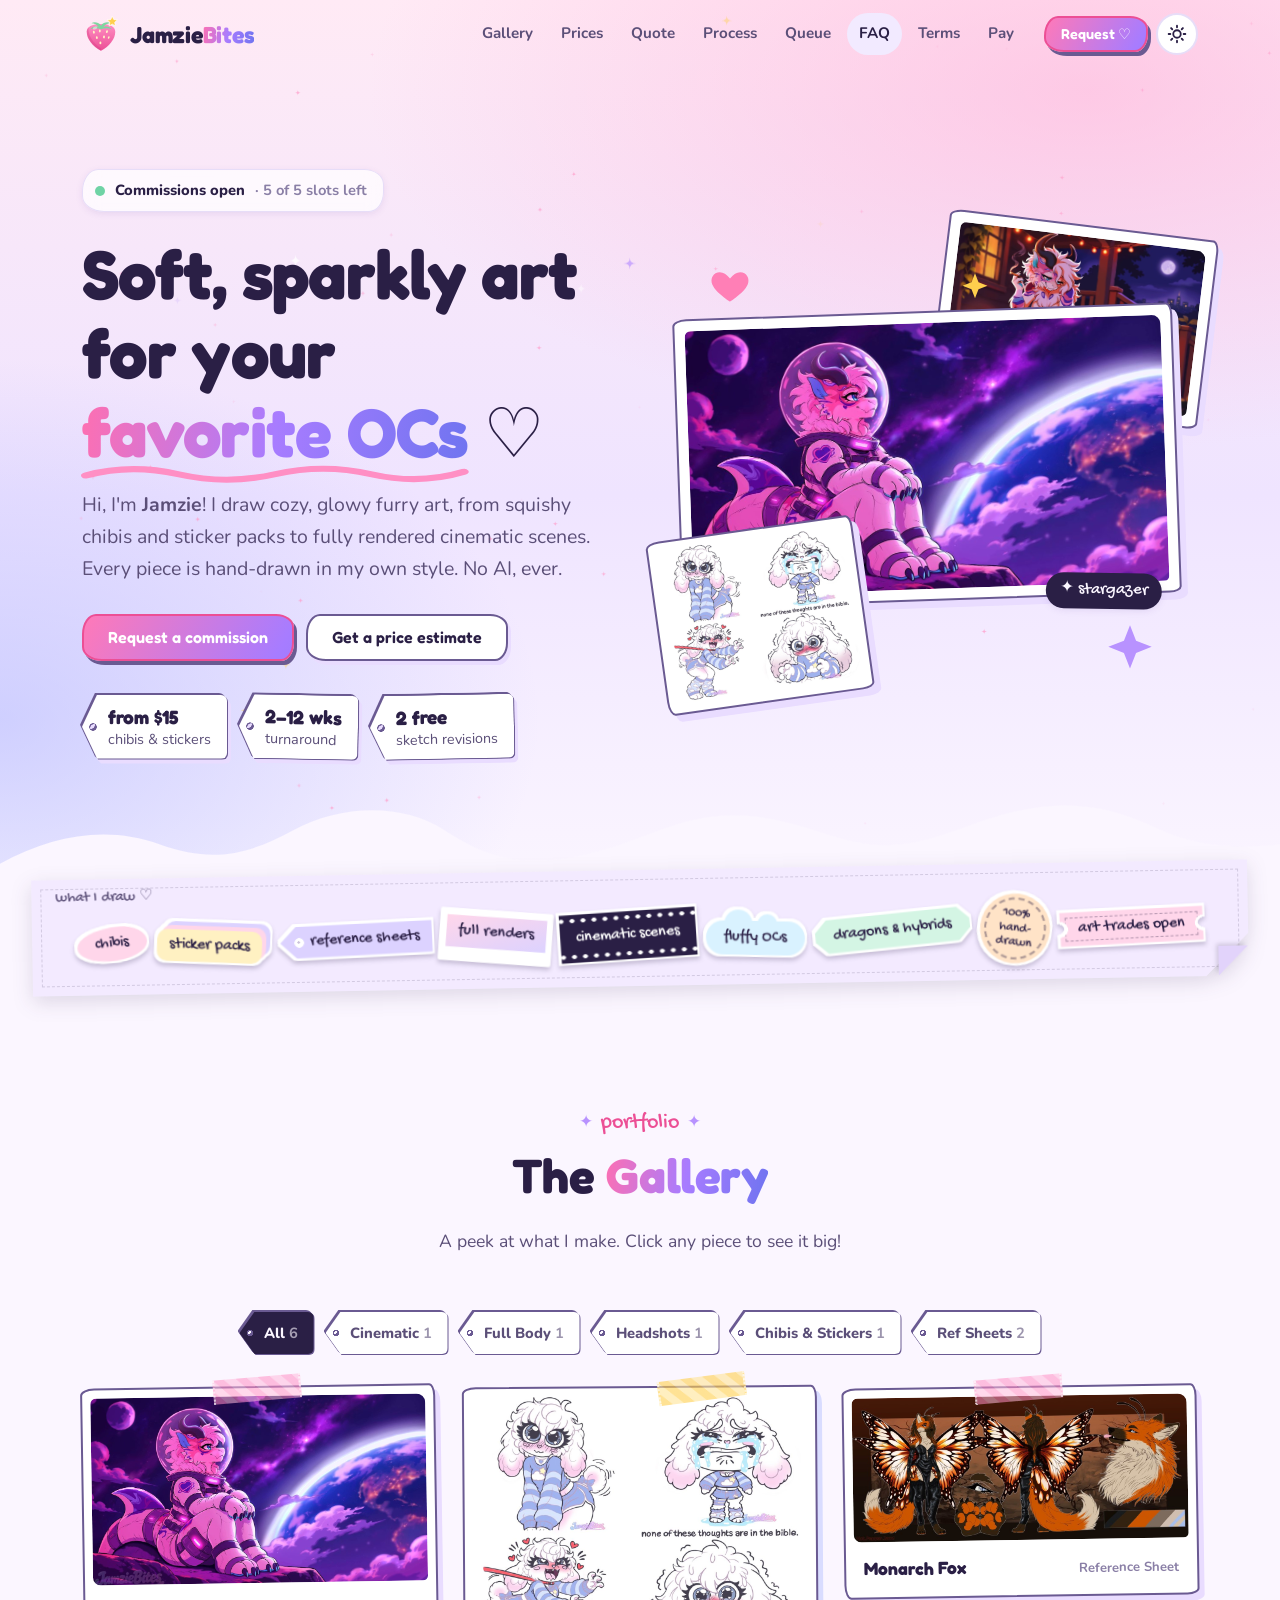
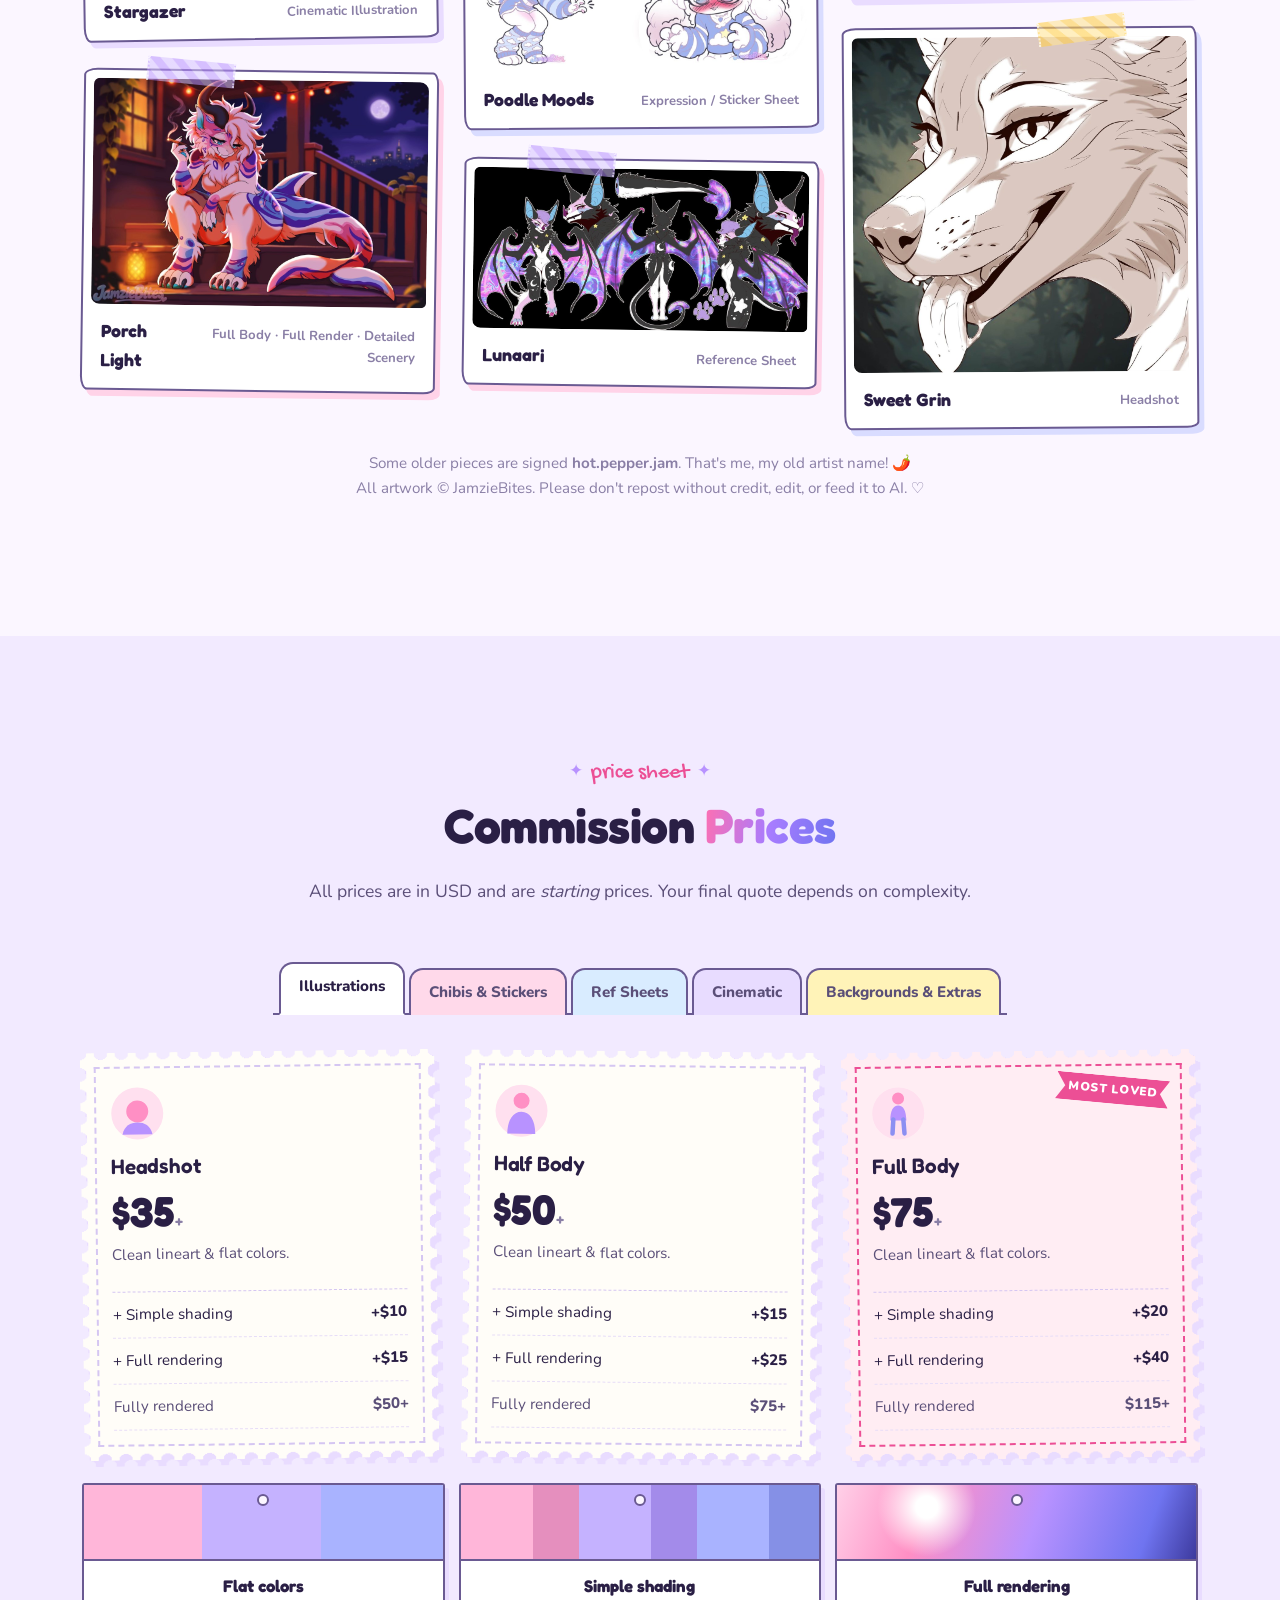
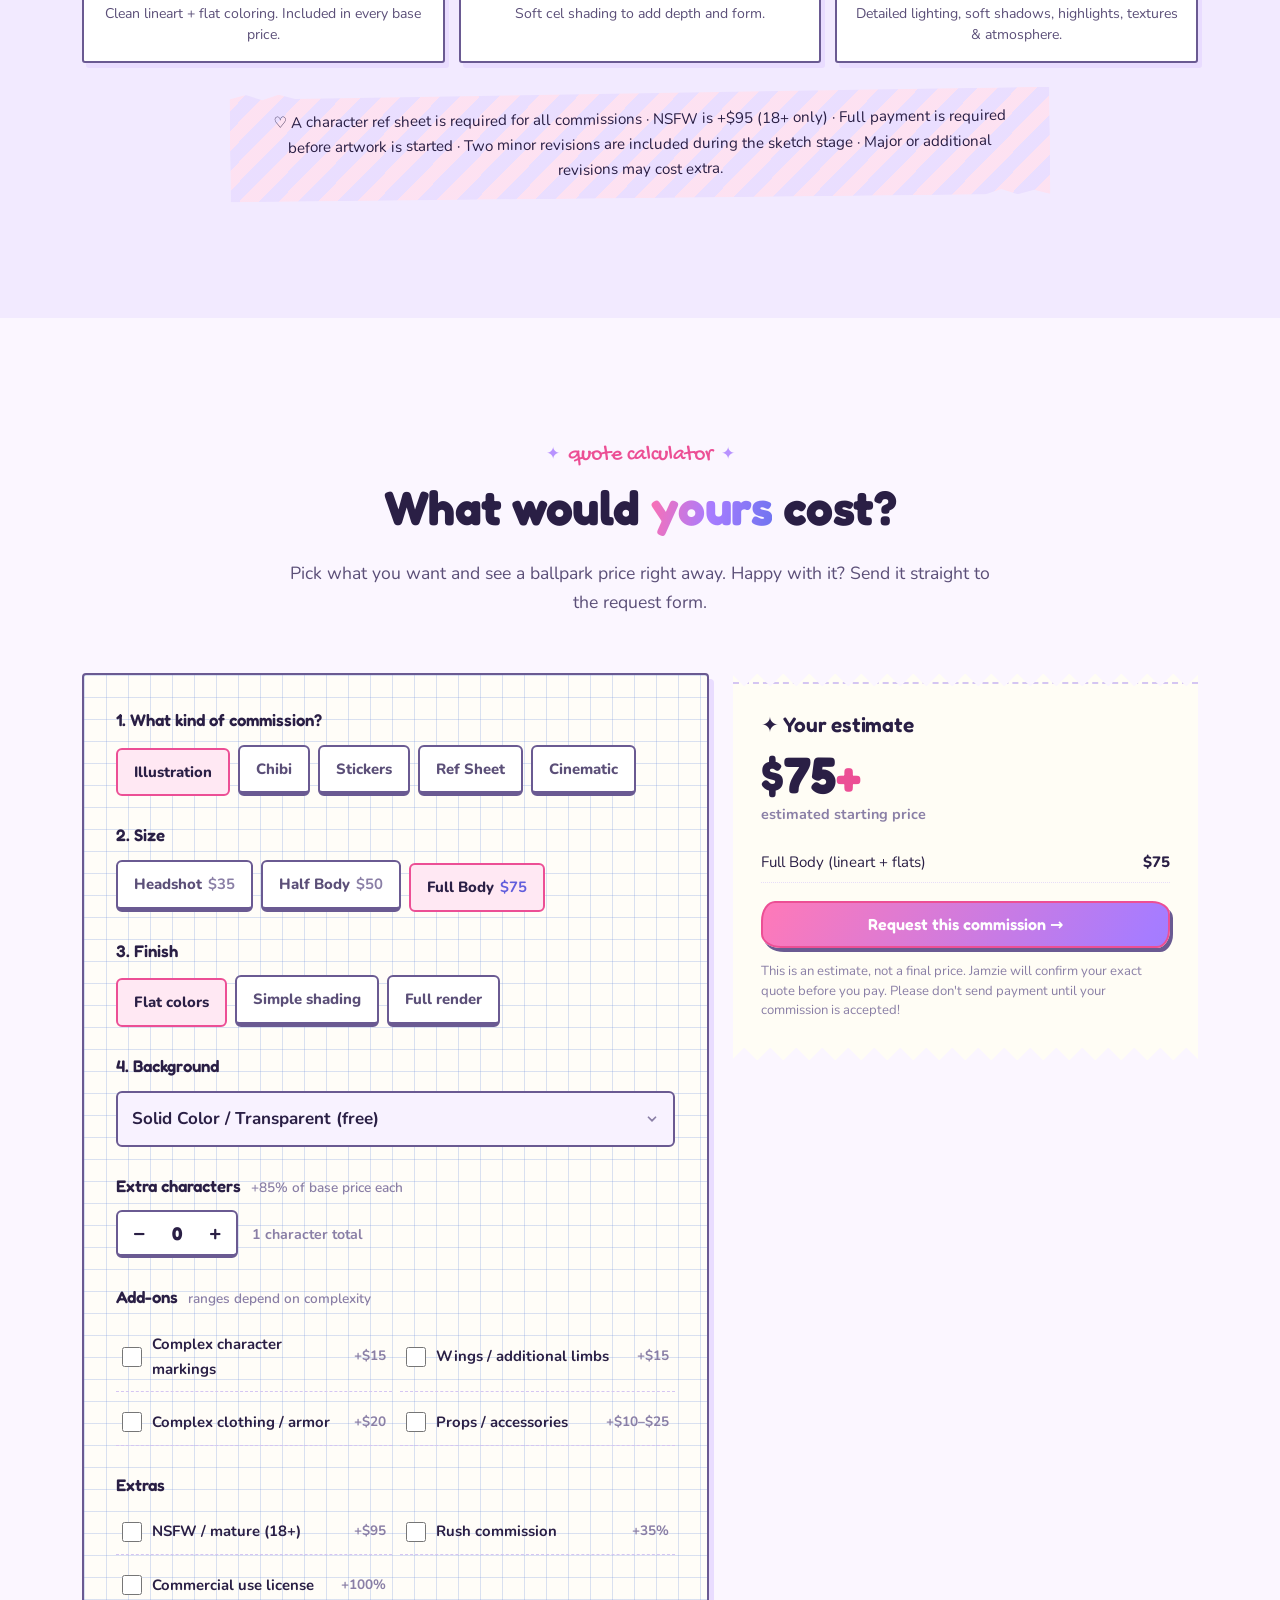
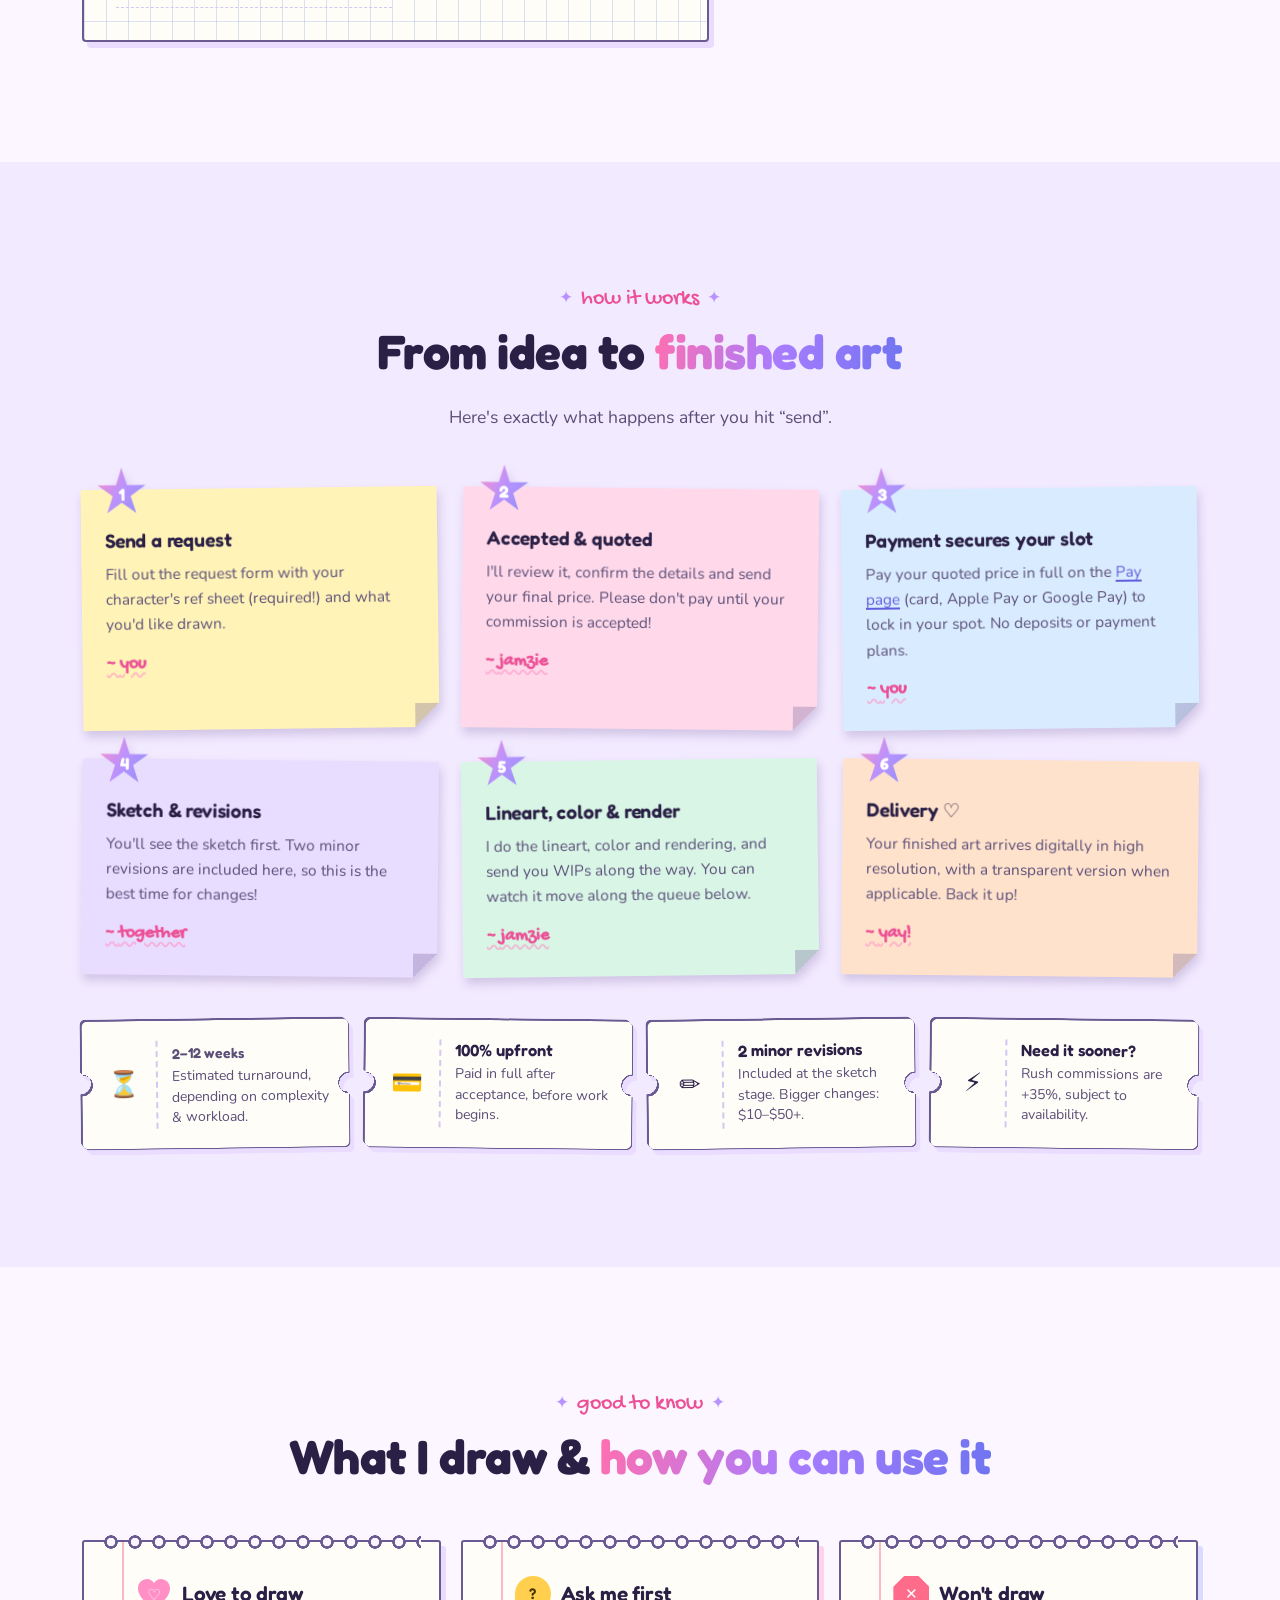
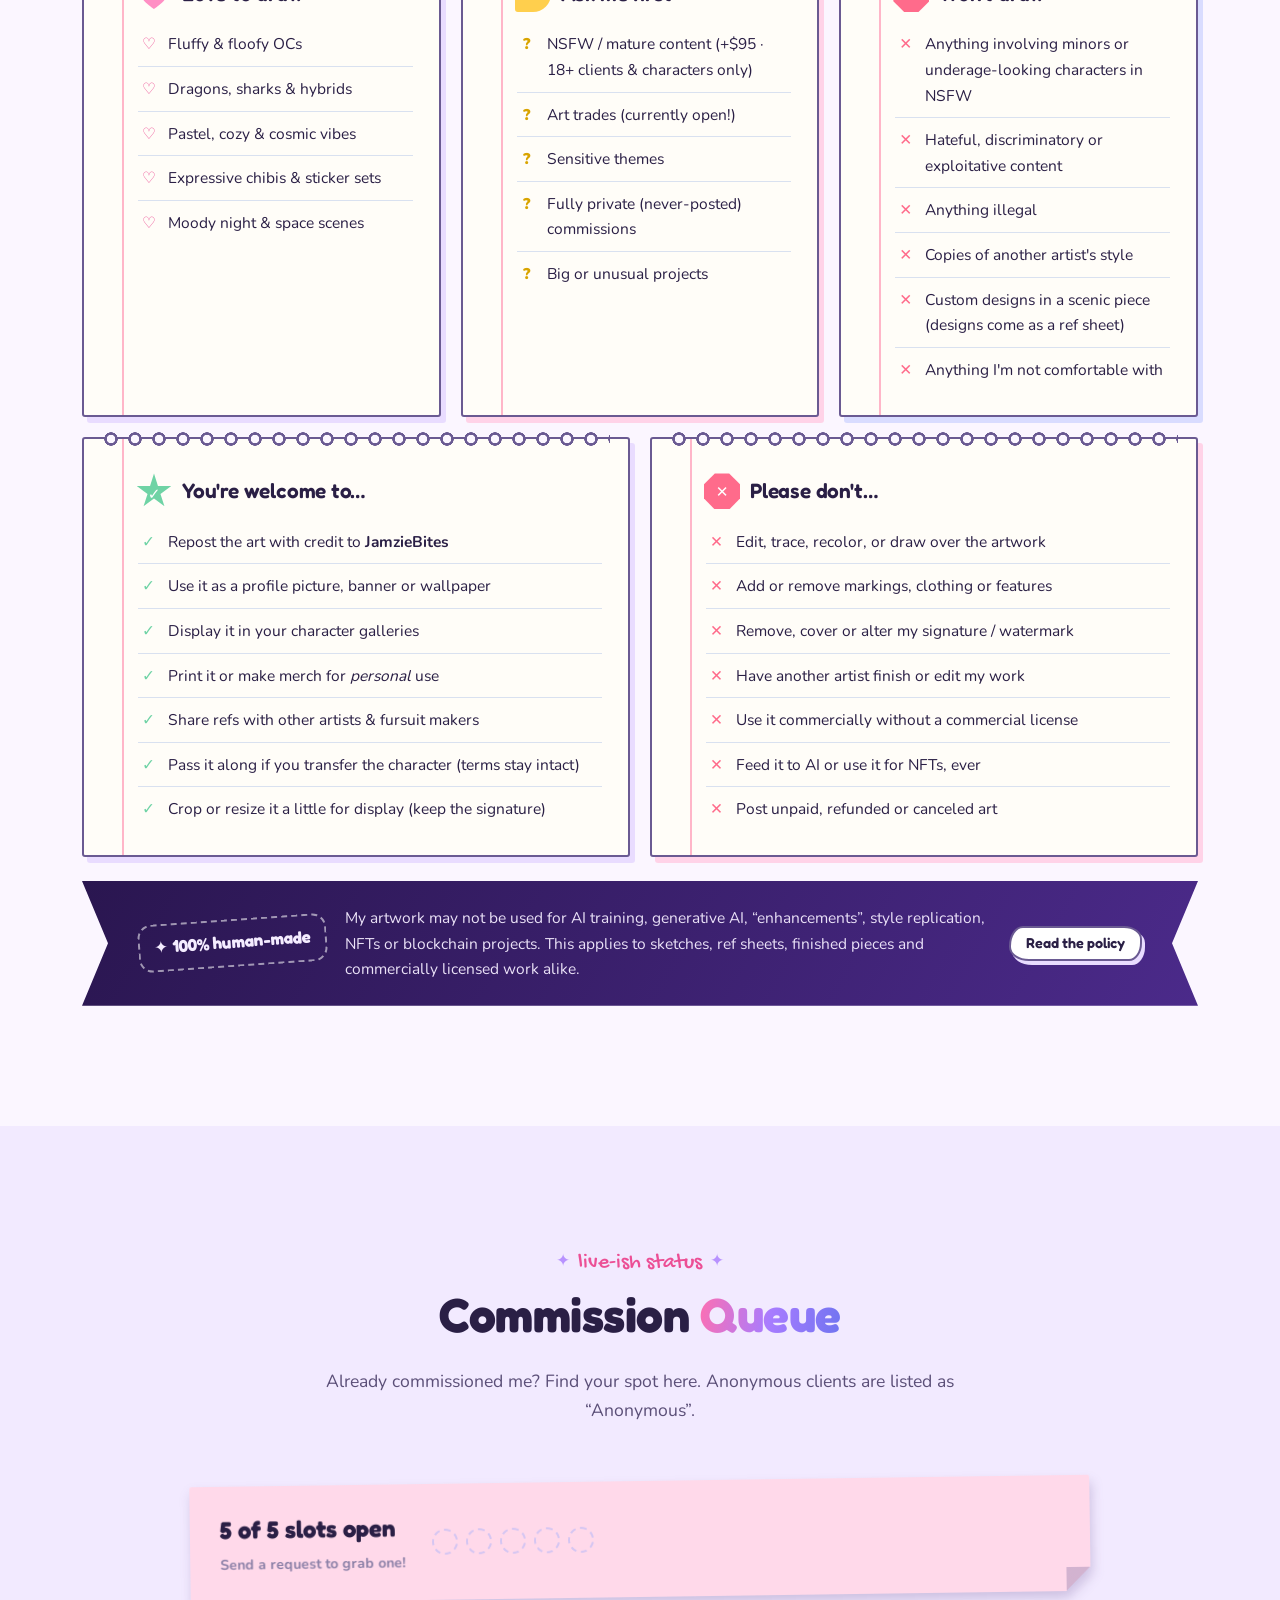
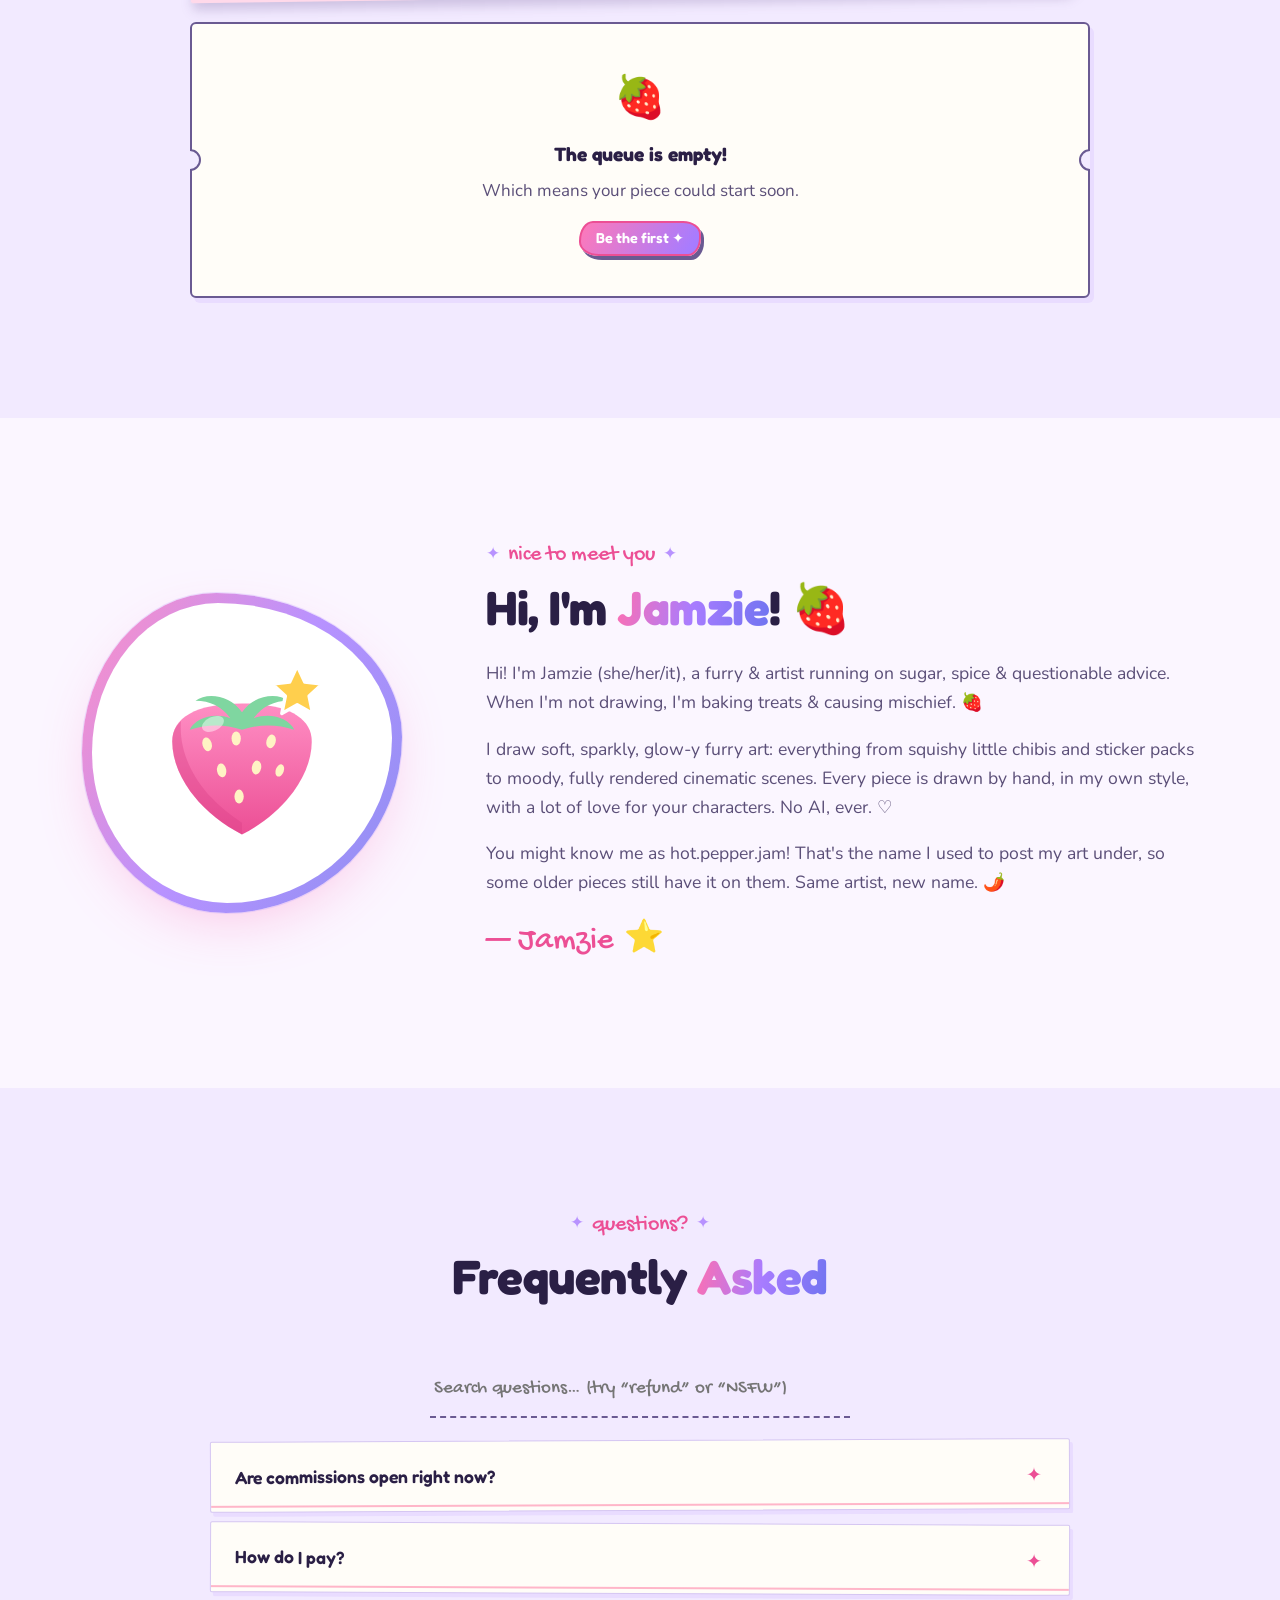
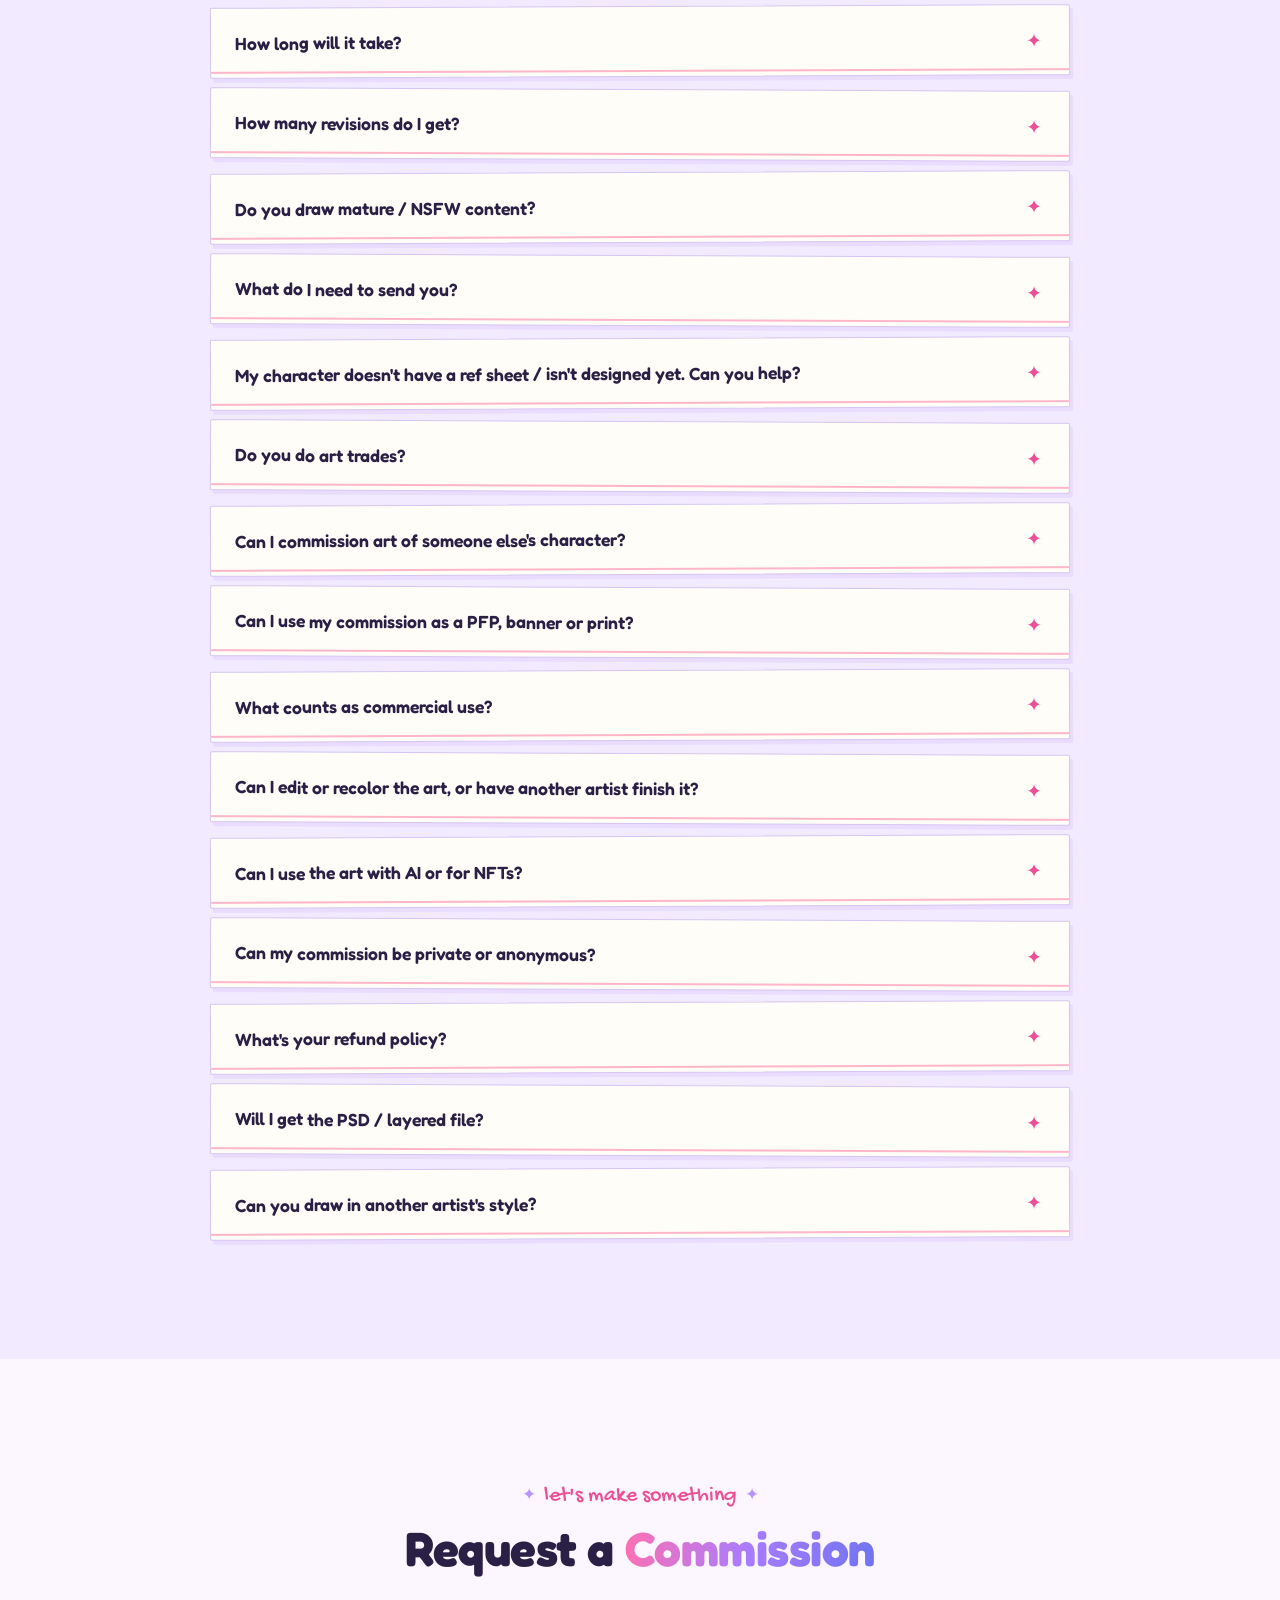
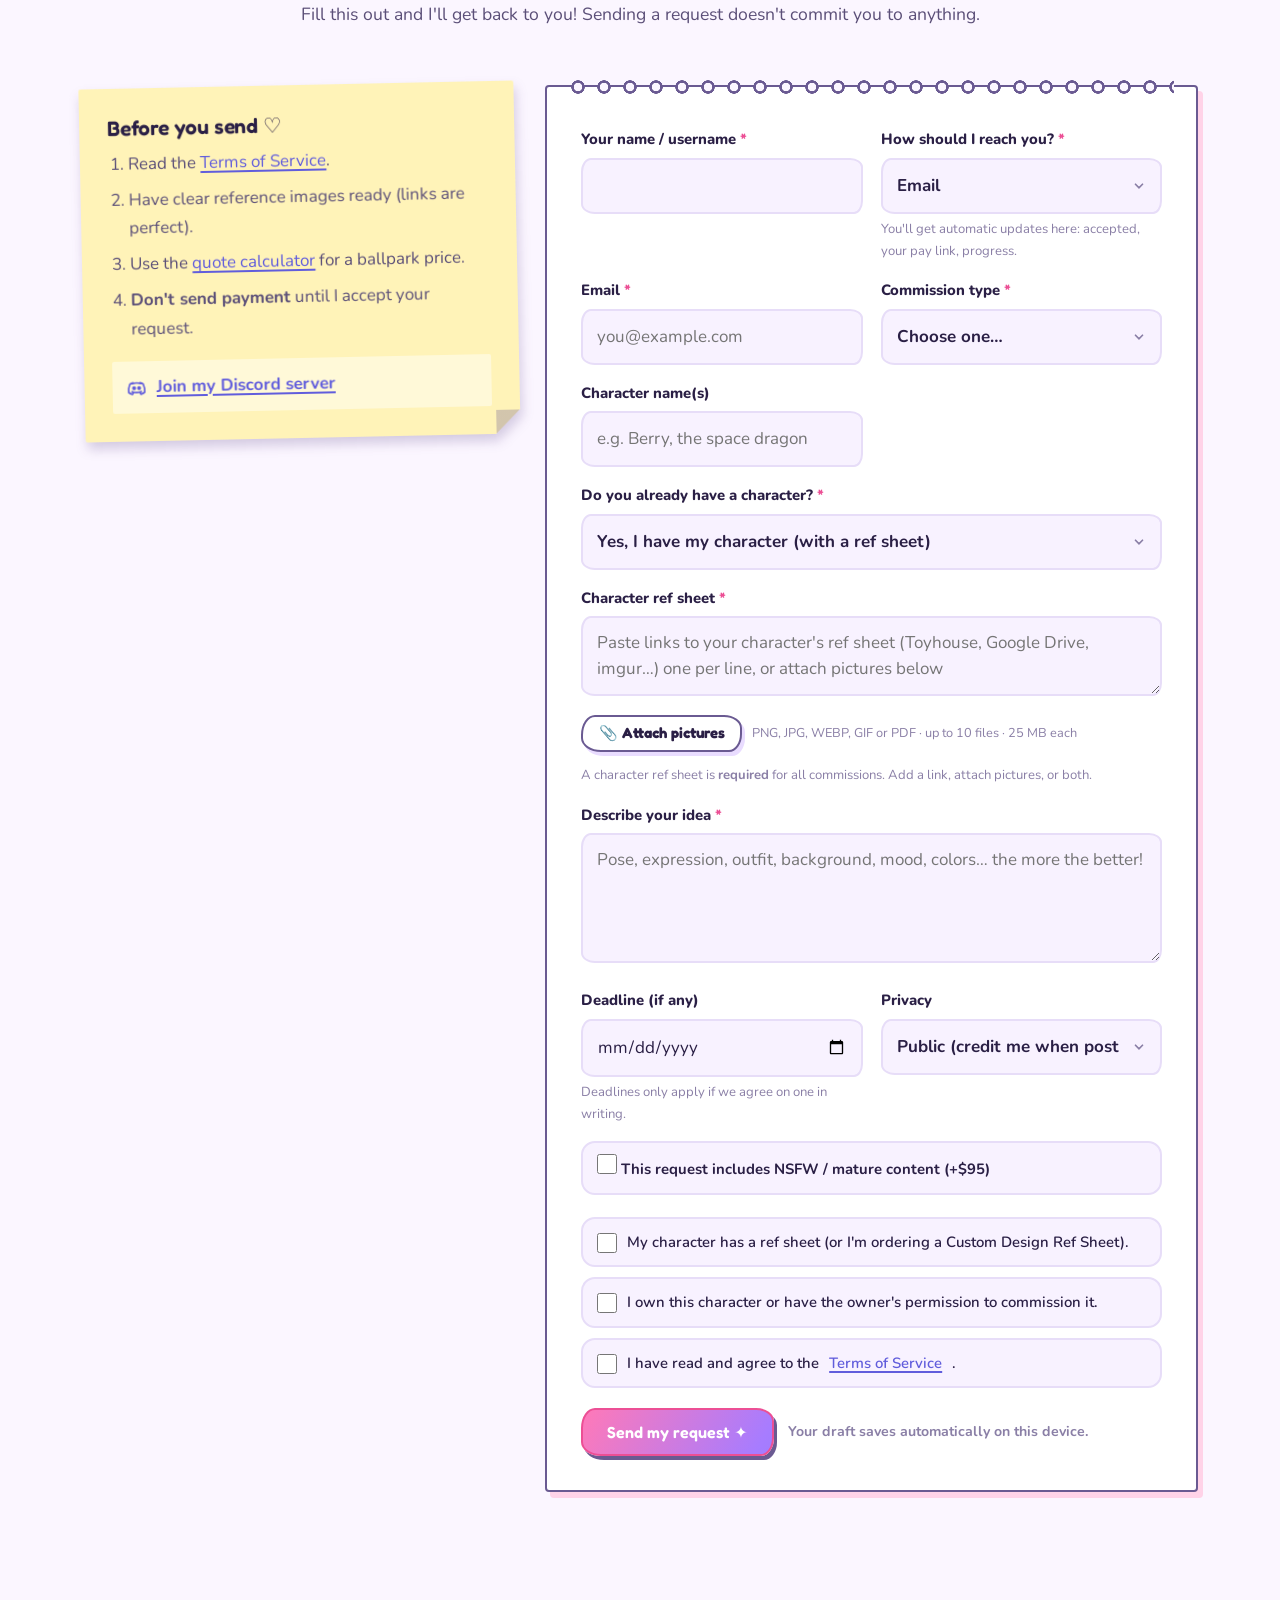
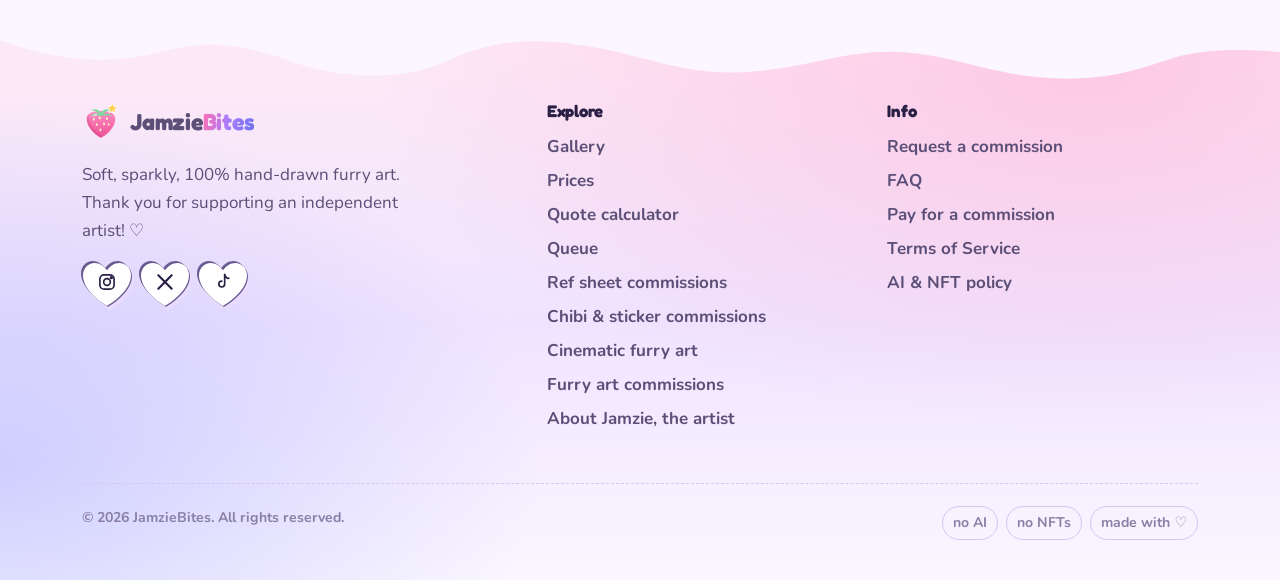
<file: index.html>
<!doctype html>
<html lang="en">
<head>
  <meta charset="utf-8">
  <meta name="viewport" content="width=device-width, initial-scale=1">
  <meta http-equiv="Content-Security-Policy" content="default-src 'self'; script-src 'self'; style-src 'self' 'unsafe-inline'; img-src 'self' data:; font-src 'self'; connect-src 'self' https://babujgeapxhrcrrrxoet.supabase.co https://formspree.io; form-action 'self'; base-uri 'self'; object-src 'none'; frame-src 'none'; manifest-src 'self'; worker-src 'none'">
  <meta name="referrer" content="strict-origin-when-cross-origin">
  <title>Jamzie | Furry Art Commissions: Chibis, Ref Sheets &amp; More | JamzieBites</title>
  <meta name="description" content="Jamzie is a furry artist (JamzieBites, formerly hot.pepper.jam) taking commissions: chibis, stickers, ref sheets, full renders &amp; cinematic furry art from $15. Hand-drawn, never AI.">
  <meta name="robots" content="index, follow, noai, noimageai">
  <meta name="theme-color" content="#ff8fc4" media="(prefers-color-scheme: light)">
  <meta name="theme-color" content="#140a30" media="(prefers-color-scheme: dark)">

  <!-- Social share previews -->
  <meta property="og:type" content="website">
  <meta property="og:site_name" content="JamzieBites">
  <meta property="og:title" content="Jamzie | Furry Art Commissions (JamzieBites)">
  <meta property="og:description" content="Jamzie is a furry artist (JamzieBites, formerly hot.pepper.jam) taking commissions: chibis, stickers, ref sheets, full renders &amp; cinematic furry art from $15. Hand-drawn, never AI.">
  <meta property="og:image" content="https://jamziebites.com/assets/og-card.jpg">
  <meta property="og:image:width" content="1200">
  <meta property="og:image:height" content="630">
  <meta property="og:image:alt" content="JamzieBites: soft, sparkly furry art. Commissions open, from $15, no AI ever.">
  <meta property="og:url" content="https://jamziebites.com/">
  <link rel="canonical" href="https://jamziebites.com/">
  <meta name="twitter:image" content="https://jamziebites.com/assets/og-card.jpg">

  <!-- Tells Google who this is and what's offered (data only, never runs) -->
  <script type="application/ld+json">
  {
    "@context": "https://schema.org",
    "@graph": [
      {
        "@type": "WebSite",
        "@id": "https://jamziebites.com/#website",
        "url": "https://jamziebites.com/",
        "name": "JamzieBites",
        "description": "Furry art commissions by Jamzie, a furry artist: chibis, stickers, reference sheets, full renders and cinematic illustrations. Hand-drawn, never AI.",
        "publisher": {
          "@id": "https://jamziebites.com/#jamzie"
        },
        "alternateName": [
          "Jamzie",
          "Jamzie Bites",
          "Jamzie Art"
        ]
      },
      {
        "@type": "Person",
        "@id": "https://jamziebites.com/#jamzie",
        "name": "Jamzie",
        "alternateName": [
          "JamzieBites",
          "Jamzie Bites",
          "hot.pepper.jam",
          "Hot Pepper Jam"
        ],
        "url": "https://jamziebites.com/",
        "jobTitle": "Furry artist",
        "knowsAbout": [
          "Furry art",
          "Furry art commissions",
          "Character reference sheets",
          "Chibi art",
          "Sticker art",
          "Digital illustration",
          "Anthro art",
          "Fursona art"
        ],
        "sameAs": [
          "https://www.instagram.com/jamziebites/",
          "https://x.com/jamziebites",
          "https://www.tiktok.com/@jamziebites",
          "https://www.furaffinity.net/user/llkassbeell/"
        ],
        "description": "Jamzie is a furry artist who draws chibis, sticker packs, reference sheets, full renders and cinematic furry art on commission. Formerly known as hot.pepper.jam.",
        "image": "https://jamziebites.com/assets/og-card.jpg"
      },
      {
        "@type": "Service",
        "name": "Furry art commissions by Jamzie",
        "serviceType": "Furry art commissions",
        "provider": {
          "@id": "https://jamziebites.com/#jamzie"
        },
        "areaServed": "Worldwide",
        "url": "https://jamziebites.com/#prices",
        "offers": {
          "@type": "AggregateOffer",
          "priceCurrency": "USD",
          "lowPrice": "15",
          "highPrice": "200",
          "description": "Stickers from $15, chibis from $25, headshots from $35, half body from $50, full body from $75, reference sheets from $120, cinematic illustrations from $190."
        }
      },
      {
        "@type": "ImageObject",
        "contentUrl": "https://jamziebites.com/assets/art/sm/stargazer-astronaut.jpg",
        "name": "Stargazer by Jamzie",
        "description": "A fluffy pink horned dragon-shark in a glowing astronaut suit and bubble helmet sits on a rock, gazing out at a purple planet and a galaxy-streaked sky. Furry art by Jamzie.",
        "creator": {
          "@id": "https://jamziebites.com/#jamzie"
        },
        "creditText": "JamzieBites",
        "copyrightNotice": "© JamzieBites. All rights reserved.",
        "license": "https://jamziebites.com/tos.html#ai",
        "acquireLicensePage": "https://jamziebites.com/#request"
      },
      {
        "@type": "ImageObject",
        "contentUrl": "https://jamziebites.com/assets/art/sm/porch-moonlight.jpg",
        "name": "Porch Light by Jamzie",
        "description": "A pink and white horned dragon-shark with purple and blue markings lounges on wooden porch steps at night, under string lights and a full moon, smoke curling from one hand. Furry art by Jamzie.",
        "creator": {
          "@id": "https://jamziebites.com/#jamzie"
        },
        "creditText": "JamzieBites",
        "copyrightNotice": "© JamzieBites. All rights reserved.",
        "license": "https://jamziebites.com/tos.html#ai",
        "acquireLicensePage": "https://jamziebites.com/#request"
      },
      {
        "@type": "ImageObject",
        "contentUrl": "https://jamziebites.com/assets/art/sm/poodle-chibi-sheet.jpg",
        "name": "Poodle Moods by Jamzie",
        "description": "Four chibi expressions of a fluffy pastel poodle in a striped periwinkle sweater: shy, sobbing, excited on a leash, and blushing, captioned 'none of these thoughts are in the bible.' Furry art by Jamzie.",
        "creator": {
          "@id": "https://jamziebites.com/#jamzie"
        },
        "creditText": "JamzieBites",
        "copyrightNotice": "© JamzieBites. All rights reserved.",
        "license": "https://jamziebites.com/tos.html#ai",
        "acquireLicensePage": "https://jamziebites.com/#request"
      },
      {
        "@type": "ImageObject",
        "contentUrl": "https://jamziebites.com/assets/art/sm/lunaari-ref-sheet.jpg",
        "name": "Lunaari by Jamzie",
        "description": "Reference sheet of Lunaari, a black and white bat creature with huge blue-lined ears, iridescent pink and purple holographic wings, moon and star markings, shown front, back and side, with two headshots, a tail detail and paw prints. Furry art by Jamzie.",
        "creator": {
          "@id": "https://jamziebites.com/#jamzie"
        },
        "creditText": "JamzieBites",
        "copyrightNotice": "© JamzieBites. All rights reserved.",
        "license": "https://jamziebites.com/tos.html#ai",
        "acquireLicensePage": "https://jamziebites.com/#request"
      },
      {
        "@type": "ImageObject",
        "contentUrl": "https://jamziebites.com/assets/art/sm/monarch-fox-ref-sheet.jpg",
        "name": "Monarch Fox by Jamzie",
        "description": "Reference sheet of an orange fox with huge monarch butterfly wings and antennae, wearing a black corset outfit, shown front and back, with a fluffy headshot, eye and paw-pad details and a color palette. Furry art by Jamzie.",
        "creator": {
          "@id": "https://jamziebites.com/#jamzie"
        },
        "creditText": "JamzieBites",
        "copyrightNotice": "© JamzieBites. All rights reserved.",
        "license": "https://jamziebites.com/tos.html#ai",
        "acquireLicensePage": "https://jamziebites.com/#request"
      },
      {
        "@type": "ImageObject",
        "contentUrl": "https://jamziebites.com/assets/art/sm/sweet-grin-headshot.jpg",
        "name": "Sweet Grin by Jamzie",
        "description": "Close-up headshot of a pale, cream-toned canine with long lashes and a wide, happy grin, tongue out, in front of a soft dark forest background. Furry art by Jamzie.",
        "creator": {
          "@id": "https://jamziebites.com/#jamzie"
        },
        "creditText": "JamzieBites",
        "copyrightNotice": "© JamzieBites. All rights reserved.",
        "license": "https://jamziebites.com/tos.html#ai",
        "acquireLicensePage": "https://jamziebites.com/#request"
      }
    ]
  }
  </script>
  <meta name="twitter:card" content="summary_large_image">
  <meta name="twitter:site" content="@jamziebites">

  <link rel="icon" href="assets/logo.svg" type="image/svg+xml">
  <link rel="apple-touch-icon" href="assets/logo.svg">
  <link rel="manifest" href="site.webmanifest">

  <link rel="stylesheet" href="assets/fonts/fonts.css">
  <link rel="stylesheet" href="assets/styles.css">

  <!-- Pick the theme before paint so there's no flash -->
  <script src="assets/theme-init.js"></script>
  <script src="config.js"></script>
</head>
<body>
  <a class="skip-link" href="#main">Skip to content</a>

  <!-- ============ HEADER ============ -->
  <header class="site-header" id="top">
    <nav class="container nav" aria-label="Main">
      <a class="logo" href="#top" aria-label="JamzieBites home">
        <img class="logo-mark" src="assets/logo.svg" alt="" width="38" height="38">
        <span class="logo-word">Jamzie<span class="grad-text">Bites</span></span>
      </a>
      <ul class="nav-links" id="nav-links">
        <li><a href="#gallery">Gallery</a></li>
        <li><a href="#prices">Prices</a></li>
        <li><a href="#quote">Quote</a></li>
        <li><a href="#process">Process</a></li>
        <li><a href="#queue">Queue</a></li>
        <li><a href="#faq">FAQ</a></li>
        <li><a href="tos.html">Terms</a></li>
        <li><a href="pay.html">Pay</a></li>
      </ul>
      <div class="nav-actions">
        <a class="btn btn-primary btn-sm" href="#request">Request ♡</a>
        <button class="icon-btn theme-toggle" type="button" aria-label="Switch light / dark theme" title="Daydream / Stargazer">
          <svg class="sun" viewBox="0 0 24 24" fill="none" stroke="currentColor" stroke-width="2.2" stroke-linecap="round"><circle cx="12" cy="12" r="4.5"/><path d="M12 2v2M12 20v2M4.9 4.9l1.4 1.4M17.7 17.7l1.4 1.4M2 12h2M20 12h2M4.9 19.1l1.4-1.4M17.7 6.3l1.4-1.4"/></svg>
          <svg class="moon" viewBox="0 0 24 24" fill="none" stroke="currentColor" stroke-width="2.2" stroke-linecap="round" stroke-linejoin="round"><path d="M20.5 14.5A8.5 8.5 0 0 1 9.5 3.5a8.5 8.5 0 1 0 11 11z"/><path d="M17 3l.6 1.4L19 5l-1.4.6L17 7l-.6-1.4L15 5l1.4-.6z" fill="currentColor"/></svg>
        </button>
        <button class="icon-btn menu-toggle" type="button" aria-label="Open menu" aria-expanded="false" aria-controls="nav-links">
          <svg viewBox="0 0 24 24" fill="none" stroke="currentColor" stroke-width="2.4" stroke-linecap="round"><path d="M4 7h16M4 12h16M4 17h16"/></svg>
        </button>
      </div>
    </nav>
  </header>

  <main id="main">
    <!-- ============ HERO ============ -->
    <section class="hero" aria-labelledby="hero-title">
      <canvas id="sky" aria-hidden="true"></canvas>
      <div class="container hero-grid">
        <div class="hero-copy">
          <a class="status-pill" href="#queue" data-status="open" id="status-pill">
            <span class="status-dot" aria-hidden="true"></span>
            <span id="status-text">Commissions open</span>
            <span class="slots" id="status-slots"></span>
          </a>
          <h1 id="hero-title">
            Soft, sparkly art<br>
            <span class="line2">for your <span class="squiggle grad-text">favorite OCs<svg viewBox="0 0 200 20" preserveAspectRatio="none" aria-hidden="true"><path d="M2 12 Q 25 2, 50 11 T 100 11 T 150 11 T 198 9"/></svg></span> ♡</span>
          </h1>
          <p class="hero-lead">Hi, I'm <strong>Jamzie</strong>! I draw cozy, glowy furry art, from squishy chibis and sticker packs to fully rendered cinematic scenes. Every piece is hand-drawn in my own style. No AI, ever.</p>
          <div class="hero-ctas">
            <a class="btn btn-primary" href="#request">Request a commission</a>
            <a class="btn" href="#quote">Get a price estimate</a>
          </div>
          <ul class="hero-stats">
            <li><strong>from $15</strong>chibis &amp; stickers</li>
            <li><strong id="stat-turnaround">2–12 wks</strong>turnaround</li>
            <li><strong>2 free</strong>sketch revisions</li>
          </ul>
        </div>

        <div class="hero-art protect" aria-label="Featured artwork">
          <figure class="frame frame-back">
            <img src="assets/art/sm/porch-moonlight.jpg" width="2000" height="1350" alt="Pink dragon-shark character lounging on porch steps under string lights at night. Furry art by Jamzie." fetchpriority="high">
          </figure>
          <figure class="frame frame-main">
            <img src="assets/art/sm/stargazer-astronaut.jpg" width="2000" height="1119" alt="Fluffy pink dragon-shark astronaut sitting on a rock, gazing at a glowing purple planet. Furry art by Jamzie." fetchpriority="high">
            <figcaption>✦ stargazer</figcaption>
          </figure>
          <figure class="frame frame-side">
            <img src="assets/art/sm/poodle-chibi-sheet.jpg" width="2000" height="1650" decoding="async" alt="Sheet of four chibi poodle expressions in a striped sweater. Furry art by Jamzie.">
          </figure>
          <svg class="float-deco d1" viewBox="0 0 24 24" aria-hidden="true"><path d="M12 21s-7.5-4.6-9.6-9.2C.9 8.5 3 5 6.4 5c2.1 0 3.6 1.2 5.6 3.4C14 6.2 15.5 5 17.6 5 21 5 23.1 8.5 21.6 11.8 19.5 16.4 12 21 12 21z" fill="#ff7fb6"/></svg>
          <svg class="float-deco d2" viewBox="0 0 24 24" aria-hidden="true"><path d="M12 1l2.8 7.2L22 11l-7.2 2.8L12 21l-2.8-7.2L2 11l7.2-2.8z" fill="#ffcf4d"/></svg>
          <svg class="float-deco d3" viewBox="0 0 24 24" aria-hidden="true"><path d="M12 1l2.8 7.2L22 11l-7.2 2.8L12 21l-2.8-7.2L2 11l7.2-2.8z" fill="#b892ff"/></svg>
        </div>
      </div>
      <div class="hero-clouds" aria-hidden="true">
        <svg viewBox="0 0 1440 120" preserveAspectRatio="none"><path fill="currentColor" d="M0 80c60-30 120-40 180-20s100 10 150-15 120-30 170 0 90 40 160 25 110-45 180-40 110 35 170 30 100-35 170-40 110 20 140 30 70 15 120 10V120H0z"/></svg>
      </div>
    </section>

    <!-- ============ STICKER SHEET ============ -->
    <div class="sticker-sheet-wrap" aria-hidden="true">
      <div class="container">
        <div class="sticker-sheet">
          <span class="sheet-label">what I draw ♡</span>
          <span class="stk s-blob"><b>chibis</b></span>
          <span class="stk s-pile"><b>sticker packs</b></span>
          <span class="stk s-tag"><b>reference sheets</b></span>
          <span class="stk s-polaroid"><b>full renders</b></span>
          <span class="stk s-film"><b>cinematic scenes</b></span>
          <span class="stk s-cloud"><b>fluffy OCs</b></span>
          <span class="stk s-octa"><b>dragons &amp; hybrids</b></span>
          <span class="stk s-stamp"><b>100% hand-drawn</b></span>
          <span class="stk s-ticket"><b>art trades open</b></span>
        </div>
      </div>
    </div>

    <!-- ============ GALLERY ============ -->
    <section class="section" id="gallery" aria-labelledby="gallery-title">
      <div class="container">
        <div class="section-head reveal">
          <div class="eyebrow">portfolio</div>
          <h2 id="gallery-title">The <span class="grad-text">Gallery</span></h2>
          <p>A peek at what I make. Click any piece to see it big!</p>
        </div>
        <div class="filters reveal" id="gallery-filters" role="group" aria-label="Filter gallery"></div>
        <div class="gallery protect" id="gallery-grid"></div>
        <p class="gallery-swipe" aria-hidden="true">swipe for more ⟶</p>
        <p class="gallery-note">Some older pieces are signed <strong>hot.pepper.jam</strong>. That's me, my old artist name! 🌶️<br>All artwork © JamzieBites. Please don't repost without credit, edit, or feed it to AI. ♡</p>
      </div>
    </section>

    <!-- ============ PRICES ============ -->
    <section class="section alt" id="prices" aria-labelledby="prices-title">
      <div class="container">
        <div class="section-head reveal">
          <div class="eyebrow">price sheet</div>
          <h2 id="prices-title">Commission <span class="grad-text">Prices</span></h2>
          <p>All prices are in USD and are <em>starting</em> prices. Your final quote depends on complexity.</p>
        </div>

        <div class="tabs reveal" role="tablist" aria-label="Price categories">
          <button class="tab" role="tab" id="tab-ill" aria-controls="panel-ill" aria-selected="true">Illustrations</button>
          <button class="tab" role="tab" id="tab-chibi" aria-controls="panel-chibi" aria-selected="false" tabindex="-1">Chibis &amp; Stickers</button>
          <button class="tab" role="tab" id="tab-ref" aria-controls="panel-ref" aria-selected="false" tabindex="-1">Ref Sheets</button>
          <button class="tab" role="tab" id="tab-cine" aria-controls="panel-cine" aria-selected="false" tabindex="-1">Cinematic</button>
          <button class="tab" role="tab" id="tab-extra" aria-controls="panel-extra" aria-selected="false" tabindex="-1">Backgrounds &amp; Extras</button>
        </div>

        <div class="tab-panel" role="tabpanel" id="panel-ill" aria-labelledby="tab-ill">
          <div class="price-grid" id="price-standard"></div>
          <div class="finish-compare">
            <div class="card finish"><div class="swatch flat"></div><b>Flat colors</b><p>Clean lineart + flat coloring. Included in every base price.</p></div>
            <div class="card finish"><div class="swatch shade"></div><b>Simple shading</b><p>Soft cel shading to add depth and form.</p></div>
            <div class="card finish"><div class="swatch render"></div><b>Full rendering</b><p>Detailed lighting, soft shadows, highlights, textures &amp; atmosphere.</p></div>
          </div>
        </div>

        <div class="tab-panel" role="tabpanel" id="panel-chibi" aria-labelledby="tab-chibi" hidden>
          <div class="two-col">
            <div class="card price-card">
              <svg class="pc-icon" viewBox="0 0 54 54" aria-hidden="true"><circle cx="27" cy="27" r="26" fill="var(--pink-soft)"/><circle cx="27" cy="30" r="14" fill="var(--pink)"/><circle cx="21" cy="29" r="2.5" fill="#2a1f45"/><circle cx="33" cy="29" r="2.5" fill="#2a1f45"/><path d="M24 35q3 2.5 6 0" stroke="#2a1f45" stroke-width="2" fill="none" stroke-linecap="round"/><circle cx="16" cy="18" r="6" fill="var(--pink)"/><circle cx="38" cy="18" r="6" fill="var(--pink)"/></svg>
              <h3>Chibi Commissions</h3>
              <p class="desc">Tiny, squishy, extra-expressive versions of your character.</p>
              <ul class="price-rows" id="price-chibi"></ul>
            </div>
            <div class="card price-card featured">
              <span class="ribbon">great for emotes</span>
              <svg class="pc-icon" viewBox="0 0 54 54" aria-hidden="true"><rect x="6" y="8" width="34" height="34" rx="10" fill="var(--lilac)" transform="rotate(-8 23 25)"/><rect x="14" y="13" width="34" height="34" rx="10" fill="var(--peri)" stroke="#fff" stroke-width="3"/><path d="M31 21l2.3 5 5.4.6-4 3.7 1.1 5.3L31 33l-4.8 2.6 1.1-5.3-4-3.7 5.4-.6z" fill="#ffcf4d"/></svg>
              <h3>Sticker Commissions</h3>
              <p class="desc">Perfect for Discord, Telegram, streams &amp; printing at home.</p>
              <ul class="price-rows" id="price-stickers"></ul>
            </div>
          </div>
        </div>

        <div class="tab-panel" role="tabpanel" id="panel-ref" aria-labelledby="tab-ref" hidden>
          <div class="two-col" id="price-ref"></div>
          <p class="price-note">✦ <strong>No ref sheet yet?</strong> Add a custom character design (+$50) to either sheet and I'll design your character from scratch. Custom designs are only available as a ref sheet, not in scenic pieces.<br>Extra expressions are <strong id="expr-price">+$15</strong> each. Additional views, outfits, accessories &amp; redesigns are quoted separately.</p>
        </div>

        <div class="tab-panel" role="tabpanel" id="panel-cine" aria-labelledby="tab-cine" hidden>
          <div class="two-col">
            <div class="card price-card featured">
              <span class="ribbon">premium</span>
              <svg class="pc-icon" viewBox="0 0 54 54" aria-hidden="true"><circle cx="27" cy="27" r="26" fill="#2a1650"/><circle cx="34" cy="36" r="14" fill="#6f74f0"/><path d="M14 40a24 10 -18 0 1 40-14" stroke="#c6a6ff" stroke-width="2.5" fill="none"/><circle cx="16" cy="16" r="4" fill="#ff8fd0"/><circle cx="30" cy="12" r="1.3" fill="#fff"/><circle cx="42" cy="20" r="1.3" fill="#fff"/><circle cx="12" cy="28" r="1.1" fill="#fff"/></svg>
              <h3>Cinematic Illustrations</h3>
              <div class="price"><span id="price-cine">$190</span><small>+</small></div>
              <p class="desc">Fully rendered illustrations with a whole environment, dramatic lighting and lots of atmosphere. Basically the movie-poster treatment.</p>
              <ul class="check-list">
                <li>Full rendering included</li>
                <li>Immersive, story-driven environment</li>
                <li>Complex lighting &amp; atmosphere</li>
                <li>Great as a wallpaper, banner or print</li>
              </ul>
            </div>
            <figure class="card protect" style="margin:0;padding:10px;">
              <img src="assets/art/sm/stargazer-astronaut.jpg" width="2000" height="1119" decoding="async" alt="Example cinematic illustration: a pink dragon-shark astronaut gazing at a purple planet. Furry art by Jamzie." loading="lazy" style="border-radius:16px">
              <figcaption style="padding:12px 8px 4px;color:var(--muted);font-weight:700;font-size:.9rem">Example: “Stargazer”, a cinematic illustration</figcaption>
            </figure>
          </div>
        </div>

        <div class="tab-panel" role="tabpanel" id="panel-extra" aria-labelledby="tab-extra" hidden>
          <h3 style="text-align:center;margin-bottom:18px">Backgrounds</h3>
          <div class="bg-list" id="price-bg"></div>
          <h3 style="text-align:center;margin:40px 0 18px">Additional charges</h3>
          <div class="card" style="max-width:760px;margin:0 auto;overflow-x:auto">
            <table class="addon-table">
              <thead><tr><th scope="col">Extra</th><th scope="col">Price</th></tr></thead>
              <tbody id="price-addons"></tbody>
            </table>
          </div>
        </div>

        <p class="price-note reveal">♡ A character ref sheet is required for all commissions · NSFW is +$95 (18+ only) · Full payment is required before artwork is started · Two minor revisions are included during the sketch stage · Major or additional revisions may cost extra.</p>
      </div>
    </section>

    <!-- ============ QUOTE CALCULATOR ============ -->
    <section class="section" id="quote" aria-labelledby="quote-title">
      <div class="container">
        <div class="section-head reveal">
          <div class="eyebrow">quote calculator</div>
          <h2 id="quote-title">What would <span class="grad-text">yours</span> cost?</h2>
          <p>Pick what you want and see a ballpark price right away. Happy with it? Send it straight to the request form.</p>
        </div>

        <div class="calc">
          <form class="card calc-form" id="calc" aria-label="Commission quote calculator">
            <fieldset class="field-group">
              <legend>1. What kind of commission?</legend>
              <div class="seg" id="calc-type">
                <label><input type="radio" name="type" value="standard" checked><span>Illustration</span></label>
                <label><input type="radio" name="type" value="chibi"><span>Chibi</span></label>
                <label><input type="radio" name="type" value="sticker"><span>Stickers</span></label>
                <label><input type="radio" name="type" value="ref"><span>Ref Sheet</span></label>
                <label><input type="radio" name="type" value="cinematic"><span>Cinematic</span></label>
              </div>
            </fieldset>

            <!-- Illustration -->
            <div class="calc-panel" data-for="standard">
              <fieldset class="field-group">
                <legend>2. Size</legend>
                <div class="seg" id="calc-size"></div>
              </fieldset>
              <fieldset class="field-group">
                <legend>3. Finish</legend>
                <div class="seg" id="calc-finish"></div>
              </fieldset>
              <div class="field-group">
                <label class="field-label" for="calc-bg">4. Background</label>
                <select class="select" id="calc-bg" name="bg"></select>
              </div>
            </div>

            <!-- Chibi -->
            <div class="calc-panel" data-for="chibi" hidden>
              <fieldset class="field-group">
                <legend>2. Size</legend>
                <div class="seg" id="calc-chibi"></div>
              </fieldset>
            </div>

            <!-- Stickers -->
            <div class="calc-panel" data-for="sticker" hidden>
              <fieldset class="field-group">
                <legend>2. How many?</legend>
                <div class="seg" id="calc-sticker"></div>
              </fieldset>
            </div>

            <!-- Cinematic: everything is included, so there's nothing to pick here -->
            <div class="calc-panel" data-for="cinematic" hidden>
              <div class="field-group calc-included">
                <span class="field-label">2. What's included</span>
                <ul class="check-list">
                  <li>Full rendering</li>
                  <li>Immersive, story-driven environment</li>
                  <li>Complex lighting &amp; atmosphere</li>
                </ul>
                <p class="calc-note">Cinematic pieces are priced as a complete scene, so there's no size, finish or background to choose. Add extra characters, add-ons and extras below.</p>
              </div>
            </div>

            <!-- Ref sheet -->
            <div class="calc-panel" data-for="ref" hidden>
              <fieldset class="field-group">
                <legend>2. Sheet type</legend>
                <div class="seg" id="calc-ref"></div>
              </fieldset>
              <div class="field-group">
                <span class="field-label" id="expr-label">3. Extra expressions <span class="hint" id="expr-hint">+$15 each</span></span>
                <div class="stepper-row">
                  <div class="stepper" role="group" aria-labelledby="expr-label">
                    <button type="button" data-step="expr" data-delta="-1" aria-label="Fewer expressions">−</button>
                    <output id="calc-expr" aria-live="polite">0</output>
                    <button type="button" data-step="expr" data-delta="1" aria-label="More expressions">+</button>
                  </div>
                </div>
              </div>
            </div>

            <!-- Extra characters (illustration / chibi / cinematic) -->
            <div class="field-group" id="chars-group">
              <span class="field-label" id="chars-label">Extra characters <span class="hint">+85% of base price each</span></span>
              <div class="stepper-row">
                <div class="stepper" role="group" aria-labelledby="chars-label">
                  <button type="button" data-step="chars" data-delta="-1" aria-label="Fewer characters">−</button>
                  <output id="calc-chars" aria-live="polite">0</output>
                  <button type="button" data-step="chars" data-delta="1" aria-label="More characters">+</button>
                </div>
                <small id="chars-total">1 character total</small>
              </div>
            </div>

            <fieldset class="field-group">
              <legend>Add-ons <span class="hint">ranges depend on complexity</span></legend>
              <div class="checks" id="calc-addons"></div>
            </fieldset>

            <fieldset class="field-group" style="margin-bottom:0">
              <legend>Extras</legend>
              <div class="checks">
                <label class="check"><input type="checkbox" id="calc-nsfw"> NSFW / mature (18+) <em id="calc-nsfw-price">+$95</em></label>
                <label class="check"><input type="checkbox" id="calc-rush"> Rush commission <em>+35%</em></label>
                <label class="check"><input type="checkbox" id="calc-commercial"> Commercial use license <em>+100%</em></label>
              </div>
            </fieldset>
          </form>

          <aside class="card quote" aria-live="polite" aria-labelledby="quote-h">
            <h3 id="quote-h">✦ Your estimate</h3>
            <div class="quote-total" id="quote-total">$75<span class="plus">+</span></div>
            <p class="quote-sub" id="quote-sub">starting price</p>
            <ul class="quote-lines" id="quote-lines"></ul>
            <button class="btn btn-primary" type="button" id="quote-send">Request this commission →</button>
            <p class="fine">This is an estimate, not a final price. Jamzie will confirm your exact quote before you pay. Please don't send payment until your commission is accepted!</p>
          </aside>
        </div>
      </div>
    </section>

    <!-- ============ PROCESS ============ -->
    <section class="section alt" id="process" aria-labelledby="process-title">
      <div class="container">
        <div class="section-head reveal">
          <div class="eyebrow">how it works</div>
          <h2 id="process-title">From idea to <span class="grad-text">finished art</span></h2>
          <p>Here's exactly what happens after you hit “send”.</p>
        </div>
        <ol class="steps">
          <li class="card step reveal"><h3>Send a request</h3><p>Fill out the request form with your character's ref sheet (required!) and what you'd like drawn.</p><span class="tag">you</span></li>
          <li class="card step reveal"><h3>Accepted &amp; quoted</h3><p>I'll review it, confirm the details and send your final price. Please don't pay until your commission is accepted!</p><span class="tag">jamzie</span></li>
          <li class="card step reveal"><h3>Payment secures your slot</h3><p>Pay your quoted price in full on the <a href="pay.html">Pay page</a> (card, Apple Pay or Google Pay) to lock in your spot. No deposits or payment plans.</p><span class="tag">you</span></li>
          <li class="card step reveal"><h3>Sketch &amp; revisions</h3><p>You'll see the sketch first. Two minor revisions are included here, so this is the best time for changes!</p><span class="tag">together</span></li>
          <li class="card step reveal"><h3>Lineart, color &amp; render</h3><p>I do the lineart, color and rendering, and send you WIPs along the way. You can watch it move along the queue below.</p><span class="tag">jamzie</span></li>
          <li class="card step reveal"><h3>Delivery ♡</h3><p>Your finished art arrives digitally in high resolution, with a transparent version when applicable. Back it up!</p><span class="tag">yay!</span></li>
        </ol>

        <div class="policy-strip">
          <div class="card policy reveal"><div class="pi" aria-hidden="true">⏳</div><div><b><span class="js-turnaround">2–12 weeks</span></b><span>Estimated turnaround, depending on complexity &amp; workload.</span></div></div>
          <div class="card policy reveal"><div class="pi" aria-hidden="true">💳</div><div><b>100% upfront</b><span>Paid in full after acceptance, before work begins.</span></div></div>
          <div class="card policy reveal"><div class="pi" aria-hidden="true">✏️</div><div><b>2 minor revisions</b><span>Included at the sketch stage. Bigger changes: $10–$50+.</span></div></div>
          <div class="card policy reveal"><div class="pi" aria-hidden="true">⚡</div><div><b>Need it sooner?</b><span>Rush commissions are +35%, subject to availability.</span></div></div>
        </div>
      </div>
    </section>

    <!-- ============ BOUNDARIES & USAGE ============ -->
    <section class="section" id="usage" aria-labelledby="usage-title">
      <div class="container">
        <div class="section-head reveal">
          <div class="eyebrow">good to know</div>
          <h2 id="usage-title">What I draw &amp; <span class="grad-text">how you can use it</span></h2>
        </div>

        <div class="rights rights-3">
          <div class="card reveal"><h3><span class="badge love">♡</span> Love to draw</h3><ul class="love-list" id="list-loves"></ul></div>
          <div class="card reveal"><h3><span class="badge ask">?</span> Ask me first</h3><ul class="ask-list" id="list-ask"></ul></div>
          <div class="card reveal"><h3><span class="badge no">✕</span> Won't draw</h3><ul class="no-list" id="list-wont"></ul></div>
        </div>

        <div class="rights" style="margin-top:20px">
          <div class="card reveal">
            <h3><span class="badge yes">✓</span> You're welcome to…</h3>
            <ul class="yes-list">
              <li>Repost the art with credit to <strong>JamzieBites</strong></li>
              <li>Use it as a profile picture, banner or wallpaper</li>
              <li>Display it in your character galleries</li>
              <li>Print it or make merch for <em>personal</em> use</li>
              <li>Share refs with other artists &amp; fursuit makers</li>
              <li>Pass it along if you transfer the character (terms stay intact)</li>
              <li>Crop or resize it a little for display (keep the signature)</li>
            </ul>
          </div>
          <div class="card reveal">
            <h3><span class="badge no">✕</span> Please don't…</h3>
            <ul class="no-list">
              <li>Edit, trace, recolor, or draw over the artwork</li>
              <li>Add or remove markings, clothing or features</li>
              <li>Remove, cover or alter my signature / watermark</li>
              <li>Have another artist finish or edit my work</li>
              <li>Use it commercially without a commercial license</li>
              <li>Feed it to AI or use it for NFTs, ever</li>
              <li>Post unpaid, refunded or canceled art</li>
            </ul>
          </div>
        </div>

        <div class="no-ai-banner reveal">
          <span class="stamp">✦ 100% human-made</span>
          <p>My artwork may not be used for AI training, generative AI, “enhancements”, style replication, NFTs or blockchain projects. This applies to sketches, ref sheets, finished pieces and commercially licensed work alike.</p>
          <a class="btn btn-sm" href="tos.html#ai">Read the policy</a>
        </div>
      </div>
    </section>

    <!-- ============ QUEUE ============ -->
    <section class="section alt" id="queue" aria-labelledby="queue-title">
      <div class="container">
        <div class="section-head reveal">
          <div class="eyebrow">live-ish status</div>
          <h2 id="queue-title">Commission <span class="grad-text">Queue</span></h2>
          <p>Already commissioned me? Find your spot here. Anonymous clients are listed as “Anonymous”.</p>
        </div>
        <div class="queue-wrap">
          <div class="card slots-bar reveal">
            <div>
              <div class="big" id="slots-big">Slots</div>
              <small id="slots-small" style="color:var(--muted);font-weight:700"></small>
            </div>
            <div class="slot-dots" id="slot-dots" aria-hidden="true"></div>
          </div>
          <ol class="queue-list" id="queue-list"></ol>
        </div>
      </div>
    </section>

    <!-- ============ ABOUT ============ -->
    <section class="section" id="about" aria-labelledby="about-title">
      <div class="container about">
        <div class="avatar reveal">
          <div class="avatar-inner" id="avatar-inner">
            <!-- Replace with: <img src="assets/art/jamzie-avatar.png" alt="Jamzie, furry artist, self-portrait"> -->
            <img src="assets/logo.svg" alt="" style="width:62%;height:auto;object-fit:contain">
          </div>
        </div>
        <div class="reveal">
          <div class="eyebrow" style="justify-content:flex-start">nice to meet you</div>
          <h2 id="about-title">Hi, I'm <span class="grad-text">Jamzie</span>! 🍓</h2>
          <div id="about-text"></div>
          <div class="sig">— Jamzie <span aria-hidden="true">⭐</span></div>
        </div>
      </div>
    </section>

    <!-- ============ FAQ ============ -->
    <section class="section alt" id="faq" aria-labelledby="faq-title">
      <div class="container">
        <div class="section-head reveal">
          <div class="eyebrow">questions?</div>
          <h2 id="faq-title">Frequently <span class="grad-text">Asked</span></h2>
        </div>
        <div class="faq-tools reveal">
          <label class="sr-only" for="faq-search">Search the FAQ</label>
          <input class="input faq-search" id="faq-search" type="search" placeholder="Search questions… (try “refund” or “NSFW”)">
        </div>
        <div class="faq" id="faq-list">
          <details class="card"><summary>Are commissions open right now?</summary><div class="answer"><p>Check the badge at the very top of the page. It always shows whether commissions are open, waitlist-only, or closed, plus how many slots are left this round.</p></div></details>
          <details class="card"><summary>How do I pay?</summary><div class="answer"><p>Once your commission is <strong>accepted</strong> and I've confirmed your final price, pay it on the <a href="pay.html">Pay page</a> by card, Apple Pay or Google Pay (processed securely by Stripe). Full payment (100%) is required up front before any artwork is started. I don't take deposits, partial payments or payment plans. Your slot is secured once payment arrives.</p><p><strong>Please don't send payment until your commission has been accepted.</strong></p></div></details>
          <details class="card"><summary>How long will it take?</summary><div class="answer"><p>Usually 2–12 weeks depending on complexity, workload and life. Larger projects can take longer. Deadlines aren't guaranteed unless we agree on one in writing. Need it sooner? Rush commissions are +35% when I have room.</p></div></details>
          <details class="card"><summary>How many revisions do I get?</summary><div class="answer"><p>Two minor revisions are included during the sketch stage. Additional revisions or major changes after sketch approval may cost $10–$50+, and a complete character change may count as a new commission. If <em>I</em> make a mistake, I'll fix it for free!</p></div></details>
          <details class="card"><summary>Do you draw mature / NSFW content?</summary><div class="answer"><p>Yes! NSFW is a flat <strong>+$95</strong> on top of the commission price. It must be discussed with me beforehand, and <strong>clients and all characters involved must be 18+</strong>. I may decline any subject matter I'm not comfortable with.</p></div></details>
          <details class="card"><summary>What do I need to send you?</summary><div class="answer"><p>A <strong>character reference sheet is required</strong> for every commission, plus any specific requests (pose, expression, outfit, background, vibe). Clear, accurate and up-to-date, please!</p></div></details>
          <details class="card"><summary>My character doesn't have a ref sheet / isn't designed yet. Can you help?</summary><div class="answer"><p>Yes! Order a <strong>Custom Design Ref Sheet</strong>: a Simple or Deluxe ref sheet plus the custom character design add-on (+$50). Custom designs are <em>only</em> available as a ref sheet, not as part of a scenic piece or illustration. Once your character has a ref, you can commission anything else!</p></div></details>
          <details class="card"><summary>Do you do art trades?</summary><div class="answer"><p>Art trades are currently <strong>open</strong>! Send a request with “Art Trade” as the type and a link to your own art, and we'll work out the details.</p></div></details>
          <details class="card"><summary>Can I commission art of someone else's character?</summary><div class="answer"><p>Only if you have the owner's permission. Gifts are lovely, just make sure it's okay with them first!</p></div></details>
          <details class="card"><summary>Can I use my commission as a PFP, banner or print?</summary><div class="answer"><p>Yes! Profile pictures, banners, wallpapers, character galleries and prints/merch for personal use are all welcome. Just credit <strong>JamzieBites</strong> when you post it. Selling it, monetizing it or using it for a brand needs a commercial license (+100%).</p></div></details>
          <details class="card"><summary>What counts as commercial use?</summary><div class="answer"><p>Merch sales, monetized content, streaming assets, business branding, ads, games, publications and other for-profit uses. Commercial licensing starts at +100% of the commission price; larger projects may need a separate agreement. It doesn't transfer copyright or allow edits, AI use or NFTs.</p></div></details>
          <details class="card"><summary>Can I edit or recolor the art, or have another artist finish it?</summary><div class="answer"><p>No, please don't. That includes tracing, drawing over, recoloring, adding/removing features, animating, or removing my watermark. Owning the character doesn't grant permission to alter my illustrations. Just message me and I'll happily make changes for you!</p></div></details>
          <details class="card"><summary>Can I use the art with AI or for NFTs?</summary><div class="answer"><p>Never. That includes uploading it to generative AI tools, AI “enhancements” or variations, training datasets, style replication, and minting or selling NFTs. That goes for commercially licensed pieces too.</p></div></details>
          <details class="card"><summary>Can my commission be private or anonymous?</summary><div class="answer"><p>Yes! You can ask to be listed anonymously or for a delayed public reveal. Fully private commissions (never posted) need to be discussed first and may have an extra fee.</p></div></details>
          <details class="card"><summary>What's your refund policy?</summary><div class="answer"><p>Full refunds are available if I haven't started yet. Once work has begun, refunds depend on the time and progress invested, and completed portions aren't refundable (except where required by law). If I cancel and can't finish your piece, you'll get a full refund. See the <a href="tos.html#refunds">Terms</a> for the details.</p></div></details>
          <details class="card"><summary>Will I get the PSD / layered file?</summary><div class="answer"><p>Finished art is delivered digitally in high resolution, with a transparent version when applicable. PSDs and layered files aren't included unless we agree on it separately. Please keep your own backups, since I can't store files forever.</p></div></details>
          <details class="card"><summary>Can you draw in another artist's style?</summary><div class="answer"><p>Sorry, no. I only draw in my own style (which may naturally evolve over time!).</p></div></details>
          <p class="gallery-note" id="faq-empty" hidden>No questions match that. Try the <a href="tos.html">full Terms</a> or just ask me!</p>
        </div>
      </div>
    </section>

    <!-- ============ REQUEST FORM ============ -->
    <section class="section" id="request" aria-labelledby="request-title">
      <div class="container">
        <div class="section-head reveal">
          <div class="eyebrow">let's make something</div>
          <h2 id="request-title">Request a <span class="grad-text">Commission</span></h2>
          <p id="request-lead">Fill this out and I'll get back to you! Sending a request doesn't commit you to anything.</p>
        </div>

        <div class="request">
          <aside class="card request-side reveal">
            <h3>Before you send ♡</h3>
            <ol>
              <li>Read the <a href="tos.html">Terms of Service</a>.</li>
              <li>Have clear reference images ready (links are perfect).</li>
              <li>Use the <a href="#quote">quote calculator</a> for a ballpark price.</li>
              <li><strong>Don't send payment</strong> until I accept your request.</li>
            </ol>
            <div id="contact-lines"></div>
          </aside>

          <form class="card request-form reveal" id="request-form" novalidate>
            <!-- Spam trap: hidden from people, bots fill it in -->
            <div class="hp-field" aria-hidden="true">
              <label for="f-website">Leave this empty</label>
              <input id="f-website" name="_gotcha" type="text" tabindex="-1" autocomplete="off">
            </div>
            <div class="prefill-note" id="prefill-note">
              <span>✦ Quote attached: <span id="prefill-text"></span></span>
              <button type="button" class="btn btn-sm btn-ghost" id="prefill-clear">Remove</button>
            </div>
            <div class="form-grid">
              <div class="field">
                <label for="f-name">Your name / username <span class="req">*</span></label>
                <input class="input" id="f-name" name="name" autocomplete="nickname" maxlength="80" required>
                <span class="err">What should I call you?</span>
              </div>
              <div class="field">
                <label for="f-via">How should I reach you? <span class="req">*</span></label>
                <select class="select" id="f-via" name="via">
                  <option value="email">Email</option>
                  <option value="discord">Discord</option>
                  <option value="both">Email + Discord</option>
                </select>
                <span class="help">You'll get automatic updates here: accepted, your pay link, progress.</span>
              </div>
              <div class="field" id="fld-email">
                <label for="f-email">Email <span class="req">*</span></label>
                <input class="input" id="f-email" name="email" type="email" autocomplete="email" maxlength="254" placeholder="you@example.com" required>
                <span class="err">Please enter a valid email address.</span>
              </div>
              <div class="field" id="fld-discord" hidden>
                <label for="f-discord">Discord username <span class="req">*</span></label>
                <input class="input" id="f-discord" name="discord" maxlength="33" autocomplete="off" autocapitalize="off" spellcheck="false" placeholder="e.g. starrypaws">
                <span class="help" id="dc-help">Your <strong>username</strong> (lowercase), not your display name. Make sure you're in my Discord server so my bot can message you!</span>
                <span class="err">Enter your Discord username, lowercase like “starrypaws” (no #1234).</span>
              </div>
              <div class="field">
                <label for="f-type">Commission type <span class="req">*</span></label>
                <select class="select" id="f-type" name="type" required>
                  <option value="">Choose one…</option>
                  <option>Headshot</option>
                  <option>Half Body</option>
                  <option>Full Body</option>
                  <option>Chibi</option>
                  <option>Sticker(s)</option>
                  <option>Simple Reference Sheet</option>
                  <option>Deluxe Reference Sheet</option>
                  <option>Cinematic Illustration</option>
                  <option>Custom Design Ref Sheet</option>
                  <option>Art Trade</option>
                  <option>Something else</option>
                </select>
                <span class="err">Pick a commission type.</span>
              </div>
              <div class="field">
                <label for="f-char">Character name(s)</label>
                <input class="input" id="f-char" name="character" maxlength="200" placeholder="e.g. Berry, the space dragon">
              </div>
              <div class="field full">
                <label for="f-hasChar">Do you already have a character? <span class="req">*</span></label>
                <select class="select" id="f-hasChar" name="has_character">
                  <option value="yes">Yes, I have my character (with a ref sheet)</option>
                  <option value="design">No, I need a new character designed (Custom Design Ref Sheet)</option>
                </select>
              </div>
              <div class="field full" id="fld-refs">
                <label for="f-refs" id="refs-label">Character ref sheet <span class="req">*</span></label>
                <textarea class="input" id="f-refs" name="references" maxlength="3000" style="min-height:80px" placeholder="Paste links to your character's ref sheet (Toyhouse, Google Drive, imgur…) one per line, or attach pictures below" required></textarea>
                <div class="file-pick">
                  <label class="btn btn-sm" for="f-files">📎 Attach pictures</label>
                  <input type="file" id="f-files" multiple accept="image/png,image/jpeg,image/webp,image/gif,application/pdf" hidden>
                  <span class="file-note" id="f-files-note">PNG, JPG, WEBP, GIF or PDF · up to 10 files · 25 MB each</span>
                </div>
                <ul class="file-list" id="f-files-list"></ul>
                <span class="help" id="refs-help">A character ref sheet is <strong>required</strong> for all commissions. Add a link, attach pictures, or both.</span>
                <span class="err" id="refs-err">Please add a link to your ref sheet or attach a picture of it.</span>
              </div>
              <div class="field full">
                <label for="f-desc">Describe your idea <span class="req">*</span></label>
                <textarea class="input" id="f-desc" name="description" maxlength="6000" placeholder="Pose, expression, outfit, background, mood, colors… the more the better!" required></textarea>
                <span class="err">Tell me a little about what you'd like!</span>
              </div>
              <div class="field">
                <label for="f-deadline">Deadline (if any)</label>
                <input class="input" id="f-deadline" name="deadline" type="date">
                <span class="help">Deadlines only apply if we agree on one in writing.</span>
              </div>
              <div class="field">
                <label for="f-privacy">Privacy</label>
                <select class="select" id="f-privacy" name="privacy">
                  <option>Public (credit me when posting)</option>
                  <option>Anonymous (don't name me)</option>
                  <option>Delayed reveal (e.g. it's a gift)</option>
                  <option>Fully private (needs discussion, may cost extra)</option>
                </select>
              </div>
              <div class="field full">
                <label class="check" style="font-weight:700"><input type="checkbox" id="f-mature" name="mature"> This request includes NSFW / mature content (+$95)</label>
              </div>
            </div>

            <div class="agree" style="margin-top:16px">
              <label class="check" id="agree-adult" hidden><input type="checkbox" id="f-adult"> I confirm I am 18+ and all characters involved are 18+.</label>
              <label class="check"><input type="checkbox" id="f-refsheet" required> My character has a ref sheet (or I'm ordering a Custom Design Ref Sheet).</label>
              <label class="check"><input type="checkbox" id="f-perm" required> I own this character or have the owner's permission to commission it.</label>
              <label class="check"><input type="checkbox" id="f-tos" required> I have read and agree to the <a href="tos.html" target="_blank" rel="noopener">Terms of Service</a>.</label>
            </div>

            <div class="form-actions">
              <button class="btn btn-primary" type="submit" id="f-submit">Send my request ✦</button>
              <small id="draft-note">Your draft saves automatically on this device.</small>
            </div>
          </form>
        </div>
      </div>
    </section>
  </main>

  <!-- ============ FOOTER ============ -->
  <footer class="site-footer">
    <div class="footer-clouds" aria-hidden="true">
      <svg viewBox="0 0 1440 80" preserveAspectRatio="none"><path fill="currentColor" d="M0 50c60-20 120-26 180-12s100 6 150-10 120-20 170 0 90 26 160 16 110-30 180-26 110 22 170 20 100-22 170-26 110 12 140 20 70 10 120 6V80H0z"/></svg>
    </div>
    <div class="container">
      <div class="footer-grid">
        <div>
          <a class="logo" href="#top" aria-label="Back to top">
            <img class="logo-mark" src="assets/logo.svg" alt="" width="38" height="38">
            <span class="logo-word">Jamzie<span class="grad-text">Bites</span></span>
          </a>
          <p style="color:var(--ink-soft);margin-top:12px;max-width:340px">Soft, sparkly, 100% hand-drawn furry art. Thank you for supporting an independent artist! ♡</p>
          <div class="socials" id="socials"></div>
        </div>
        <div>
          <h4>Explore</h4>
          <ul>
            <li><a href="#gallery">Gallery</a></li>
            <li><a href="#prices">Prices</a></li>
            <li><a href="#quote">Quote calculator</a></li>
            <li><a href="#queue">Queue</a></li>
            <li><a href="ref-sheet-commissions.html">Ref sheet commissions</a></li>
            <li><a href="chibi-commissions.html">Chibi &amp; sticker commissions</a></li>
            <li><a href="cinematic-furry-art.html">Cinematic furry art</a></li>
            <li><a href="furry-art-commissions.html">Furry art commissions</a></li>
            <li><a href="jamzie-furry-artist.html">About Jamzie, the artist</a></li>
          </ul>
        </div>
        <div>
          <h4>Info</h4>
          <ul>
            <li><a href="#request">Request a commission</a></li>
            <li><a href="#faq">FAQ</a></li>
            <li><a href="pay.html">Pay for a commission</a></li>
            <li><a href="tos.html">Terms of Service</a></li>
            <li><a href="tos.html#ai">AI &amp; NFT policy</a></li>
          </ul>
        </div>
      </div>
      <div class="footer-bottom">
        <span>© <span id="year">2026</span> JamzieBites. All rights reserved.</span>
        <span class="pills"><span>no AI</span><span>no NFTs</span><span>made with ♡</span></span>
      </div>
    </div>
  </footer>

  <!-- Lightbox -->
  <div class="lightbox protect" id="lightbox" role="dialog" aria-modal="true" aria-label="Artwork viewer">
    <button class="lb-btn lb-close" type="button" aria-label="Close"><svg viewBox="0 0 24 24" fill="none" stroke="currentColor" stroke-width="2.5" stroke-linecap="round"><path d="M6 6l12 12M18 6 6 18"/></svg></button>
    <button class="lb-btn lb-prev" type="button" aria-label="Previous artwork"><svg viewBox="0 0 24 24" fill="none" stroke="currentColor" stroke-width="2.5" stroke-linecap="round"><path d="m15 5-7 7 7 7"/></svg></button>
    <img id="lb-img" alt="">
    <button class="lb-btn lb-next" type="button" aria-label="Next artwork"><svg viewBox="0 0 24 24" fill="none" stroke="currentColor" stroke-width="2.5" stroke-linecap="round"><path d="m9 5 7 7-7 7"/></svg></button>
    <div class="lb-caption"><strong id="lb-title"></strong><span id="lb-tier"></span></div>
  </div>

  <!-- Request ready modal -->
  <div class="modal" id="modal" role="dialog" aria-modal="true" aria-labelledby="modal-title">
    <div class="card modal-box">
      <button class="icon-btn modal-close" type="button" aria-label="Close">✕</button>
      <h3 id="modal-title">Your request is ready! ✦</h3>
      <div id="modal-body"></div>
    </div>
  </div>

  <button class="icon-btn to-top" type="button" aria-label="Back to top">
    <svg viewBox="0 0 24 24" fill="none" stroke="currentColor" stroke-width="2.5" stroke-linecap="round"><path d="m6 15 6-6 6 6"/></svg>
  </button>
  <div class="toast" id="toast" role="status" aria-live="polite"></div>

  <script src="assets/main.js"></script>
</body>
</html>
</file>
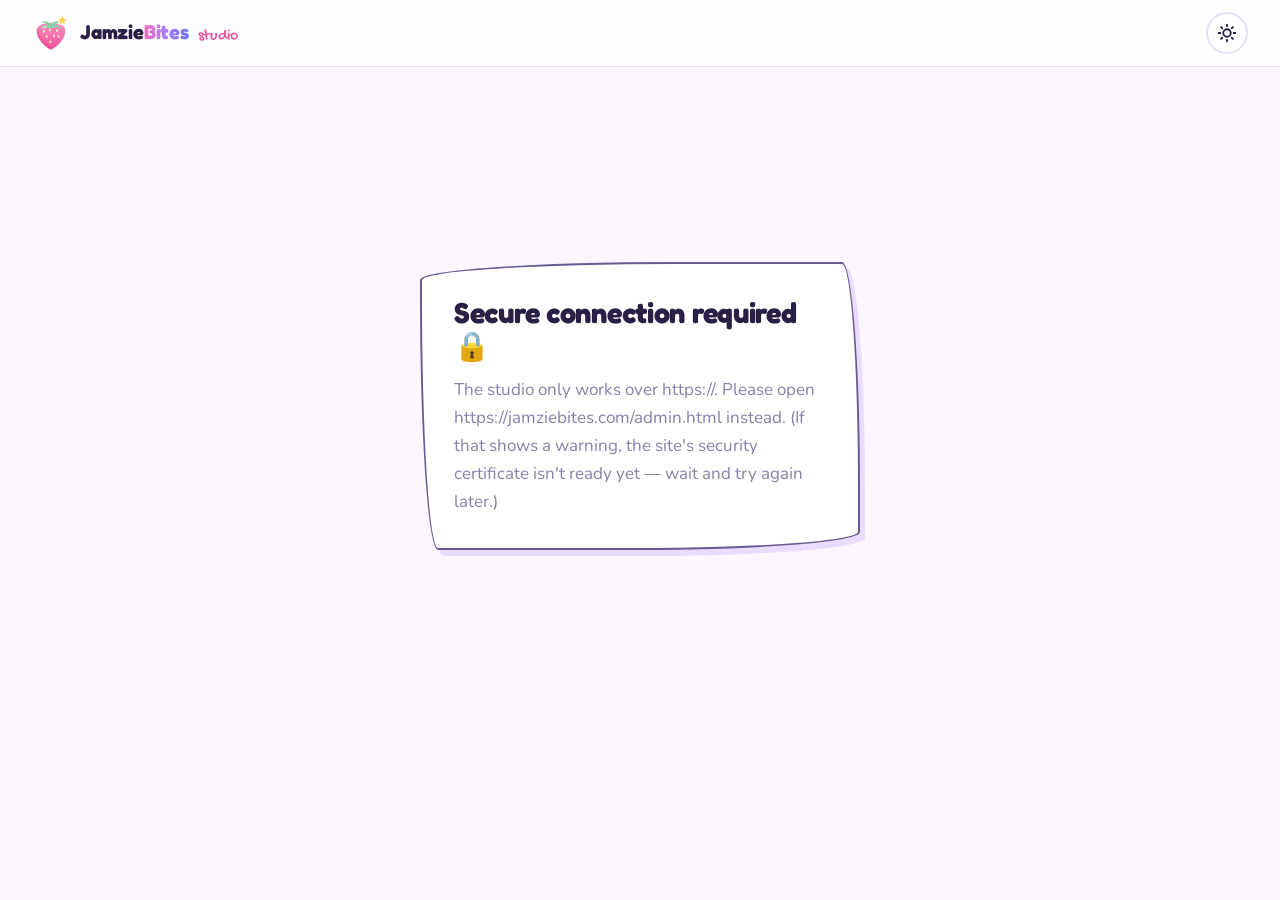
<file: admin.html>
<!doctype html>
<html lang="en">
<head>
  <meta charset="utf-8">
  <meta name="viewport" content="width=device-width, initial-scale=1">
  <meta http-equiv="Content-Security-Policy" content="default-src 'self'; script-src 'self'; style-src 'self' 'unsafe-inline'; img-src 'self' data: https://babujgeapxhrcrrrxoet.supabase.co; font-src 'self'; connect-src 'self' https://babujgeapxhrcrrrxoet.supabase.co; form-action 'self'; base-uri 'self'; object-src 'none'; frame-src 'none'; manifest-src 'self'; worker-src 'none'">
  <meta name="referrer" content="no-referrer">
  <meta name="robots" content="noindex, nofollow, noarchive, noai, noimageai">
  <title>Studio · JamzieBites</title>
  <link rel="icon" href="assets/logo.svg" type="image/svg+xml">
  <link rel="stylesheet" href="assets/fonts/fonts.css">
  <link rel="stylesheet" href="assets/styles.css">
  <link rel="stylesheet" href="assets/admin.css">
  <script src="assets/theme-init.js"></script>
  <script src="config.js"></script>
  <script src="assets/vendor/supabase-2.118.0.js"></script>
</head>
<body class="admin">
  <header class="adm-top">
    <a class="logo" href="index.html" aria-label="Back to the public site">
      <img class="logo-mark" src="assets/logo.svg" alt="" width="34" height="34">
      <span class="logo-word" style="font-size:1.25rem">Jamzie<span class="grad-text">Bites</span> <span class="adm-badge">studio</span></span>
    </a>
    <div class="adm-top-actions">
      <button class="icon-btn theme-toggle" type="button" aria-label="Switch light / dark theme">
        <svg class="sun" viewBox="0 0 24 24" fill="none" stroke="currentColor" stroke-width="2.2" stroke-linecap="round"><circle cx="12" cy="12" r="4.5"/><path d="M12 2v2M12 20v2M4.9 4.9l1.4 1.4M17.7 17.7l1.4 1.4M2 12h2M20 12h2M4.9 19.1l1.4-1.4M17.7 6.3l1.4-1.4"/></svg>
        <svg class="moon" viewBox="0 0 24 24" fill="none" stroke="currentColor" stroke-width="2.2" stroke-linecap="round" stroke-linejoin="round"><path d="M20.5 14.5A8.5 8.5 0 0 1 9.5 3.5a8.5 8.5 0 1 0 11 11z"/></svg>
      </button>
      <button class="btn btn-sm" type="button" id="signout" hidden>Sign out</button>
    </div>
  </header>

  <main class="adm-main" id="main">
    <!-- Loading -->
    <section class="adm-center" id="v-loading"><p class="adm-muted">Loading…</p></section>

    <!-- Not configured -->
    <section class="adm-center" id="v-config" hidden>
      <div class="card adm-auth"><h1>Studio unavailable</h1><p class="adm-muted">The database connection isn't configured in config.js.</p></div>
    </section>

    <!-- Login -->
    <section class="adm-center" id="v-login" hidden>
      <form class="card adm-auth" id="login-form" novalidate>
        <h1>Studio sign in 🍓</h1>
        <p class="adm-muted">Private area for JamzieBites only.</p>
        <div class="field"><label for="l-email">Email</label><input class="input" id="l-email" type="email" autocomplete="username" required></div>
        <div class="field"><label for="l-pass">Password</label><input class="input" id="l-pass" type="password" autocomplete="current-password" required></div>
        <button class="btn btn-primary adm-wide" type="submit" id="l-go">Sign in</button>
        <p class="adm-error" id="l-err" role="alert"></p>
      </form>
    </section>

    <!-- 2FA enrollment (first sign-in) -->
    <section class="adm-center" id="v-enroll" hidden>
      <form class="card adm-auth" id="enroll-form" novalidate>
        <h1>Set up 2-step login 🔐</h1>
        <p class="adm-muted">For your security, the studio needs a code from an authenticator app (Google Authenticator, Authy, 1Password, Microsoft Authenticator…).</p>
        <ol class="adm-steps">
          <li>Open your authenticator app and add a new account.</li>
          <li>Scan this QR code:</li>
        </ol>
        <div class="adm-qr"><img id="qr" alt="Authenticator QR code" width="200" height="200"></div>
        <p class="adm-muted adm-small">Can't scan? Enter this key instead: <code id="secret" class="adm-secret"></code></p>
        <div class="field"><label for="e-code">3. Type the 6-digit code it shows</label><input class="input adm-code" id="e-code" inputmode="numeric" autocomplete="one-time-code" maxlength="6" pattern="[0-9]{6}" required></div>
        <button class="btn btn-primary adm-wide" type="submit">Turn on 2-step login</button>
        <p class="adm-error" id="e-err" role="alert"></p>
      </form>
    </section>

    <!-- 2FA verify -->
    <section class="adm-center" id="v-verify" hidden>
      <form class="card adm-auth" id="verify-form" novalidate>
        <h1>Enter your code 🔐</h1>
        <p class="adm-muted">Open your authenticator app and type the 6-digit code for JamzieBites.</p>
        <div class="field"><label for="v-code">6-digit code</label><input class="input adm-code" id="v-code" inputmode="numeric" autocomplete="one-time-code" maxlength="6" pattern="[0-9]{6}" required></div>
        <button class="btn btn-primary adm-wide" type="submit">Verify</button>
        <p class="adm-error" id="v-err" role="alert"></p>
      </form>
    </section>

    <!-- Signed in but not an admin -->
    <section class="adm-center" id="v-denied" hidden>
      <div class="card adm-auth"><h1>No access</h1><p class="adm-muted">This account isn't allowed in the studio.</p></div>
    </section>

    <!-- Dashboard -->
    <section id="v-app" hidden>
      <div class="adm-grid-top">
        <div class="card adm-stat"><span>New requests</span><b id="s-new">0</b></div>
        <div class="card adm-stat"><span>Awaiting payment</span><b id="s-await">0</b></div>
        <div class="card adm-stat"><span>In progress</span><b id="s-active">0</b></div>
        <div class="card adm-stat"><span>Earned (paid)</span><b id="s-earned">$0</b></div>
      </div>

      <!-- Payments: filled in automatically by the Stripe webhook -->
      <section class="card adm-pay" id="pay-box" hidden aria-live="polite">
        <div class="adm-pay-head">
          <h2 id="pay-title">💳 New payments</h2>
          <button class="btn btn-sm" type="button" id="pay-seen-all">Got it — clear all</button>
        </div>
        <div id="pay-list" class="adm-pay-list"></div>
      </section>
      <details class="card adm-pay-history" id="pay-history">
        <summary>💳 Payment history <i id="c-pay"></i></summary>
        <p class="adm-muted adm-small">Payments made on the Pay page show up here by themselves. When the amount covers the price, the request is marked <b>Paid</b> for you, so you don't need to click anything. Anything unusual is flagged in yellow.</p>
        <div id="pay-hist-list" class="adm-pay-list"></div>
      </details>

      <form class="card adm-shop" id="shop-form">
        <h2>Shop status</h2>
        <div class="adm-shop-row">
          <div class="field"><label for="shop-status">Commissions</label>
            <select class="select" id="shop-status">
              <option value="open">Open</option>
              <option value="waitlist">Waitlist only</option>
              <option value="closed">Closed</option>
            </select>
          </div>
          <div class="field"><label for="shop-slots">Total slots</label><input class="input" id="shop-slots" type="number" min="0" max="100"></div>
          <button class="btn btn-primary" type="submit">Save</button>
        </div>
        <p class="adm-muted adm-small">This updates the badge, slot counter and queue on the public site instantly. Slots in use = accepted + paid + in-progress commissions.</p>
      </form>

      <div class="adm-toolbar">
        <div class="adm-tabs" role="tablist" id="filters">
          <button type="button" data-f="new" class="on">New <i id="c-new"></i></button>
          <button type="button" data-f="accepted">Awaiting payment <i id="c-accepted"></i></button>
          <button type="button" data-f="active">In progress <i id="c-active"></i></button>
          <button type="button" data-f="done">Done <i id="c-done"></i></button>
          <button type="button" data-f="closed">Declined / cancelled <i id="c-closed"></i></button>
          <button type="button" data-f="all">All <i id="c-all"></i></button>
        </div>
        <div class="adm-toolbar-right">
          <input class="input adm-search" id="search" type="search" placeholder="Search name, code, contact…">
          <button class="btn btn-sm" type="button" id="refresh">↻ Refresh</button>
        </div>
      </div>

      <div class="adm-list" id="list"></div>
    </section>
  </main>

  <!-- Request detail drawer -->
  <div class="adm-drawer-bg" id="drawer-bg" hidden></div>
  <aside class="adm-drawer card" id="drawer" hidden role="dialog" aria-modal="true" aria-labelledby="d-title">
    <div class="adm-drawer-head">
      <div><h2 id="d-title">Request</h2><p class="adm-muted adm-small" id="d-sub"></p></div>
      <button class="icon-btn" type="button" id="d-close" aria-label="Close">✕</button>
    </div>
    <div id="d-body"></div>
    <section class="adm-chat" id="d-chat">
      <h3>💬 Messages &amp; files <small class="adm-muted adm-small" id="d-chat-sub"></small></h3>
      <div class="adm-thread" id="d-thread"></div>
      <form id="d-mform" class="adm-mform" novalidate>
        <label class="sr-only" for="d-mtext">Message to the client</label>
        <textarea class="input" id="d-mtext" maxlength="4000" placeholder="Send a sketch, WIP or question… (the client gets an email/Discord ping)"></textarea>
        <ul class="file-list" id="d-mfiles-list"></ul>
        <div class="adm-mrow">
          <label class="btn btn-sm" for="d-mfiles">📎 Attach</label>
          <input type="file" id="d-mfiles" multiple accept="image/png,image/jpeg,image/webp,image/gif,application/pdf,application/zip" hidden>
          <button class="btn btn-primary btn-sm" type="submit" id="d-msend">Send to client ✦</button>
        </div>
        <p class="adm-error" id="d-merr" role="alert"></p>
      </form>
    </section>
    <form id="d-form" class="adm-edit">
      <h3>Manage</h3>
      <div class="adm-edit-grid">
        <div class="field"><label for="d-status">Status</label>
          <select class="select" id="d-status">
            <option value="new">New</option>
            <option value="accepted">Accepted (awaiting payment)</option>
            <option value="paid">Paid</option>
            <option value="in_progress">In progress</option>
            <option value="done">Done</option>
            <option value="declined">Declined</option>
            <option value="cancelled">Cancelled</option>
          </select>
        </div>
        <div class="field"><label for="d-price">Final price (USD)</label><input class="input" id="d-price" type="number" min="0" step="0.01" placeholder="e.g. 190"></div>
        <div class="field"><label for="d-stage">Progress stage</label>
          <select class="select" id="d-stage">
            <option value="waiting">In line</option>
            <option value="sketch">Sketch</option>
            <option value="lineart">Lineart</option>
            <option value="color">Color</option>
            <option value="render">Rendering</option>
            <option value="done">Done</option>
          </select>
        </div>
        <div class="field"><label for="d-qname">Name shown in public queue</label><input class="input" id="d-qname" maxlength="60"></div>
        <div class="field"><label for="d-email">Client email (automatic emails)</label><input class="input" id="d-email" type="email" maxlength="254" placeholder="none"></div>
        <div class="field"><label for="d-discord">Client Discord username (bot DMs)</label><input class="input" id="d-discord" maxlength="33" autocapitalize="off" spellcheck="false" placeholder="none"></div>
        <label class="check adm-span"><input type="checkbox" id="d-show"> Show this commission in the public queue</label>
        <div class="field adm-span"><label for="d-notes">Private notes (only you see these)</label><textarea class="input" id="d-notes" maxlength="6000" style="min-height:90px"></textarea></div>
      </div>
      <div class="adm-actions">
        <button class="btn btn-primary" type="submit">Save changes</button>
        <button class="btn" type="button" id="d-accept">✓ Accept (sends price + pay link)</button>
        <button class="btn" type="button" id="d-paid">💳 Mark paid</button>
        <button class="btn" type="button" id="d-decline">Decline</button>
        <button class="btn adm-danger" type="button" id="d-delete">Delete</button>
      </div>
      <div class="adm-confirm" id="d-confirm" hidden>
        <span>Delete this request forever? This can't be undone.</span>
        <button class="btn btn-sm adm-danger" type="button" id="d-delete-yes">Yes, delete</button>
        <button class="btn btn-sm" type="button" id="d-delete-no">Keep it</button>
      </div>
      <p class="adm-error" id="d-err" role="alert"></p>
    </form>
  </aside>

  <div class="toast" id="toast" role="status" aria-live="polite"></div>
  <script src="assets/admin.js"></script>
</body>
</html>
</file>
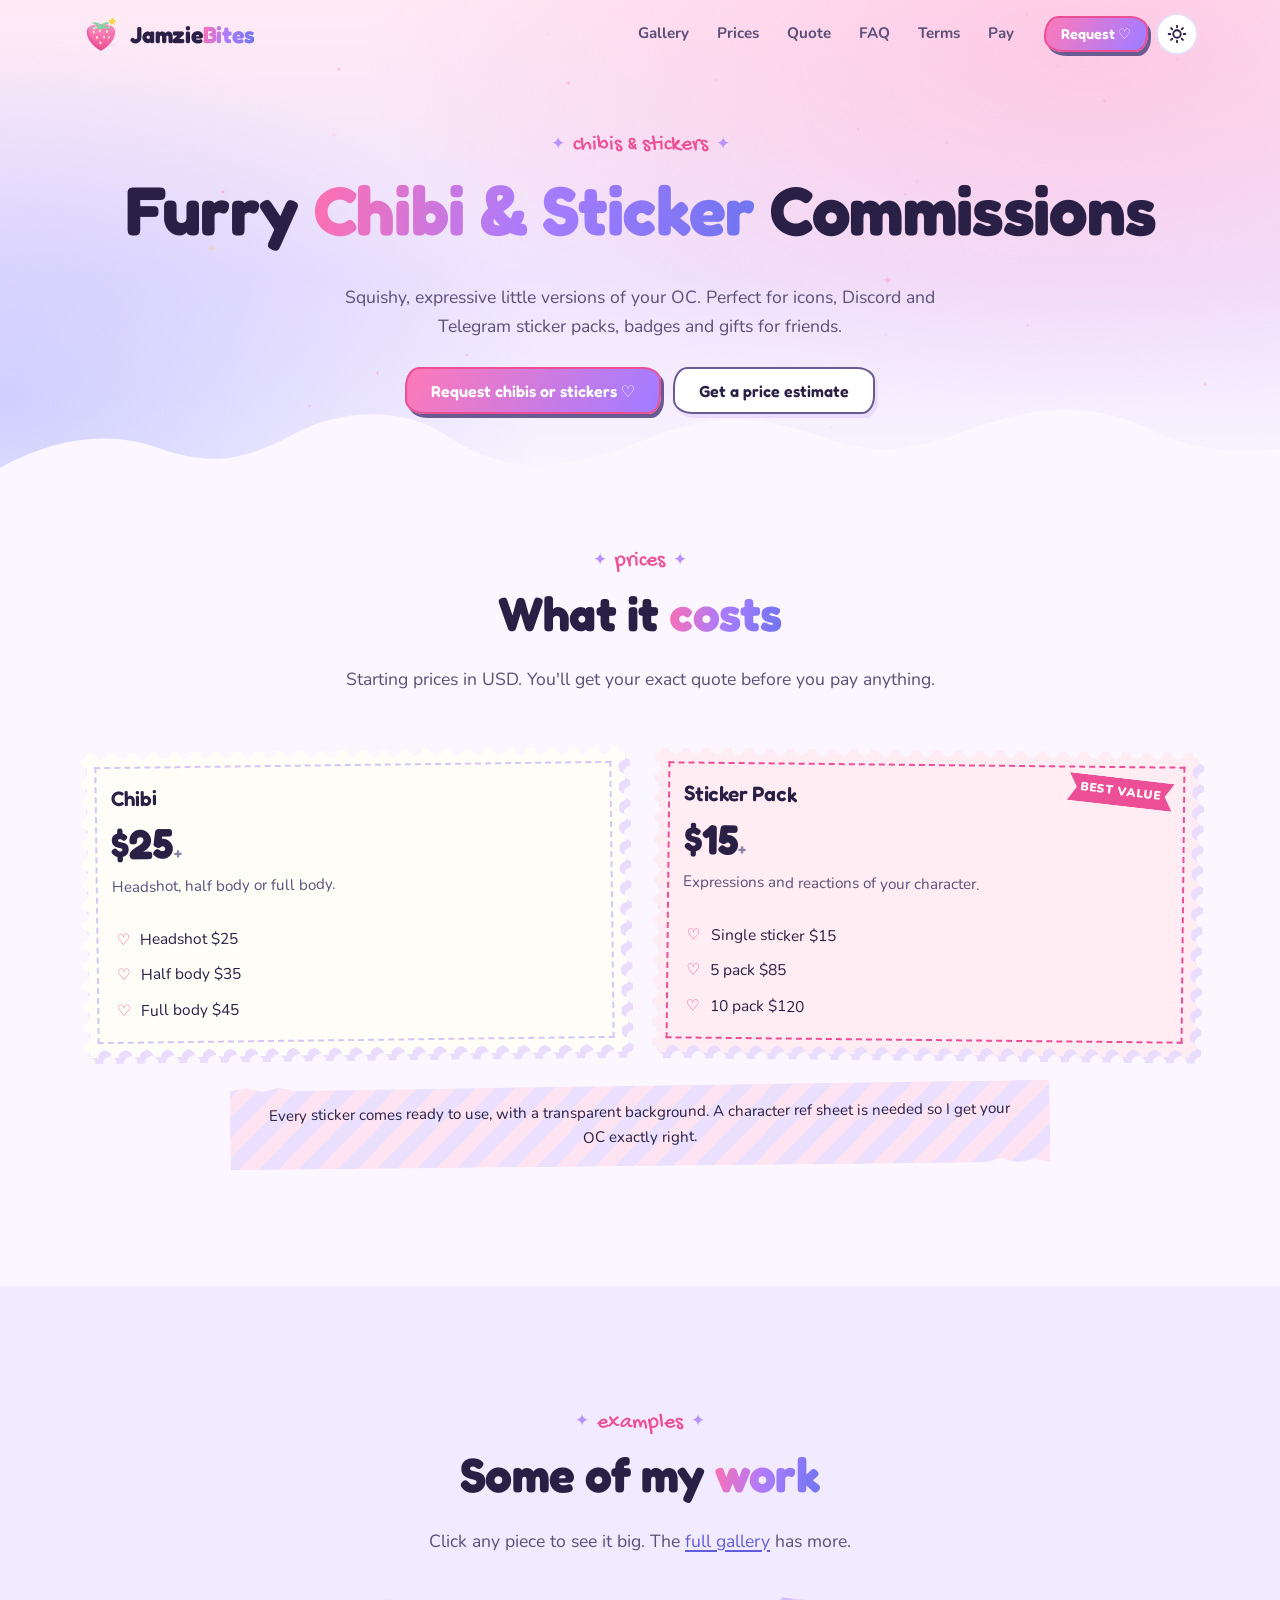
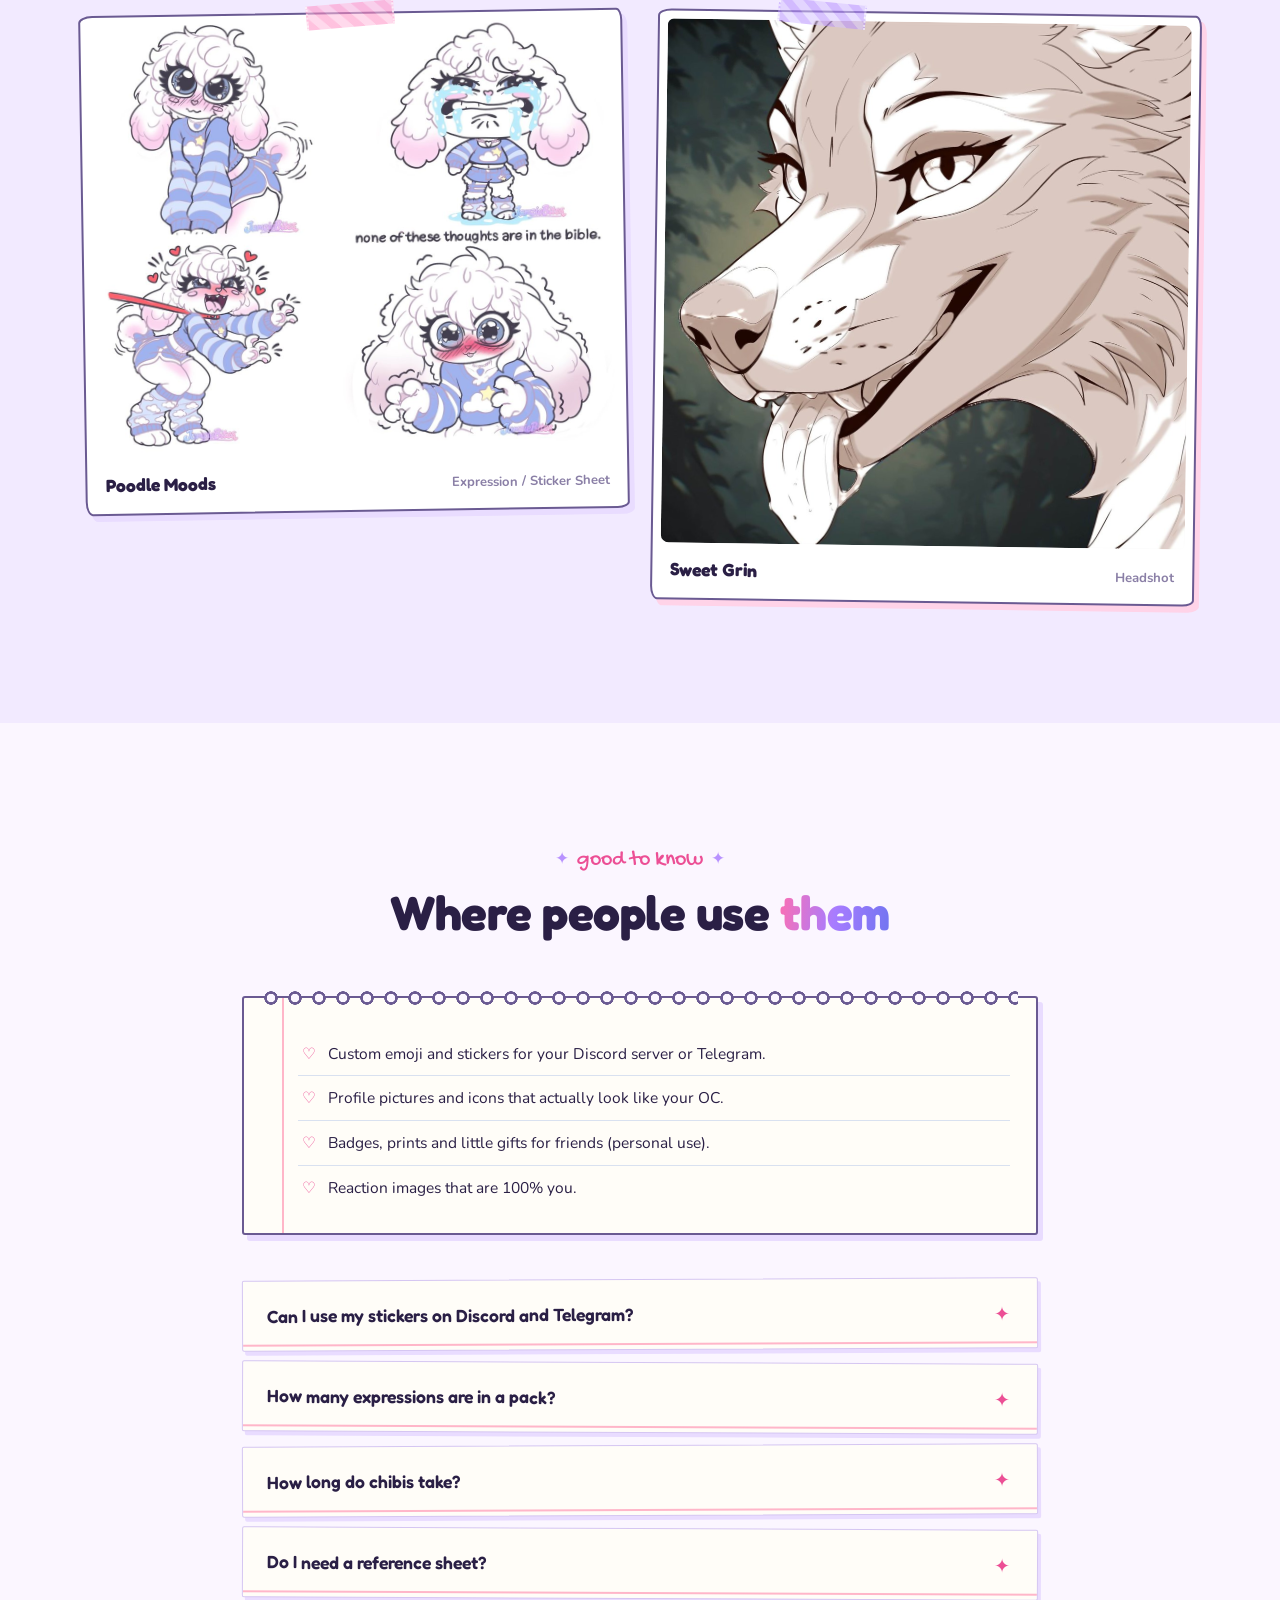
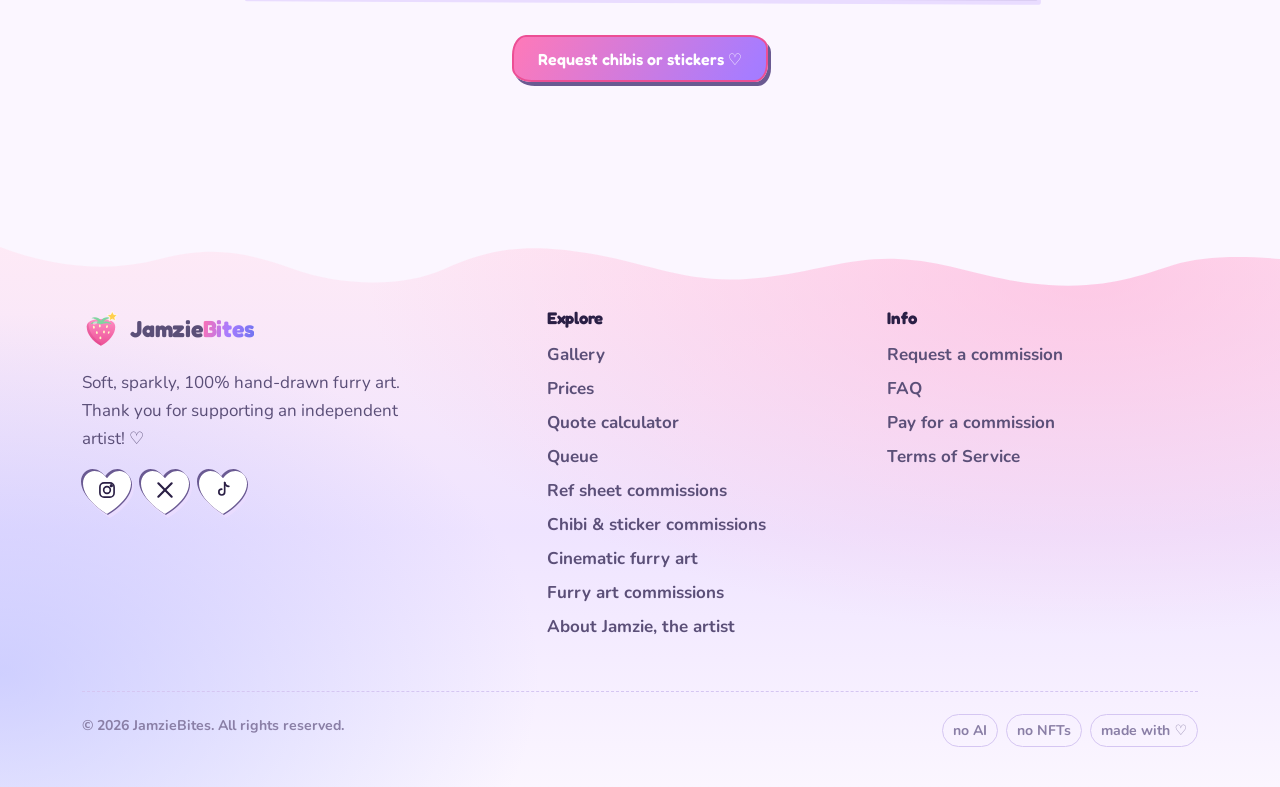
<file: chibi-commissions.html>
<!doctype html>
<html lang="en">
<head>
  <meta charset="utf-8">
  <meta name="viewport" content="width=device-width, initial-scale=1">
  <meta http-equiv="Content-Security-Policy" content="default-src 'self'; script-src 'self'; style-src 'self' 'unsafe-inline'; img-src 'self' data:; font-src 'self'; connect-src 'self' https://babujgeapxhrcrrrxoet.supabase.co https://formspree.io; form-action 'self'; base-uri 'self'; object-src 'none'; frame-src 'none'; manifest-src 'self'; worker-src 'none'">
  <meta name="referrer" content="strict-origin-when-cross-origin">
  <title>Furry Chibi &amp; Sticker Commissions by Jamzie | JamzieBites</title>
  <meta name="description" content="Cute furry chibi and sticker commissions by Jamzie: chibis from $25, single stickers from $15, and 5 or 10 sticker packs for Discord and Telegram. Hand-drawn, never AI.">
  <meta name="robots" content="index, follow, noai, noimageai">
  <meta name="theme-color" content="#ff8fc4">
  <link rel="icon" href="assets/logo.svg" type="image/svg+xml">
  <link rel="manifest" href="site.webmanifest">
  <meta property="og:type" content="website">
  <meta property="og:site_name" content="JamzieBites">
  <meta property="og:title" content="Furry Chibi &amp; Sticker Commissions by Jamzie | JamzieBites">
  <meta property="og:description" content="Cute furry chibi and sticker commissions by Jamzie: chibis from $25, single stickers from $15, and 5 or 10 sticker packs for Discord and Telegram. Hand-drawn, never AI.">
  <meta property="og:url" content="https://jamziebites.com/chibi-commissions.html">
  <meta property="og:image" content="https://jamziebites.com/assets/og-card.jpg">
  <meta name="twitter:card" content="summary_large_image">
  <link rel="canonical" href="https://jamziebites.com/chibi-commissions.html">
  <link rel="stylesheet" href="assets/fonts/fonts.css">
  <link rel="stylesheet" href="assets/styles.css">
  <script src="assets/theme-init.js"></script>
  <script src="config.js"></script>
  <script type="application/ld+json">{"@context": "https://schema.org", "@type": "BreadcrumbList", "itemListElement": [{"@type": "ListItem", "position": 1, "name": "JamzieBites", "item": "https://jamziebites.com/"}, {"@type": "ListItem", "position": 2, "name": "Furry Chibi &amp; Sticker Commissions", "item": "https://jamziebites.com/chibi-commissions.html"}]}</script>
</head>
<body>
  <a class="skip-link" href="#main">Skip to content</a>

  <header class="site-header" id="top">
    <nav class="container nav" aria-label="Main">
      <a class="logo" href="index.html" aria-label="JamzieBites home">
        <img class="logo-mark" src="assets/logo.svg" alt="" width="38" height="38">
        <span class="logo-word">Jamzie<span class="grad-text">Bites</span></span>
      </a>
      <ul class="nav-links" id="nav-links">
        <li><a href="index.html#gallery">Gallery</a></li>
        <li><a href="index.html#prices">Prices</a></li>
        <li><a href="index.html#quote">Quote</a></li>
        <li><a href="index.html#faq">FAQ</a></li>
        <li><a href="tos.html">Terms</a></li>
        <li><a href="pay.html">Pay</a></li>
      </ul>
      <div class="nav-actions">
        <a class="btn btn-primary btn-sm" href="index.html#request">Request ♡</a>
        <button class="icon-btn theme-toggle" type="button" aria-label="Switch light / dark theme">
          <svg class="sun" viewBox="0 0 24 24" fill="none" stroke="currentColor" stroke-width="2.2" stroke-linecap="round"><circle cx="12" cy="12" r="4.5"/><path d="M12 2v2M12 20v2M4.9 4.9l1.4 1.4M17.7 17.7l1.4 1.4M2 12h2M20 12h2M4.9 19.1l1.4-1.4M17.7 6.3l1.4-1.4"/></svg>
          <svg class="moon" viewBox="0 0 24 24" fill="none" stroke="currentColor" stroke-width="2.2" stroke-linecap="round" stroke-linejoin="round"><path d="M20.5 14.5A8.5 8.5 0 0 1 9.5 3.5a8.5 8.5 0 1 0 11 11z"/></svg>
        </button>
        <button class="icon-btn menu-toggle" type="button" aria-label="Open menu" aria-expanded="false" aria-controls="nav-links">
          <svg viewBox="0 0 24 24" fill="none" stroke="currentColor" stroke-width="2.4" stroke-linecap="round"><path d="M4 7h16M4 12h16M4 17h16"/></svg>
        </button>
      </div>
    </nav>
  </header>

    <main id="main">
    <section class="page-hero">
      <canvas id="sky" aria-hidden="true"></canvas>
      <div class="container" style="position:relative">
        <div class="eyebrow">chibis &amp; stickers</div>
        <h1>Furry <span class="grad-text">Chibi &amp; Sticker</span> Commissions</h1>
        <p>Squishy, expressive little versions of your OC. Perfect for icons, Discord and Telegram sticker packs, badges and gifts for friends.</p>
        <div style="display:flex;gap:12px;justify-content:center;flex-wrap:wrap;margin-top:26px">
          <a class="btn btn-primary" href="index.html#request">Request chibis or stickers ♡</a>
          <a class="btn" href="index.html#quote">Get a price estimate</a>
        </div>
      </div>
      <div class="hero-clouds" aria-hidden="true">
        <svg viewBox="0 0 1440 120" preserveAspectRatio="none"><path fill="currentColor" d="M0 80c60-30 120-40 180-20s100 10 150-15 120-30 170 0 90 40 160 25 110-45 180-40 110 35 170 30 100-35 170-40 110 20 140 30 70 15 120 10V120H0z"/></svg>
      </div>
    </section>

    <section class="section" style="padding-top:40px">
      <div class="container">
        <div class="section-head"><div class="eyebrow">prices</div><h2>What it <span class="grad-text">costs</span></h2><p>Starting prices in USD. You'll get your exact quote before you pay anything.</p></div>
        <div class="price-grid">
          <div class="card price-card"><h3>Chibi</h3><div class="price"><span data-price="chibi-headshot">$25</span><small>+</small></div><p class="desc">Headshot, half body or full body.</p><ul class="check-list"><li>Headshot <span data-price="chibi-headshot">$25</span></li><li>Half body <span data-price="chibi-half">$35</span></li><li>Full body <span data-price="chibi-full">$45</span></li></ul></div>
          <div class="card price-card featured"><span class="ribbon">best value</span><h3>Sticker Pack</h3><div class="price"><span data-price="sticker-single">$15</span><small>+</small></div><p class="desc">Expressions and reactions of your character.</p><ul class="check-list"><li>Single sticker <span data-price="sticker-single">$15</span></li><li>5 pack <span data-price="sticker-pack5">$85</span></li><li>10 pack <span data-price="sticker-pack10">$120</span></li></ul></div>
        </div>
        <p class="price-note">Every sticker comes ready to use, with a transparent background. A character ref sheet is needed so I get your OC exactly right.</p>
      </div>
    </section>

    <section class="section alt">
      <div class="container">
        <div class="section-head"><div class="eyebrow">examples</div><h2>Some of my <span class="grad-text">work</span></h2><p>Click any piece to see it big. The <a href="index.html#gallery">full gallery</a> has more.</p></div>
        <div class="gallery landing-examples">
          <a class="gallery-item" href="assets/art/poodle-chibi-sheet.jpg" target="_blank" rel="noopener"><img src="assets/art/sm/poodle-chibi-sheet.jpg" alt="Sheet of four chibi poodle expressions in a striped sweater: shy, sobbing, excited and blushing. Furry art by Jamzie." loading="lazy" decoding="async"><span class="meta"><strong>Poodle Moods</strong><span>Expression / Sticker Sheet</span></span></a><a class="gallery-item" href="assets/art/sweet-grin-headshot.jpg" target="_blank" rel="noopener"><img src="assets/art/sm/sweet-grin-headshot.jpg" alt="Close-up headshot of a cream-toned canine with long lashes and a wide, happy grin. Furry art by Jamzie." loading="lazy" decoding="async"><span class="meta"><strong>Sweet Grin</strong><span>Headshot</span></span></a>
        </div>
      </div>
    </section>

    <section class="section">
      <div class="container" style="max-width:860px">
        <div class="section-head"><div class="eyebrow">good to know</div><h2>Where people use <span class="grad-text">them</span></h2></div>
        <div class="rights" style="grid-template-columns:1fr">
          <div class="card"><ul class="love-list"><li>Custom emoji and stickers for your Discord server or Telegram.</li><li>Profile pictures and icons that actually look like your OC.</li><li>Badges, prints and little gifts for friends (personal use).</li><li>Reaction images that are 100% you.</li></ul></div>
        </div>
        <div class="faq" style="margin-top:44px">
          <details class="card"><summary>Can I use my stickers on Discord and Telegram?</summary><div class="answer"><p>Yes! Using them as stickers, emoji and icons is exactly what they're made for. Selling them or using them for a brand needs a commercial license.</p></div></details>
          <details class="card"><summary>How many expressions are in a pack?</summary><div class="answer"><p>One per sticker: a 5 pack is five different stickers, a 10 pack is ten. Tell me the emotions or poses you want, or let me surprise you.</p></div></details>
          <details class="card"><summary>How long do chibis take?</summary><div class="answer"><p>Usually on the quicker end of my <span data-turnaround>2–12 weeks</span> turnaround, depending on my queue.</p></div></details>
          <details class="card"><summary>Do I need a reference sheet?</summary><div class="answer"><p>Yes, I need one for every commission so your character comes out right. Don't have one? I draw those too!</p></div></details>
        </div>
        <p style="text-align:center;margin-top:36px"><a class="btn btn-primary" href="index.html#request">Request chibis or stickers ♡</a></p>
      </div>
    </section>
  </main>

  <footer class="site-footer">
    <div class="footer-clouds" aria-hidden="true">
      <svg viewBox="0 0 1440 80" preserveAspectRatio="none"><path fill="currentColor" d="M0 50c60-20 120-26 180-12s100 6 150-10 120-20 170 0 90 26 160 16 110-30 180-26 110 22 170 20 100-22 170-26 110 12 140 20 70 10 120 6V80H0z"/></svg>
    </div>
    <div class="container">
      <div class="footer-grid">
        <div>
          <a class="logo" href="index.html" aria-label="JamzieBites home">
            <img class="logo-mark" src="assets/logo.svg" alt="" width="38" height="38">
            <span class="logo-word">Jamzie<span class="grad-text">Bites</span></span>
          </a>
          <p style="color:var(--ink-soft);margin-top:12px;max-width:340px">Soft, sparkly, 100% hand-drawn furry art. Thank you for supporting an independent artist! ♡</p>
          <div class="socials" id="socials"></div>
        </div>
        <div>
          <h4>Explore</h4>
          <ul>
            <li><a href="index.html#gallery">Gallery</a></li>
            <li><a href="index.html#prices">Prices</a></li>
            <li><a href="index.html#quote">Quote calculator</a></li>
            <li><a href="index.html#queue">Queue</a></li>
            <li><a href="ref-sheet-commissions.html">Ref sheet commissions</a></li>
            <li><a href="chibi-commissions.html">Chibi &amp; sticker commissions</a></li>
            <li><a href="cinematic-furry-art.html">Cinematic furry art</a></li>
            <li><a href="furry-art-commissions.html">Furry art commissions</a></li>
            <li><a href="jamzie-furry-artist.html">About Jamzie, the artist</a></li>
          </ul>
        </div>
        <div>
          <h4>Info</h4>
          <ul>
            <li><a href="index.html#request">Request a commission</a></li>
            <li><a href="index.html#faq">FAQ</a></li>
            <li><a href="pay.html">Pay for a commission</a></li>
            <li><a href="tos.html">Terms of Service</a></li>
          </ul>
        </div>
      </div>
      <div class="footer-bottom">
        <span>© <span id="year">2026</span> JamzieBites. All rights reserved.</span>
        <span class="pills"><span>no AI</span><span>no NFTs</span><span>made with ♡</span></span>
      </div>
    </div>
  </footer>

  <button class="icon-btn to-top" type="button" aria-label="Back to top">
    <svg viewBox="0 0 24 24" fill="none" stroke="currentColor" stroke-width="2.5" stroke-linecap="round"><path d="m6 15 6-6 6 6"/></svg>
  </button>
  <div class="toast" id="toast" role="status" aria-live="polite"></div>
  <script src="assets/main.js"></script>
  <script src="assets/landing.js"></script>
</body>
</html>
</file>
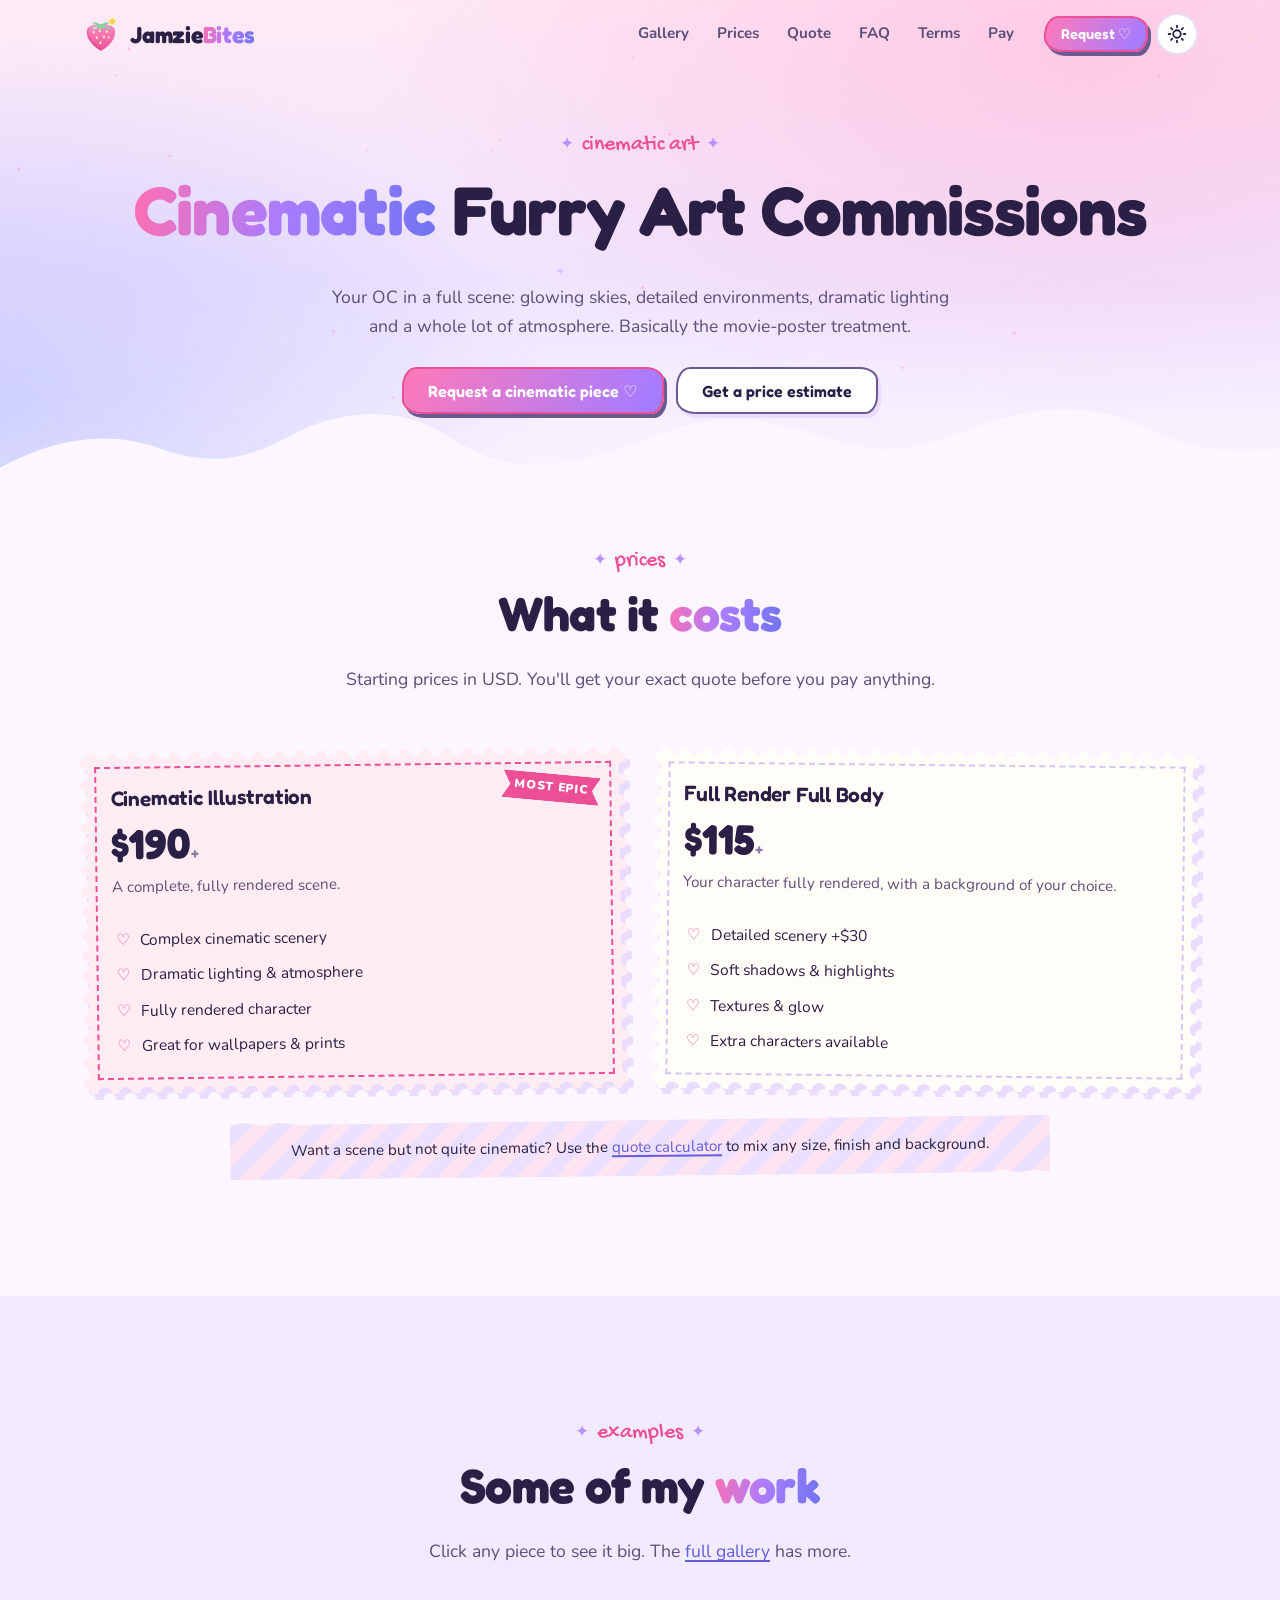
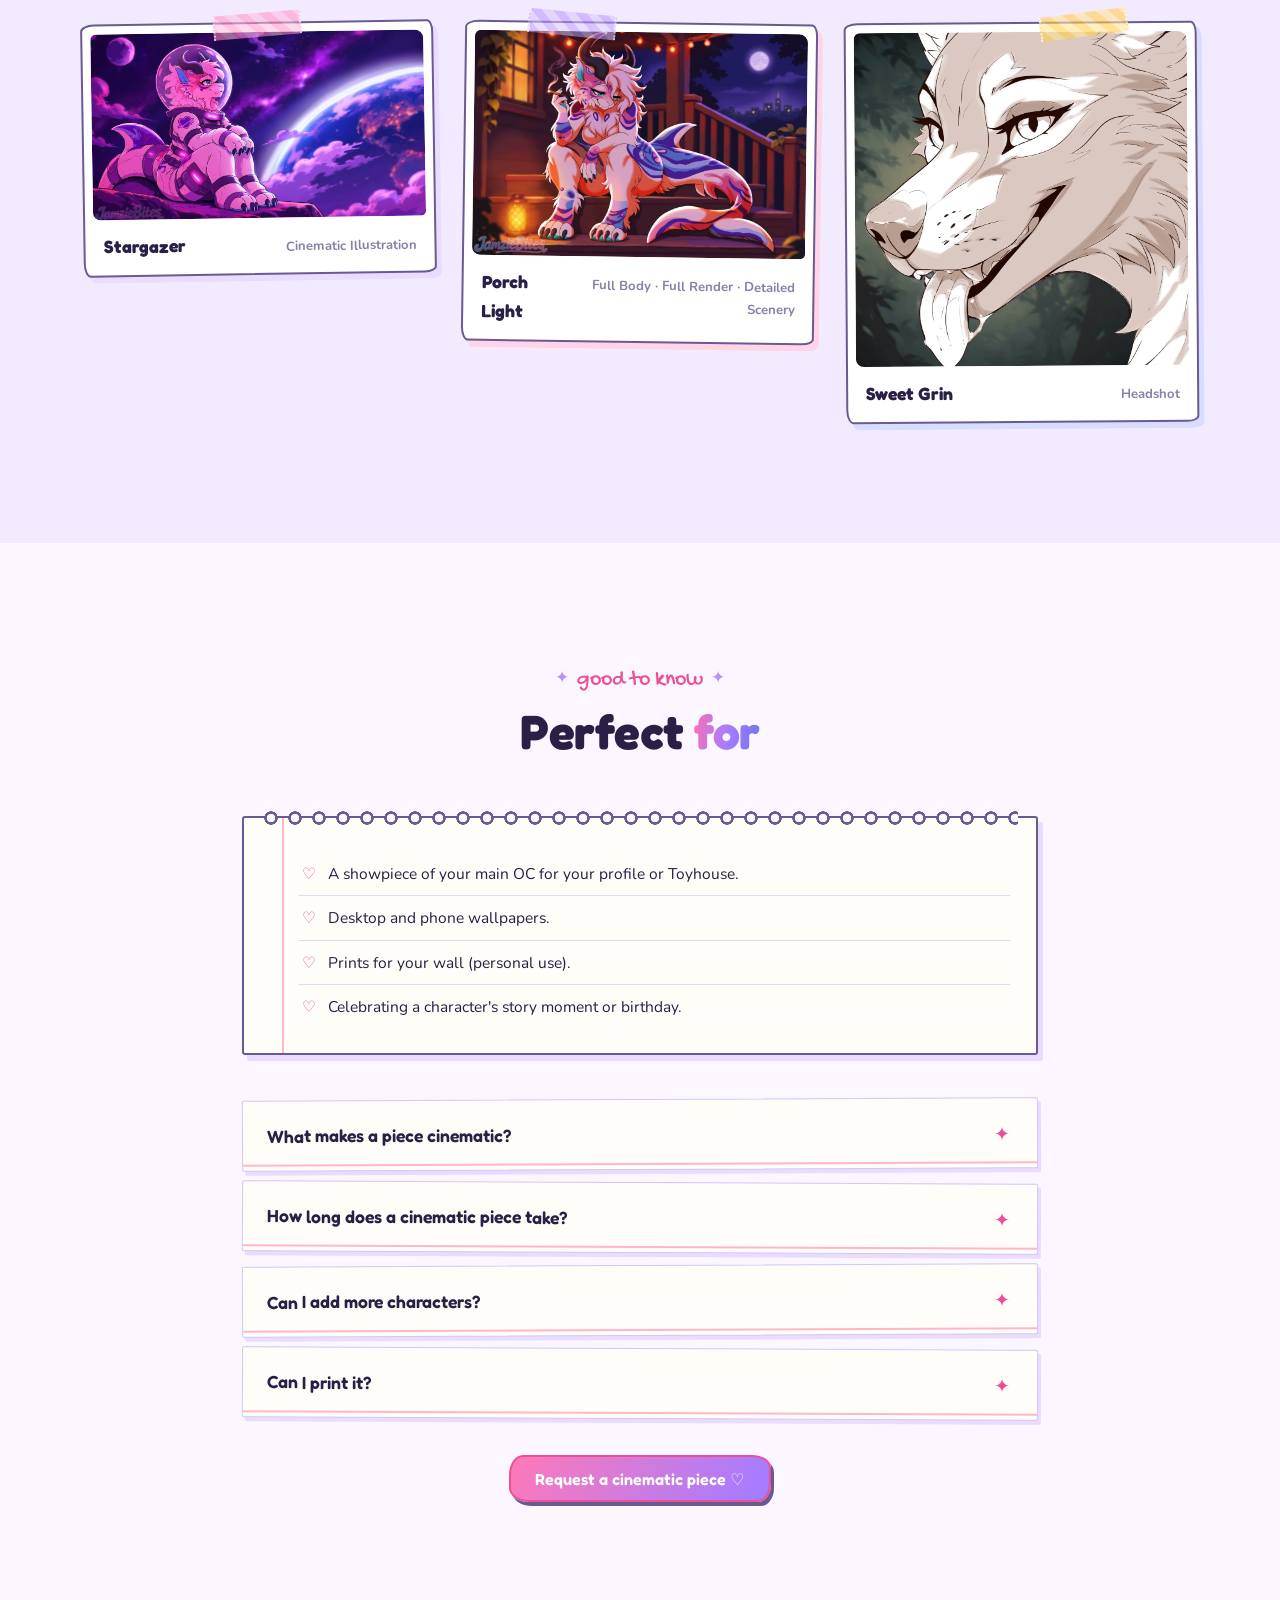
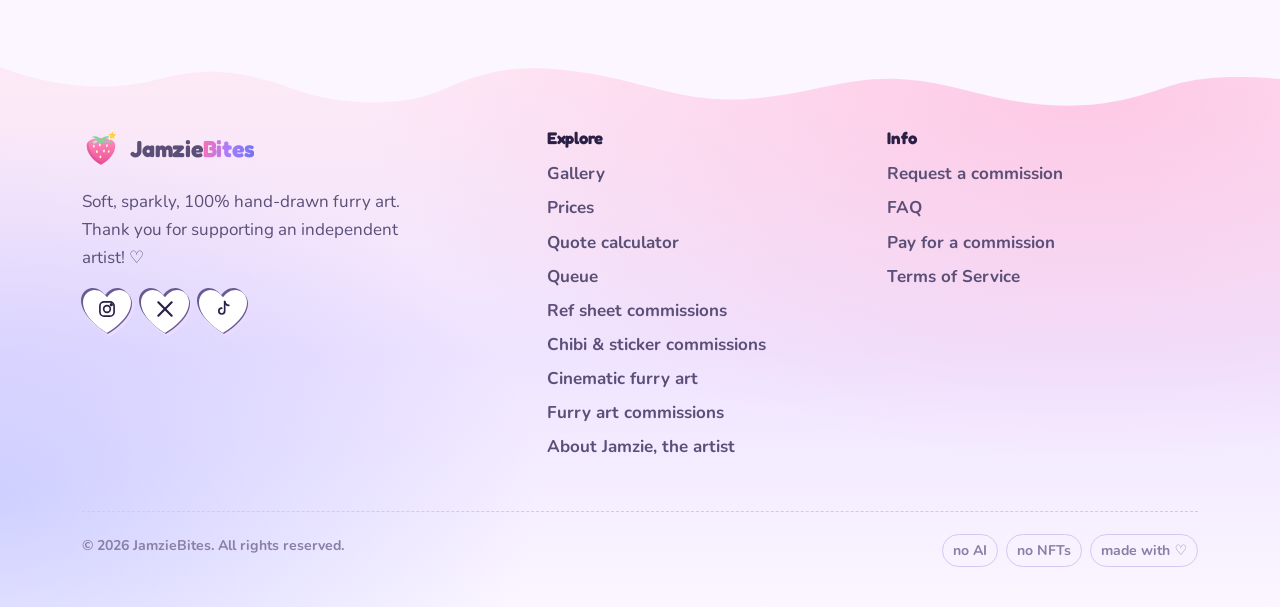
<file: cinematic-furry-art.html>
<!doctype html>
<html lang="en">
<head>
  <meta charset="utf-8">
  <meta name="viewport" content="width=device-width, initial-scale=1">
  <meta http-equiv="Content-Security-Policy" content="default-src 'self'; script-src 'self'; style-src 'self' 'unsafe-inline'; img-src 'self' data:; font-src 'self'; connect-src 'self' https://babujgeapxhrcrrrxoet.supabase.co https://formspree.io; form-action 'self'; base-uri 'self'; object-src 'none'; frame-src 'none'; manifest-src 'self'; worker-src 'none'">
  <meta name="referrer" content="strict-origin-when-cross-origin">
  <title>Cinematic Furry Art Commissions by Jamzie | JamzieBites</title>
  <meta name="description" content="Cinematic furry art commissions by Jamzie: fully rendered scenes with dramatic lighting and detailed environments, from $190. Full renders from $115. Hand-drawn, never AI.">
  <meta name="robots" content="index, follow, noai, noimageai">
  <meta name="theme-color" content="#ff8fc4">
  <link rel="icon" href="assets/logo.svg" type="image/svg+xml">
  <link rel="manifest" href="site.webmanifest">
  <meta property="og:type" content="website">
  <meta property="og:site_name" content="JamzieBites">
  <meta property="og:title" content="Cinematic Furry Art Commissions by Jamzie | JamzieBites">
  <meta property="og:description" content="Cinematic furry art commissions by Jamzie: fully rendered scenes with dramatic lighting and detailed environments, from $190. Full renders from $115. Hand-drawn, never AI.">
  <meta property="og:url" content="https://jamziebites.com/cinematic-furry-art.html">
  <meta property="og:image" content="https://jamziebites.com/assets/og-card.jpg">
  <meta name="twitter:card" content="summary_large_image">
  <link rel="canonical" href="https://jamziebites.com/cinematic-furry-art.html">
  <link rel="stylesheet" href="assets/fonts/fonts.css">
  <link rel="stylesheet" href="assets/styles.css">
  <script src="assets/theme-init.js"></script>
  <script src="config.js"></script>
  <script type="application/ld+json">{"@context": "https://schema.org", "@type": "BreadcrumbList", "itemListElement": [{"@type": "ListItem", "position": 1, "name": "JamzieBites", "item": "https://jamziebites.com/"}, {"@type": "ListItem", "position": 2, "name": "Cinematic Furry Art Commissions", "item": "https://jamziebites.com/cinematic-furry-art.html"}]}</script>
</head>
<body>
  <a class="skip-link" href="#main">Skip to content</a>

  <header class="site-header" id="top">
    <nav class="container nav" aria-label="Main">
      <a class="logo" href="index.html" aria-label="JamzieBites home">
        <img class="logo-mark" src="assets/logo.svg" alt="" width="38" height="38">
        <span class="logo-word">Jamzie<span class="grad-text">Bites</span></span>
      </a>
      <ul class="nav-links" id="nav-links">
        <li><a href="index.html#gallery">Gallery</a></li>
        <li><a href="index.html#prices">Prices</a></li>
        <li><a href="index.html#quote">Quote</a></li>
        <li><a href="index.html#faq">FAQ</a></li>
        <li><a href="tos.html">Terms</a></li>
        <li><a href="pay.html">Pay</a></li>
      </ul>
      <div class="nav-actions">
        <a class="btn btn-primary btn-sm" href="index.html#request">Request ♡</a>
        <button class="icon-btn theme-toggle" type="button" aria-label="Switch light / dark theme">
          <svg class="sun" viewBox="0 0 24 24" fill="none" stroke="currentColor" stroke-width="2.2" stroke-linecap="round"><circle cx="12" cy="12" r="4.5"/><path d="M12 2v2M12 20v2M4.9 4.9l1.4 1.4M17.7 17.7l1.4 1.4M2 12h2M20 12h2M4.9 19.1l1.4-1.4M17.7 6.3l1.4-1.4"/></svg>
          <svg class="moon" viewBox="0 0 24 24" fill="none" stroke="currentColor" stroke-width="2.2" stroke-linecap="round" stroke-linejoin="round"><path d="M20.5 14.5A8.5 8.5 0 0 1 9.5 3.5a8.5 8.5 0 1 0 11 11z"/></svg>
        </button>
        <button class="icon-btn menu-toggle" type="button" aria-label="Open menu" aria-expanded="false" aria-controls="nav-links">
          <svg viewBox="0 0 24 24" fill="none" stroke="currentColor" stroke-width="2.4" stroke-linecap="round"><path d="M4 7h16M4 12h16M4 17h16"/></svg>
        </button>
      </div>
    </nav>
  </header>

    <main id="main">
    <section class="page-hero">
      <canvas id="sky" aria-hidden="true"></canvas>
      <div class="container" style="position:relative">
        <div class="eyebrow">cinematic art</div>
        <h1><span class="grad-text">Cinematic</span> Furry Art Commissions</h1>
        <p>Your OC in a full scene: glowing skies, detailed environments, dramatic lighting and a whole lot of atmosphere. Basically the movie-poster treatment.</p>
        <div style="display:flex;gap:12px;justify-content:center;flex-wrap:wrap;margin-top:26px">
          <a class="btn btn-primary" href="index.html#request">Request a cinematic piece ♡</a>
          <a class="btn" href="index.html#quote">Get a price estimate</a>
        </div>
      </div>
      <div class="hero-clouds" aria-hidden="true">
        <svg viewBox="0 0 1440 120" preserveAspectRatio="none"><path fill="currentColor" d="M0 80c60-30 120-40 180-20s100 10 150-15 120-30 170 0 90 40 160 25 110-45 180-40 110 35 170 30 100-35 170-40 110 20 140 30 70 15 120 10V120H0z"/></svg>
      </div>
    </section>

    <section class="section" style="padding-top:40px">
      <div class="container">
        <div class="section-head"><div class="eyebrow">prices</div><h2>What it <span class="grad-text">costs</span></h2><p>Starting prices in USD. You'll get your exact quote before you pay anything.</p></div>
        <div class="price-grid">
          <div class="card price-card featured"><span class="ribbon">most epic</span><h3>Cinematic Illustration</h3><div class="price"><span data-price="cinematic">$190</span><small>+</small></div><p class="desc">A complete, fully rendered scene.</p><ul class="check-list"><li>Complex cinematic scenery</li><li>Dramatic lighting &amp; atmosphere</li><li>Fully rendered character</li><li>Great for wallpapers &amp; prints</li></ul></div>
          <div class="card price-card"><h3>Full Render Full Body</h3><div class="price"><span data-price="full-render">$115</span><small>+</small></div><p class="desc">Your character fully rendered, with a background of your choice.</p><ul class="check-list"><li>Detailed scenery +<span data-price="bg-detailed">$30</span></li><li>Soft shadows &amp; highlights</li><li>Textures &amp; glow</li><li>Extra characters available</li></ul></div>
        </div>
        <p class="price-note">Want a scene but not quite cinematic? Use the <a href="index.html#quote">quote calculator</a> to mix any size, finish and background.</p>
      </div>
    </section>

    <section class="section alt">
      <div class="container">
        <div class="section-head"><div class="eyebrow">examples</div><h2>Some of my <span class="grad-text">work</span></h2><p>Click any piece to see it big. The <a href="index.html#gallery">full gallery</a> has more.</p></div>
        <div class="gallery landing-examples">
          <a class="gallery-item" href="assets/art/stargazer-astronaut.jpg" target="_blank" rel="noopener"><img src="assets/art/sm/stargazer-astronaut.jpg" alt="A fluffy pink dragon-shark astronaut on a rock gazing at a glowing purple planet. Furry art by Jamzie." loading="lazy" decoding="async"><span class="meta"><strong>Stargazer</strong><span>Cinematic Illustration</span></span></a><a class="gallery-item" href="assets/art/porch-moonlight.jpg" target="_blank" rel="noopener"><img src="assets/art/sm/porch-moonlight.jpg" alt="A pink and white dragon-shark lounging on porch steps at night under string lights and a full moon. Furry art by Jamzie." loading="lazy" decoding="async"><span class="meta"><strong>Porch Light</strong><span>Full Body · Full Render · Detailed Scenery</span></span></a><a class="gallery-item" href="assets/art/sweet-grin-headshot.jpg" target="_blank" rel="noopener"><img src="assets/art/sm/sweet-grin-headshot.jpg" alt="Close-up headshot of a cream-toned canine with long lashes and a wide, happy grin. Furry art by Jamzie." loading="lazy" decoding="async"><span class="meta"><strong>Sweet Grin</strong><span>Headshot</span></span></a>
        </div>
      </div>
    </section>

    <section class="section">
      <div class="container" style="max-width:860px">
        <div class="section-head"><div class="eyebrow">good to know</div><h2>Perfect <span class="grad-text">for</span></h2></div>
        <div class="rights" style="grid-template-columns:1fr">
          <div class="card"><ul class="love-list"><li>A showpiece of your main OC for your profile or Toyhouse.</li><li>Desktop and phone wallpapers.</li><li>Prints for your wall (personal use).</li><li>Celebrating a character's story moment or birthday.</li></ul></div>
        </div>
        <div class="faq" style="margin-top:44px">
          <details class="card"><summary>What makes a piece cinematic?</summary><div class="answer"><p>It's a complete scene, not just a character with a background: a real environment, mood lighting, depth and atmosphere, all fully rendered.</p></div></details>
          <details class="card"><summary>How long does a cinematic piece take?</summary><div class="answer"><p>These take the most time, usually toward the longer end of my <span data-turnaround>2–12 weeks</span> turnaround. Rush is +35% when I have room.</p></div></details>
          <details class="card"><summary>Can I add more characters?</summary><div class="answer"><p>Yes! Each extra character is 85% of the base price. The quote calculator shows the total.</p></div></details>
          <details class="card"><summary>Can I print it?</summary><div class="answer"><p>Yes, prints and merch for personal use are welcome. Selling them needs a commercial license (+100%).</p></div></details>
        </div>
        <p style="text-align:center;margin-top:36px"><a class="btn btn-primary" href="index.html#request">Request a cinematic piece ♡</a></p>
      </div>
    </section>
  </main>

  <footer class="site-footer">
    <div class="footer-clouds" aria-hidden="true">
      <svg viewBox="0 0 1440 80" preserveAspectRatio="none"><path fill="currentColor" d="M0 50c60-20 120-26 180-12s100 6 150-10 120-20 170 0 90 26 160 16 110-30 180-26 110 22 170 20 100-22 170-26 110 12 140 20 70 10 120 6V80H0z"/></svg>
    </div>
    <div class="container">
      <div class="footer-grid">
        <div>
          <a class="logo" href="index.html" aria-label="JamzieBites home">
            <img class="logo-mark" src="assets/logo.svg" alt="" width="38" height="38">
            <span class="logo-word">Jamzie<span class="grad-text">Bites</span></span>
          </a>
          <p style="color:var(--ink-soft);margin-top:12px;max-width:340px">Soft, sparkly, 100% hand-drawn furry art. Thank you for supporting an independent artist! ♡</p>
          <div class="socials" id="socials"></div>
        </div>
        <div>
          <h4>Explore</h4>
          <ul>
            <li><a href="index.html#gallery">Gallery</a></li>
            <li><a href="index.html#prices">Prices</a></li>
            <li><a href="index.html#quote">Quote calculator</a></li>
            <li><a href="index.html#queue">Queue</a></li>
            <li><a href="ref-sheet-commissions.html">Ref sheet commissions</a></li>
            <li><a href="chibi-commissions.html">Chibi &amp; sticker commissions</a></li>
            <li><a href="cinematic-furry-art.html">Cinematic furry art</a></li>
            <li><a href="furry-art-commissions.html">Furry art commissions</a></li>
            <li><a href="jamzie-furry-artist.html">About Jamzie, the artist</a></li>
          </ul>
        </div>
        <div>
          <h4>Info</h4>
          <ul>
            <li><a href="index.html#request">Request a commission</a></li>
            <li><a href="index.html#faq">FAQ</a></li>
            <li><a href="pay.html">Pay for a commission</a></li>
            <li><a href="tos.html">Terms of Service</a></li>
          </ul>
        </div>
      </div>
      <div class="footer-bottom">
        <span>© <span id="year">2026</span> JamzieBites. All rights reserved.</span>
        <span class="pills"><span>no AI</span><span>no NFTs</span><span>made with ♡</span></span>
      </div>
    </div>
  </footer>

  <button class="icon-btn to-top" type="button" aria-label="Back to top">
    <svg viewBox="0 0 24 24" fill="none" stroke="currentColor" stroke-width="2.5" stroke-linecap="round"><path d="m6 15 6-6 6 6"/></svg>
  </button>
  <div class="toast" id="toast" role="status" aria-live="polite"></div>
  <script src="assets/main.js"></script>
  <script src="assets/landing.js"></script>
</body>
</html>
</file>
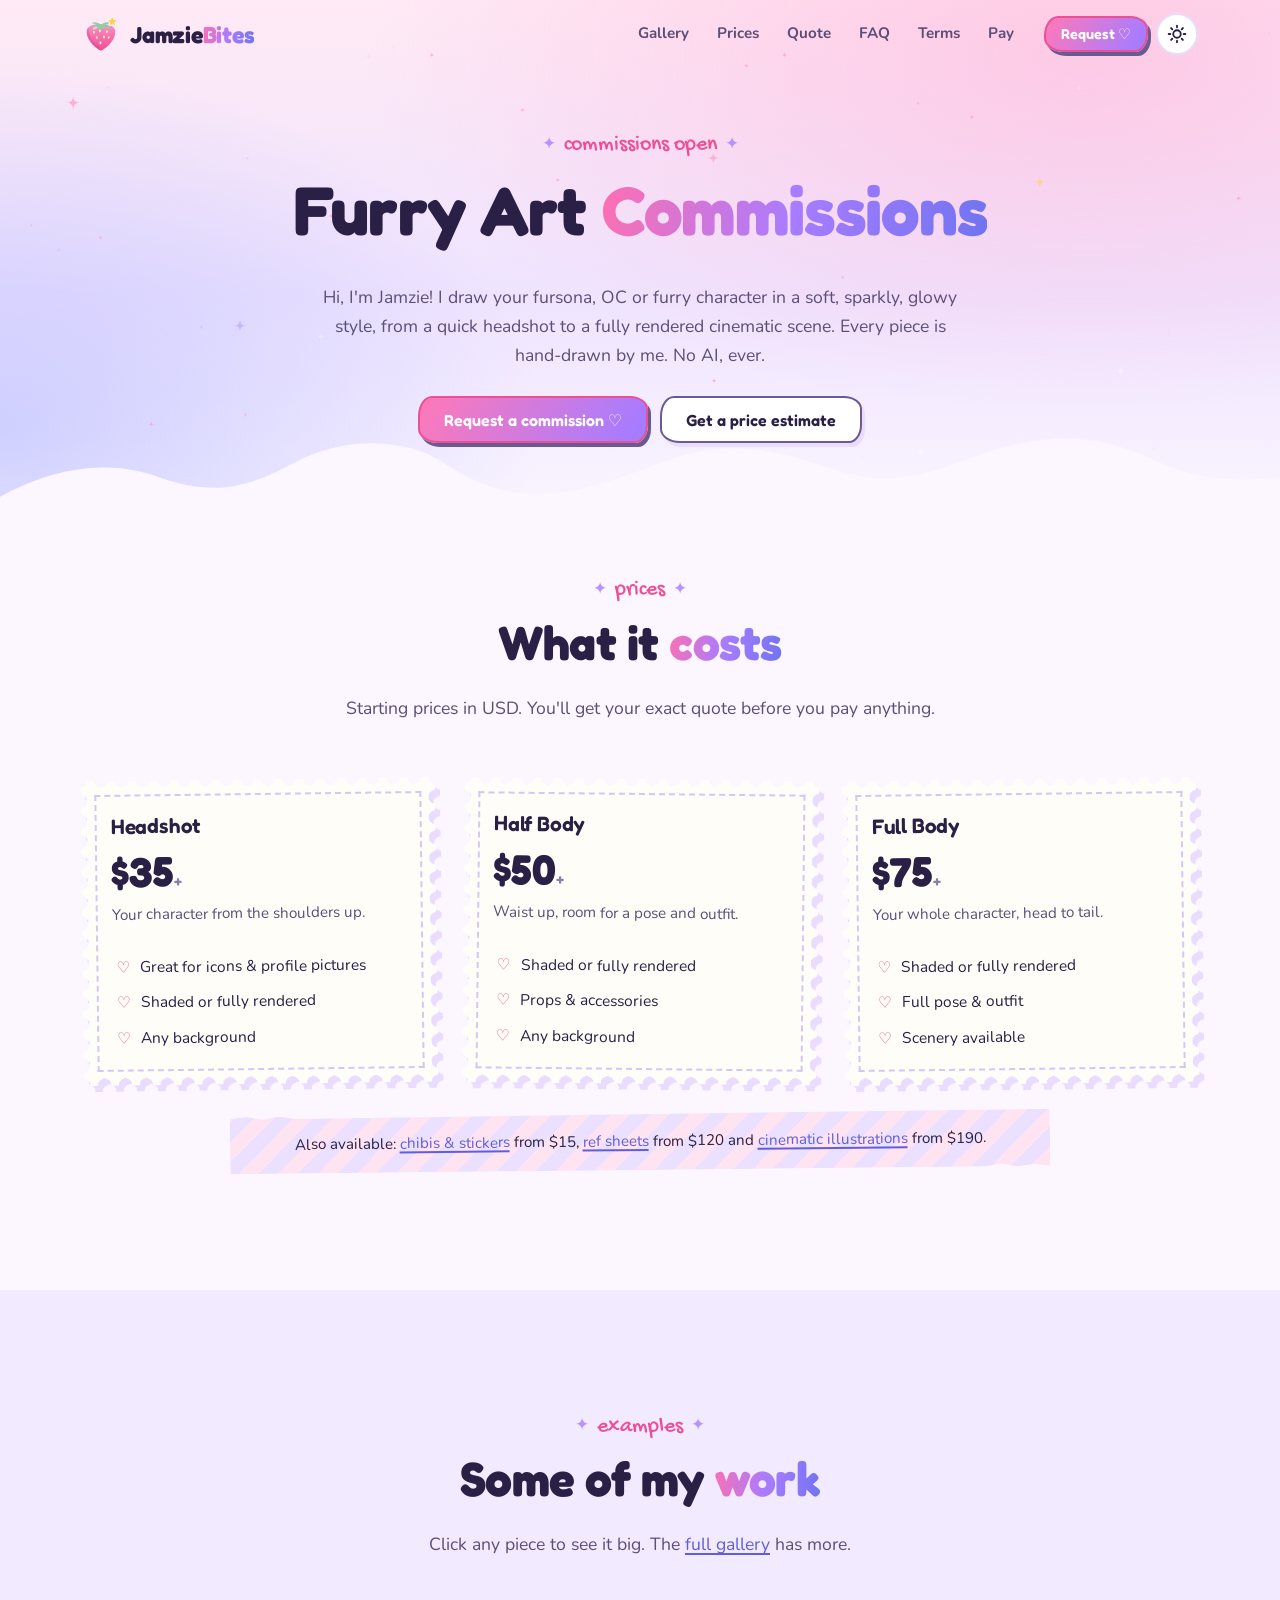
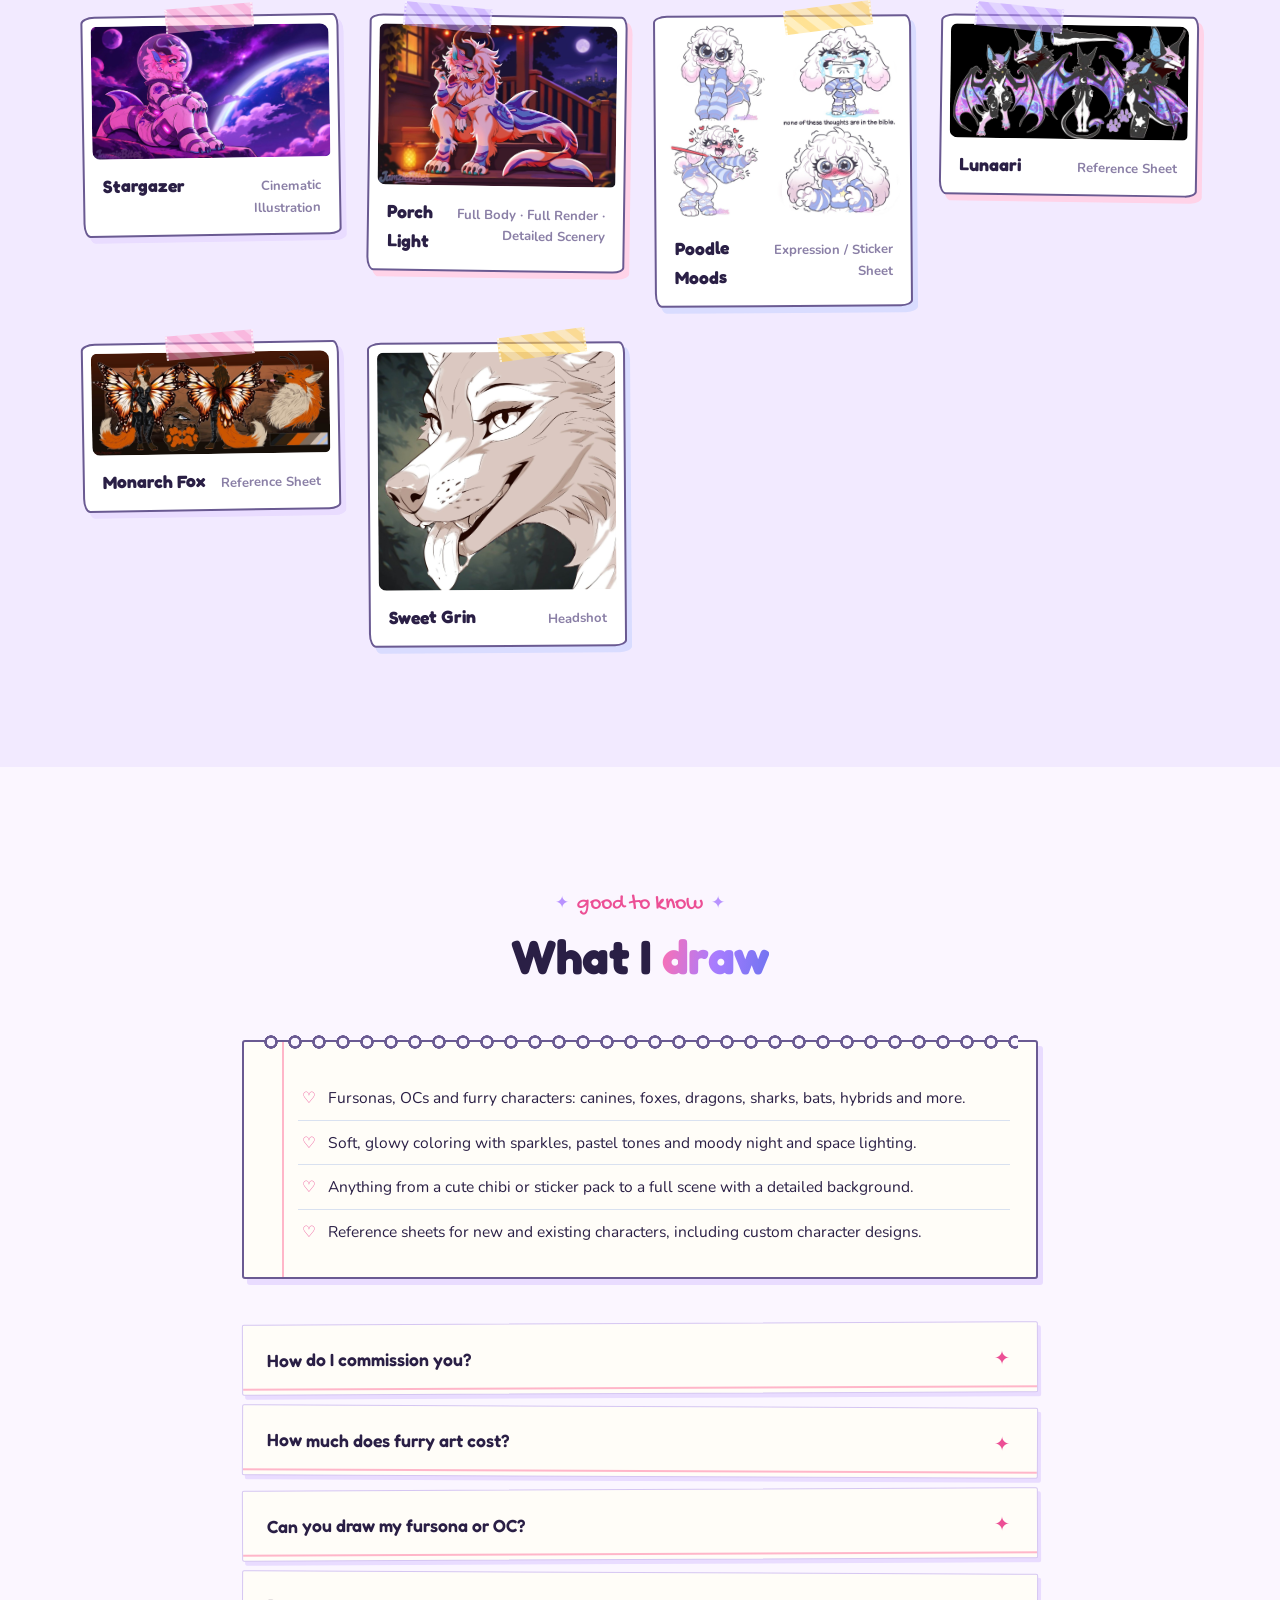
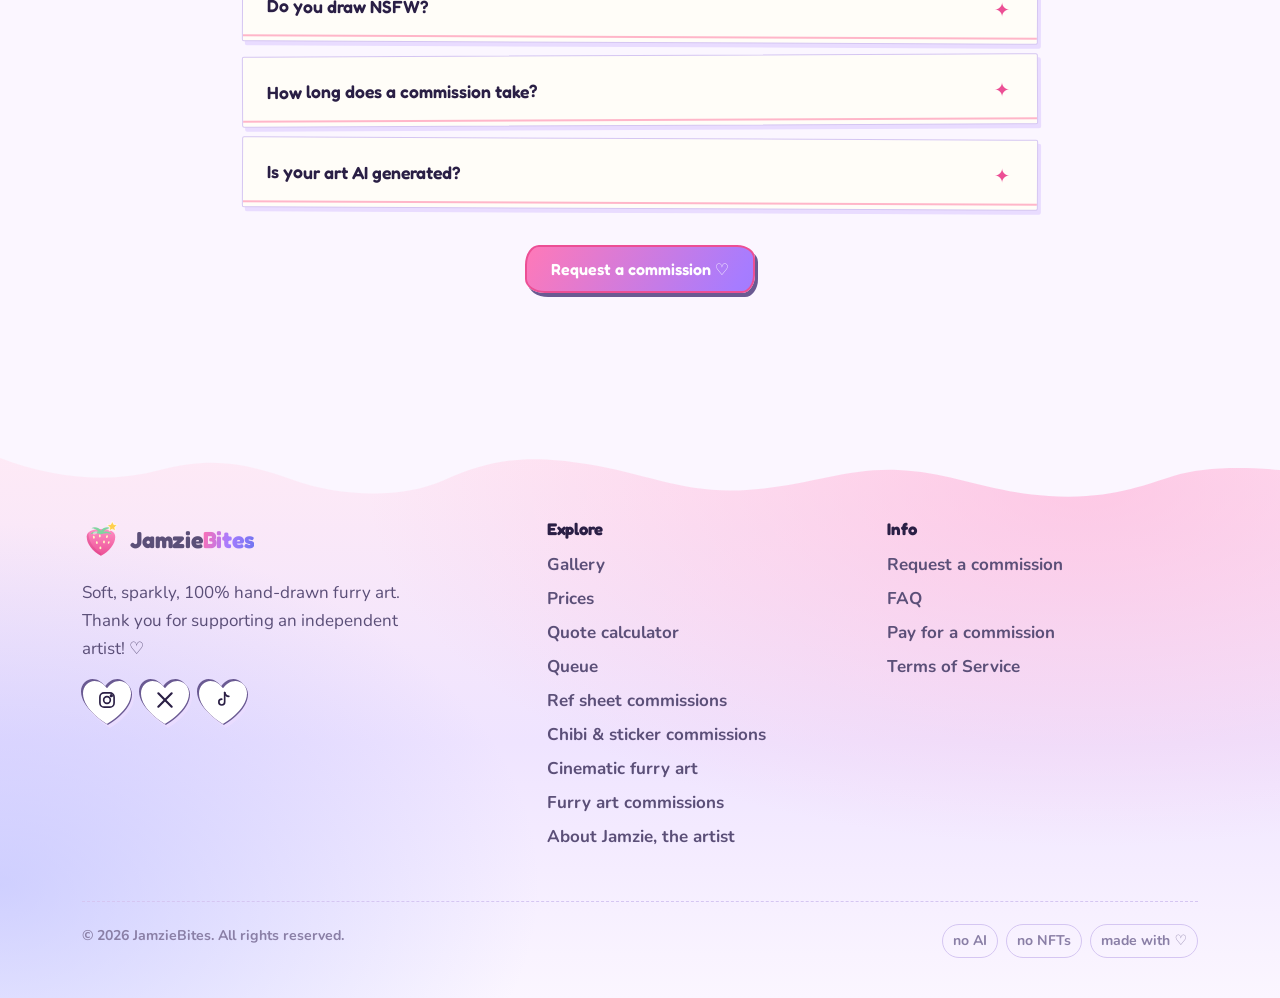
<file: furry-art-commissions.html>
<!doctype html>
<html lang="en">
<head>
  <meta charset="utf-8">
  <meta name="viewport" content="width=device-width, initial-scale=1">
  <meta http-equiv="Content-Security-Policy" content="default-src 'self'; script-src 'self'; style-src 'self' 'unsafe-inline'; img-src 'self' data:; font-src 'self'; connect-src 'self' https://babujgeapxhrcrrrxoet.supabase.co https://formspree.io; form-action 'self'; base-uri 'self'; object-src 'none'; frame-src 'none'; manifest-src 'self'; worker-src 'none'">
  <meta name="referrer" content="strict-origin-when-cross-origin">
  <title>Furry Art Commissions by Jamzie | Prices &amp; Examples | JamzieBites</title>
  <meta name="description" content="Open furry art commissions by Jamzie: headshots from $35, half body $50, full body $75, plus chibis, stickers, ref sheets and cinematic art for your fursona or OC. Hand-drawn, never AI.">
  <meta name="robots" content="index, follow, noai, noimageai">
  <meta name="theme-color" content="#ff8fc4">
  <link rel="icon" href="assets/logo.svg" type="image/svg+xml">
  <link rel="manifest" href="site.webmanifest">
  <meta property="og:type" content="website">
  <meta property="og:site_name" content="JamzieBites">
  <meta property="og:title" content="Furry Art Commissions by Jamzie | Prices &amp; Examples | JamzieBites">
  <meta property="og:description" content="Open furry art commissions by Jamzie: headshots from $35, half body $50, full body $75, plus chibis, stickers, ref sheets and cinematic art for your fursona or OC. Hand-drawn, never AI.">
  <meta property="og:url" content="https://jamziebites.com/furry-art-commissions.html">
  <meta property="og:image" content="https://jamziebites.com/assets/og-card.jpg">
  <meta property="og:image:alt" content="JamzieBites: furry art commissions by Jamzie">
  <meta name="twitter:card" content="summary_large_image">
  <link rel="canonical" href="https://jamziebites.com/furry-art-commissions.html">
  <link rel="stylesheet" href="assets/fonts/fonts.css">
  <link rel="stylesheet" href="assets/styles.css">
  <script src="assets/theme-init.js"></script>
  <script src="config.js"></script>
  <script type="application/ld+json">{"@context": "https://schema.org", "@graph": [{"@type": "BreadcrumbList", "itemListElement": [{"@type": "ListItem", "position": 1, "name": "JamzieBites", "item": "https://jamziebites.com/"}, {"@type": "ListItem", "position": 2, "name": "Furry Art Commissions", "item": "https://jamziebites.com/furry-art-commissions.html"}]}, {"@type": "FAQPage", "mainEntity": [{"@type": "Question", "name": "How do I commission you?", "acceptedAnswer": {"@type": "Answer", "text": "Fill out the request form with your character's ref sheet and what you'd like. I'll look it over and get back to you by email or Discord. You only pay after I accept, through a private page with your exact price."}}, {"@type": "Question", "name": "How much does furry art cost?", "acceptedAnswer": {"@type": "Answer", "text": "Stickers start at $15, chibis at $25, headshots at $35, half body at $50 and full body at $75. Ref sheets start at $120 and cinematic illustrations at $190. The quote calculator adds up shading, backgrounds and extras for you."}}, {"@type": "Question", "name": "Can you draw my fursona or OC?", "acceptedAnswer": {"@type": "Answer", "text": "Yes, that's exactly what I do! Send me your character's reference sheet so I get every marking and color right. No ref sheet yet? I draw those too."}}, {"@type": "Question", "name": "Do you draw NSFW?", "acceptedAnswer": {"@type": "Answer", "text": "Yes, for a flat +$95, discussed with me beforehand. Clients and all characters involved must be 18+, and I can decline anything I'm not comfortable with."}}, {"@type": "Question", "name": "How long does a commission take?", "acceptedAnswer": {"@type": "Answer", "text": "Usually 2–12 weeks, depending on the size of the piece and how busy my queue is. Rush is +35% when I have room."}}, {"@type": "Question", "name": "Is your art AI generated?", "acceptedAnswer": {"@type": "Answer", "text": "Never. Every piece is drawn by hand, by me. My art also may not be used to train AI."}}]}]}</script>
</head>
<body>
  <a class="skip-link" href="#main">Skip to content</a>

  <header class="site-header" id="top">
    <nav class="container nav" aria-label="Main">
      <a class="logo" href="index.html" aria-label="JamzieBites home">
        <img class="logo-mark" src="assets/logo.svg" alt="" width="38" height="38">
        <span class="logo-word">Jamzie<span class="grad-text">Bites</span></span>
      </a>
      <ul class="nav-links" id="nav-links">
        <li><a href="index.html#gallery">Gallery</a></li>
        <li><a href="index.html#prices">Prices</a></li>
        <li><a href="index.html#quote">Quote</a></li>
        <li><a href="index.html#faq">FAQ</a></li>
        <li><a href="tos.html">Terms</a></li>
        <li><a href="pay.html">Pay</a></li>
      </ul>
      <div class="nav-actions">
        <a class="btn btn-primary btn-sm" href="index.html#request">Request ♡</a>
        <button class="icon-btn theme-toggle" type="button" aria-label="Switch light / dark theme">
          <svg class="sun" viewBox="0 0 24 24" fill="none" stroke="currentColor" stroke-width="2.2" stroke-linecap="round"><circle cx="12" cy="12" r="4.5"/><path d="M12 2v2M12 20v2M4.9 4.9l1.4 1.4M17.7 17.7l1.4 1.4M2 12h2M20 12h2M4.9 19.1l1.4-1.4M17.7 6.3l1.4-1.4"/></svg>
          <svg class="moon" viewBox="0 0 24 24" fill="none" stroke="currentColor" stroke-width="2.2" stroke-linecap="round" stroke-linejoin="round"><path d="M20.5 14.5A8.5 8.5 0 0 1 9.5 3.5a8.5 8.5 0 1 0 11 11z"/></svg>
        </button>
        <button class="icon-btn menu-toggle" type="button" aria-label="Open menu" aria-expanded="false" aria-controls="nav-links">
          <svg viewBox="0 0 24 24" fill="none" stroke="currentColor" stroke-width="2.4" stroke-linecap="round"><path d="M4 7h16M4 12h16M4 17h16"/></svg>
        </button>
      </div>
    </nav>
  </header>

    <main id="main">
    <section class="page-hero">
      <canvas id="sky" aria-hidden="true"></canvas>
      <div class="container" style="position:relative">
        <div class="eyebrow">commissions open</div>
        <h1>Furry Art <span class="grad-text">Commissions</span></h1>
        <p>Hi, I'm Jamzie! I draw your fursona, OC or furry character in a soft, sparkly, glowy style, from a quick headshot to a fully rendered cinematic scene. Every piece is hand-drawn by me. No AI, ever.</p>
        <div style="display:flex;gap:12px;justify-content:center;flex-wrap:wrap;margin-top:26px">
          <a class="btn btn-primary" href="index.html#request">Request a commission ♡</a>
          <a class="btn" href="index.html#quote">Get a price estimate</a>
        </div>
      </div>
      <div class="hero-clouds" aria-hidden="true">
        <svg viewBox="0 0 1440 120" preserveAspectRatio="none"><path fill="currentColor" d="M0 80c60-30 120-40 180-20s100 10 150-15 120-30 170 0 90 40 160 25 110-45 180-40 110 35 170 30 100-35 170-40 110 20 140 30 70 15 120 10V120H0z"/></svg>
      </div>
    </section>

    <section class="section" style="padding-top:40px">
      <div class="container">
        <div class="section-head"><div class="eyebrow">prices</div><h2>What it <span class="grad-text">costs</span></h2><p>Starting prices in USD. You'll get your exact quote before you pay anything.</p></div>
        <div class="price-grid">
          <div class="card price-card"><h3>Headshot</h3><div class="price"><span data-price="headshot">$35</span><small>+</small></div><p class="desc">Your character from the shoulders up.</p><ul class="check-list"><li>Great for icons &amp; profile pictures</li><li>Shaded or fully rendered</li><li>Any background</li></ul></div>
          <div class="card price-card"><h3>Half Body</h3><div class="price"><span data-price="half">$50</span><small>+</small></div><p class="desc">Waist up, room for a pose and outfit.</p><ul class="check-list"><li>Shaded or fully rendered</li><li>Props &amp; accessories</li><li>Any background</li></ul></div>
          <div class="card price-card"><h3>Full Body</h3><div class="price"><span data-price="full">$75</span><small>+</small></div><p class="desc">Your whole character, head to tail.</p><ul class="check-list"><li>Shaded or fully rendered</li><li>Full pose &amp; outfit</li><li>Scenery available</li></ul></div>
        </div>
        <p class="price-note">Also available: <a href="chibi-commissions.html">chibis &amp; stickers</a> from <span data-price="sticker-single">$15</span>, <a href="ref-sheet-commissions.html">ref sheets</a> from <span data-price="ref-simple">$120</span> and <a href="cinematic-furry-art.html">cinematic illustrations</a> from <span data-price="cinematic">$190</span>.</p>
      </div>
    </section>

    <section class="section alt">
      <div class="container">
        <div class="section-head"><div class="eyebrow">examples</div><h2>Some of my <span class="grad-text">work</span></h2><p>Click any piece to see it big. The <a href="index.html#gallery">full gallery</a> has more.</p></div>
        <div class="gallery landing-examples">
          <a class="gallery-item" href="assets/art/stargazer-astronaut.jpg" target="_blank" rel="noopener"><img src="assets/art/sm/stargazer-astronaut.jpg" alt="A fluffy pink dragon-shark astronaut on a rock gazing at a glowing purple planet. Furry art by Jamzie." loading="lazy" decoding="async"><span class="meta"><strong>Stargazer</strong><span>Cinematic Illustration</span></span></a><a class="gallery-item" href="assets/art/porch-moonlight.jpg" target="_blank" rel="noopener"><img src="assets/art/sm/porch-moonlight.jpg" alt="A pink and white dragon-shark lounging on porch steps at night under string lights and a full moon. Furry art by Jamzie." loading="lazy" decoding="async"><span class="meta"><strong>Porch Light</strong><span>Full Body · Full Render · Detailed Scenery</span></span></a><a class="gallery-item" href="assets/art/poodle-chibi-sheet.jpg" target="_blank" rel="noopener"><img src="assets/art/sm/poodle-chibi-sheet.jpg" alt="Sheet of four chibi poodle expressions in a striped sweater: shy, sobbing, excited and blushing. Furry art by Jamzie." loading="lazy" decoding="async"><span class="meta"><strong>Poodle Moods</strong><span>Expression / Sticker Sheet</span></span></a><a class="gallery-item" href="assets/art/lunaari-ref-sheet.jpg" target="_blank" rel="noopener"><img src="assets/art/sm/lunaari-ref-sheet.jpg" alt="Reference sheet of Lunaari, a black and white bat creature with iridescent wings, shown front, back and side. Furry art by Jamzie." loading="lazy" decoding="async"><span class="meta"><strong>Lunaari</strong><span>Reference Sheet</span></span></a><a class="gallery-item" href="assets/art/monarch-fox-ref-sheet.jpg" target="_blank" rel="noopener"><img src="assets/art/sm/monarch-fox-ref-sheet.jpg" alt="Reference sheet of an orange fox with monarch butterfly wings, shown front and back with a color palette. Furry art by Jamzie." loading="lazy" decoding="async"><span class="meta"><strong>Monarch Fox</strong><span>Reference Sheet</span></span></a><a class="gallery-item" href="assets/art/sweet-grin-headshot.jpg" target="_blank" rel="noopener"><img src="assets/art/sm/sweet-grin-headshot.jpg" alt="Close-up headshot of a cream-toned canine with long lashes and a wide, happy grin. Furry art by Jamzie." loading="lazy" decoding="async"><span class="meta"><strong>Sweet Grin</strong><span>Headshot</span></span></a>
        </div>
      </div>
    </section>

    <section class="section">
      <div class="container" style="max-width:860px">
        <div class="section-head"><div class="eyebrow">good to know</div><h2>What I <span class="grad-text">draw</span></h2></div>
        <div class="rights" style="grid-template-columns:1fr">
          <div class="card"><ul class="love-list"><li>Fursonas, OCs and furry characters: canines, foxes, dragons, sharks, bats, hybrids and more.</li><li>Soft, glowy coloring with sparkles, pastel tones and moody night and space lighting.</li><li>Anything from a cute chibi or sticker pack to a full scene with a detailed background.</li><li>Reference sheets for new and existing characters, including custom character designs.</li></ul></div>
        </div>
        <div class="faq" style="margin-top:44px">
          <details class="card"><summary>How do I commission you?</summary><div class="answer"><p>Fill out the <a href="index.html#request">request form</a> with your character's ref sheet and what you'd like. I'll look it over and get back to you by email or Discord. You only pay after I accept, through a private page with your exact price.</p></div></details>
          <details class="card"><summary>How much does furry art cost?</summary><div class="answer"><p>Stickers start at <span data-price="sticker-single">$15</span>, chibis at <span data-price="chibi-headshot">$25</span>, headshots at <span data-price="headshot">$35</span>, half body at <span data-price="half">$50</span> and full body at <span data-price="full">$75</span>. Ref sheets start at <span data-price="ref-simple">$120</span> and cinematic illustrations at <span data-price="cinematic">$190</span>. The <a href="index.html#quote">quote calculator</a> adds up shading, backgrounds and extras for you.</p></div></details>
          <details class="card"><summary>Can you draw my fursona or OC?</summary><div class="answer"><p>Yes, that's exactly what I do! Send me your character's reference sheet so I get every marking and color right. No ref sheet yet? I draw those too.</p></div></details>
          <details class="card"><summary>Do you draw NSFW?</summary><div class="answer"><p>Yes, for a flat +$95, discussed with me beforehand. Clients and all characters involved must be 18+, and I can decline anything I'm not comfortable with.</p></div></details>
          <details class="card"><summary>How long does a commission take?</summary><div class="answer"><p>Usually <span data-turnaround>2–12 weeks</span>, depending on the size of the piece and how busy my queue is. Rush is +35% when I have room.</p></div></details>
          <details class="card"><summary>Is your art AI generated?</summary><div class="answer"><p>Never. Every piece is drawn by hand, by me. My art also may not be used to train AI.</p></div></details>
        </div>
        <p style="text-align:center;margin-top:36px"><a class="btn btn-primary" href="index.html#request">Request a commission ♡</a></p>
      </div>
    </section>
  </main>

  <footer class="site-footer">
    <div class="footer-clouds" aria-hidden="true">
      <svg viewBox="0 0 1440 80" preserveAspectRatio="none"><path fill="currentColor" d="M0 50c60-20 120-26 180-12s100 6 150-10 120-20 170 0 90 26 160 16 110-30 180-26 110 22 170 20 100-22 170-26 110 12 140 20 70 10 120 6V80H0z"/></svg>
    </div>
    <div class="container">
      <div class="footer-grid">
        <div>
          <a class="logo" href="index.html" aria-label="JamzieBites home">
            <img class="logo-mark" src="assets/logo.svg" alt="" width="38" height="38">
            <span class="logo-word">Jamzie<span class="grad-text">Bites</span></span>
          </a>
          <p style="color:var(--ink-soft);margin-top:12px;max-width:340px">Soft, sparkly, 100% hand-drawn furry art. Thank you for supporting an independent artist! ♡</p>
          <div class="socials" id="socials"></div>
        </div>
        <div>
          <h4>Explore</h4>
          <ul>
            <li><a href="index.html#gallery">Gallery</a></li>
            <li><a href="index.html#prices">Prices</a></li>
            <li><a href="index.html#quote">Quote calculator</a></li>
            <li><a href="index.html#queue">Queue</a></li>
            <li><a href="ref-sheet-commissions.html">Ref sheet commissions</a></li>
            <li><a href="chibi-commissions.html">Chibi &amp; sticker commissions</a></li>
            <li><a href="cinematic-furry-art.html">Cinematic furry art</a></li>
            <li><a href="furry-art-commissions.html">Furry art commissions</a></li>
            <li><a href="jamzie-furry-artist.html">About Jamzie, the artist</a></li>
          </ul>
        </div>
        <div>
          <h4>Info</h4>
          <ul>
            <li><a href="index.html#request">Request a commission</a></li>
            <li><a href="index.html#faq">FAQ</a></li>
            <li><a href="pay.html">Pay for a commission</a></li>
            <li><a href="tos.html">Terms of Service</a></li>
          </ul>
        </div>
      </div>
      <div class="footer-bottom">
        <span>© <span id="year">2026</span> JamzieBites. All rights reserved.</span>
        <span class="pills"><span>no AI</span><span>no NFTs</span><span>made with ♡</span></span>
      </div>
    </div>
  </footer>

  <button class="icon-btn to-top" type="button" aria-label="Back to top">
    <svg viewBox="0 0 24 24" fill="none" stroke="currentColor" stroke-width="2.5" stroke-linecap="round"><path d="m6 15 6-6 6 6"/></svg>
  </button>
  <div class="toast" id="toast" role="status" aria-live="polite"></div>
  <script src="assets/main.js"></script>
  <script src="assets/landing.js"></script>
</body>
</html>
</file>
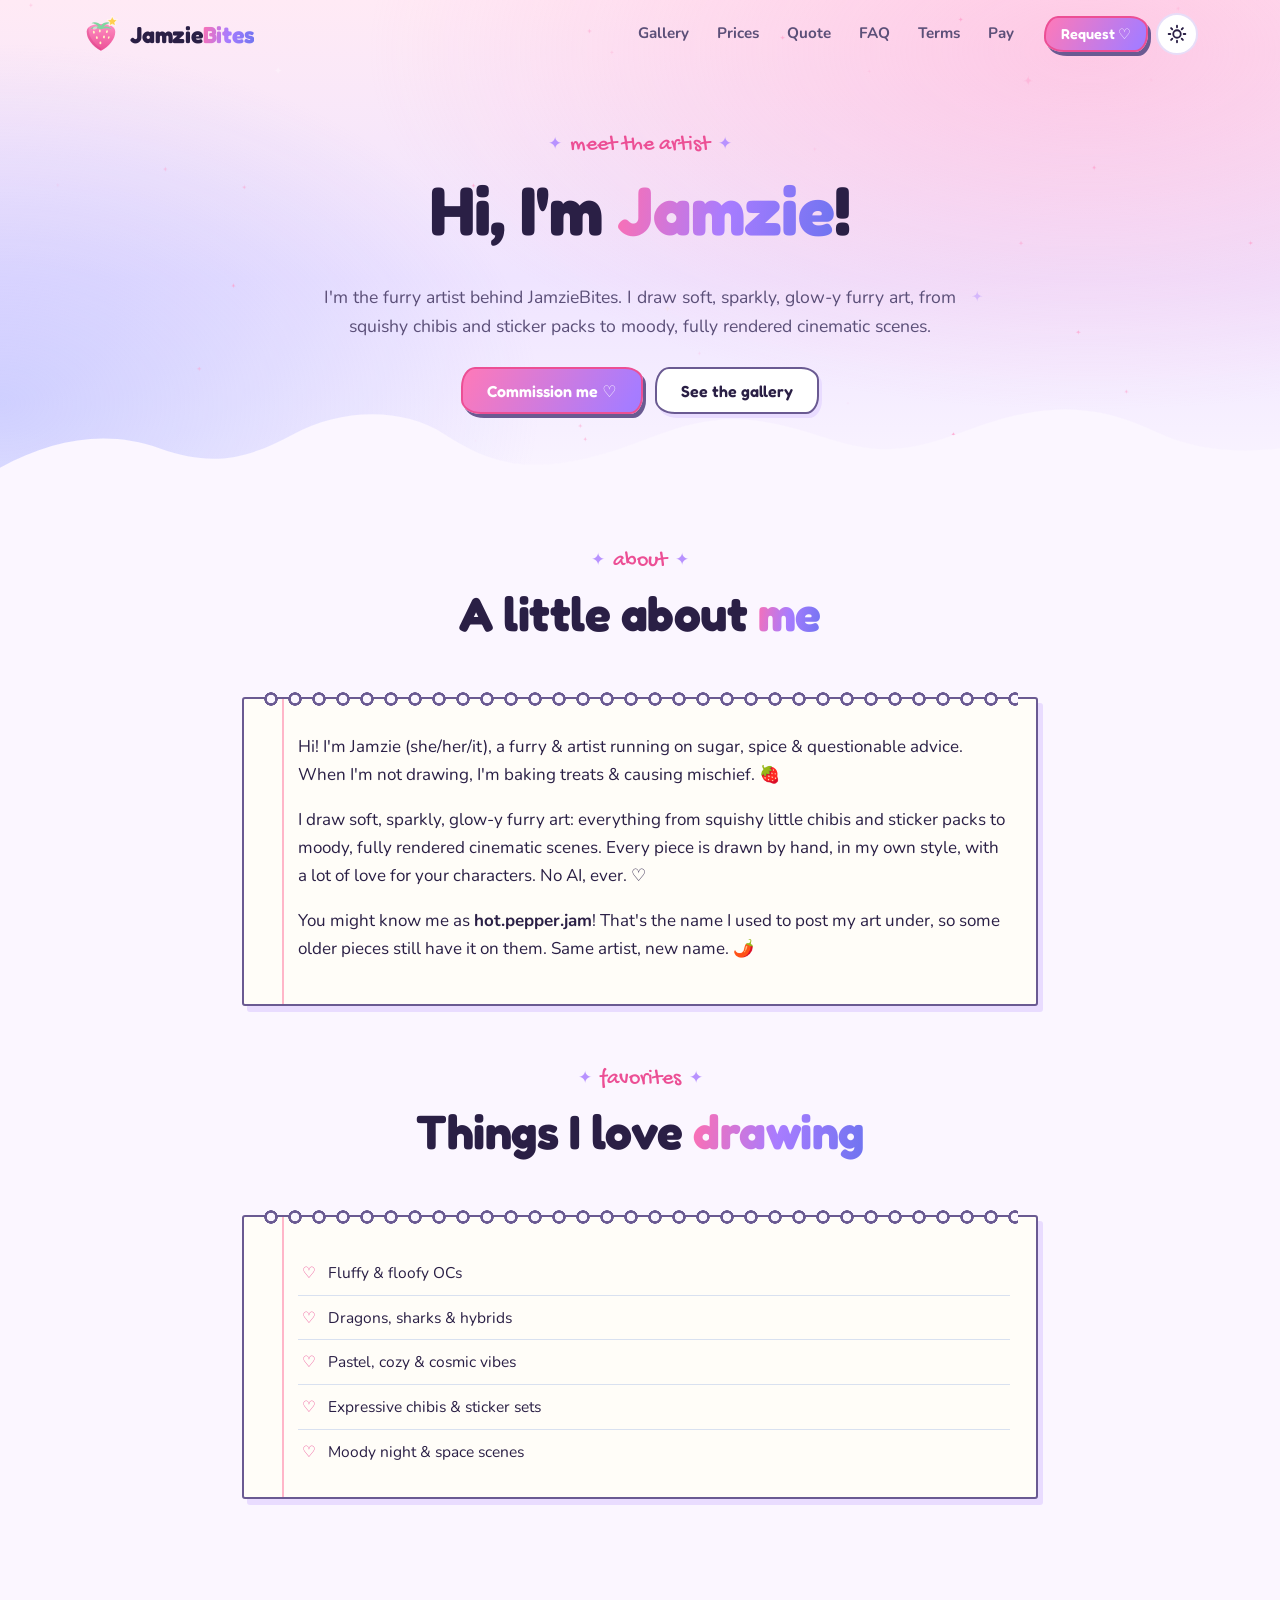
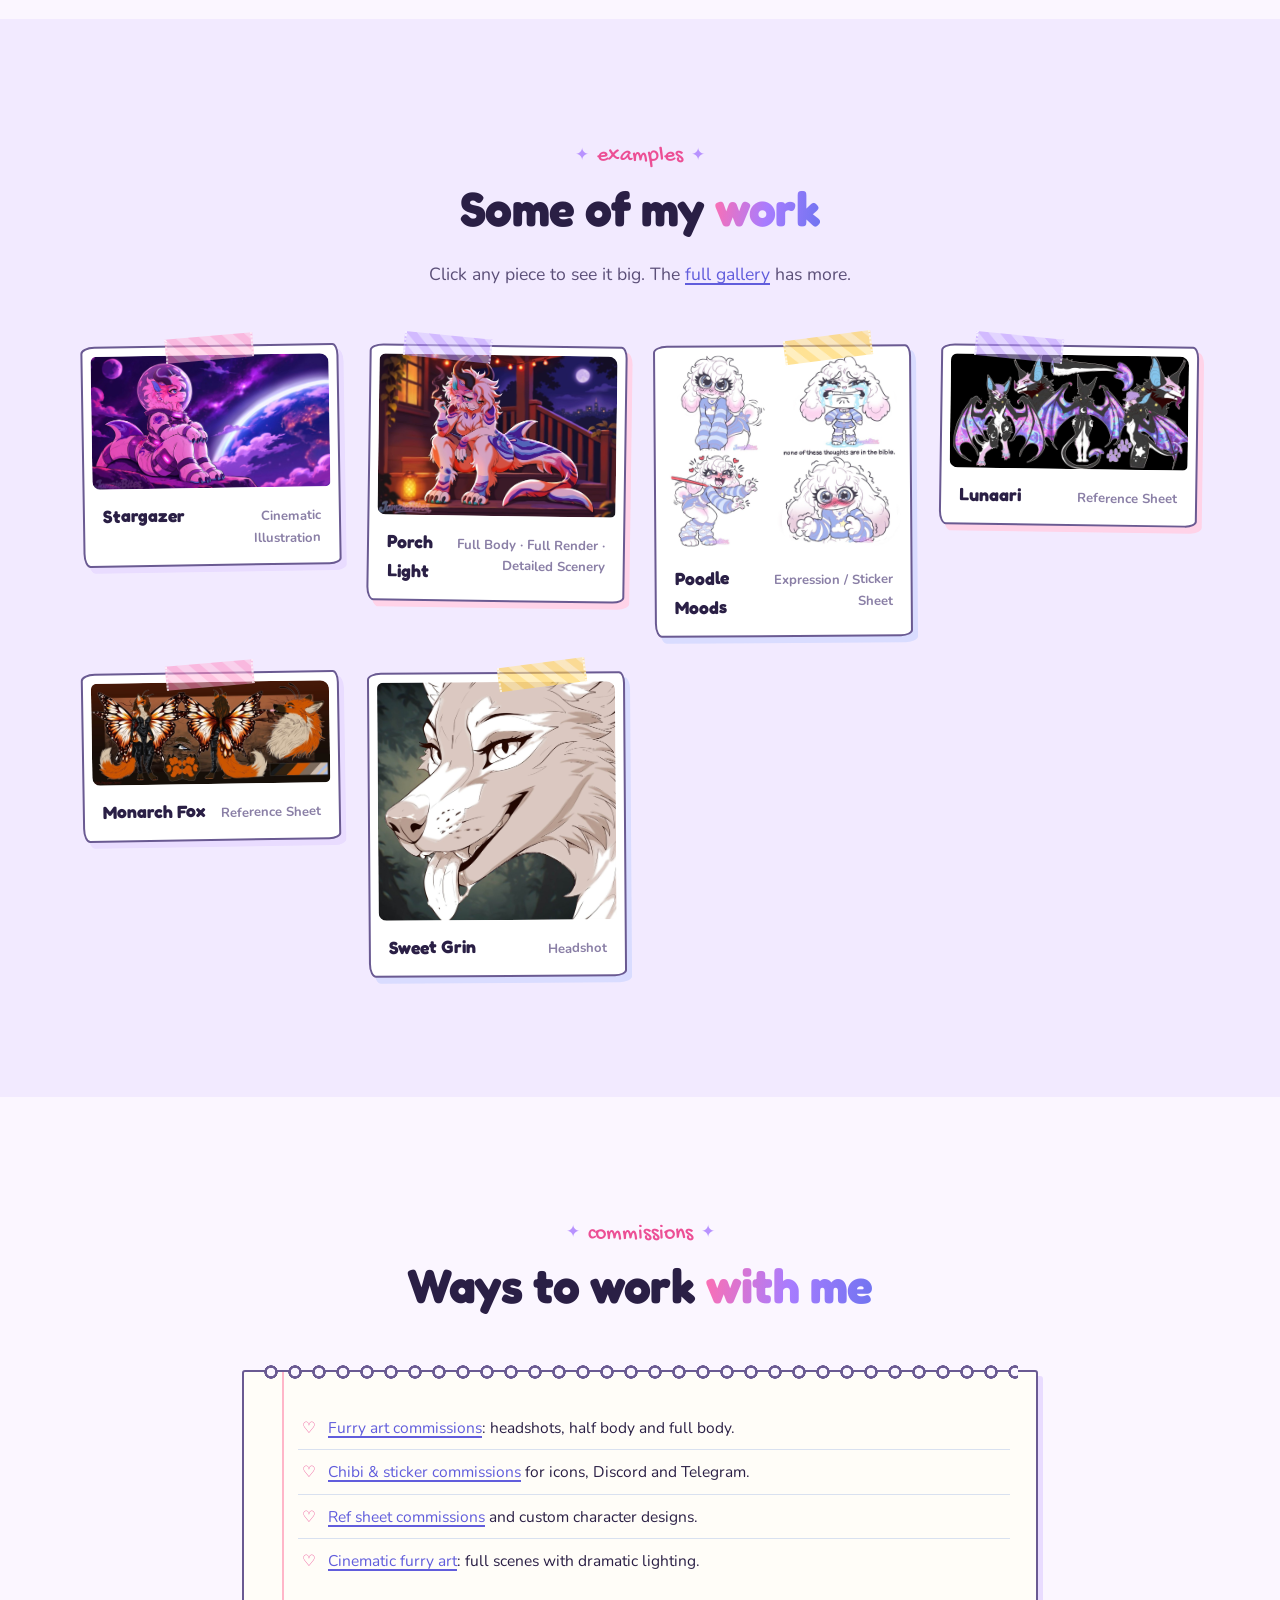
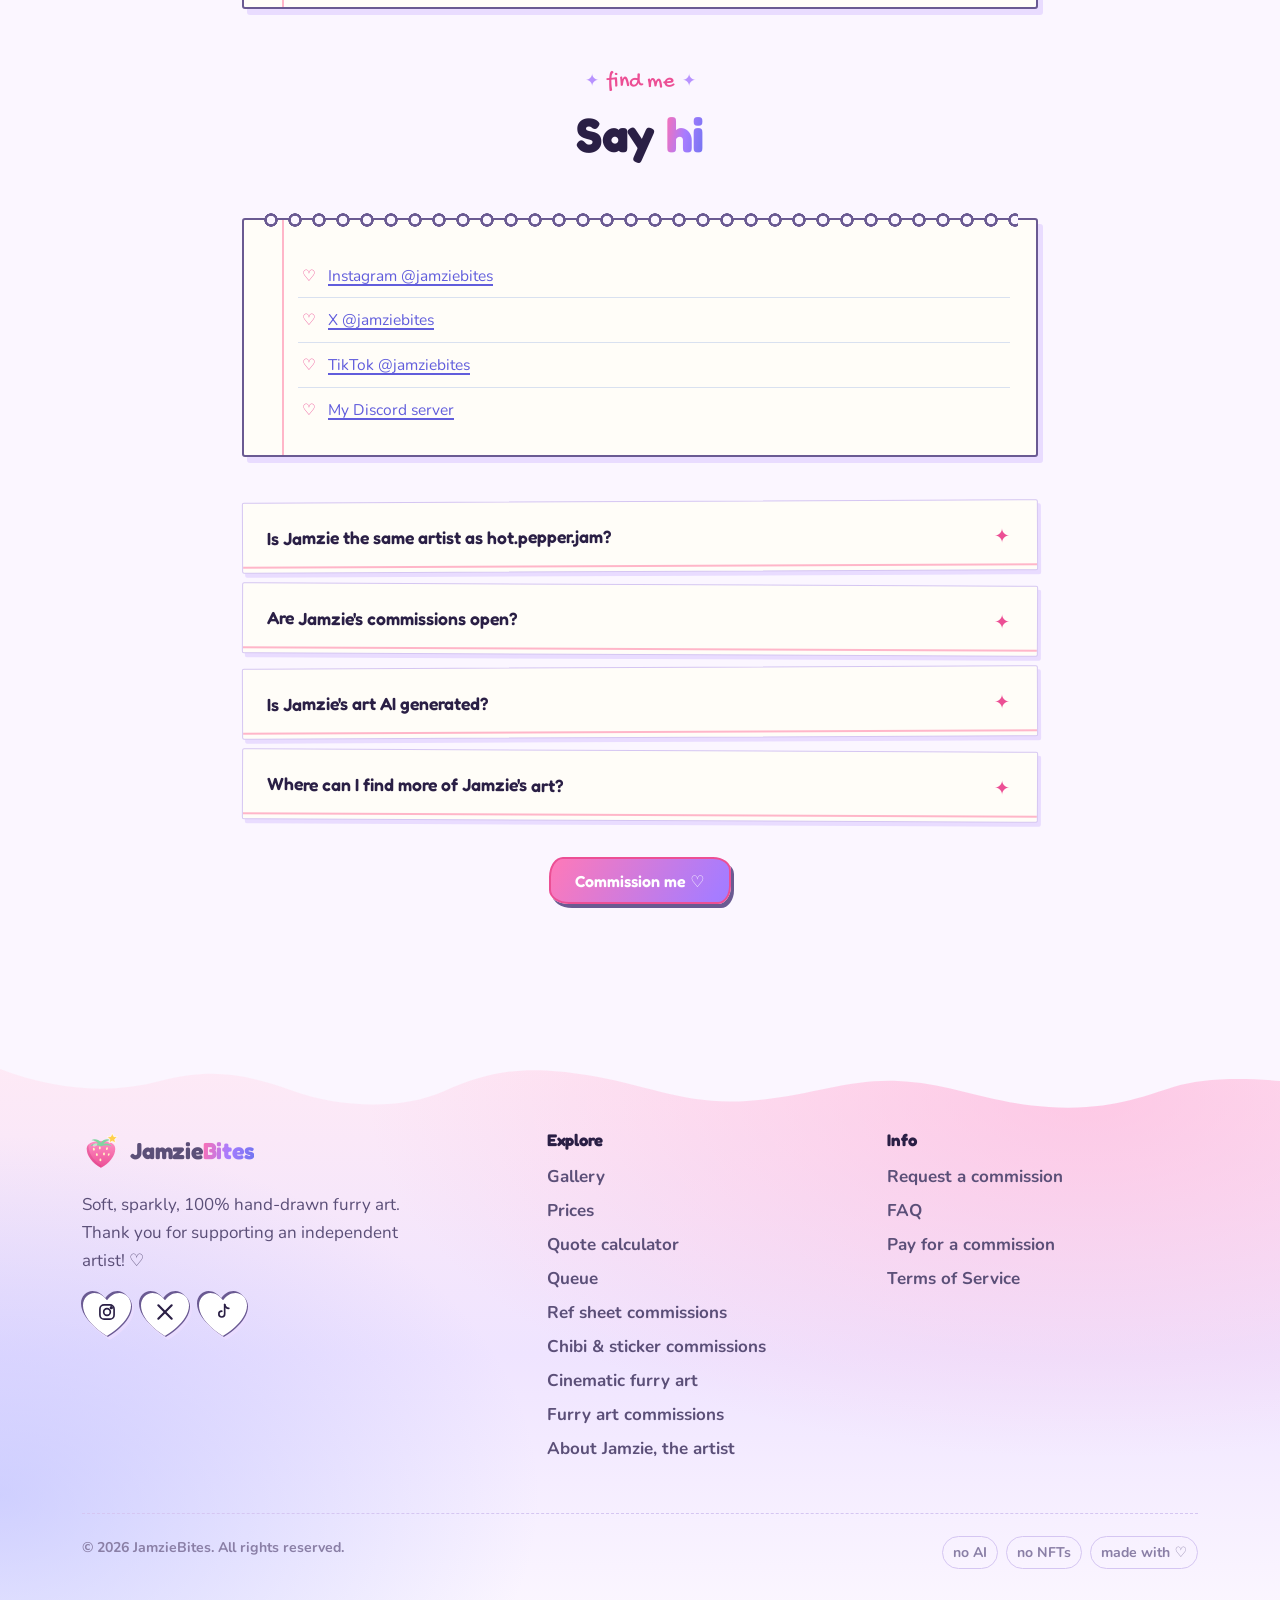
<file: jamzie-furry-artist.html>
<!doctype html>
<html lang="en">
<head>
  <meta charset="utf-8">
  <meta name="viewport" content="width=device-width, initial-scale=1">
  <meta http-equiv="Content-Security-Policy" content="default-src 'self'; script-src 'self'; style-src 'self' 'unsafe-inline'; img-src 'self' data:; font-src 'self'; connect-src 'self' https://babujgeapxhrcrrrxoet.supabase.co https://formspree.io; form-action 'self'; base-uri 'self'; object-src 'none'; frame-src 'none'; manifest-src 'self'; worker-src 'none'">
  <meta name="referrer" content="strict-origin-when-cross-origin">
  <title>Jamzie | Furry Artist (JamzieBites, formerly hot.pepper.jam)</title>
  <meta name="description" content="Meet Jamzie, the furry artist behind JamzieBites (formerly hot.pepper.jam): soft, sparkly, hand-drawn furry art, chibis, ref sheets and cinematic commissions. Art, socials and commission info.">
  <meta name="robots" content="index, follow, noai, noimageai">
  <meta name="theme-color" content="#ff8fc4">
  <link rel="icon" href="assets/logo.svg" type="image/svg+xml">
  <link rel="manifest" href="site.webmanifest">
  <meta property="og:type" content="website">
  <meta property="og:site_name" content="JamzieBites">
  <meta property="og:title" content="Jamzie | Furry Artist (JamzieBites, formerly hot.pepper.jam)">
  <meta property="og:description" content="Meet Jamzie, the furry artist behind JamzieBites (formerly hot.pepper.jam): soft, sparkly, hand-drawn furry art, chibis, ref sheets and cinematic commissions. Art, socials and commission info.">
  <meta property="og:url" content="https://jamziebites.com/jamzie-furry-artist.html">
  <meta property="og:image" content="https://jamziebites.com/assets/og-card.jpg">
  <meta property="og:image:alt" content="JamzieBites: furry art commissions by Jamzie">
  <meta name="twitter:card" content="summary_large_image">
  <link rel="canonical" href="https://jamziebites.com/jamzie-furry-artist.html">
  <link rel="stylesheet" href="assets/fonts/fonts.css">
  <link rel="stylesheet" href="assets/styles.css">
  <script src="assets/theme-init.js"></script>
  <script src="config.js"></script>
  <script type="application/ld+json">{"@context": "https://schema.org", "@graph": [{"@type": "BreadcrumbList", "itemListElement": [{"@type": "ListItem", "position": 1, "name": "JamzieBites", "item": "https://jamziebites.com/"}, {"@type": "ListItem", "position": 2, "name": "Jamzie, furry artist", "item": "https://jamziebites.com/jamzie-furry-artist.html"}]}, {"@type": "ProfilePage", "url": "https://jamziebites.com/jamzie-furry-artist.html", "name": "Jamzie, furry artist", "mainEntity": {"@id": "https://jamziebites.com/#jamzie"}}, {"@type": "FAQPage", "mainEntity": [{"@type": "Question", "name": "Is Jamzie the same artist as hot.pepper.jam?", "acceptedAnswer": {"@type": "Answer", "text": "Yes! hot.pepper.jam is the name I used to post my art under before JamzieBites, so some older pieces still carry that signature. Same artist, new name."}}, {"@type": "Question", "name": "Are Jamzie's commissions open?", "acceptedAnswer": {"@type": "Answer", "text": "Yes. You can see my current queue, check prices and send a request right on this site."}}, {"@type": "Question", "name": "Is Jamzie's art AI generated?", "acceptedAnswer": {"@type": "Answer", "text": "No, never. Everything is hand-drawn by me, and my art may not be used to train AI."}}, {"@type": "Question", "name": "Where can I find more of Jamzie's art?", "acceptedAnswer": {"@type": "Answer", "text": "In the gallery, on Instagram, X and TikTok as @jamziebites, and in my Discord server."}}]}]}</script>
</head>
<body>
  <a class="skip-link" href="#main">Skip to content</a>

  <header class="site-header" id="top">
    <nav class="container nav" aria-label="Main">
      <a class="logo" href="index.html" aria-label="JamzieBites home">
        <img class="logo-mark" src="assets/logo.svg" alt="" width="38" height="38">
        <span class="logo-word">Jamzie<span class="grad-text">Bites</span></span>
      </a>
      <ul class="nav-links" id="nav-links">
        <li><a href="index.html#gallery">Gallery</a></li>
        <li><a href="index.html#prices">Prices</a></li>
        <li><a href="index.html#quote">Quote</a></li>
        <li><a href="index.html#faq">FAQ</a></li>
        <li><a href="tos.html">Terms</a></li>
        <li><a href="pay.html">Pay</a></li>
      </ul>
      <div class="nav-actions">
        <a class="btn btn-primary btn-sm" href="index.html#request">Request ♡</a>
        <button class="icon-btn theme-toggle" type="button" aria-label="Switch light / dark theme">
          <svg class="sun" viewBox="0 0 24 24" fill="none" stroke="currentColor" stroke-width="2.2" stroke-linecap="round"><circle cx="12" cy="12" r="4.5"/><path d="M12 2v2M12 20v2M4.9 4.9l1.4 1.4M17.7 17.7l1.4 1.4M2 12h2M20 12h2M4.9 19.1l1.4-1.4M17.7 6.3l1.4-1.4"/></svg>
          <svg class="moon" viewBox="0 0 24 24" fill="none" stroke="currentColor" stroke-width="2.2" stroke-linecap="round" stroke-linejoin="round"><path d="M20.5 14.5A8.5 8.5 0 0 1 9.5 3.5a8.5 8.5 0 1 0 11 11z"/></svg>
        </button>
        <button class="icon-btn menu-toggle" type="button" aria-label="Open menu" aria-expanded="false" aria-controls="nav-links">
          <svg viewBox="0 0 24 24" fill="none" stroke="currentColor" stroke-width="2.4" stroke-linecap="round"><path d="M4 7h16M4 12h16M4 17h16"/></svg>
        </button>
      </div>
    </nav>
  </header>

    <main id="main">
    <section class="page-hero">
      <canvas id="sky" aria-hidden="true"></canvas>
      <div class="container" style="position:relative">
        <div class="eyebrow">meet the artist</div>
        <h1>Hi, I'm <span class="grad-text">Jamzie</span>!</h1>
        <p>I'm the furry artist behind JamzieBites. I draw soft, sparkly, glow-y furry art, from squishy chibis and sticker packs to moody, fully rendered cinematic scenes.</p>
        <div style="display:flex;gap:12px;justify-content:center;flex-wrap:wrap;margin-top:26px">
          <a class="btn btn-primary" href="index.html#request">Commission me ♡</a>
          <a class="btn" href="index.html#gallery">See the gallery</a>
        </div>
      </div>
      <div class="hero-clouds" aria-hidden="true">
        <svg viewBox="0 0 1440 120" preserveAspectRatio="none"><path fill="currentColor" d="M0 80c60-30 120-40 180-20s100 10 150-15 120-30 170 0 90 40 160 25 110-45 180-40 110 35 170 30 100-35 170-40 110 20 140 30 70 15 120 10V120H0z"/></svg>
      </div>
    </section>

    <section class="section" style="padding-top:40px">
      <div class="container" style="max-width:860px">
        <div class="section-head"><div class="eyebrow">about</div><h2>A little about <span class="grad-text">me</span></h2></div>
        <div class="rights" style="grid-template-columns:1fr">
          <div class="card">
            <p>Hi! I'm Jamzie (she/her/it), a furry &amp; artist running on sugar, spice &amp; questionable advice. When I'm not drawing, I'm baking treats &amp; causing mischief. 🍓</p>
            <p>I draw soft, sparkly, glow-y furry art: everything from squishy little chibis and sticker packs to moody, fully rendered cinematic scenes. Every piece is drawn by hand, in my own style, with a lot of love for your characters. No AI, ever. ♡</p>
            <p>You might know me as <strong>hot.pepper.jam</strong>! That's the name I used to post my art under, so some older pieces still have it on them. Same artist, new name. 🌶️</p>
          </div>
        </div>
        <div class="section-head" style="margin-top:56px"><div class="eyebrow">favorites</div><h2>Things I love <span class="grad-text">drawing</span></h2></div>
        <div class="rights" style="grid-template-columns:1fr">
          <div class="card"><ul class="love-list"><li>Fluffy &amp; floofy OCs</li><li>Dragons, sharks &amp; hybrids</li><li>Pastel, cozy &amp; cosmic vibes</li><li>Expressive chibis &amp; sticker sets</li><li>Moody night &amp; space scenes</li></ul></div>
        </div>
      </div>
    </section>

    <section class="section alt">
      <div class="container">
        <div class="section-head"><div class="eyebrow">examples</div><h2>Some of my <span class="grad-text">work</span></h2><p>Click any piece to see it big. The <a href="index.html#gallery">full gallery</a> has more.</p></div>
        <div class="gallery landing-examples">
          <a class="gallery-item" href="assets/art/stargazer-astronaut.jpg" target="_blank" rel="noopener"><img src="assets/art/sm/stargazer-astronaut.jpg" alt="A fluffy pink dragon-shark astronaut on a rock gazing at a glowing purple planet. Furry art by Jamzie." loading="lazy" decoding="async"><span class="meta"><strong>Stargazer</strong><span>Cinematic Illustration</span></span></a><a class="gallery-item" href="assets/art/porch-moonlight.jpg" target="_blank" rel="noopener"><img src="assets/art/sm/porch-moonlight.jpg" alt="A pink and white dragon-shark lounging on porch steps at night under string lights and a full moon. Furry art by Jamzie." loading="lazy" decoding="async"><span class="meta"><strong>Porch Light</strong><span>Full Body · Full Render · Detailed Scenery</span></span></a><a class="gallery-item" href="assets/art/poodle-chibi-sheet.jpg" target="_blank" rel="noopener"><img src="assets/art/sm/poodle-chibi-sheet.jpg" alt="Sheet of four chibi poodle expressions in a striped sweater: shy, sobbing, excited and blushing. Furry art by Jamzie." loading="lazy" decoding="async"><span class="meta"><strong>Poodle Moods</strong><span>Expression / Sticker Sheet</span></span></a><a class="gallery-item" href="assets/art/lunaari-ref-sheet.jpg" target="_blank" rel="noopener"><img src="assets/art/sm/lunaari-ref-sheet.jpg" alt="Reference sheet of Lunaari, a black and white bat creature with iridescent wings, shown front, back and side. Furry art by Jamzie." loading="lazy" decoding="async"><span class="meta"><strong>Lunaari</strong><span>Reference Sheet</span></span></a><a class="gallery-item" href="assets/art/monarch-fox-ref-sheet.jpg" target="_blank" rel="noopener"><img src="assets/art/sm/monarch-fox-ref-sheet.jpg" alt="Reference sheet of an orange fox with monarch butterfly wings, shown front and back with a color palette. Furry art by Jamzie." loading="lazy" decoding="async"><span class="meta"><strong>Monarch Fox</strong><span>Reference Sheet</span></span></a><a class="gallery-item" href="assets/art/sweet-grin-headshot.jpg" target="_blank" rel="noopener"><img src="assets/art/sm/sweet-grin-headshot.jpg" alt="Close-up headshot of a cream-toned canine with long lashes and a wide, happy grin. Furry art by Jamzie." loading="lazy" decoding="async"><span class="meta"><strong>Sweet Grin</strong><span>Headshot</span></span></a>
        </div>
      </div>
    </section>

    <section class="section">
      <div class="container" style="max-width:860px">
        <div class="section-head"><div class="eyebrow">commissions</div><h2>Ways to work <span class="grad-text">with me</span></h2></div>
        <div class="rights" style="grid-template-columns:1fr">
          <div class="card"><ul class="love-list"><li><a href="furry-art-commissions.html">Furry art commissions</a>: headshots, half body and full body.</li><li><a href="chibi-commissions.html">Chibi &amp; sticker commissions</a> for icons, Discord and Telegram.</li><li><a href="ref-sheet-commissions.html">Ref sheet commissions</a> and custom character designs.</li><li><a href="cinematic-furry-art.html">Cinematic furry art</a>: full scenes with dramatic lighting.</li></ul></div>
        </div>
        <div class="section-head" style="margin-top:56px"><div class="eyebrow">find me</div><h2>Say <span class="grad-text">hi</span></h2></div>
        <div class="rights" style="grid-template-columns:1fr">
          <div class="card"><ul class="love-list"><li><a href="https://www.instagram.com/jamziebites/" rel="me noopener" target="_blank">Instagram @jamziebites</a></li><li><a href="https://x.com/jamziebites" rel="me noopener" target="_blank">X @jamziebites</a></li><li><a href="https://www.tiktok.com/@jamziebites" rel="me noopener" target="_blank">TikTok @jamziebites</a></li><li><a href="https://discord.gg/PEPNQ5pmyX" rel="noopener" target="_blank">My Discord server</a></li></ul></div>
        </div>
        <div class="faq" style="margin-top:44px">
          <details class="card"><summary>Is Jamzie the same artist as hot.pepper.jam?</summary><div class="answer"><p>Yes! hot.pepper.jam is the name I used to post my art under before JamzieBites, so some older pieces still carry that signature. Same artist, new name.</p></div></details>
          <details class="card"><summary>Are Jamzie's commissions open?</summary><div class="answer"><p>Yes. You can see my current <a href="index.html#queue">queue</a>, check <a href="index.html#prices">prices</a> and send a <a href="index.html#request">request</a> right on this site.</p></div></details>
          <details class="card"><summary>Is Jamzie's art AI generated?</summary><div class="answer"><p>No, never. Everything is hand-drawn by me, and my art may not be used to train AI.</p></div></details>
          <details class="card"><summary>Where can I find more of Jamzie's art?</summary><div class="answer"><p>In the <a href="index.html#gallery">gallery</a>, on Instagram, X and TikTok as @jamziebites, and in my Discord server.</p></div></details>
        </div>
        <p style="text-align:center;margin-top:36px"><a class="btn btn-primary" href="index.html#request">Commission me ♡</a></p>
      </div>
    </section>
  </main>

  <footer class="site-footer">
    <div class="footer-clouds" aria-hidden="true">
      <svg viewBox="0 0 1440 80" preserveAspectRatio="none"><path fill="currentColor" d="M0 50c60-20 120-26 180-12s100 6 150-10 120-20 170 0 90 26 160 16 110-30 180-26 110 22 170 20 100-22 170-26 110 12 140 20 70 10 120 6V80H0z"/></svg>
    </div>
    <div class="container">
      <div class="footer-grid">
        <div>
          <a class="logo" href="index.html" aria-label="JamzieBites home">
            <img class="logo-mark" src="assets/logo.svg" alt="" width="38" height="38">
            <span class="logo-word">Jamzie<span class="grad-text">Bites</span></span>
          </a>
          <p style="color:var(--ink-soft);margin-top:12px;max-width:340px">Soft, sparkly, 100% hand-drawn furry art. Thank you for supporting an independent artist! ♡</p>
          <div class="socials" id="socials"></div>
        </div>
        <div>
          <h4>Explore</h4>
          <ul>
            <li><a href="index.html#gallery">Gallery</a></li>
            <li><a href="index.html#prices">Prices</a></li>
            <li><a href="index.html#quote">Quote calculator</a></li>
            <li><a href="index.html#queue">Queue</a></li>
            <li><a href="ref-sheet-commissions.html">Ref sheet commissions</a></li>
            <li><a href="chibi-commissions.html">Chibi &amp; sticker commissions</a></li>
            <li><a href="cinematic-furry-art.html">Cinematic furry art</a></li>
            <li><a href="furry-art-commissions.html">Furry art commissions</a></li>
            <li><a href="jamzie-furry-artist.html">About Jamzie, the artist</a></li>
          </ul>
        </div>
        <div>
          <h4>Info</h4>
          <ul>
            <li><a href="index.html#request">Request a commission</a></li>
            <li><a href="index.html#faq">FAQ</a></li>
            <li><a href="pay.html">Pay for a commission</a></li>
            <li><a href="tos.html">Terms of Service</a></li>
          </ul>
        </div>
      </div>
      <div class="footer-bottom">
        <span>© <span id="year">2026</span> JamzieBites. All rights reserved.</span>
        <span class="pills"><span>no AI</span><span>no NFTs</span><span>made with ♡</span></span>
      </div>
    </div>
  </footer>

  <button class="icon-btn to-top" type="button" aria-label="Back to top">
    <svg viewBox="0 0 24 24" fill="none" stroke="currentColor" stroke-width="2.5" stroke-linecap="round"><path d="m6 15 6-6 6 6"/></svg>
  </button>
  <div class="toast" id="toast" role="status" aria-live="polite"></div>
  <script src="assets/main.js"></script>
  <script src="assets/landing.js"></script>
</body>
</html>
</file>
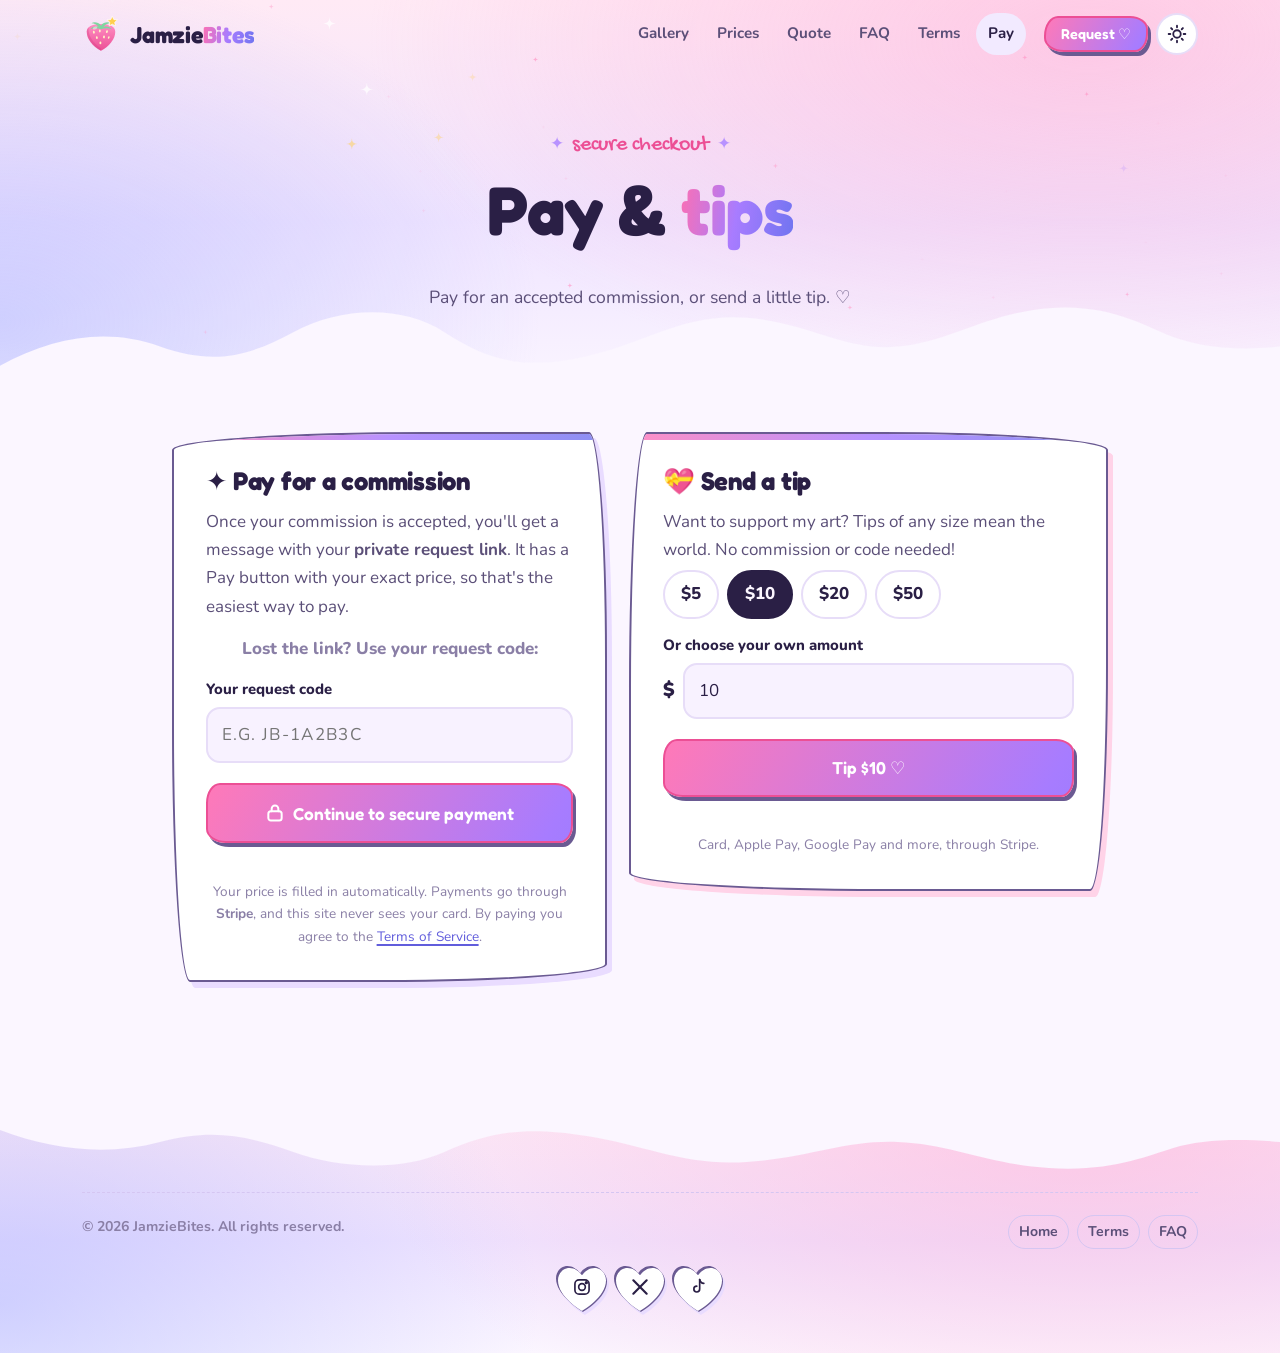
<file: pay.html>
<!doctype html>
<html lang="en">
<head>
  <meta charset="utf-8">
  <meta name="viewport" content="width=device-width, initial-scale=1">
  <meta http-equiv="Content-Security-Policy" content="default-src 'self'; script-src 'self'; style-src 'self' 'unsafe-inline'; img-src 'self' data:; font-src 'self'; connect-src 'self' https://babujgeapxhrcrrrxoet.supabase.co https://formspree.io; form-action 'self'; base-uri 'self'; object-src 'none'; frame-src 'none'; manifest-src 'self'; worker-src 'none'">
  <meta name="referrer" content="strict-origin-when-cross-origin">
  <title>Pay &amp; Tips · JamzieBites</title>
  <meta name="description" content="Pay for an accepted JamzieBites commission securely with Stripe: cards, Apple Pay and Google Pay.">
  <meta name="robots" content="noindex, noai, noimageai">
  <meta name="theme-color" content="#ff8fc4">
  <link rel="canonical" href="https://jamziebites.com/pay.html">
  <link rel="icon" href="assets/logo.svg" type="image/svg+xml">
  <link rel="manifest" href="site.webmanifest">
  <link rel="stylesheet" href="assets/fonts/fonts.css">
  <link rel="stylesheet" href="assets/styles.css">
  <script src="assets/theme-init.js"></script>
  <script src="config.js"></script>
</head>
<body>
  <a class="skip-link" href="#main">Skip to content</a>

  <header class="site-header" id="top">
    <nav class="container nav" aria-label="Main">
      <a class="logo" href="index.html" aria-label="JamzieBites home">
        <img class="logo-mark" src="assets/logo.svg" alt="" width="38" height="38">
        <span class="logo-word">Jamzie<span class="grad-text">Bites</span></span>
      </a>
      <ul class="nav-links" id="nav-links">
        <li><a href="index.html#gallery">Gallery</a></li>
        <li><a href="index.html#prices">Prices</a></li>
        <li><a href="index.html#quote">Quote</a></li>
        <li><a href="index.html#faq">FAQ</a></li>
        <li><a href="tos.html">Terms</a></li>
        <li><a href="pay.html" class="active" aria-current="page">Pay</a></li>
      </ul>
      <div class="nav-actions">
        <a class="btn btn-primary btn-sm" href="index.html#request">Request ♡</a>
        <button class="icon-btn theme-toggle" type="button" aria-label="Switch light / dark theme">
          <svg class="sun" viewBox="0 0 24 24" fill="none" stroke="currentColor" stroke-width="2.2" stroke-linecap="round"><circle cx="12" cy="12" r="4.5"/><path d="M12 2v2M12 20v2M4.9 4.9l1.4 1.4M17.7 17.7l1.4 1.4M2 12h2M20 12h2M4.9 19.1l1.4-1.4M17.7 6.3l1.4-1.4"/></svg>
          <svg class="moon" viewBox="0 0 24 24" fill="none" stroke="currentColor" stroke-width="2.2" stroke-linecap="round" stroke-linejoin="round"><path d="M20.5 14.5A8.5 8.5 0 0 1 9.5 3.5a8.5 8.5 0 1 0 11 11z"/></svg>
        </button>
        <button class="icon-btn menu-toggle" type="button" aria-label="Open menu" aria-expanded="false" aria-controls="nav-links">
          <svg viewBox="0 0 24 24" fill="none" stroke="currentColor" stroke-width="2.4" stroke-linecap="round"><path d="M4 7h16M4 12h16M4 17h16"/></svg>
        </button>
      </div>
    </nav>
  </header>

  <main id="main">
    <section class="page-hero">
      <canvas id="sky" aria-hidden="true"></canvas>
      <div class="container" style="position:relative">
        <div class="eyebrow">secure checkout</div>
        <h1>Pay &amp; <span class="grad-text">tips</span></h1>
        <p>Pay for an accepted commission, or send a little tip. ♡</p>
      </div>
      <div class="hero-clouds" aria-hidden="true">
        <svg viewBox="0 0 1440 120" preserveAspectRatio="none"><path fill="currentColor" d="M0 80c60-30 120-40 180-20s100 10 150-15 120-30 170 0 90 40 160 25 110-45 180-40 110 35 170 30 100-35 170-40 110 20 140 30 70 15 120 10V120H0z"/></svg>
      </div>
    </section>

    <section class="section" style="padding-top:30px">
      <div class="container pay-wrap">

        <div class="card pay-thanks" id="pay-thanks" hidden>
          <div class="big-emoji" aria-hidden="true">🍓✨</div>
          <h2 id="thanks-title">Payment received, thank you! ♡</h2>
          <p id="thanks-text">Stripe has emailed you a receipt. Your slot is locked in, and you'll get a message as your piece moves along.</p>
          <a class="btn btn-primary" href="index.html">Back to the site</a>
        </div>
        <div class="pay-grid" id="pay-main">
          <form class="card pay-form" id="pay-form" novalidate>
            <h2 style="font-size:1.6rem">✦ Pay for a commission</h2>
            <p class="pay-lead">Once your commission is accepted, you'll get a message with your <strong>private request link</strong>. It has a Pay button with your exact price, so that's the easiest way to pay.</p>
            <p class="pay-or">Lost the link? Use your request code:</p>
            <div class="field">
              <label for="p-user">Your request code</label>
              <input class="input" id="p-user" autocomplete="off" placeholder="e.g. JB-1A2B3C" maxlength="9" required style="text-transform:uppercase;letter-spacing:.08em">
              <span class="err">Enter your request code. It looks like JB-1A2B3C.</span>
            </div>
            <button class="btn btn-primary pay-btn" type="submit" id="p-go">
              <svg viewBox="0 0 24 24" width="20" height="20" fill="none" stroke="currentColor" stroke-width="2.4" stroke-linecap="round" stroke-linejoin="round" aria-hidden="true"><rect x="4" y="10" width="16" height="11" rx="3"/><path d="M8 10V7a4 4 0 0 1 8 0v3"/></svg>
              <span id="p-go-label">Continue to secure payment</span>
            </button>
            <p class="pay-fine req-err" id="p-err" role="alert"></p>
            <p class="pay-fine">Your price is filled in automatically. Payments go through <strong>Stripe</strong>, and this site never sees your card. By paying you agree to the <a href="tos.html" target="_blank" rel="noopener">Terms of Service</a>.</p>
          </form>
          <form class="card pay-form" id="tip-form" novalidate>
            <h2 style="font-size:1.6rem">💝 Send a tip</h2>
            <p class="pay-lead">Want to support my art? Tips of any size mean the world. No commission or code needed!</p>
            <div class="tip-amounts" id="tip-amounts">
              <button type="button" data-amt="5">$5</button>
              <button type="button" data-amt="10" aria-pressed="true">$10</button>
              <button type="button" data-amt="20">$20</button>
              <button type="button" data-amt="50">$50</button>
            </div>
            <div class="field">
              <label for="tip-amt">Or choose your own amount</label>
              <div class="tip-custom"><span aria-hidden="true">$</span><input class="input" id="tip-amt" type="number" min="1" max="1000" step="1" value="10" inputmode="decimal"></div>
              <span class="err">Tips can be $1 to $1,000.</span>
            </div>
            <button class="btn btn-primary pay-btn" type="submit" id="tip-go"><span id="tip-label">Tip $10 ♡</span></button>
            <p class="pay-fine req-err" id="tip-err" role="alert"></p>
            <p class="pay-fine">Card, Apple Pay, Google Pay and more, through Stripe.</p>
          </form>
        </div>
      </div>
    </section>
  </main>

  <footer class="site-footer">
    <div class="footer-clouds" aria-hidden="true">
      <svg viewBox="0 0 1440 80" preserveAspectRatio="none"><path fill="currentColor" d="M0 50c60-20 120-26 180-12s100 6 150-10 120-20 170 0 90 26 160 16 110-30 180-26 110 22 170 20 100-22 170-26 110 12 140 20 70 10 120 6V80H0z"/></svg>
    </div>
    <div class="container">
      <div class="footer-bottom" style="margin-top:0">
        <span>© <span id="year">2026</span> JamzieBites. All rights reserved.</span>
        <span class="pills"><a href="index.html">Home</a><a href="tos.html">Terms</a><a href="index.html#faq">FAQ</a></span>
      </div>
      <div class="socials" id="socials" style="justify-content:center;margin-top:18px"></div>
    </div>
  </footer>

  <div class="toast" id="toast" role="status" aria-live="polite"></div>
  <script src="assets/main.js"></script>
  <script src="assets/pay.js"></script>
</body>
</html>
</file>
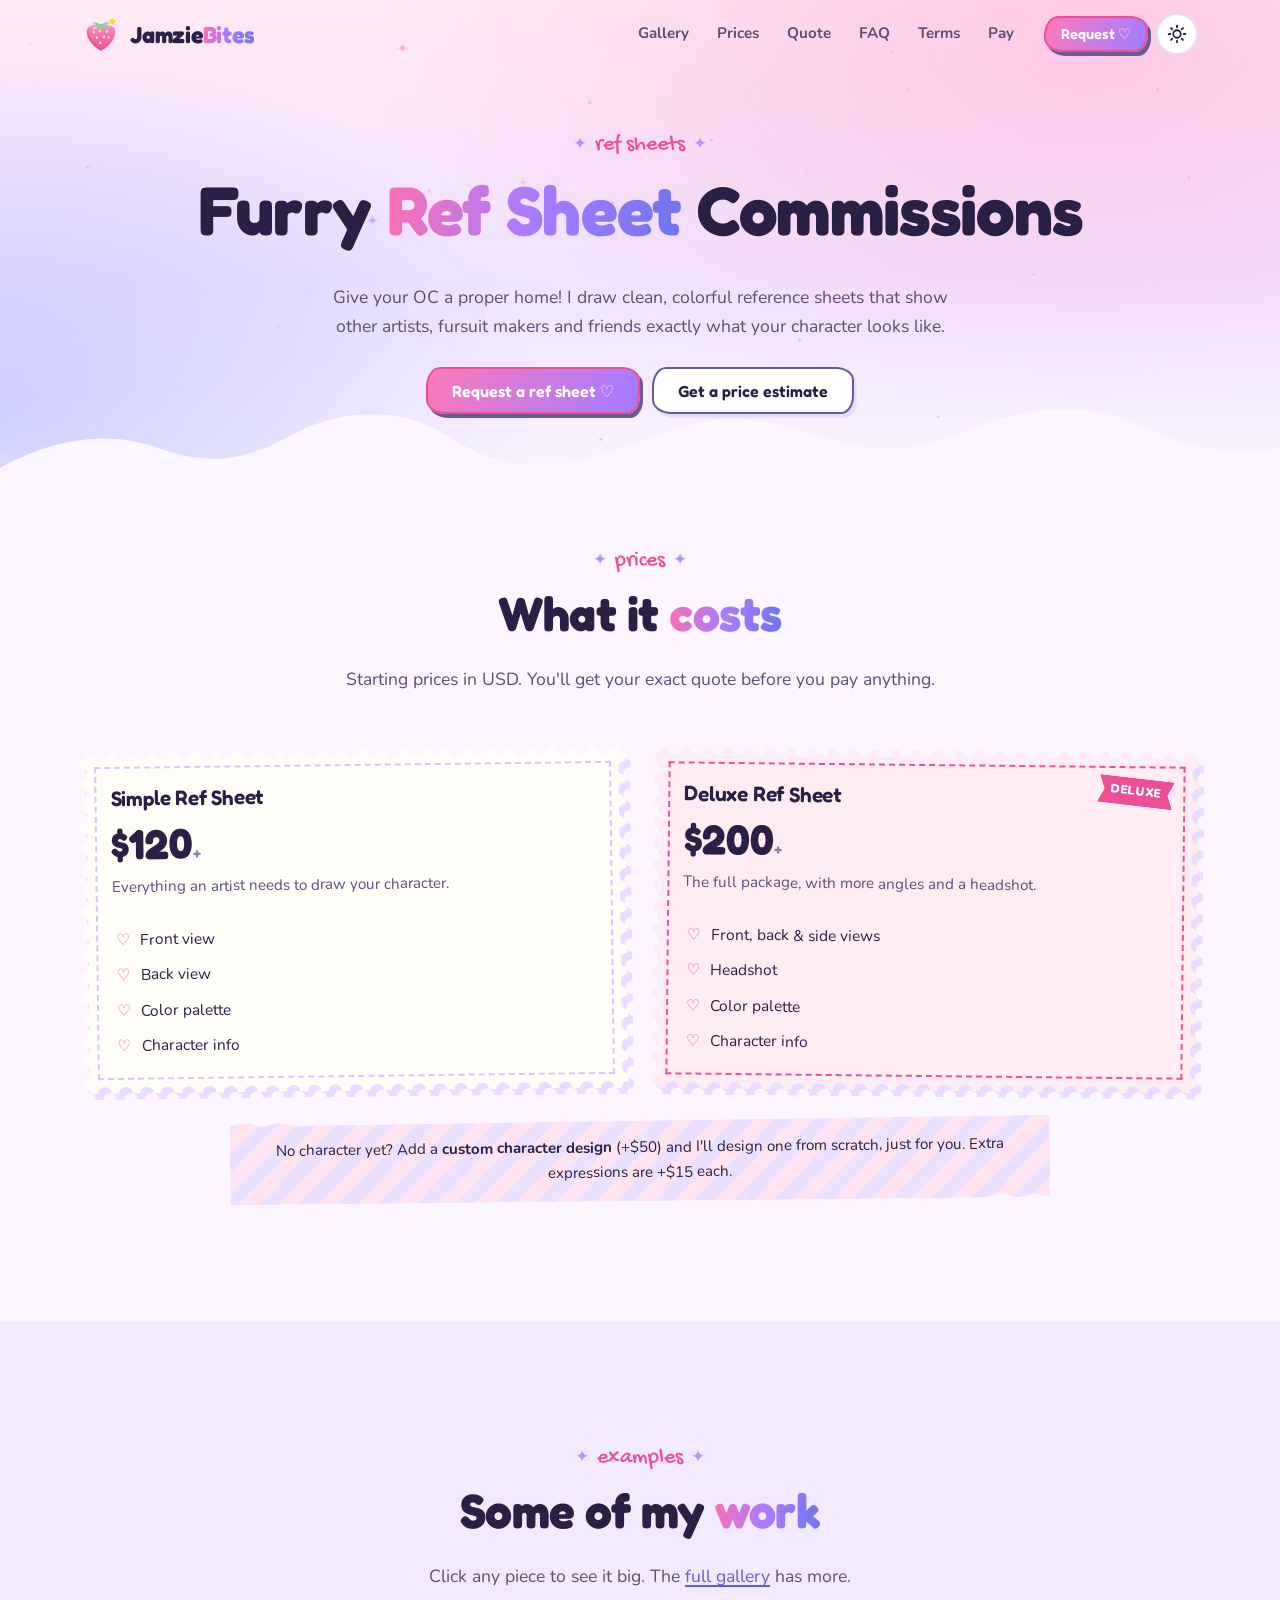
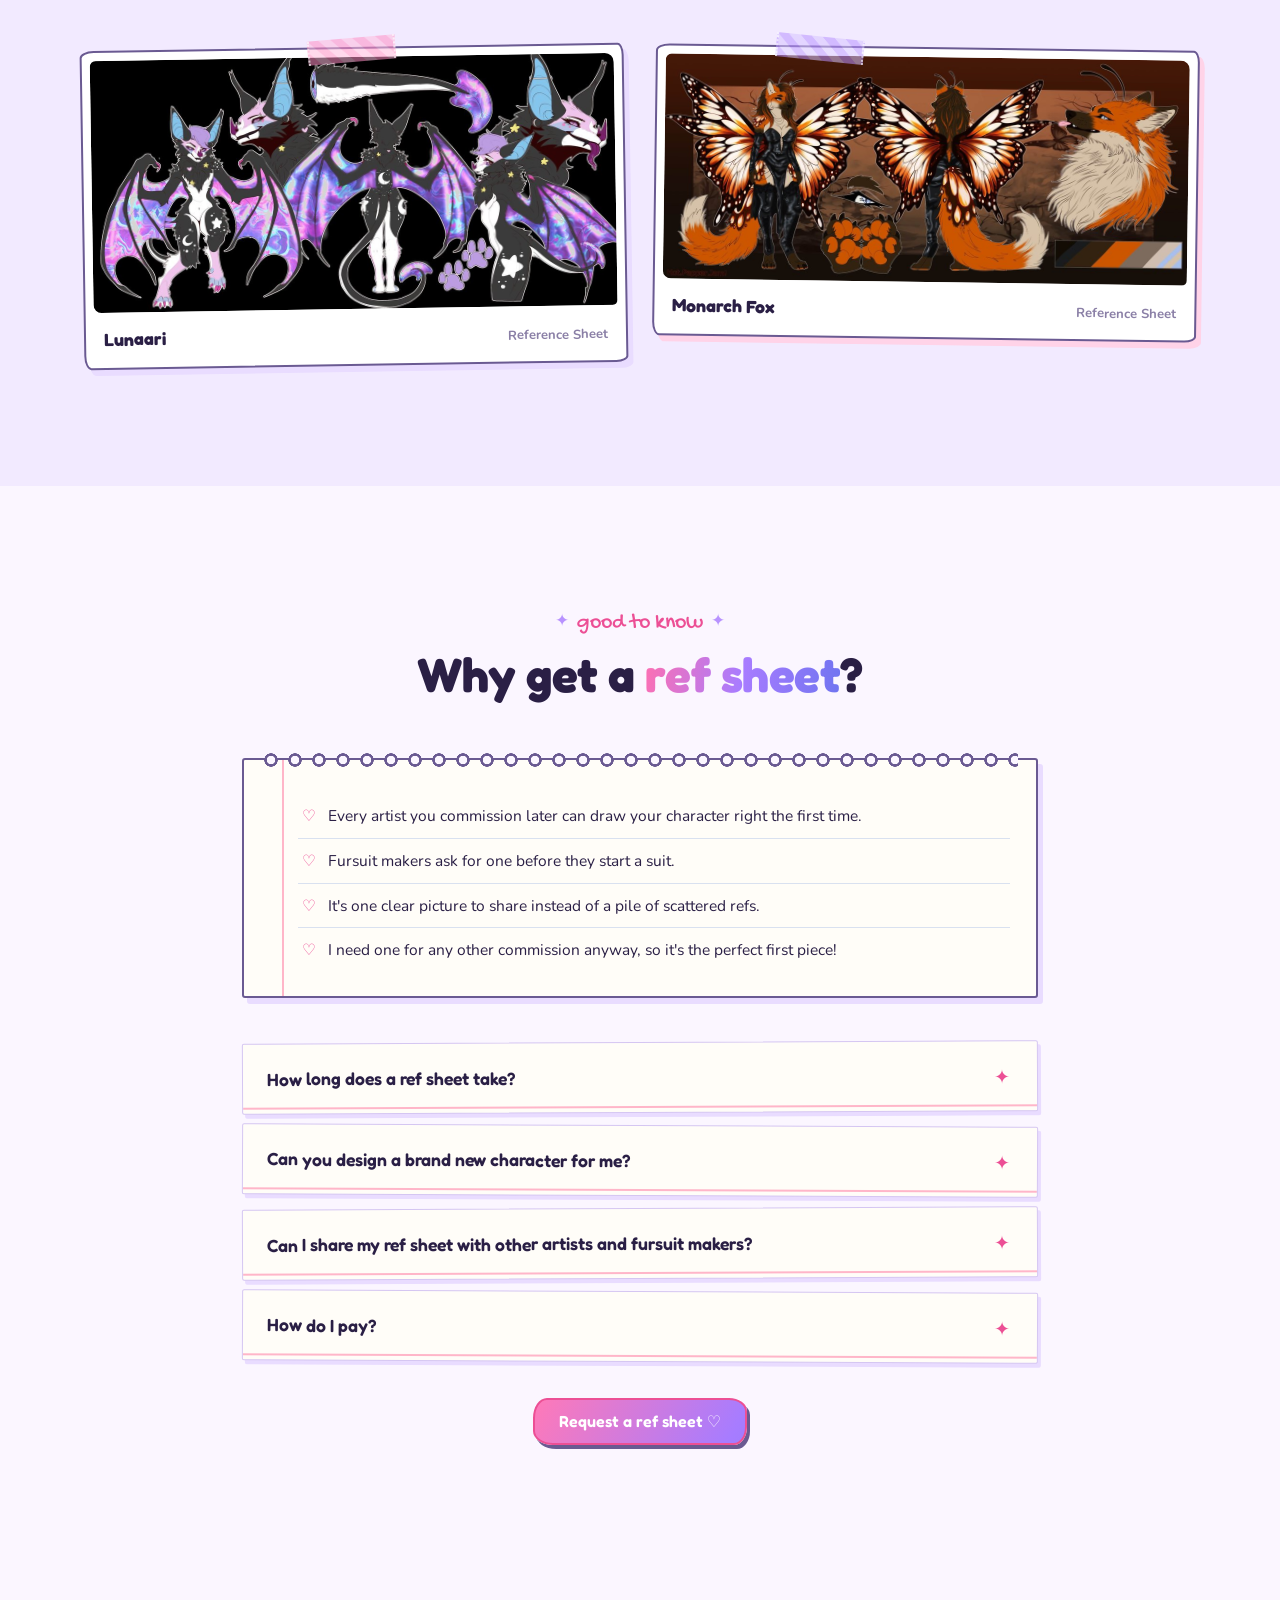
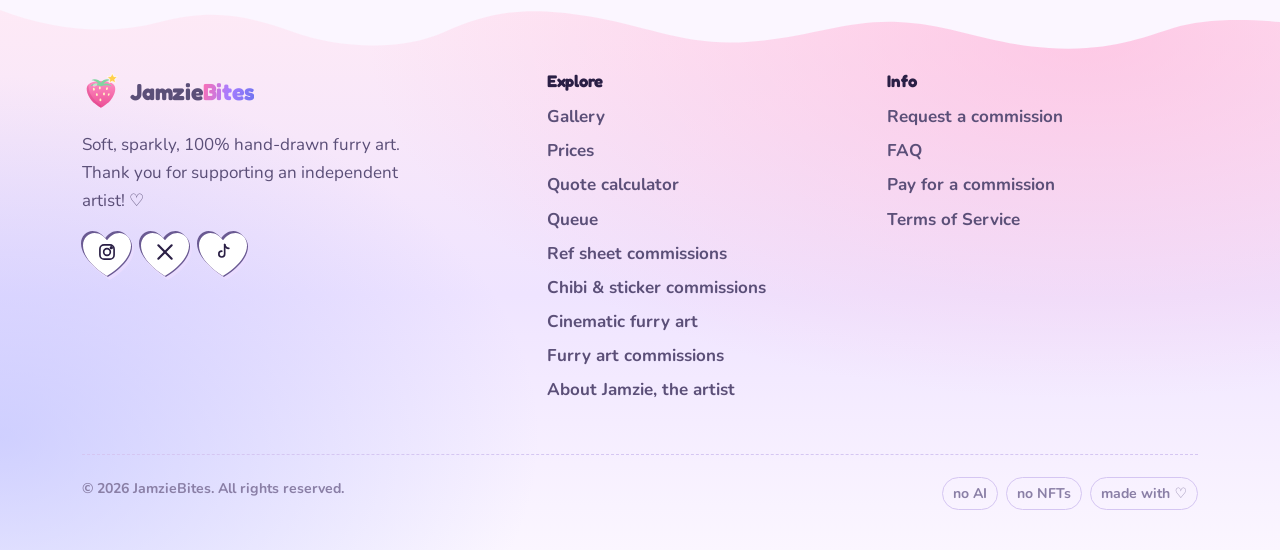
<file: ref-sheet-commissions.html>
<!doctype html>
<html lang="en">
<head>
  <meta charset="utf-8">
  <meta name="viewport" content="width=device-width, initial-scale=1">
  <meta http-equiv="Content-Security-Policy" content="default-src 'self'; script-src 'self'; style-src 'self' 'unsafe-inline'; img-src 'self' data:; font-src 'self'; connect-src 'self' https://babujgeapxhrcrrrxoet.supabase.co https://formspree.io; form-action 'self'; base-uri 'self'; object-src 'none'; frame-src 'none'; manifest-src 'self'; worker-src 'none'">
  <meta name="referrer" content="strict-origin-when-cross-origin">
  <title>Furry Ref Sheet Commissions by Jamzie | JamzieBites</title>
  <meta name="description" content="Custom furry ref sheet commissions by Jamzie: simple and deluxe reference sheets from $120, plus new character designs for your OC or fursona. Hand-drawn, never AI.">
  <meta name="robots" content="index, follow, noai, noimageai">
  <meta name="theme-color" content="#ff8fc4">
  <link rel="icon" href="assets/logo.svg" type="image/svg+xml">
  <link rel="manifest" href="site.webmanifest">
  <meta property="og:type" content="website">
  <meta property="og:site_name" content="JamzieBites">
  <meta property="og:title" content="Furry Ref Sheet Commissions by Jamzie | JamzieBites">
  <meta property="og:description" content="Custom furry ref sheet commissions by Jamzie: simple and deluxe reference sheets from $120, plus new character designs for your OC or fursona. Hand-drawn, never AI.">
  <meta property="og:url" content="https://jamziebites.com/ref-sheet-commissions.html">
  <meta property="og:image" content="https://jamziebites.com/assets/og-card.jpg">
  <meta name="twitter:card" content="summary_large_image">
  <link rel="canonical" href="https://jamziebites.com/ref-sheet-commissions.html">
  <link rel="stylesheet" href="assets/fonts/fonts.css">
  <link rel="stylesheet" href="assets/styles.css">
  <script src="assets/theme-init.js"></script>
  <script src="config.js"></script>
  <script type="application/ld+json">{"@context": "https://schema.org", "@type": "BreadcrumbList", "itemListElement": [{"@type": "ListItem", "position": 1, "name": "JamzieBites", "item": "https://jamziebites.com/"}, {"@type": "ListItem", "position": 2, "name": "Furry Ref Sheet Commissions", "item": "https://jamziebites.com/ref-sheet-commissions.html"}]}</script>
</head>
<body>
  <a class="skip-link" href="#main">Skip to content</a>

  <header class="site-header" id="top">
    <nav class="container nav" aria-label="Main">
      <a class="logo" href="index.html" aria-label="JamzieBites home">
        <img class="logo-mark" src="assets/logo.svg" alt="" width="38" height="38">
        <span class="logo-word">Jamzie<span class="grad-text">Bites</span></span>
      </a>
      <ul class="nav-links" id="nav-links">
        <li><a href="index.html#gallery">Gallery</a></li>
        <li><a href="index.html#prices">Prices</a></li>
        <li><a href="index.html#quote">Quote</a></li>
        <li><a href="index.html#faq">FAQ</a></li>
        <li><a href="tos.html">Terms</a></li>
        <li><a href="pay.html">Pay</a></li>
      </ul>
      <div class="nav-actions">
        <a class="btn btn-primary btn-sm" href="index.html#request">Request ♡</a>
        <button class="icon-btn theme-toggle" type="button" aria-label="Switch light / dark theme">
          <svg class="sun" viewBox="0 0 24 24" fill="none" stroke="currentColor" stroke-width="2.2" stroke-linecap="round"><circle cx="12" cy="12" r="4.5"/><path d="M12 2v2M12 20v2M4.9 4.9l1.4 1.4M17.7 17.7l1.4 1.4M2 12h2M20 12h2M4.9 19.1l1.4-1.4M17.7 6.3l1.4-1.4"/></svg>
          <svg class="moon" viewBox="0 0 24 24" fill="none" stroke="currentColor" stroke-width="2.2" stroke-linecap="round" stroke-linejoin="round"><path d="M20.5 14.5A8.5 8.5 0 0 1 9.5 3.5a8.5 8.5 0 1 0 11 11z"/></svg>
        </button>
        <button class="icon-btn menu-toggle" type="button" aria-label="Open menu" aria-expanded="false" aria-controls="nav-links">
          <svg viewBox="0 0 24 24" fill="none" stroke="currentColor" stroke-width="2.4" stroke-linecap="round"><path d="M4 7h16M4 12h16M4 17h16"/></svg>
        </button>
      </div>
    </nav>
  </header>

    <main id="main">
    <section class="page-hero">
      <canvas id="sky" aria-hidden="true"></canvas>
      <div class="container" style="position:relative">
        <div class="eyebrow">ref sheets</div>
        <h1>Furry <span class="grad-text">Ref Sheet</span> Commissions</h1>
        <p>Give your OC a proper home! I draw clean, colorful reference sheets that show other artists, fursuit makers and friends exactly what your character looks like.</p>
        <div style="display:flex;gap:12px;justify-content:center;flex-wrap:wrap;margin-top:26px">
          <a class="btn btn-primary" href="index.html#request">Request a ref sheet ♡</a>
          <a class="btn" href="index.html#quote">Get a price estimate</a>
        </div>
      </div>
      <div class="hero-clouds" aria-hidden="true">
        <svg viewBox="0 0 1440 120" preserveAspectRatio="none"><path fill="currentColor" d="M0 80c60-30 120-40 180-20s100 10 150-15 120-30 170 0 90 40 160 25 110-45 180-40 110 35 170 30 100-35 170-40 110 20 140 30 70 15 120 10V120H0z"/></svg>
      </div>
    </section>

    <section class="section" style="padding-top:40px">
      <div class="container">
        <div class="section-head"><div class="eyebrow">prices</div><h2>What it <span class="grad-text">costs</span></h2><p>Starting prices in USD. You'll get your exact quote before you pay anything.</p></div>
        <div class="price-grid">
          <div class="card price-card"><h3>Simple Ref Sheet</h3><div class="price"><span data-price="ref-simple">$120</span><small>+</small></div><p class="desc">Everything an artist needs to draw your character.</p><ul class="check-list"><li>Front view</li><li>Back view</li><li>Color palette</li><li>Character info</li></ul></div>
          <div class="card price-card featured"><span class="ribbon">deluxe</span><h3>Deluxe Ref Sheet</h3><div class="price"><span data-price="ref-deluxe">$200</span><small>+</small></div><p class="desc">The full package, with more angles and a headshot.</p><ul class="check-list"><li>Front, back &amp; side views</li><li>Headshot</li><li>Color palette</li><li>Character info</li></ul></div>
        </div>
        <p class="price-note">No character yet? Add a <strong>custom character design</strong> (+<span data-price="design">$50</span>) and I'll design one from scratch, just for you. Extra expressions are +<span data-price="expression">$15</span> each.</p>
      </div>
    </section>

    <section class="section alt">
      <div class="container">
        <div class="section-head"><div class="eyebrow">examples</div><h2>Some of my <span class="grad-text">work</span></h2><p>Click any piece to see it big. The <a href="index.html#gallery">full gallery</a> has more.</p></div>
        <div class="gallery landing-examples">
          <a class="gallery-item" href="assets/art/lunaari-ref-sheet.jpg" target="_blank" rel="noopener"><img src="assets/art/sm/lunaari-ref-sheet.jpg" alt="Reference sheet of Lunaari, a black and white bat creature with iridescent wings, shown front, back and side. Furry art by Jamzie." loading="lazy" decoding="async"><span class="meta"><strong>Lunaari</strong><span>Reference Sheet</span></span></a><a class="gallery-item" href="assets/art/monarch-fox-ref-sheet.jpg" target="_blank" rel="noopener"><img src="assets/art/sm/monarch-fox-ref-sheet.jpg" alt="Reference sheet of an orange fox with monarch butterfly wings, shown front and back with a color palette. Furry art by Jamzie." loading="lazy" decoding="async"><span class="meta"><strong>Monarch Fox</strong><span>Reference Sheet</span></span></a>
        </div>
      </div>
    </section>

    <section class="section">
      <div class="container" style="max-width:860px">
        <div class="section-head"><div class="eyebrow">good to know</div><h2>Why get a <span class="grad-text">ref sheet</span>?</h2></div>
        <div class="rights" style="grid-template-columns:1fr">
          <div class="card"><ul class="love-list"><li>Every artist you commission later can draw your character right the first time.</li><li>Fursuit makers ask for one before they start a suit.</li><li>It's one clear picture to share instead of a pile of scattered refs.</li><li>I need one for any other commission anyway, so it's the perfect first piece!</li></ul></div>
        </div>
        <div class="faq" style="margin-top:44px">
          <details class="card"><summary>How long does a ref sheet take?</summary><div class="answer"><p>Usually <span data-turnaround>2–12 weeks</span>, depending on how detailed it is and how busy my queue is. Rush is available for +35% when I have room.</p></div></details>
          <details class="card"><summary>Can you design a brand new character for me?</summary><div class="answer"><p>Yes! Add the custom character design option (+<span data-price="design">$50</span>) to a Simple or Deluxe sheet, tell me your ideas, and I'll design your OC from scratch.</p></div></details>
          <details class="card"><summary>Can I share my ref sheet with other artists and fursuit makers?</summary><div class="answer"><p>Absolutely, that's what it's for. Just keep my signature on it and credit JamzieBites when you post it.</p></div></details>
          <details class="card"><summary>How do I pay?</summary><div class="answer"><p>Only after I accept your request. You'll get a private page with your exact price and a secure pay button (card, Apple Pay or Google Pay).</p></div></details>
        </div>
        <p style="text-align:center;margin-top:36px"><a class="btn btn-primary" href="index.html#request">Request a ref sheet ♡</a></p>
      </div>
    </section>
  </main>

  <footer class="site-footer">
    <div class="footer-clouds" aria-hidden="true">
      <svg viewBox="0 0 1440 80" preserveAspectRatio="none"><path fill="currentColor" d="M0 50c60-20 120-26 180-12s100 6 150-10 120-20 170 0 90 26 160 16 110-30 180-26 110 22 170 20 100-22 170-26 110 12 140 20 70 10 120 6V80H0z"/></svg>
    </div>
    <div class="container">
      <div class="footer-grid">
        <div>
          <a class="logo" href="index.html" aria-label="JamzieBites home">
            <img class="logo-mark" src="assets/logo.svg" alt="" width="38" height="38">
            <span class="logo-word">Jamzie<span class="grad-text">Bites</span></span>
          </a>
          <p style="color:var(--ink-soft);margin-top:12px;max-width:340px">Soft, sparkly, 100% hand-drawn furry art. Thank you for supporting an independent artist! ♡</p>
          <div class="socials" id="socials"></div>
        </div>
        <div>
          <h4>Explore</h4>
          <ul>
            <li><a href="index.html#gallery">Gallery</a></li>
            <li><a href="index.html#prices">Prices</a></li>
            <li><a href="index.html#quote">Quote calculator</a></li>
            <li><a href="index.html#queue">Queue</a></li>
            <li><a href="ref-sheet-commissions.html">Ref sheet commissions</a></li>
            <li><a href="chibi-commissions.html">Chibi &amp; sticker commissions</a></li>
            <li><a href="cinematic-furry-art.html">Cinematic furry art</a></li>
            <li><a href="furry-art-commissions.html">Furry art commissions</a></li>
            <li><a href="jamzie-furry-artist.html">About Jamzie, the artist</a></li>
          </ul>
        </div>
        <div>
          <h4>Info</h4>
          <ul>
            <li><a href="index.html#request">Request a commission</a></li>
            <li><a href="index.html#faq">FAQ</a></li>
            <li><a href="pay.html">Pay for a commission</a></li>
            <li><a href="tos.html">Terms of Service</a></li>
          </ul>
        </div>
      </div>
      <div class="footer-bottom">
        <span>© <span id="year">2026</span> JamzieBites. All rights reserved.</span>
        <span class="pills"><span>no AI</span><span>no NFTs</span><span>made with ♡</span></span>
      </div>
    </div>
  </footer>

  <button class="icon-btn to-top" type="button" aria-label="Back to top">
    <svg viewBox="0 0 24 24" fill="none" stroke="currentColor" stroke-width="2.5" stroke-linecap="round"><path d="m6 15 6-6 6 6"/></svg>
  </button>
  <div class="toast" id="toast" role="status" aria-live="polite"></div>
  <script src="assets/main.js"></script>
  <script src="assets/landing.js"></script>
</body>
</html>
</file>
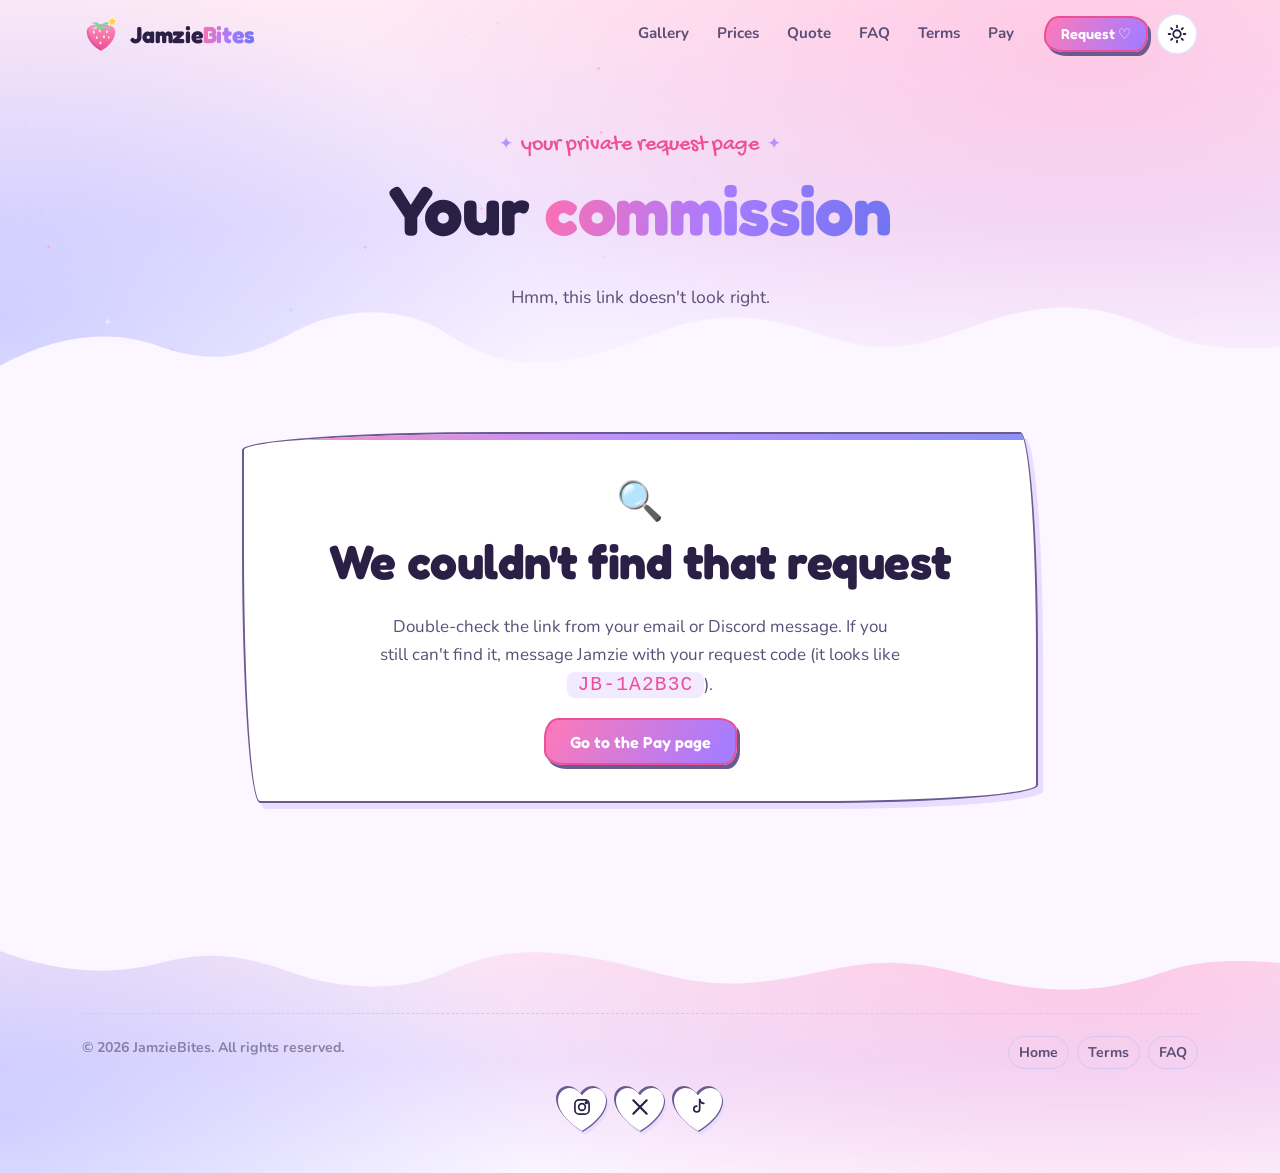
<file: request.html>
<!doctype html>
<html lang="en">
<head>
  <meta charset="utf-8">
  <meta name="viewport" content="width=device-width, initial-scale=1">
  <meta http-equiv="Content-Security-Policy" content="default-src 'self'; script-src 'self'; style-src 'self' 'unsafe-inline'; img-src 'self' data: https://babujgeapxhrcrrrxoet.supabase.co; font-src 'self'; connect-src 'self' https://babujgeapxhrcrrrxoet.supabase.co https://formspree.io; form-action 'self'; base-uri 'self'; object-src 'none'; frame-src 'none'; manifest-src 'self'; worker-src 'none'">
  <meta name="referrer" content="no-referrer">
  <title>Your Commission · JamzieBites</title>
  <meta name="description" content="Your private JamzieBites commission page: status, progress and payment.">
  <meta name="robots" content="noindex, noai, noimageai">
  <meta name="theme-color" content="#ff8fc4">
  
  <link rel="icon" href="assets/logo.svg" type="image/svg+xml">
  <link rel="manifest" href="site.webmanifest">
  <link rel="stylesheet" href="assets/fonts/fonts.css">
  <link rel="stylesheet" href="assets/styles.css">
  <script src="assets/theme-init.js"></script>
  <script src="config.js"></script>
</head>
<body>
  <a class="skip-link" href="#main">Skip to content</a>

  <header class="site-header" id="top">
    <nav class="container nav" aria-label="Main">
      <a class="logo" href="index.html" aria-label="JamzieBites home">
        <img class="logo-mark" src="assets/logo.svg" alt="" width="38" height="38">
        <span class="logo-word">Jamzie<span class="grad-text">Bites</span></span>
      </a>
      <ul class="nav-links" id="nav-links">
        <li><a href="index.html#gallery">Gallery</a></li>
        <li><a href="index.html#prices">Prices</a></li>
        <li><a href="index.html#quote">Quote</a></li>
        <li><a href="index.html#faq">FAQ</a></li>
        <li><a href="tos.html">Terms</a></li>
        <li><a href="pay.html">Pay</a></li>
      </ul>
      <div class="nav-actions">
        <a class="btn btn-primary btn-sm" href="index.html#request">Request ♡</a>
        <button class="icon-btn theme-toggle" type="button" aria-label="Switch light / dark theme">
          <svg class="sun" viewBox="0 0 24 24" fill="none" stroke="currentColor" stroke-width="2.2" stroke-linecap="round"><circle cx="12" cy="12" r="4.5"/><path d="M12 2v2M12 20v2M4.9 4.9l1.4 1.4M17.7 17.7l1.4 1.4M2 12h2M20 12h2M4.9 19.1l1.4-1.4M17.7 6.3l1.4-1.4"/></svg>
          <svg class="moon" viewBox="0 0 24 24" fill="none" stroke="currentColor" stroke-width="2.2" stroke-linecap="round" stroke-linejoin="round"><path d="M20.5 14.5A8.5 8.5 0 0 1 9.5 3.5a8.5 8.5 0 1 0 11 11z"/></svg>
        </button>
        <button class="icon-btn menu-toggle" type="button" aria-label="Open menu" aria-expanded="false" aria-controls="nav-links">
          <svg viewBox="0 0 24 24" fill="none" stroke="currentColor" stroke-width="2.4" stroke-linecap="round"><path d="M4 7h16M4 12h16M4 17h16"/></svg>
        </button>
      </div>
    </nav>
  </header>

  <main id="main">
    <section class="page-hero">
      <canvas id="sky" aria-hidden="true"></canvas>
      <div class="container" style="position:relative">
        <div class="eyebrow">your private request page</div>
        <h1>Your <span class="grad-text">commission</span></h1>
        <p id="r-lead">Loading your request…</p>
      </div>
      <div class="hero-clouds" aria-hidden="true">
        <svg viewBox="0 0 1440 120" preserveAspectRatio="none"><path fill="currentColor" d="M0 80c60-30 120-40 180-20s100 10 150-15 120-30 170 0 90 40 160 25 110-45 180-40 110 35 170 30 100-35 170-40 110 20 140 30 70 15 120 10V120H0z"/></svg>
      </div>
    </section>

    <section class="section" style="padding-top:30px">
      <div class="container req-wrap">
        <div class="card req-banner" id="r-paid-banner" hidden>
          <div class="big-emoji" aria-hidden="true">🍓✨</div>
          <h2>Payment received, thank you! ♡</h2>
          <p>Stripe has emailed you a receipt. Your slot is locked in, and this page updates as your piece comes to life.</p>
        </div>

        <div class="card req-card" id="r-card" hidden>
          <div class="req-head">
            <div>
              <h2 id="r-title">Request</h2>
              <p class="req-meta" id="r-meta"></p>
            </div>
            <span class="req-status" id="r-status"></span>
          </div>

          <ol class="req-steps" id="r-steps" aria-label="Progress"></ol>
          <p class="req-note" id="r-note"></p>

          <div class="req-pay" id="r-pay" hidden>
            <div class="req-price"><span>Final price</span><b id="r-price">$0</b></div>
            <button class="btn btn-primary pay-btn" type="button" id="r-paybtn">
              <svg viewBox="0 0 24 24" width="20" height="20" fill="none" stroke="currentColor" stroke-width="2.4" stroke-linecap="round" stroke-linejoin="round" aria-hidden="true"><rect x="4" y="10" width="16" height="11" rx="3"/><path d="M8 10V7a4 4 0 0 1 8 0v3"/></svg>
              <span id="r-paylabel">Pay now</span>
            </button>
            <p class="pay-fine">Card, Apple Pay, Google Pay, Cash App Pay or Klarna, all through <strong>Stripe</strong>. This site never sees your card details. By paying you agree to the <a href="tos.html" target="_blank" rel="noopener">Terms of Service</a>.</p>
            <p class="pay-fine req-err" id="r-payerr" role="alert"></p>
          </div>

          <p class="pay-fine req-foot">🔖 <strong>Bookmark this page.</strong> It's your private link, so please don't share it. <span id="r-via"></span></p>
        </div>

        <div class="card req-card msg-card" id="m-card" hidden>
          <h2>💬 Messages with Jamzie</h2>
          <p class="req-meta">Sketches, progress pics and questions show up here. You can reply and send pictures too.</p>
          <div class="msg-thread" id="m-thread" aria-live="polite"></div>
          <form class="msg-compose" id="m-form" novalidate>
            <label class="sr-only" for="m-text">Your message</label>
            <textarea class="input" id="m-text" maxlength="4000" placeholder="Write a message to Jamzie…"></textarea>
            <ul class="file-list" id="m-files-list"></ul>
            <div class="msg-compose-row">
              <div class="file-pick" style="margin:0">
                <label class="btn btn-sm" for="m-files">📎 Attach</label>
                <input type="file" id="m-files" multiple accept="image/png,image/jpeg,image/webp,image/gif,application/pdf,application/zip" hidden>
                <span class="file-note">Pictures, PDF or ZIP · 25 MB each</span>
              </div>
              <button class="btn btn-primary" type="submit" id="m-send">Send ✦</button>
            </div>
            <p class="pay-fine req-err" id="m-err" role="alert"></p>
          </form>
          <p class="pay-fine" id="m-closed" hidden>This request is closed, so messages are turned off.</p>
        </div>

        <div class="card req-card req-missing" id="r-missing" hidden>
          <div class="big-emoji" aria-hidden="true">🔍</div>
          <h2>We couldn't find that request</h2>
          <p>Double-check the link from your email or Discord message. If you still can't find it, message Jamzie with your request code (it looks like <span class="req-code">JB-1A2B3C</span>).</p>
          <a class="btn btn-primary" href="pay.html">Go to the Pay page</a>
        </div>
      </div>
    </section>
  </main>

  <footer class="site-footer">
    <div class="footer-clouds" aria-hidden="true">
      <svg viewBox="0 0 1440 80" preserveAspectRatio="none"><path fill="currentColor" d="M0 50c60-20 120-26 180-12s100 6 150-10 120-20 170 0 90 26 160 16 110-30 180-26 110 22 170 20 100-22 170-26 110 12 140 20 70 10 120 6V80H0z"/></svg>
    </div>
    <div class="container">
      <div class="footer-bottom" style="margin-top:0">
        <span>© <span id="year">2026</span> JamzieBites. All rights reserved.</span>
        <span class="pills"><a href="index.html">Home</a><a href="tos.html">Terms</a><a href="index.html#faq">FAQ</a></span>
      </div>
      <div class="socials" id="socials" style="justify-content:center;margin-top:18px"></div>
    </div>
  </footer>

  <div class="toast" id="toast" role="status" aria-live="polite"></div>
  <script src="assets/main.js"></script>
  <script src="assets/request.js"></script>
  <script src="assets/request-messages.js"></script>
</body>
</html>
</file>
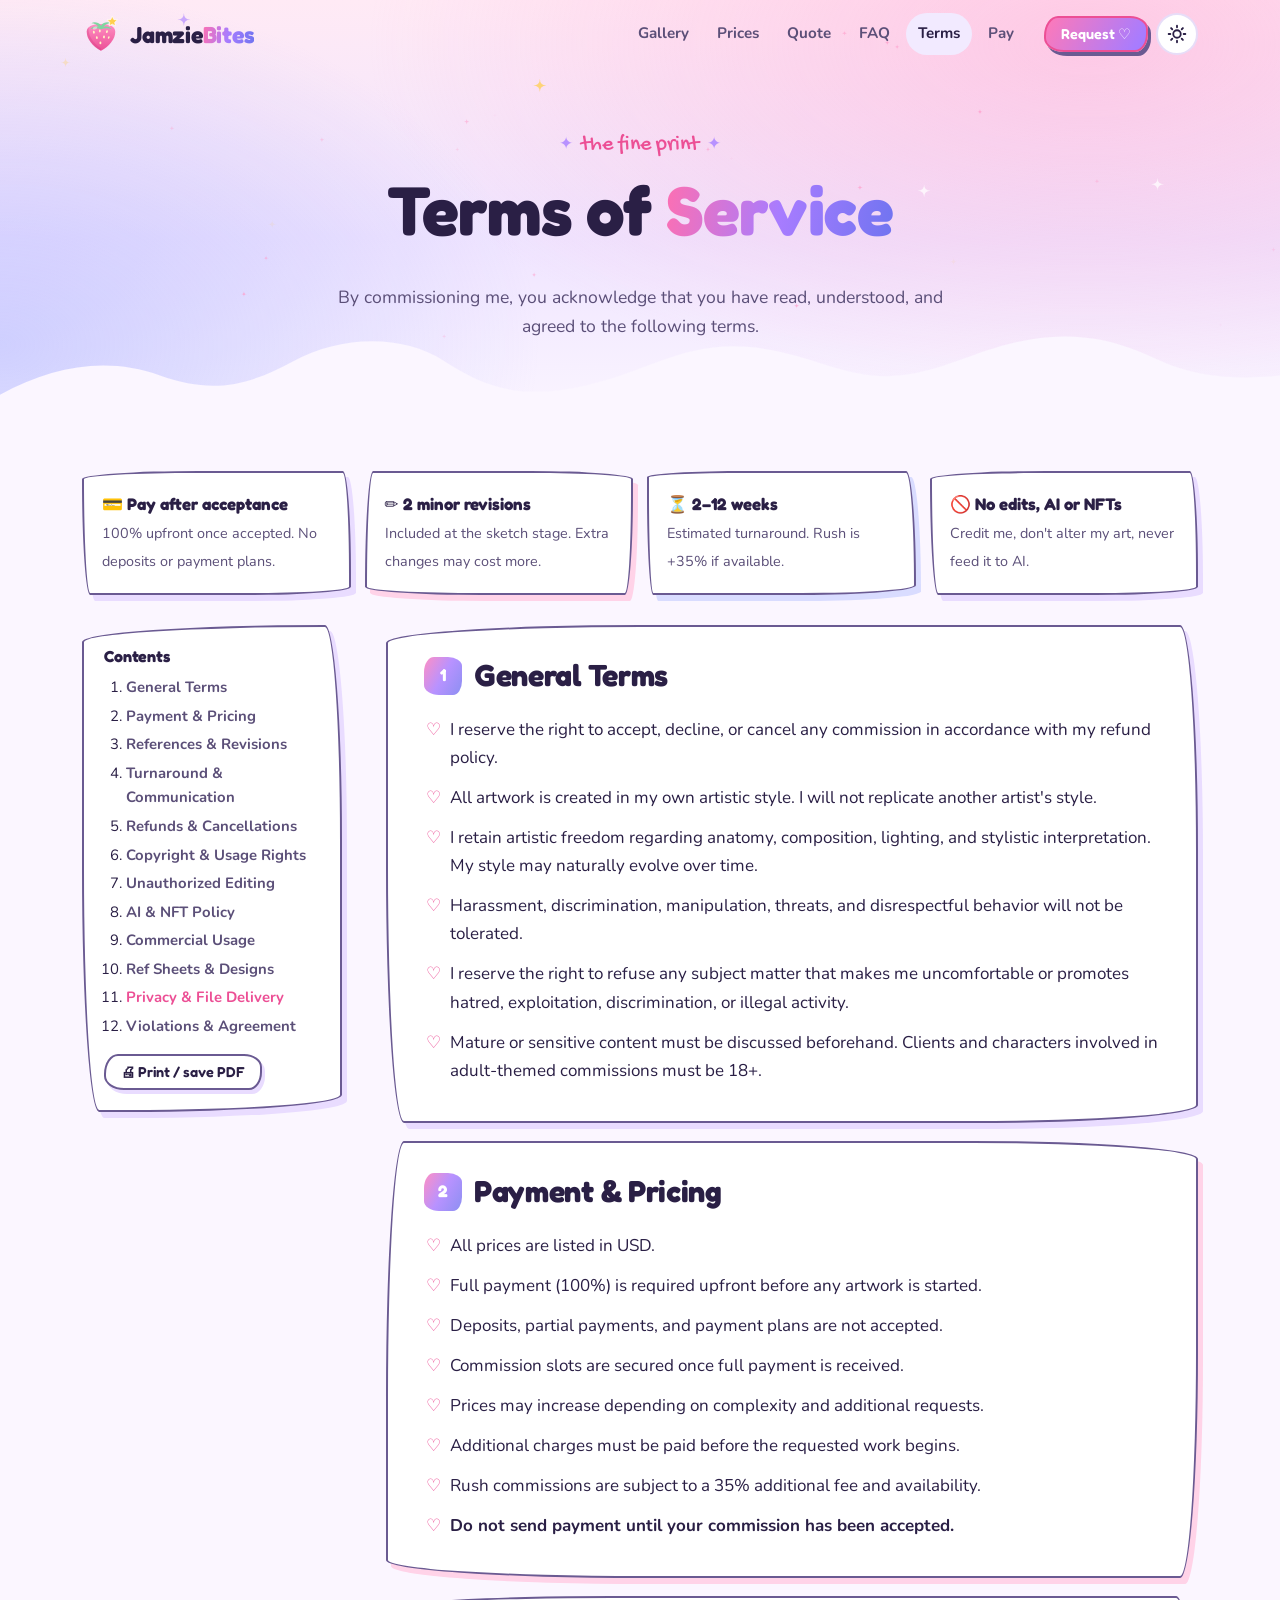
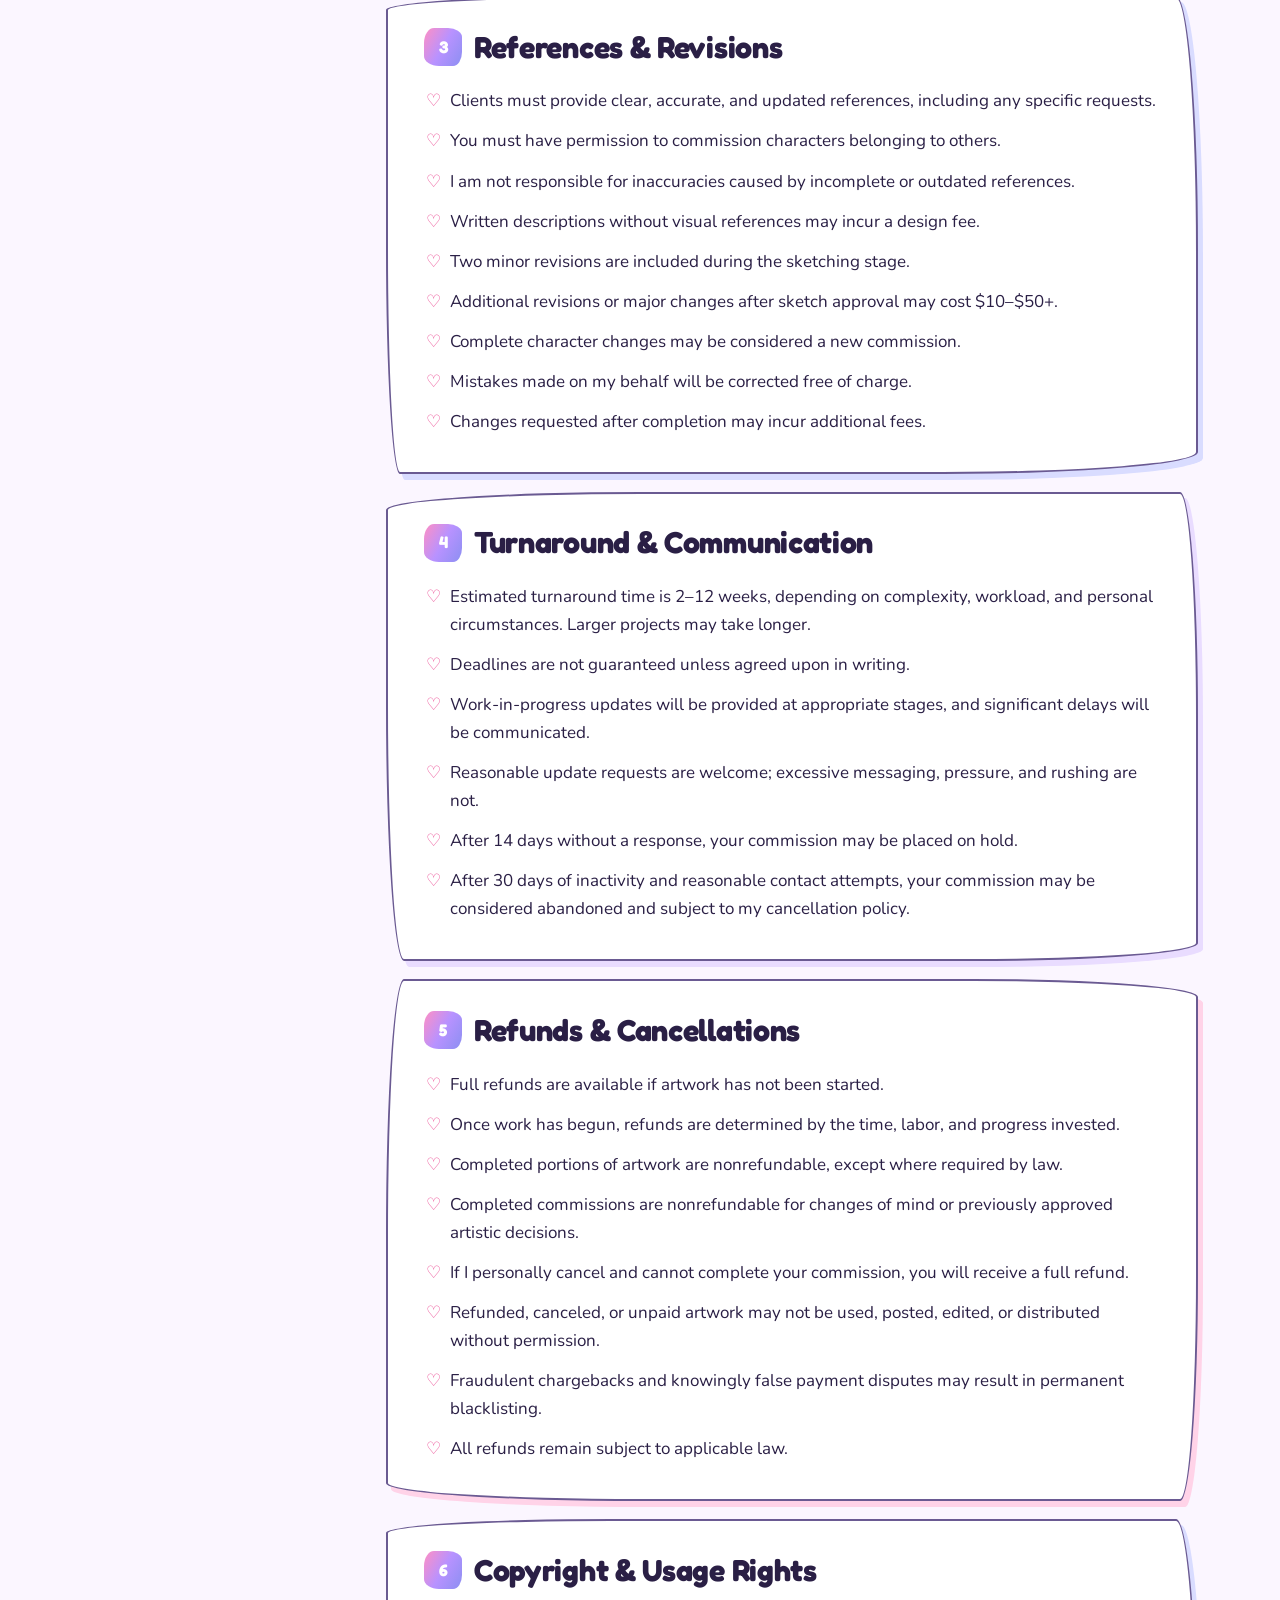
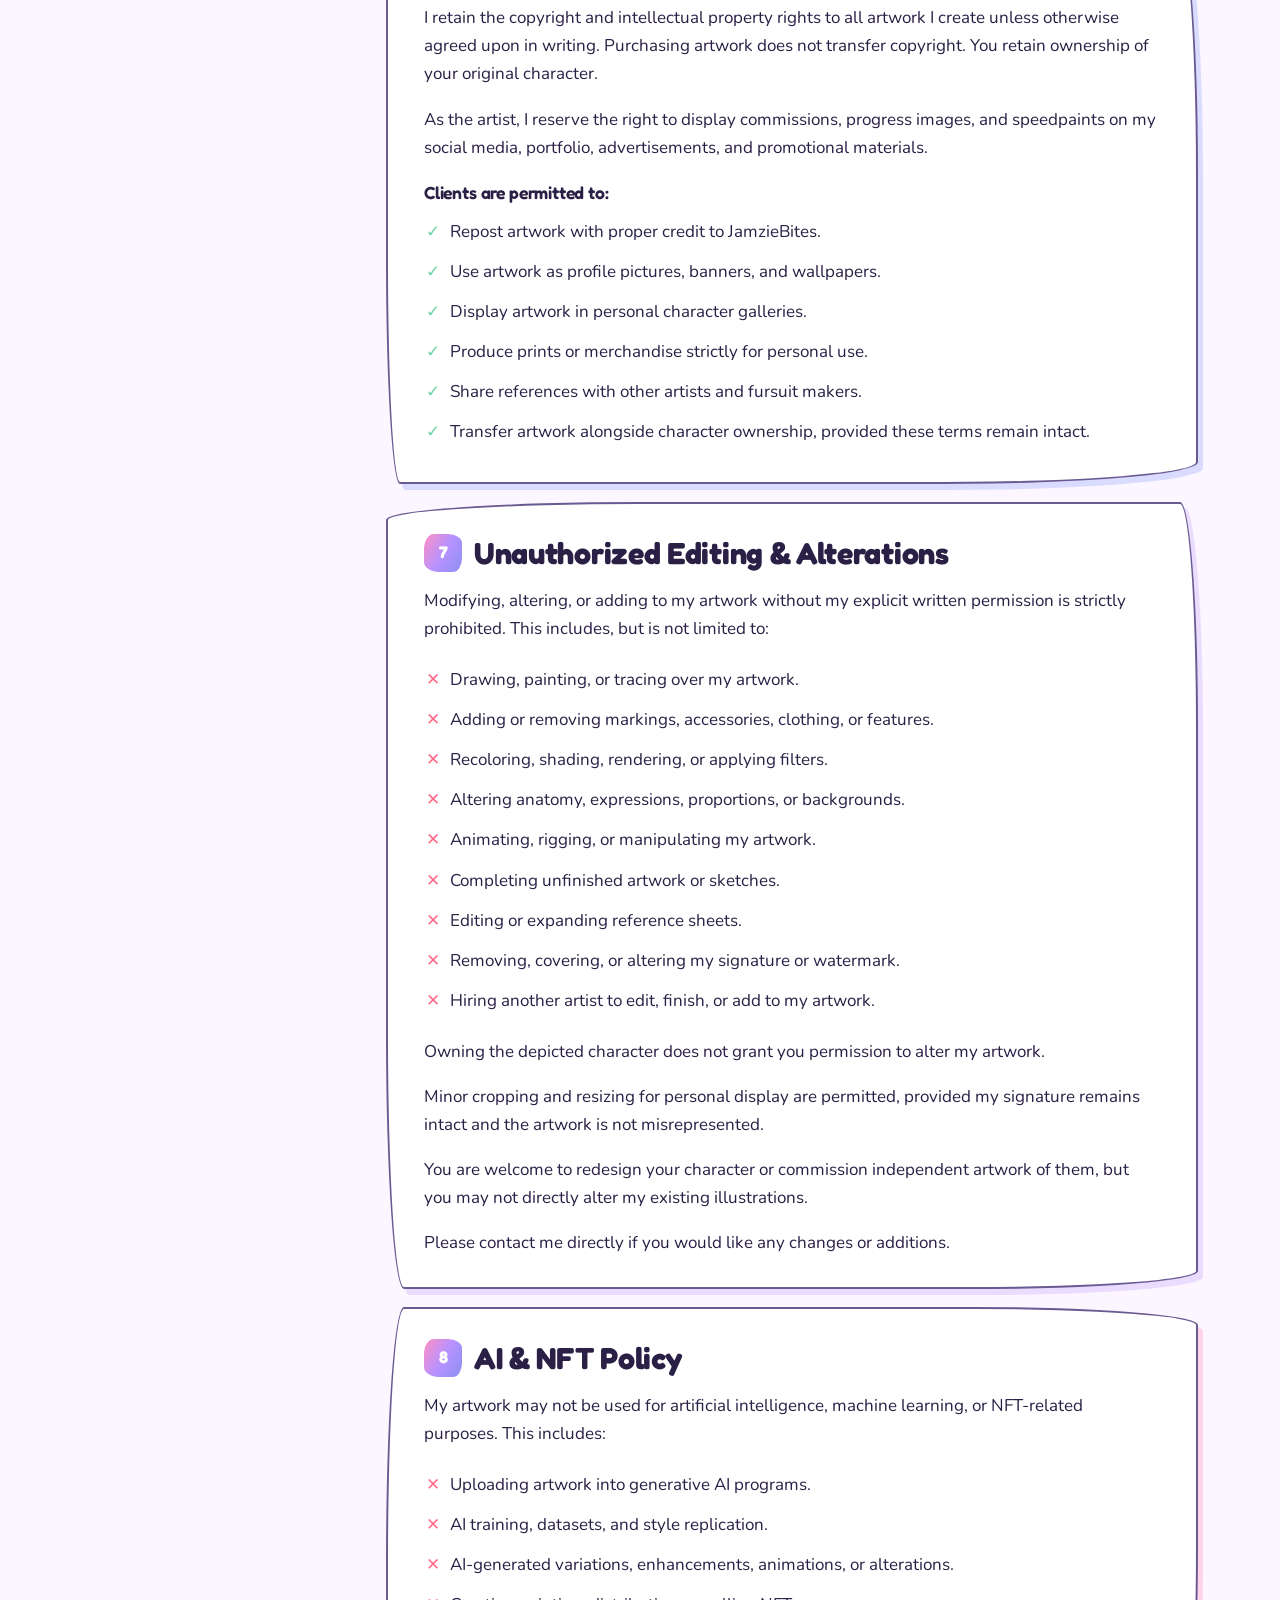
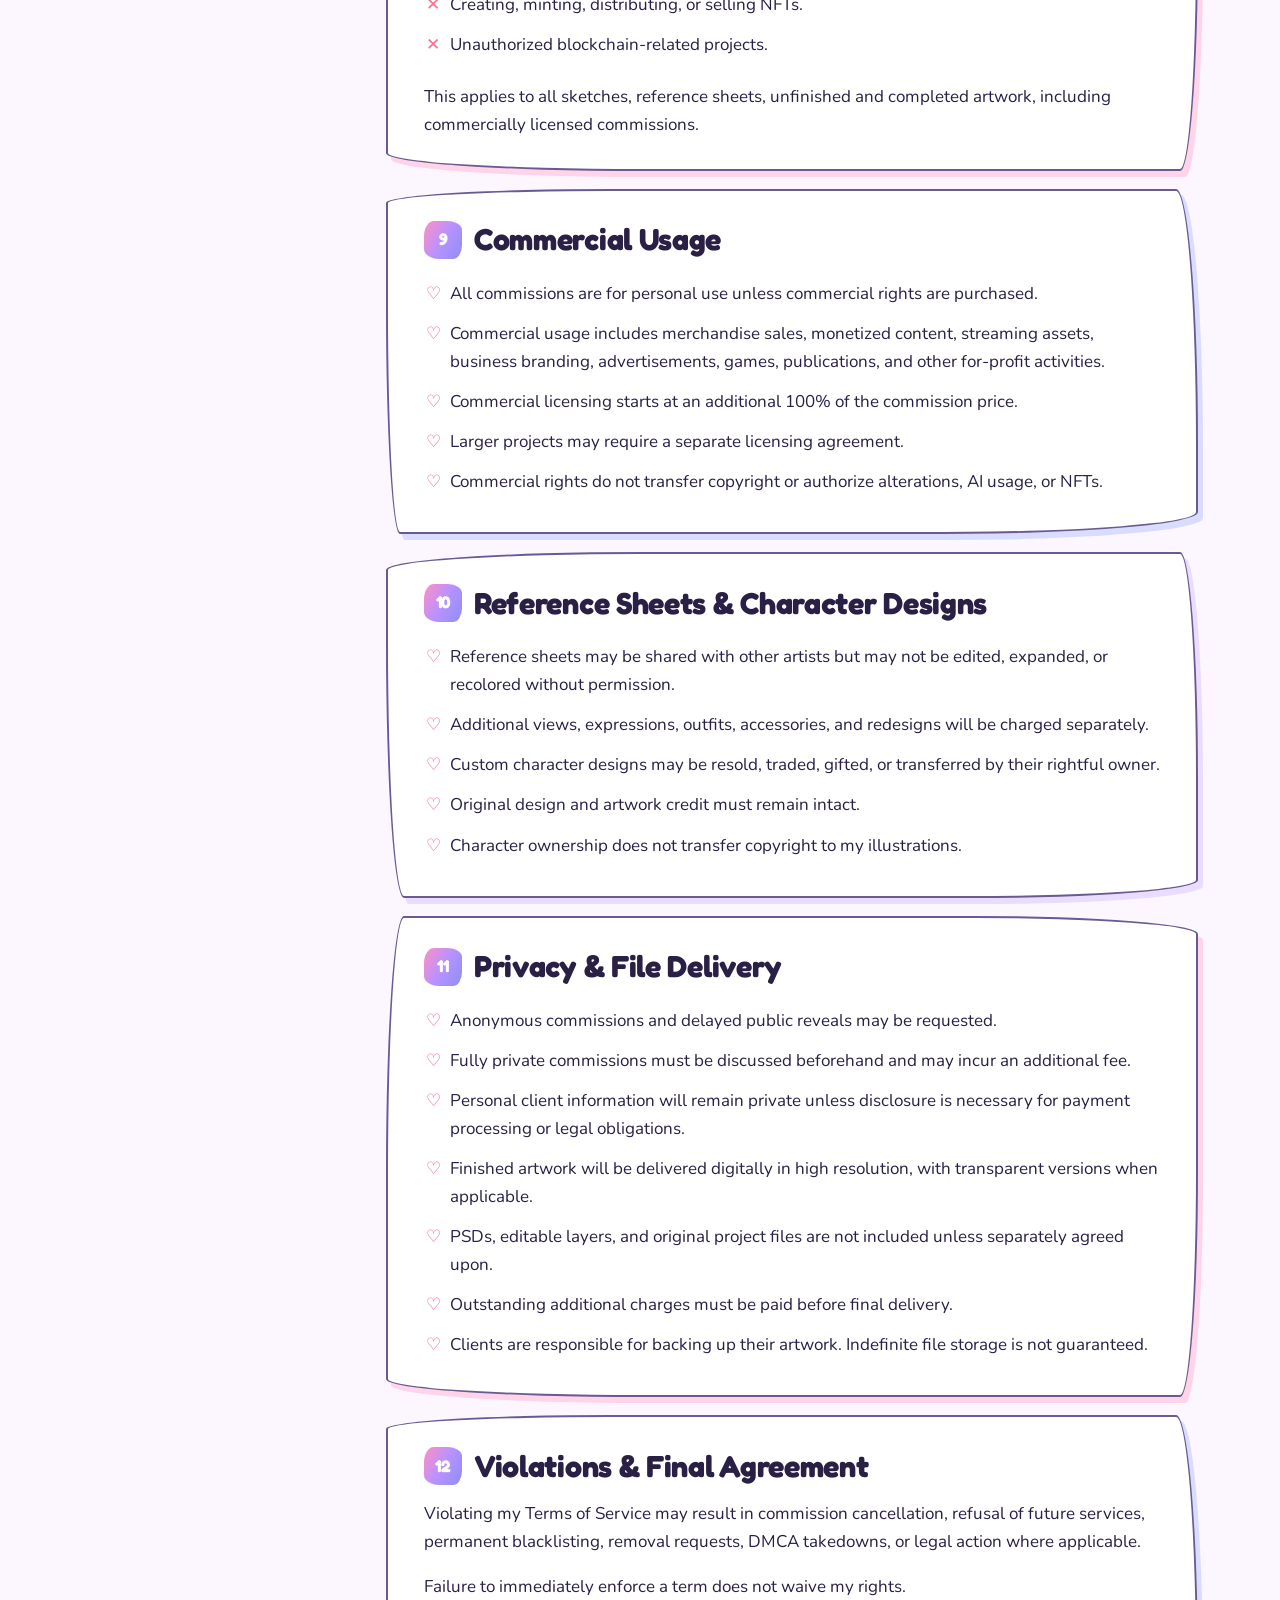
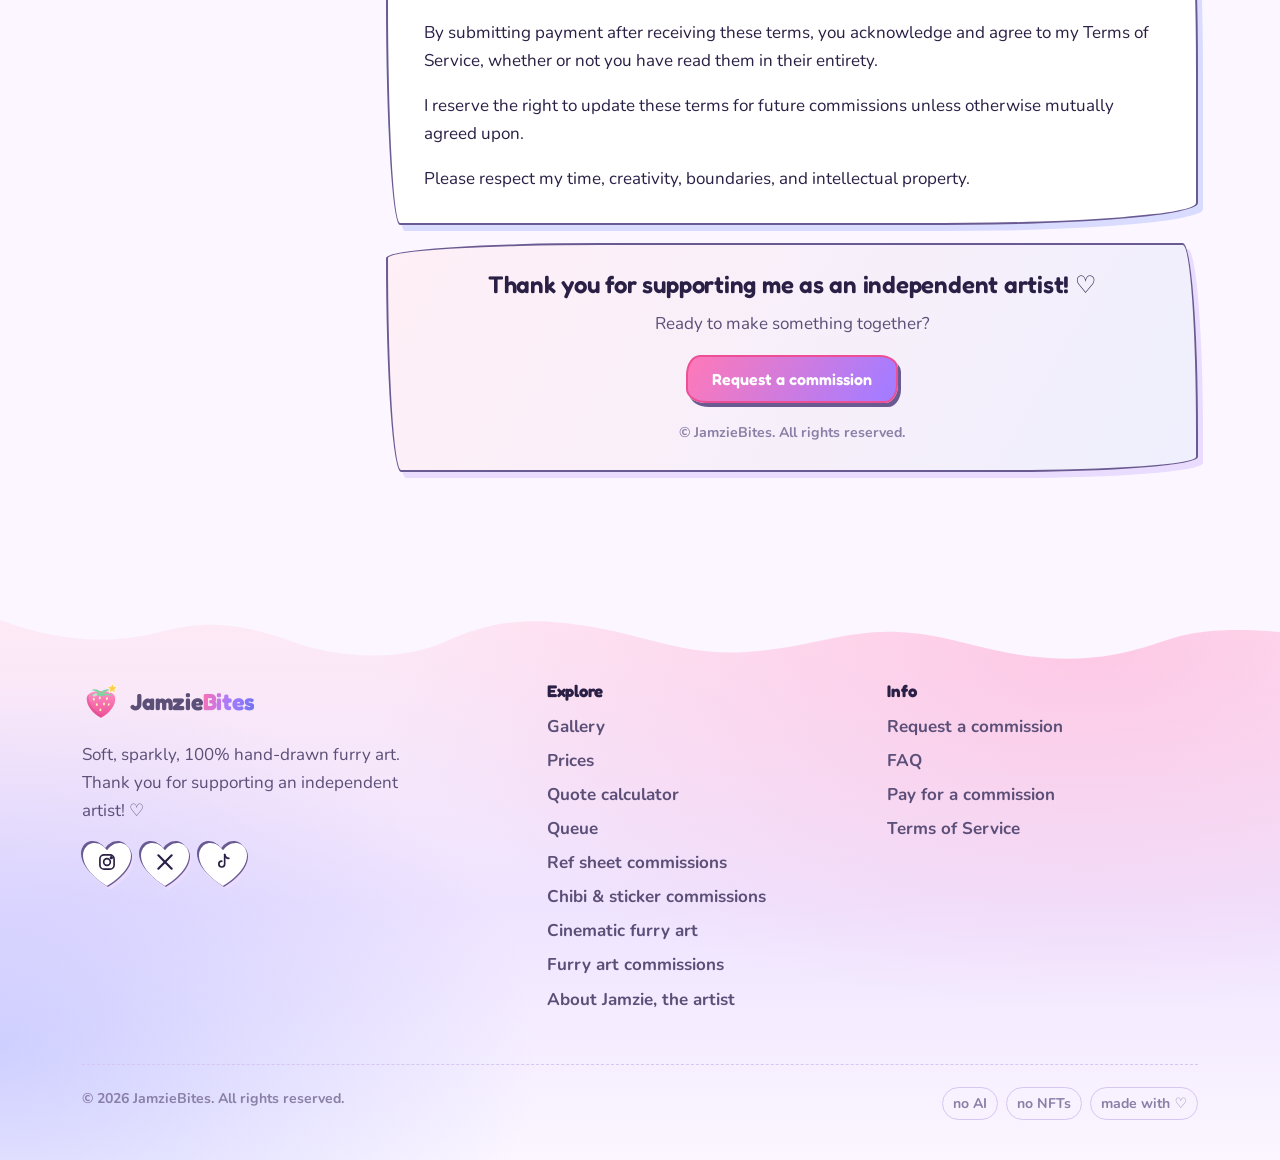
<file: tos.html>
<!doctype html>
<html lang="en">
<head>
  <meta charset="utf-8">
  <meta name="viewport" content="width=device-width, initial-scale=1">
  <meta http-equiv="Content-Security-Policy" content="default-src 'self'; script-src 'self'; style-src 'self' 'unsafe-inline'; img-src 'self' data:; font-src 'self'; connect-src 'self' https://babujgeapxhrcrrrxoet.supabase.co https://formspree.io; form-action 'self'; base-uri 'self'; object-src 'none'; frame-src 'none'; manifest-src 'self'; worker-src 'none'">
  <meta name="referrer" content="strict-origin-when-cross-origin">
  <title>Terms of Service · JamzieBites (Jamzie's furry art commissions)</title>
  <meta name="description" content="JamzieBites commission Terms of Service: payment, revisions, turnaround, refunds, usage rights, AI & NFT policy and more.">
  <meta name="robots" content="index, follow, noai, noimageai">
  <meta name="theme-color" content="#ff8fc4">
  <link rel="icon" href="assets/logo.svg" type="image/svg+xml">
  <link rel="manifest" href="site.webmanifest">
  <link rel="canonical" href="https://jamziebites.com/tos.html">
  <link rel="stylesheet" href="assets/fonts/fonts.css">
  <link rel="stylesheet" href="assets/styles.css">
  <script src="assets/theme-init.js"></script>
  <script src="config.js"></script>
</head>
<body>
  <a class="skip-link" href="#main">Skip to content</a>

  <header class="site-header" id="top">
    <nav class="container nav" aria-label="Main">
      <a class="logo" href="index.html" aria-label="JamzieBites home">
        <img class="logo-mark" src="assets/logo.svg" alt="" width="38" height="38">
        <span class="logo-word">Jamzie<span class="grad-text">Bites</span></span>
      </a>
      <ul class="nav-links" id="nav-links">
        <li><a href="index.html#gallery">Gallery</a></li>
        <li><a href="index.html#prices">Prices</a></li>
        <li><a href="index.html#quote">Quote</a></li>
        <li><a href="index.html#faq">FAQ</a></li>
        <li><a href="tos.html" class="active" aria-current="page">Terms</a></li>
        <li><a href="pay.html">Pay</a></li>
      </ul>
      <div class="nav-actions">
        <a class="btn btn-primary btn-sm" href="index.html#request">Request ♡</a>
        <button class="icon-btn theme-toggle" type="button" aria-label="Switch light / dark theme">
          <svg class="sun" viewBox="0 0 24 24" fill="none" stroke="currentColor" stroke-width="2.2" stroke-linecap="round"><circle cx="12" cy="12" r="4.5"/><path d="M12 2v2M12 20v2M4.9 4.9l1.4 1.4M17.7 17.7l1.4 1.4M2 12h2M20 12h2M4.9 19.1l1.4-1.4M17.7 6.3l1.4-1.4"/></svg>
          <svg class="moon" viewBox="0 0 24 24" fill="none" stroke="currentColor" stroke-width="2.2" stroke-linecap="round" stroke-linejoin="round"><path d="M20.5 14.5A8.5 8.5 0 0 1 9.5 3.5a8.5 8.5 0 1 0 11 11z"/></svg>
        </button>
        <button class="icon-btn menu-toggle" type="button" aria-label="Open menu" aria-expanded="false" aria-controls="nav-links">
          <svg viewBox="0 0 24 24" fill="none" stroke="currentColor" stroke-width="2.4" stroke-linecap="round"><path d="M4 7h16M4 12h16M4 17h16"/></svg>
        </button>
      </div>
    </nav>
  </header>

  <main id="main">
    <section class="page-hero">
      <canvas id="sky" aria-hidden="true"></canvas>
      <div class="container" style="position:relative">
        <div class="eyebrow">the fine print</div>
        <h1>Terms of <span class="grad-text">Service</span></h1>
        <p>By commissioning me, you acknowledge that you have read, understood, and agreed to the following terms.</p>
        <p id="tos-updated" style="margin-top:10px;font-weight:800;color:var(--muted)" hidden></p>
      </div>
      <div class="hero-clouds" aria-hidden="true">
        <svg viewBox="0 0 1440 120" preserveAspectRatio="none"><path fill="currentColor" d="M0 80c60-30 120-40 180-20s100 10 150-15 120-30 170 0 90 40 160 25 110-45 180-40 110 35 170 30 100-35 170-40 110 20 140 30 70 15 120 10V120H0z"/></svg>
      </div>
    </section>

    <section class="section" style="padding-top:40px">
      <div class="container">
        <h2 class="sr-only">The short version</h2>
        <div class="tldr">
          <div class="card"><b>💳 Pay after acceptance</b><span>100% upfront once accepted. No deposits or payment plans.</span></div>
          <div class="card"><b>✏️ 2 minor revisions</b><span>Included at the sketch stage. Extra changes may cost more.</span></div>
          <div class="card"><b>⏳ 2–12 weeks</b><span>Estimated turnaround. Rush is +35% if available.</span></div>
          <div class="card"><b>🚫 No edits, AI or NFTs</b><span>Credit me, don't alter my art, never feed it to AI.</span></div>
        </div>

        <div class="tos-layout">
          <nav class="card toc" aria-label="Terms sections">
            <h4>Contents</h4>
            <ol>
              <li><a href="#general">General Terms</a></li>
              <li><a href="#payment">Payment &amp; Pricing</a></li>
              <li><a href="#revisions">References &amp; Revisions</a></li>
              <li><a href="#turnaround">Turnaround &amp; Communication</a></li>
              <li><a href="#refunds">Refunds &amp; Cancellations</a></li>
              <li><a href="#copyright">Copyright &amp; Usage Rights</a></li>
              <li><a href="#editing">Unauthorized Editing</a></li>
              <li><a href="#ai">AI &amp; NFT Policy</a></li>
              <li><a href="#commercial">Commercial Usage</a></li>
              <li><a href="#refsheets">Ref Sheets &amp; Designs</a></li>
              <li><a href="#privacy">Privacy &amp; File Delivery</a></li>
              <li><a href="#violations">Violations &amp; Agreement</a></li>
            </ol>
            <p style="margin:16px 0 0"><button class="btn btn-sm" type="button" data-print>🖨 Print / save PDF</button></p>
          </nav>

          <div>
            <article class="card tos-section" id="general">
              <h2><span class="n">1</span>General Terms</h2>
              <ul>
                <li>I reserve the right to accept, decline, or cancel any commission in accordance with my refund policy.</li>
                <li>All artwork is created in my own artistic style. I will not replicate another artist's style.</li>
                <li>I retain artistic freedom regarding anatomy, composition, lighting, and stylistic interpretation. My style may naturally evolve over time.</li>
                <li>Harassment, discrimination, manipulation, threats, and disrespectful behavior will not be tolerated.</li>
                <li>I reserve the right to refuse any subject matter that makes me uncomfortable or promotes hatred, exploitation, discrimination, or illegal activity.</li>
                <li>Mature or sensitive content must be discussed beforehand. Clients and characters involved in adult-themed commissions must be 18+.</li>
              </ul>
            </article>

            <article class="card tos-section" id="payment">
              <h2><span class="n">2</span>Payment &amp; Pricing</h2>
              <ul>
                <li>All prices are listed in USD.</li>
                <li>Full payment (100%) is required upfront before any artwork is started.</li>
                <li>Deposits, partial payments, and payment plans are not accepted.</li>
                <li>Commission slots are secured once full payment is received.</li>
                <li>Prices may increase depending on complexity and additional requests.</li>
                <li>Additional charges must be paid before the requested work begins.</li>
                <li>Rush commissions are subject to a 35% additional fee and availability.</li>
                <li><strong>Do not send payment until your commission has been accepted.</strong></li>
              </ul>
            </article>

            <article class="card tos-section" id="revisions">
              <h2><span class="n">3</span>References &amp; Revisions</h2>
              <ul>
                <li>Clients must provide clear, accurate, and updated references, including any specific requests.</li>
                <li>You must have permission to commission characters belonging to others.</li>
                <li>I am not responsible for inaccuracies caused by incomplete or outdated references.</li>
                <li>Written descriptions without visual references may incur a design fee.</li>
                <li>Two minor revisions are included during the sketching stage.</li>
                <li>Additional revisions or major changes after sketch approval may cost $10–$50+.</li>
                <li>Complete character changes may be considered a new commission.</li>
                <li>Mistakes made on my behalf will be corrected free of charge.</li>
                <li>Changes requested after completion may incur additional fees.</li>
              </ul>
            </article>

            <article class="card tos-section" id="turnaround">
              <h2><span class="n">4</span>Turnaround &amp; Communication</h2>
              <ul>
                <li>Estimated turnaround time is 2–12 weeks, depending on complexity, workload, and personal circumstances. Larger projects may take longer.</li>
                <li>Deadlines are not guaranteed unless agreed upon in writing.</li>
                <li>Work-in-progress updates will be provided at appropriate stages, and significant delays will be communicated.</li>
                <li>Reasonable update requests are welcome; excessive messaging, pressure, and rushing are not.</li>
                <li>After 14 days without a response, your commission may be placed on hold.</li>
                <li>After 30 days of inactivity and reasonable contact attempts, your commission may be considered abandoned and subject to my cancellation policy.</li>
              </ul>
            </article>

            <article class="card tos-section" id="refunds">
              <h2><span class="n">5</span>Refunds &amp; Cancellations</h2>
              <ul>
                <li>Full refunds are available if artwork has not been started.</li>
                <li>Once work has begun, refunds are determined by the time, labor, and progress invested.</li>
                <li>Completed portions of artwork are nonrefundable, except where required by law.</li>
                <li>Completed commissions are nonrefundable for changes of mind or previously approved artistic decisions.</li>
                <li>If I personally cancel and cannot complete your commission, you will receive a full refund.</li>
                <li>Refunded, canceled, or unpaid artwork may not be used, posted, edited, or distributed without permission.</li>
                <li>Fraudulent chargebacks and knowingly false payment disputes may result in permanent blacklisting.</li>
                <li>All refunds remain subject to applicable law.</li>
              </ul>
            </article>

            <article class="card tos-section" id="copyright">
              <h2><span class="n">6</span>Copyright &amp; Usage Rights</h2>
              <p>I retain the copyright and intellectual property rights to all artwork I create unless otherwise agreed upon in writing. Purchasing artwork does not transfer copyright. You retain ownership of your original character.</p>
              <p>As the artist, I reserve the right to display commissions, progress images, and speedpaints on my social media, portfolio, advertisements, and promotional materials.</p>
              <h3>Clients are permitted to:</h3>
              <ul class="yes">
                <li>Repost artwork with proper credit to JamzieBites.</li>
                <li>Use artwork as profile pictures, banners, and wallpapers.</li>
                <li>Display artwork in personal character galleries.</li>
                <li>Produce prints or merchandise strictly for personal use.</li>
                <li>Share references with other artists and fursuit makers.</li>
                <li>Transfer artwork alongside character ownership, provided these terms remain intact.</li>
              </ul>
            </article>

            <article class="card tos-section" id="editing">
              <h2><span class="n">7</span>Unauthorized Editing &amp; Alterations</h2>
              <p>Modifying, altering, or adding to my artwork without my explicit written permission is strictly prohibited. This includes, but is not limited to:</p>
              <ul class="no">
                <li>Drawing, painting, or tracing over my artwork.</li>
                <li>Adding or removing markings, accessories, clothing, or features.</li>
                <li>Recoloring, shading, rendering, or applying filters.</li>
                <li>Altering anatomy, expressions, proportions, or backgrounds.</li>
                <li>Animating, rigging, or manipulating my artwork.</li>
                <li>Completing unfinished artwork or sketches.</li>
                <li>Editing or expanding reference sheets.</li>
                <li>Removing, covering, or altering my signature or watermark.</li>
                <li>Hiring another artist to edit, finish, or add to my artwork.</li>
              </ul>
              <p>Owning the depicted character does not grant you permission to alter my artwork.</p>
              <p>Minor cropping and resizing for personal display are permitted, provided my signature remains intact and the artwork is not misrepresented.</p>
              <p>You are welcome to redesign your character or commission independent artwork of them, but you may not directly alter my existing illustrations.</p>
              <p>Please contact me directly if you would like any changes or additions.</p>
            </article>

            <article class="card tos-section" id="ai">
              <h2><span class="n">8</span>AI &amp; NFT Policy</h2>
              <p>My artwork may not be used for artificial intelligence, machine learning, or NFT-related purposes. This includes:</p>
              <ul class="no">
                <li>Uploading artwork into generative AI programs.</li>
                <li>AI training, datasets, and style replication.</li>
                <li>AI-generated variations, enhancements, animations, or alterations.</li>
                <li>Creating, minting, distributing, or selling NFTs.</li>
                <li>Unauthorized blockchain-related projects.</li>
              </ul>
              <p>This applies to all sketches, reference sheets, unfinished and completed artwork, including commercially licensed commissions.</p>
            </article>

            <article class="card tos-section" id="commercial">
              <h2><span class="n">9</span>Commercial Usage</h2>
              <ul>
                <li>All commissions are for personal use unless commercial rights are purchased.</li>
                <li>Commercial usage includes merchandise sales, monetized content, streaming assets, business branding, advertisements, games, publications, and other for-profit activities.</li>
                <li>Commercial licensing starts at an additional 100% of the commission price.</li>
                <li>Larger projects may require a separate licensing agreement.</li>
                <li>Commercial rights do not transfer copyright or authorize alterations, AI usage, or NFTs.</li>
              </ul>
            </article>

            <article class="card tos-section" id="refsheets">
              <h2><span class="n">10</span>Reference Sheets &amp; Character Designs</h2>
              <ul>
                <li>Reference sheets may be shared with other artists but may not be edited, expanded, or recolored without permission.</li>
                <li>Additional views, expressions, outfits, accessories, and redesigns will be charged separately.</li>
                <li>Custom character designs may be resold, traded, gifted, or transferred by their rightful owner.</li>
                <li>Original design and artwork credit must remain intact.</li>
                <li>Character ownership does not transfer copyright to my illustrations.</li>
              </ul>
            </article>

            <article class="card tos-section" id="privacy">
              <h2><span class="n">11</span>Privacy &amp; File Delivery</h2>
              <ul>
                <li>Anonymous commissions and delayed public reveals may be requested.</li>
                <li>Fully private commissions must be discussed beforehand and may incur an additional fee.</li>
                <li>Personal client information will remain private unless disclosure is necessary for payment processing or legal obligations.</li>
                <li>Finished artwork will be delivered digitally in high resolution, with transparent versions when applicable.</li>
                <li>PSDs, editable layers, and original project files are not included unless separately agreed upon.</li>
                <li>Outstanding additional charges must be paid before final delivery.</li>
                <li>Clients are responsible for backing up their artwork. Indefinite file storage is not guaranteed.</li>
              </ul>
            </article>

            <article class="card tos-section" id="violations">
              <h2><span class="n">12</span>Violations &amp; Final Agreement</h2>
              <p>Violating my Terms of Service may result in commission cancellation, refusal of future services, permanent blacklisting, removal requests, DMCA takedowns, or legal action where applicable.</p>
              <p>Failure to immediately enforce a term does not waive my rights.</p>
              <p>By submitting payment after receiving these terms, you acknowledge and agree to my Terms of Service, whether or not you have read them in their entirety.</p>
              <p>I reserve the right to update these terms for future commissions unless otherwise mutually agreed upon.</p>
              <p>Please respect my time, creativity, boundaries, and intellectual property.</p>
            </article>

            <div class="card agree-box">
              <h3 style="font-size:1.5rem">Thank you for supporting me as an independent artist! ♡</h3>
              <p style="color:var(--ink-soft)">Ready to make something together?</p>
              <a class="btn btn-primary" href="index.html#request">Request a commission</a>
              <p style="margin:18px 0 0;font-size:.88rem;color:var(--muted);font-weight:700">© JamzieBites. All rights reserved.</p>
            </div>
          </div>
        </div>
      </div>
    </section>
  </main>

  <footer class="site-footer">
    <div class="footer-clouds" aria-hidden="true">
      <svg viewBox="0 0 1440 80" preserveAspectRatio="none"><path fill="currentColor" d="M0 50c60-20 120-26 180-12s100 6 150-10 120-20 170 0 90 26 160 16 110-30 180-26 110 22 170 20 100-22 170-26 110 12 140 20 70 10 120 6V80H0z"/></svg>
    </div>
    <div class="container">
      <div class="footer-grid">
        <div>
          <a class="logo" href="index.html" aria-label="JamzieBites home">
            <img class="logo-mark" src="assets/logo.svg" alt="" width="38" height="38">
            <span class="logo-word">Jamzie<span class="grad-text">Bites</span></span>
          </a>
          <p style="color:var(--ink-soft);margin-top:12px;max-width:340px">Soft, sparkly, 100% hand-drawn furry art. Thank you for supporting an independent artist! ♡</p>
          <div class="socials" id="socials"></div>
        </div>
        <div>
          <h4>Explore</h4>
          <ul>
            <li><a href="index.html#gallery">Gallery</a></li>
            <li><a href="index.html#prices">Prices</a></li>
            <li><a href="index.html#quote">Quote calculator</a></li>
            <li><a href="index.html#queue">Queue</a></li>
            <li><a href="ref-sheet-commissions.html">Ref sheet commissions</a></li>
            <li><a href="chibi-commissions.html">Chibi &amp; sticker commissions</a></li>
            <li><a href="cinematic-furry-art.html">Cinematic furry art</a></li>
            <li><a href="furry-art-commissions.html">Furry art commissions</a></li>
            <li><a href="jamzie-furry-artist.html">About Jamzie, the artist</a></li>
          </ul>
        </div>
        <div>
          <h4>Info</h4>
          <ul>
            <li><a href="index.html#request">Request a commission</a></li>
            <li><a href="index.html#faq">FAQ</a></li>
            <li><a href="pay.html">Pay for a commission</a></li>
            <li><a href="tos.html">Terms of Service</a></li>
          </ul>
        </div>
      </div>
      <div class="footer-bottom">
        <span>© <span id="year">2026</span> JamzieBites. All rights reserved.</span>
        <span class="pills"><span>no AI</span><span>no NFTs</span><span>made with ♡</span></span>
      </div>
    </div>
  </footer>

  <button class="icon-btn to-top" type="button" aria-label="Back to top">
    <svg viewBox="0 0 24 24" fill="none" stroke="currentColor" stroke-width="2.5" stroke-linecap="round"><path d="m6 15 6-6 6 6"/></svg>
  </button>
  <div class="toast" id="toast" role="status" aria-live="polite"></div>
  <script src="assets/main.js"></script>
</body>
</html>
</file>
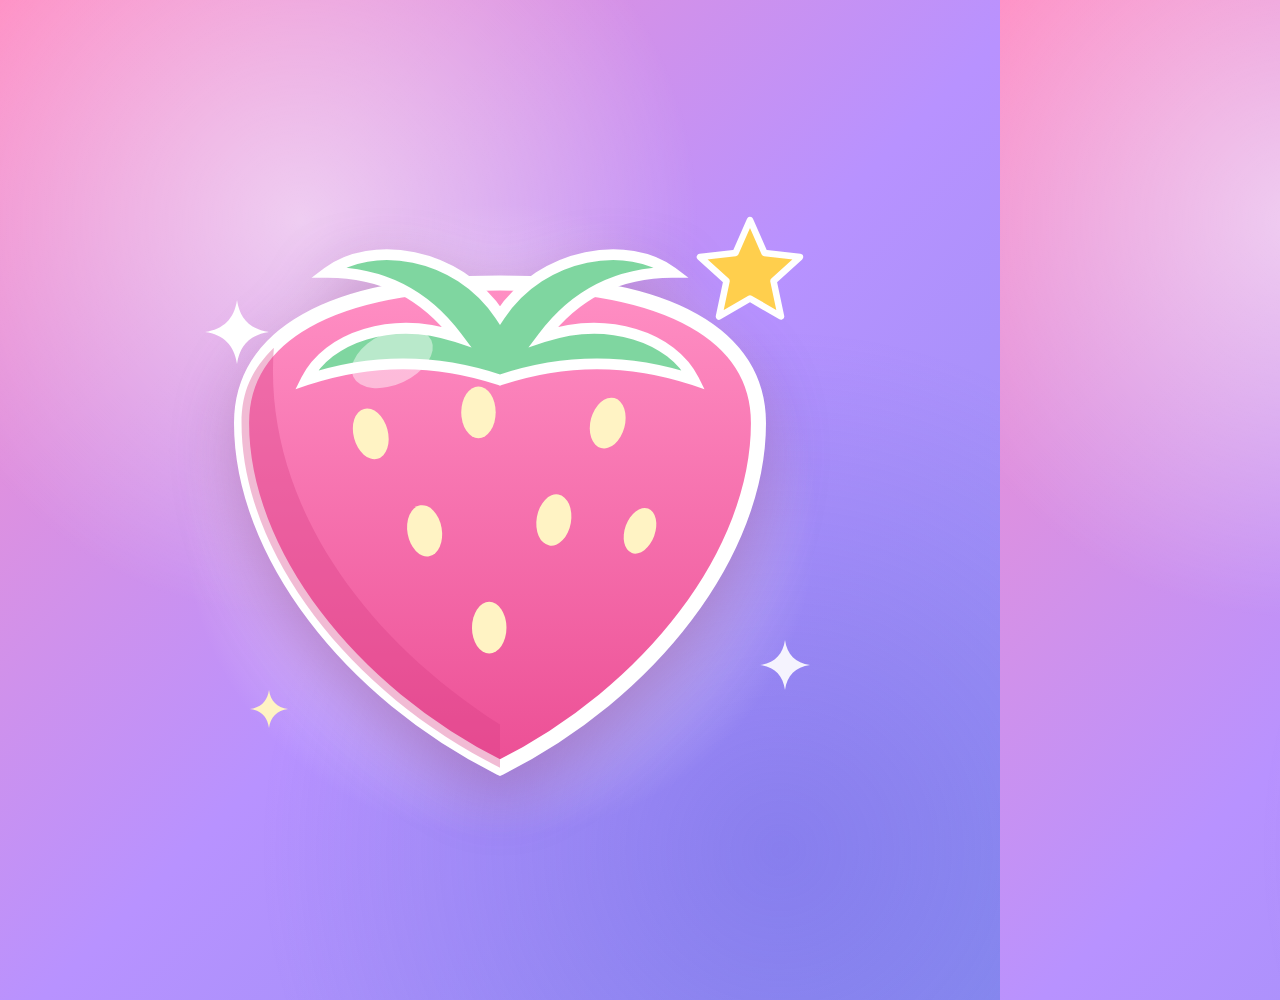
<file: brand/avatar-src.html>
<!doctype html>
<html><head><meta charset="utf-8">
<style>
  html, body { margin: 0; width: 1000px; height: 1000px; overflow: hidden; }
  body {
    background:
      radial-gradient(circle at 30% 22%, rgba(255,255,255,.55) 0, rgba(255,255,255,0) 38%),
      radial-gradient(circle at 78% 85%, rgba(97,93,220,.35) 0, rgba(97,93,220,0) 45%),
      linear-gradient(135deg, #ff8fc4 0%, #b892ff 52%, #8c8ff2 100%);
    position: relative;
  }
  .glow {
    position: absolute; left: 50%; top: 52%; width: 640px; height: 640px;
    transform: translate(-50%, -50%); border-radius: 50%;
    background: radial-gradient(circle, rgba(255,255,255,.75) 0, rgba(255,240,250,.35) 45%, rgba(255,255,255,0) 70%);
  }
  .berry { position: absolute; left: 50%; top: 52%; width: 560px; height: 560px; transform: translate(-50%, -50%);
           filter: drop-shadow(0 22px 30px rgba(120, 40, 110, .35)); }
  .spark { position: absolute; }
</style></head>
<body>
  <div class="glow"></div>
  <!-- the site's strawberry logo, minus its corner star (sparkles are drawn separately) -->
  <svg class="berry" xmlns="http://www.w3.org/2000/svg" viewBox="6 12 52 50">
    <defs>
      <linearGradient id="b" x1="0" y1="0" x2="0" y2="1">
        <stop offset="0" stop-color="#ff8fc4"/>
        <stop offset="1" stop-color="#ec4f95"/>
      </linearGradient>
    </defs>
    <path d="M32 60C18 53 8 40 8 28c0-8 8-13 24-13s24 5 24 13c0 12-10 25-24 32z" fill="url(#b)" stroke="#fff" stroke-width="1.4"/>
    <path d="M32 60C18 53 8 40 8 28c0-3 1-5 3-7-1 13 7 26 21 35z" fill="#d63d84" opacity=".35"/>
    <g fill="#fff3c4">
      <ellipse cx="20" cy="29" rx="1.6" ry="2.4" transform="rotate(-15 20 29)"/>
      <ellipse cx="30" cy="27" rx="1.6" ry="2.4"/>
      <ellipse cx="42" cy="28" rx="1.6" ry="2.4" transform="rotate(15 42 28)"/>
      <ellipse cx="25" cy="38" rx="1.6" ry="2.4" transform="rotate(-10 25 38)"/>
      <ellipse cx="37" cy="37" rx="1.6" ry="2.4" transform="rotate(10 37 37)"/>
      <ellipse cx="31" cy="47" rx="1.6" ry="2.4"/>
      <ellipse cx="45" cy="38" rx="1.4" ry="2.2" transform="rotate(20 45 38)"/>
    </g>
    <path d="M32 18c-4-6-12-7-16-4 5 0 9 2 12 6-6-2-12 0-14 4 6-2 12-2 18 0 6-2 12-2 18 0-2-4-8-6-14-4 3-4 7-6 12-6-4-3-12-2-16 4z" fill="#7fd6a0" stroke="#fff" stroke-width="1"/>
    <ellipse cx="22" cy="22" rx="4" ry="2.4" fill="#fff" opacity=".45" transform="rotate(-25 22 22)"/>
  </svg>
  <!-- sparkles, kept inside the circle Gmail crops to -->
  <svg class="spark" style="left:690px;top:215px;width:120px;height:120px" viewBox="0 0 24 24"><path d="M12 1l2.9 6.6 7.1.8-5.3 4.8 1.5 7.1L12 16.7 5.8 20.3l1.5-7.1L2 8.4l7.1-.8z" fill="#ffcf4d" stroke="#fff" stroke-width="1.3" stroke-linejoin="round"/></svg>
  <svg class="spark" style="left:205px;top:300px;width:64px;height:64px" viewBox="0 0 24 24"><path d="M12 0c1 7 5 11 12 12-7 1-11 5-12 12-1-7-5-11-12-12 7-1 11-5 12-12z" fill="#fff"/></svg>
  <svg class="spark" style="left:760px;top:640px;width:50px;height:50px" viewBox="0 0 24 24"><path d="M12 0c1 7 5 11 12 12-7 1-11 5-12 12-1-7-5-11-12-12 7-1 11-5 12-12z" fill="#fff" opacity=".9"/></svg>
  <svg class="spark" style="left:250px;top:690px;width:38px;height:38px" viewBox="0 0 24 24"><path d="M12 0c1 7 5 11 12 12-7 1-11 5-12 12-1-7-5-11-12-12 7-1 11-5 12-12z" fill="#fff3c4"/></svg>
</body></html>
</file>
<file: assets/fonts/fonts.css>
/* Self-hosted Google Fonts (SIL Open Font License): Fredoka, Nunito, Gochi Hand */
/* latin-ext */
@font-face {
  font-family: 'Fredoka';
  font-style: normal;
  font-weight: 400;
  font-stretch: 100%;
  font-display: swap;
  src: url(fredoka-latin-ext-28e0e5.woff2) format('woff2');
  unicode-range: U+0100-02BA, U+02BD-02C5, U+02C7-02CC, U+02CE-02D7, U+02DD-02FF, U+0304, U+0308, U+0329, U+1D00-1DBF, U+1E00-1E9F, U+1EF2-1EFF, U+2020, U+20A0-20AB, U+20AD-20C4, U+2113, U+2C60-2C7F, U+A720-A7FF;
}
/* latin */
@font-face {
  font-family: 'Fredoka';
  font-style: normal;
  font-weight: 400;
  font-stretch: 100%;
  font-display: swap;
  src: url(fredoka-latin-df2745.woff2) format('woff2');
  unicode-range: U+0000-00FF, U+0131, U+0152-0153, U+02BB-02BC, U+02C6, U+02DA, U+02DC, U+0304, U+0308, U+0329, U+2000-206F, U+20AC, U+2122, U+2191, U+2193, U+2212, U+2215, U+FEFF, U+FFFD;
}
/* latin-ext */
@font-face {
  font-family: 'Fredoka';
  font-style: normal;
  font-weight: 500;
  font-stretch: 100%;
  font-display: swap;
  src: url(fredoka-latin-ext-28e0e5.woff2) format('woff2');
  unicode-range: U+0100-02BA, U+02BD-02C5, U+02C7-02CC, U+02CE-02D7, U+02DD-02FF, U+0304, U+0308, U+0329, U+1D00-1DBF, U+1E00-1E9F, U+1EF2-1EFF, U+2020, U+20A0-20AB, U+20AD-20C4, U+2113, U+2C60-2C7F, U+A720-A7FF;
}
/* latin */
@font-face {
  font-family: 'Fredoka';
  font-style: normal;
  font-weight: 500;
  font-stretch: 100%;
  font-display: swap;
  src: url(fredoka-latin-df2745.woff2) format('woff2');
  unicode-range: U+0000-00FF, U+0131, U+0152-0153, U+02BB-02BC, U+02C6, U+02DA, U+02DC, U+0304, U+0308, U+0329, U+2000-206F, U+20AC, U+2122, U+2191, U+2193, U+2212, U+2215, U+FEFF, U+FFFD;
}
/* latin-ext */
@font-face {
  font-family: 'Fredoka';
  font-style: normal;
  font-weight: 600;
  font-stretch: 100%;
  font-display: swap;
  src: url(fredoka-latin-ext-28e0e5.woff2) format('woff2');
  unicode-range: U+0100-02BA, U+02BD-02C5, U+02C7-02CC, U+02CE-02D7, U+02DD-02FF, U+0304, U+0308, U+0329, U+1D00-1DBF, U+1E00-1E9F, U+1EF2-1EFF, U+2020, U+20A0-20AB, U+20AD-20C4, U+2113, U+2C60-2C7F, U+A720-A7FF;
}
/* latin */
@font-face {
  font-family: 'Fredoka';
  font-style: normal;
  font-weight: 600;
  font-stretch: 100%;
  font-display: swap;
  src: url(fredoka-latin-df2745.woff2) format('woff2');
  unicode-range: U+0000-00FF, U+0131, U+0152-0153, U+02BB-02BC, U+02C6, U+02DA, U+02DC, U+0304, U+0308, U+0329, U+2000-206F, U+20AC, U+2122, U+2191, U+2193, U+2212, U+2215, U+FEFF, U+FFFD;
}
/* latin-ext */
@font-face {
  font-family: 'Fredoka';
  font-style: normal;
  font-weight: 700;
  font-stretch: 100%;
  font-display: swap;
  src: url(fredoka-latin-ext-28e0e5.woff2) format('woff2');
  unicode-range: U+0100-02BA, U+02BD-02C5, U+02C7-02CC, U+02CE-02D7, U+02DD-02FF, U+0304, U+0308, U+0329, U+1D00-1DBF, U+1E00-1E9F, U+1EF2-1EFF, U+2020, U+20A0-20AB, U+20AD-20C4, U+2113, U+2C60-2C7F, U+A720-A7FF;
}
/* latin */
@font-face {
  font-family: 'Fredoka';
  font-style: normal;
  font-weight: 700;
  font-stretch: 100%;
  font-display: swap;
  src: url(fredoka-latin-df2745.woff2) format('woff2');
  unicode-range: U+0000-00FF, U+0131, U+0152-0153, U+02BB-02BC, U+02C6, U+02DA, U+02DC, U+0304, U+0308, U+0329, U+2000-206F, U+20AC, U+2122, U+2191, U+2193, U+2212, U+2215, U+FEFF, U+FFFD;
}
/* latin */
@font-face {
  font-family: 'Gochi Hand';
  font-style: normal;
  font-weight: 400;
  font-display: swap;
  src: url(gochi-hand-latin-c6e3a0.woff2) format('woff2');
  unicode-range: U+0000-00FF, U+0131, U+0152-0153, U+02BB-02BC, U+02C6, U+02DA, U+02DC, U+0304, U+0308, U+0329, U+2000-206F, U+20AC, U+2122, U+2191, U+2193, U+2212, U+2215, U+FEFF, U+FFFD;
}
/* latin-ext */
@font-face {
  font-family: 'Nunito';
  font-style: normal;
  font-weight: 400;
  font-display: swap;
  src: url(nunito-latin-ext-86b711.woff2) format('woff2');
  unicode-range: U+0100-02BA, U+02BD-02C5, U+02C7-02CC, U+02CE-02D7, U+02DD-02FF, U+0304, U+0308, U+0329, U+1D00-1DBF, U+1E00-1E9F, U+1EF2-1EFF, U+2020, U+20A0-20AB, U+20AD-20C4, U+2113, U+2C60-2C7F, U+A720-A7FF;
}
/* latin */
@font-face {
  font-family: 'Nunito';
  font-style: normal;
  font-weight: 400;
  font-display: swap;
  src: url(nunito-latin-307659.woff2) format('woff2');
  unicode-range: U+0000-00FF, U+0131, U+0152-0153, U+02BB-02BC, U+02C6, U+02DA, U+02DC, U+0304, U+0308, U+0329, U+2000-206F, U+20AC, U+2122, U+2191, U+2193, U+2212, U+2215, U+FEFF, U+FFFD;
}
/* latin-ext */
@font-face {
  font-family: 'Nunito';
  font-style: normal;
  font-weight: 600;
  font-display: swap;
  src: url(nunito-latin-ext-86b711.woff2) format('woff2');
  unicode-range: U+0100-02BA, U+02BD-02C5, U+02C7-02CC, U+02CE-02D7, U+02DD-02FF, U+0304, U+0308, U+0329, U+1D00-1DBF, U+1E00-1E9F, U+1EF2-1EFF, U+2020, U+20A0-20AB, U+20AD-20C4, U+2113, U+2C60-2C7F, U+A720-A7FF;
}
/* latin */
@font-face {
  font-family: 'Nunito';
  font-style: normal;
  font-weight: 600;
  font-display: swap;
  src: url(nunito-latin-307659.woff2) format('woff2');
  unicode-range: U+0000-00FF, U+0131, U+0152-0153, U+02BB-02BC, U+02C6, U+02DA, U+02DC, U+0304, U+0308, U+0329, U+2000-206F, U+20AC, U+2122, U+2191, U+2193, U+2212, U+2215, U+FEFF, U+FFFD;
}
/* latin-ext */
@font-face {
  font-family: 'Nunito';
  font-style: normal;
  font-weight: 700;
  font-display: swap;
  src: url(nunito-latin-ext-86b711.woff2) format('woff2');
  unicode-range: U+0100-02BA, U+02BD-02C5, U+02C7-02CC, U+02CE-02D7, U+02DD-02FF, U+0304, U+0308, U+0329, U+1D00-1DBF, U+1E00-1E9F, U+1EF2-1EFF, U+2020, U+20A0-20AB, U+20AD-20C4, U+2113, U+2C60-2C7F, U+A720-A7FF;
}
/* latin */
@font-face {
  font-family: 'Nunito';
  font-style: normal;
  font-weight: 700;
  font-display: swap;
  src: url(nunito-latin-307659.woff2) format('woff2');
  unicode-range: U+0000-00FF, U+0131, U+0152-0153, U+02BB-02BC, U+02C6, U+02DA, U+02DC, U+0304, U+0308, U+0329, U+2000-206F, U+20AC, U+2122, U+2191, U+2193, U+2212, U+2215, U+FEFF, U+FFFD;
}
/* latin-ext */
@font-face {
  font-family: 'Nunito';
  font-style: normal;
  font-weight: 800;
  font-display: swap;
  src: url(nunito-latin-ext-86b711.woff2) format('woff2');
  unicode-range: U+0100-02BA, U+02BD-02C5, U+02C7-02CC, U+02CE-02D7, U+02DD-02FF, U+0304, U+0308, U+0329, U+1D00-1DBF, U+1E00-1E9F, U+1EF2-1EFF, U+2020, U+20A0-20AB, U+20AD-20C4, U+2113, U+2C60-2C7F, U+A720-A7FF;
}
/* latin */
@font-face {
  font-family: 'Nunito';
  font-style: normal;
  font-weight: 800;
  font-display: swap;
  src: url(nunito-latin-307659.woff2) format('woff2');
  unicode-range: U+0000-00FF, U+0131, U+0152-0153, U+02BB-02BC, U+02C6, U+02DA, U+02DC, U+0304, U+0308, U+0329, U+2000-206F, U+20AC, U+2122, U+2191, U+2193, U+2212, U+2215, U+FEFF, U+FFFD;
}
/* latin-ext */
@font-face {
  font-family: 'Nunito';
  font-style: normal;
  font-weight: 900;
  font-display: swap;
  src: url(nunito-latin-ext-86b711.woff2) format('woff2');
  unicode-range: U+0100-02BA, U+02BD-02C5, U+02C7-02CC, U+02CE-02D7, U+02DD-02FF, U+0304, U+0308, U+0329, U+1D00-1DBF, U+1E00-1E9F, U+1EF2-1EFF, U+2020, U+20A0-20AB, U+20AD-20C4, U+2113, U+2C60-2C7F, U+A720-A7FF;
}
/* latin */
@font-face {
  font-family: 'Nunito';
  font-style: normal;
  font-weight: 900;
  font-display: swap;
  src: url(nunito-latin-307659.woff2) format('woff2');
  unicode-range: U+0000-00FF, U+0131, U+0152-0153, U+02BB-02BC, U+02C6, U+02DA, U+02DC, U+0304, U+0308, U+0329, U+2000-206F, U+20AC, U+2122, U+2191, U+2193, U+2212, U+2215, U+FEFF, U+FFFD;
}
</file>
<file: assets/styles.css>
/* ==========================================================================
   JamzieBites — styles
   Two themes: "Daydream" (pastel, light) and "Stargazer" (cosmic, dark)
   ========================================================================== */

:root {
  --bg: #fbf6ff;
  --bg-2: #f2eaff;
  --surface: #ffffff;
  --surface-2: #f8f2ff;
  --surface-glass: rgba(255, 255, 255, .72);
  --ink: #2a1f45;
  --ink-soft: #5b4f78;
  --muted: #8a7fa6;
  --line: #e7ddf8;
  --line-strong: #d5c6f2;

  --peri: #8c8ff2;
  --peri-deep: #615ddc;
  --pink: #ff8fc4;
  --pink-deep: #ec4f95;
  --pink-soft: #ffe0ef;
  --lilac: #b892ff;
  --sky: #9ad8ff;
  --star: #ffcf4d;
  --mint: #6fd3a5;
  --berry: #ff5f8f;

  --grad: linear-gradient(120deg, var(--pink) 0%, var(--lilac) 50%, var(--peri) 100%);
  --grad-text: linear-gradient(100deg, #ff6fb0 0%, #a87cff 50%, #6f74f0 100%);
  --hero-bg:
    radial-gradient(1200px 600px at 85% 10%, rgba(255, 175, 215, .55), transparent 60%),
    radial-gradient(900px 600px at 0% 80%, rgba(160, 170, 255, .45), transparent 60%),
    linear-gradient(180deg, #ffeaf5 0%, #efe4ff 55%, #fbf6ff 100%);

  --shadow-sm: 0 2px 8px -2px rgba(80, 50, 150, .15);
  --shadow: 0 14px 34px -14px rgba(90, 60, 170, .35);
  --shadow-lg: 0 30px 70px -25px rgba(90, 60, 170, .45);
  --glow: 0 0 0 1px rgba(184, 146, 255, .25), 0 20px 60px -20px rgba(255, 120, 190, .45);

  --radius: 22px;
  --radius-sm: 14px;
  --radius-pill: 999px;

  --font-display: "Fredoka", "Nunito", system-ui, sans-serif;
  --font-body: "Nunito", system-ui, -apple-system, "Segoe UI", sans-serif;
  --font-hand: "Gochi Hand", "Comic Sans MS", cursive;

  --container: 1180px;
  --gutter: clamp(16px, 4vw, 32px);
  --header-h: 68px;

  color-scheme: light;
}

:root[data-theme="dark"] {
  --bg: #110a24;
  --bg-2: #170e31;
  --surface: #1e1440;
  --surface-2: #261a50;
  --surface-glass: rgba(26, 17, 56, .72);
  --ink: #f6efff;
  --ink-soft: #cdbfea;
  --muted: #9b8cc0;
  --line: #34265f;
  --line-strong: #47367c;

  --peri: #a5a8ff;
  --peri-deep: #8d8cff;
  --pink: #ff8fd0;
  --pink-deep: #ff6fbf;
  --pink-soft: #3a1f4e;
  --lilac: #c6a6ff;
  --sky: #8fd8ff;
  --star: #ffd86b;

  --grad-text: linear-gradient(100deg, #ff9ad4 0%, #c9a8ff 50%, #9fb2ff 100%);
  --hero-bg:
    radial-gradient(1000px 520px at 80% 0%, rgba(178, 70, 220, .45), transparent 60%),
    radial-gradient(900px 600px at 0% 100%, rgba(80, 70, 220, .40), transparent 60%),
    linear-gradient(180deg, #1b0d3d 0%, #140a30 60%, #110a24 100%);

  --shadow-sm: 0 2px 10px -2px rgba(0, 0, 0, .5);
  --shadow: 0 16px 40px -16px rgba(0, 0, 0, .7);
  --shadow-lg: 0 30px 80px -25px rgba(0, 0, 0, .8);
  --glow: 0 0 0 1px rgba(198, 166, 255, .22), 0 24px 70px -20px rgba(255, 110, 200, .35);

  color-scheme: dark;
}

/* ---------- Base ---------- */
*, *::before, *::after { box-sizing: border-box; }
[hidden] { display: none !important; }
html { scroll-behavior: smooth; scroll-padding-top: calc(var(--header-h) + 12px); -webkit-text-size-adjust: 100%; }
body {
  margin: 0;
  font-family: var(--font-body);
  font-size: 17px;
  line-height: 1.65;
  color: var(--ink);
  background: var(--bg);
  overflow-x: hidden;
  -webkit-font-smoothing: antialiased;
  transition: background-color .4s ease, color .4s ease;
}
main { overflow-x: clip; }
img { max-width: 100%; height: auto; display: block; }
a { color: var(--peri-deep); text-decoration-thickness: 2px; text-underline-offset: 3px; }
:where(:root[data-theme="dark"]) a { color: var(--lilac); }
a:hover { color: var(--pink-deep); }
h1, h2, h3, h4 { font-family: var(--font-display); line-height: 1.15; margin: 0 0 .5em; letter-spacing: -.01em; }
h1 { font-size: clamp(2.4rem, 6vw, 4.3rem); font-weight: 700; }
h2 { font-size: clamp(2rem, 4.4vw, 3rem); font-weight: 700; }
h3 { font-size: 1.3rem; font-weight: 600; }
p { margin: 0 0 1em; }
ul { padding-left: 1.2em; }
button, input, select, textarea { font: inherit; color: inherit; }
::selection { background: var(--pink); color: #fff; }
:focus-visible { outline: 3px solid var(--peri); outline-offset: 3px; border-radius: 8px; }

.container { width: 100%; max-width: var(--container); margin: 0 auto; padding: 0 var(--gutter); }
.sr-only { position: absolute !important; width: 1px; height: 1px; padding: 0; margin: -1px; overflow: hidden; clip: rect(0 0 0 0); white-space: nowrap; border: 0; }
.hp-field { position: absolute !important; left: -10000px; top: auto; width: 1px; height: 1px; overflow: hidden; }
.skip-link {position: absolute; left: 12px; top: -60px; z-index: 1000; background: var(--ink); color: var(--bg); padding: 10px 16px; border-radius: 12px; font-weight: 700; transition: top .2s; }
.skip-link:focus { top: 12px; color: var(--bg); }

.grad-text {
  background: var(--grad-text);
  -webkit-background-clip: text; background-clip: text;
  color: transparent;
}
.hand { font-family: var(--font-hand); font-weight: 400; }

/* ---------- Buttons ---------- */
.btn {
  --b-bg: var(--surface);
  --b-ink: var(--ink);
  display: inline-flex; align-items: center; justify-content: center; gap: .5em;
  padding: .85em 1.5em;
  border-radius: var(--radius-pill);
  border: 2px solid var(--line-strong);
  background: var(--b-bg);
  color: var(--b-ink);
  font-family: var(--font-display);
  font-weight: 600;
  font-size: 1rem;
  line-height: 1;
  text-decoration: none;
  cursor: pointer;
  transition: transform .18s ease, box-shadow .18s ease, background .2s, border-color .2s;
  white-space: nowrap;
}
.btn:hover { transform: translateY(-2px); box-shadow: var(--shadow); color: var(--b-ink); }
.btn:active { transform: translateY(0) scale(.98); }
.btn-primary {
  --b-ink: #fff;
  background: linear-gradient(120deg, #ff79b8, #a77cff 60%, #7c7ff5);
  background-size: 160% 100%;
  border-color: transparent;
  box-shadow: 0 10px 26px -10px rgba(236, 79, 149, .7);
}
.btn-primary:hover { background-position: 100% 0; box-shadow: 0 16px 34px -12px rgba(167, 124, 255, .8); }
.btn-ghost { background: transparent; }
.btn-sm { padding: .6em 1.05em; font-size: .9rem; }
.btn[disabled] { opacity: .55; cursor: not-allowed; transform: none; box-shadow: none; }

/* ---------- Header / nav ---------- */
.site-header {
  position: fixed; inset: 0 0 auto 0; z-index: 100;
  height: var(--header-h);
  transition: background .3s, box-shadow .3s, backdrop-filter .3s;
}
.site-header.scrolled {
  background: var(--surface-glass);
  backdrop-filter: saturate(160%) blur(14px);
  -webkit-backdrop-filter: saturate(160%) blur(14px);
  box-shadow: 0 1px 0 var(--line), var(--shadow-sm);
}
.nav { height: 100%; display: flex; align-items: center; gap: 18px; }
.logo { display: inline-flex; align-items: center; gap: 10px; text-decoration: none; color: var(--ink); flex-shrink: 0; }
.logo:hover { color: var(--ink); }
.logo-mark { width: 38px; height: 38px; transition: transform .4s cubic-bezier(.3, 1.6, .5, 1); }
.logo:hover .logo-mark { transform: rotate(-12deg) scale(1.08); }
.logo-word { font-family: var(--font-display); font-weight: 700; font-size: 1.45rem; letter-spacing: -.01em; }
.nav-links { display: flex; align-items: center; gap: 4px; list-style: none; margin: 0 0 0 auto; padding: 0; }
.nav-links a {
  display: block; padding: 8px 12px; border-radius: var(--radius-pill);
  color: var(--ink-soft); text-decoration: none; font-weight: 700; font-size: .95rem;
  transition: background .2s, color .2s;
}
.nav-links a:hover, .nav-links a.active { color: var(--ink); background: var(--bg-2); }
.nav-actions { display: flex; align-items: center; gap: 8px; }
.icon-btn {
  width: 42px; height: 42px; display: inline-grid; place-items: center;
  border-radius: 50%; border: 2px solid var(--line); background: var(--surface);
  color: var(--ink); cursor: pointer; transition: transform .2s, border-color .2s;
}
.icon-btn:hover { transform: rotate(-12deg); border-color: var(--lilac); }
.icon-btn svg { width: 20px; height: 20px; }
.theme-toggle .moon { display: none; }
:root[data-theme="dark"] .theme-toggle .sun { display: none; }
:root[data-theme="dark"] .theme-toggle .moon { display: block; }
.menu-toggle { display: none; }

@media (max-width: 1020px) {
  .nav-links {
    position: fixed; top: var(--header-h); left: 12px; right: 12px;
    flex-direction: column; align-items: stretch; gap: 2px;
    background: var(--surface); border: 1px solid var(--line); border-radius: var(--radius);
    padding: 10px; box-shadow: var(--shadow-lg);
    opacity: 0; visibility: hidden; transform: translateY(-10px) scale(.98);
    transition: opacity .2s, transform .2s, visibility .2s;
  }
  .nav-links.open { opacity: 1; visibility: visible; transform: none; }
  .nav-links a { padding: 12px 16px; font-size: 1.05rem; }
  .menu-toggle { display: inline-grid; }
  .nav-actions { margin-left: auto; }
}
@media (max-width: 480px) {
  .nav-actions .btn { display: none; }
  .logo-word { font-size: 1.25rem; }
}

/* ---------- Hero ---------- */
.hero {
  position: relative; isolation: isolate;
  min-height: min(100svh, 920px);
  padding: calc(var(--header-h) + 40px) 0 80px;
  background: var(--hero-bg);
  overflow: hidden;
  display: flex; align-items: center;
}
#sky { position: absolute; inset: 0; width: 100%; height: 100%; z-index: -1; pointer-events: none; }
.hero-clouds { position: absolute; inset: auto 0 -2px 0; z-index: -1; pointer-events: none; color: var(--bg); }
.hero-clouds svg { width: 100%; height: clamp(60px, 9vw, 130px); display: block; }
.hero-grid { display: grid; grid-template-columns: 1.02fr 1fr; gap: clamp(32px, 5vw, 64px); align-items: center; }
.status-pill {
  display: inline-flex; align-items: center; gap: 10px;
  padding: 8px 16px 8px 12px; border-radius: var(--radius-pill);
  background: var(--surface-glass); border: 1px solid var(--line);
  backdrop-filter: blur(8px); -webkit-backdrop-filter: blur(8px);
  font-weight: 800; font-size: .92rem; color: var(--ink);
  text-decoration: none; box-shadow: var(--shadow-sm);
}
.status-pill:hover { color: var(--ink); }
.status-dot { width: 10px; height: 10px; border-radius: 50%; background: var(--mint); box-shadow: 0 0 0 0 rgba(111, 211, 165, .7); animation: ping 2s infinite; }
.status-pill[data-status="waitlist"] .status-dot { background: var(--star); animation-name: ping-y; }
.status-pill[data-status="closed"] .status-dot { background: #ff6b8b; animation: none; }
.status-pill .slots { color: var(--muted); font-weight: 700; }
@keyframes ping { 0% { box-shadow: 0 0 0 0 rgba(111, 211, 165, .7); } 80%, 100% { box-shadow: 0 0 0 10px rgba(111, 211, 165, 0); } }
@keyframes ping-y { 0% { box-shadow: 0 0 0 0 rgba(255, 207, 77, .7); } 80%, 100% { box-shadow: 0 0 0 10px rgba(255, 207, 77, 0); } }

.hero h1 { margin: 22px 0 18px; }
.hero h1 .line2 { display: block; }
.hero h1 .squiggle { position: relative; white-space: nowrap; }
.hero h1 .squiggle svg { position: absolute; left: 0; right: 0; bottom: -.18em; width: 100%; height: .35em; overflow: visible; }
.hero h1 .squiggle path { stroke: var(--pink); stroke-width: 5; fill: none; stroke-linecap: round; stroke-dasharray: 400; stroke-dashoffset: 400; animation: draw 1.4s .6s ease forwards; }
@keyframes draw { to { stroke-dashoffset: 0; } }
.hero-lead { font-size: clamp(1.05rem, 1.7vw, 1.22rem); color: var(--ink-soft); max-width: 34em; }
.hero-ctas { display: flex; flex-wrap: wrap; gap: 12px; margin: 28px 0 34px; }
.hero-stats { display: flex; flex-wrap: wrap; gap: 12px; list-style: none; padding: 0; margin: 0; }
.hero-stats li {
  padding: 10px 16px; border-radius: var(--radius-sm);
  background: var(--surface-glass); border: 1px solid var(--line);
  backdrop-filter: blur(8px); -webkit-backdrop-filter: blur(8px);
  font-size: .9rem; color: var(--ink-soft); line-height: 1.3;
}
.hero-stats strong { display: block; font-family: var(--font-display); font-size: 1.2rem; color: var(--ink); }

.hero-art { position: relative; aspect-ratio: 1 / .92; }
.frame {
  position: absolute; margin: 0; padding: 10px; border-radius: 26px;
  background: var(--surface); box-shadow: var(--shadow-lg), var(--glow);
  transition: transform .5s cubic-bezier(.2, .9, .3, 1.2);
}
.frame img { border-radius: 18px; width: 100%; }
.frame-main { left: 0; right: 4%; top: 18%; z-index: 3; transform: rotate(-2deg); }
.frame-back { right: -2%; top: 0; width: 52%; z-index: 1; transform: rotate(7deg); }
.frame-side { left: -4%; bottom: 0; width: 40%; z-index: 4; transform: rotate(-8deg); padding: 7px; border-radius: 20px; }
.frame-side img { border-radius: 14px; }
.hero-art:hover .frame-main { transform: rotate(0deg) translateY(-6px); }
.hero-art:hover .frame-back { transform: rotate(10deg) translate(10px, -8px); }
.hero-art:hover .frame-side { transform: rotate(-11deg) translate(-8px, 6px); }
.frame figcaption {
  position: absolute; right: 18px; bottom: -16px;
  background: var(--ink); color: var(--bg); font-family: var(--font-hand);
  padding: 4px 14px; border-radius: var(--radius-pill); font-size: 1.05rem;
  transform: rotate(3deg); box-shadow: var(--shadow-sm);
}
.float-deco { position: absolute; z-index: 5; pointer-events: none; animation: bob 5s ease-in-out infinite; }
.float-deco.d1 { top: 8%; left: 6%; width: 44px; }
.float-deco.d2 { top: 10%; right: 40%; width: 30px; animation-delay: -1.5s; }
.float-deco.d3 { bottom: 6%; right: 8%; width: 52px; animation-delay: -3s; }
@keyframes bob { 0%, 100% { transform: translateY(0) rotate(0); } 50% { transform: translateY(-12px) rotate(8deg); } }

@media (max-width: 900px) {
  .hero { min-height: auto; padding-bottom: 110px; }
  .hero-grid { grid-template-columns: 1fr; }
  .hero-art { max-width: 560px; margin: 10px auto 0; width: 100%; }
}

/* ---------- Sticker sheet (what I draw) ----------
   A backing sheet with die-cut stickers stuck on it, each a different shape.
   Static: no animation, it just sits there like a real sticker sheet. */
.sticker-sheet-wrap { position: relative; z-index: 2; margin-top: -30px; }
.sticker-sheet-wrap .container { max-width: 1340px; }
.sticker-sheet {
  --sheet: #f3eaff; --sheet-flap: #e2d3fb; --sheet-line: rgba(42, 31, 69, .16);
  position: relative; max-width: 1280px; margin: 0 auto;
  display: flex; flex-wrap: wrap; justify-content: center; align-items: center;
  gap: 10px 10px; padding: 30px 16px 16px;
  rotate: -1deg;
  /* square sheet with the bottom-right corner peeled up */
  background:
    linear-gradient(315deg, transparent 30px, var(--sheet) 30px);
  filter: drop-shadow(0 6px 10px rgba(42, 31, 69, .14));
}
:root[data-theme="dark"] .sticker-sheet { --sheet: #241943; --sheet-flap: #34265c; --sheet-line: rgba(246, 239, 255, .18); }
.sticker-sheet::before {            /* faint dashed cut line around the sheet */
  content: ""; position: absolute; inset: 9px; pointer-events: none;
  border: 1.5px dashed var(--sheet-line);
  clip-path: polygon(0 0, 100% 0, 100% calc(100% - 22px), calc(100% - 22px) 100%, 0 100%);
}
.sticker-sheet::after {             /* the peeled corner flap */
  content: ""; position: absolute; right: 0; bottom: 0; width: 30px; height: 30px;
  background: linear-gradient(135deg, var(--sheet-flap) 50%, transparent 50%);
  filter: drop-shadow(-2px -2px 2px rgba(42, 31, 69, .18));
}
.sheet-label {
  position: absolute; top: 6px; left: 24px;
  font-family: var(--font-hand); font-size: .95rem; color: var(--ink-soft);
}

/* each sticker: white die-cut edge (drop-shadows on the wrapper, shape on the <b>) */
.stk {
  display: inline-block; rotate: var(--r, 0deg);
  filter: drop-shadow(2.5px 0 0 #fff) drop-shadow(-2.5px 0 0 #fff) drop-shadow(0 2.5px 0 #fff) drop-shadow(0 -2.5px 0 #fff)
          drop-shadow(0 3px 2px rgba(42, 31, 69, .22));
  transition: rotate .25s ease, translate .25s ease;
}
.stk:hover { rotate: calc(var(--r, 0deg) * -1); translate: 0 -3px; }
.stk b {
  display: block; position: relative; z-index: 0;
  font-family: var(--font-hand); font-weight: 400; font-size: 1rem; line-height: 1.1;
  color: #2a1f45; background: var(--c, #ffe0ef);
  padding: 7px 12px; white-space: nowrap;
}
.s-blob    { --r: -4deg; --c: #ffd6ea; }
.s-blob b  { border-radius: 62% 38% 55% 45% / 55% 48% 52% 45%; padding: 8px 18px; }

.s-pile    { --r: 3deg; --c: #fff1c2; }
.s-pile b  { border-radius: 10px; box-shadow: 4px -4px 0 #ffd6ea, 8px -8px 0 #dcd2ff; margin: 8px 8px 0 0; }

.s-tag     { --r: -2deg; --c: #dcd2ff; }
.s-tag b   { padding-left: 30px; clip-path: polygon(16px 0, 100% 0, 100% 100%, 16px 100%, 0 50%);
             background: radial-gradient(circle at 19px 50%, transparent 4.5px, var(--c) 5px); }

.s-polaroid   { --r: 5deg; --c: #ffd6ea; }
.s-polaroid b { background: linear-gradient(160deg, #ffd6ea, #dcd2ff); border: 4px solid #fff; border-bottom-width: 12px; border-radius: 2px; }

.s-film    { --r: -3deg; }
.s-film b  { background: #2a1f45; color: #fff; padding: 15px 16px;
             -webkit-mask: radial-gradient(circle 2.4px at 50% 6px, transparent 96%, #000) top / 11px 12px repeat-x,
                           radial-gradient(circle 2.4px at 50% 6px, transparent 96%, #000) bottom / 11px 12px repeat-x,
                           linear-gradient(#000 0 0) center / 100% calc(100% - 24px) no-repeat;
                     mask: radial-gradient(circle 2.4px at 50% 6px, transparent 96%, #000) top / 11px 12px repeat-x,
                           radial-gradient(circle 2.4px at 50% 6px, transparent 96%, #000) bottom / 11px 12px repeat-x,
                           linear-gradient(#000 0 0) center / 100% calc(100% - 24px) no-repeat; }

.s-cloud   { --r: 2deg; --c: #d9f2ff; }
.s-cloud b { border-radius: 999px; padding: 8px 18px; margin-top: 10px; }
.s-cloud b::before, .s-cloud b::after { content: ""; position: absolute; z-index: -1; border-radius: 50%; background: var(--c); }
.s-cloud b::before { width: 28px; height: 28px; top: -11px; left: 18%; }
.s-cloud b::after  { width: 20px; height: 20px; top: -7px; left: 52%; }

.s-octa    { --r: -5deg; --c: #d4f5e4; }
.s-octa b  { padding: 8px 18px; clip-path: polygon(12px 0, calc(100% - 12px) 0, 100% 12px, 100% calc(100% - 12px), calc(100% - 12px) 100%, 12px 100%, 0 calc(100% - 12px), 0 12px); }

.s-stamp   { --r: 8deg; --c: #ffe3c7; }
.s-stamp b { width: 70px; height: 70px; border-radius: 50%; padding: 8px; white-space: normal; text-align: center;
             display: grid; place-items: center; font-size: .82rem;
             outline: 2px dashed rgba(42, 31, 69, .4); outline-offset: -6px; }

.s-ticket  { --r: -2deg; --c: #ffd6ea; }
.s-ticket b { padding: 8px 18px; outline: 1.5px dashed rgba(42, 31, 69, .35); outline-offset: -6px;
              -webkit-mask: radial-gradient(circle 8px at 0 50%, transparent 96%, #000) left / 51% 100% no-repeat,
                            radial-gradient(circle 8px at 100% 50%, transparent 96%, #000) right / 51% 100% no-repeat;
                      mask: radial-gradient(circle 8px at 0 50%, transparent 96%, #000) left / 51% 100% no-repeat,
                            radial-gradient(circle 8px at 100% 50%, transparent 96%, #000) right / 51% 100% no-repeat; }

@media (max-width: 600px) {
  .sticker-sheet { gap: 8px 10px; padding: 28px 12px 16px; rotate: -.6deg; }
  .stk b { font-size: .92rem; padding: 6px 11px; }
  .s-stamp b { width: 62px; height: 62px; font-size: .74rem; }
}

/* ---------- Sections ---------- */
.section { padding: clamp(72px, 10vw, 120px) 0; position: relative; }
.section.alt { background: var(--bg-2); }
.section-head { text-align: center; max-width: 720px; margin: 0 auto clamp(36px, 5vw, 56px); }
.eyebrow {
  display: inline-flex; align-items: center; gap: 8px;
  font-family: var(--font-hand); font-size: 1.35rem; color: var(--pink-deep);
  margin-bottom: 6px;
}
.eyebrow::before, .eyebrow::after { content: "✦"; font-size: .8em; color: var(--lilac); }
.section-head p { color: var(--ink-soft); font-size: 1.1rem; }

.card {
  background: var(--surface); border: 1px solid var(--line); border-radius: var(--radius);
  box-shadow: var(--shadow-sm);
}

/* ---------- Gallery ---------- */
.filters { display: flex; flex-wrap: wrap; justify-content: center; gap: 8px; margin-bottom: 32px; }
.chip {
  padding: 9px 18px; border-radius: var(--radius-pill);
  border: 2px solid var(--line); background: var(--surface); color: var(--ink-soft);
  font-weight: 800; font-size: .92rem; cursor: pointer; transition: all .2s;
}
.chip:hover { border-color: var(--lilac); color: var(--ink); }
.chip[aria-pressed="true"] { background: var(--ink); color: var(--bg); border-color: var(--ink); }
.chip .count { opacity: .6; margin-left: 4px; font-weight: 700; }

.gallery { columns: 3 320px; column-gap: 20px; }
.gallery-item {
  break-inside: avoid; margin: 0 0 20px; position: relative;
  border-radius: var(--radius); overflow: hidden; cursor: zoom-in;
  background: var(--surface); border: 1px solid var(--line);
  box-shadow: var(--shadow-sm);
  transition: transform .3s ease, box-shadow .3s ease;
  display: block; width: 100%; padding: 0; text-align: left;
}
.gallery-item:hover { transform: translateY(-4px); box-shadow: var(--shadow-lg); }
.gallery-item img { width: 100%; transition: transform .6s ease; }
.gallery-item:hover img { transform: scale(1.03); }
.gallery-item .meta {
  display: flex; justify-content: space-between; align-items: baseline; gap: 12px;
  padding: 14px 18px 16px; background: var(--surface); position: relative; z-index: 1;
}
.gallery-item .meta strong { font-family: var(--font-display); font-size: 1.1rem; }
.gallery-item .meta span { font-size: .82rem; color: var(--muted); text-align: right; font-weight: 700; }
.gallery-item.hidden { display: none; }
.gallery-note { text-align: center; color: var(--muted); margin-top: 18px; font-size: .95rem; }

/* Lightbox */
.lightbox {
  position: fixed; inset: 0; z-index: 500; display: none;
  background: rgba(14, 8, 30, .92); backdrop-filter: blur(6px); -webkit-backdrop-filter: blur(6px);
  align-items: center; justify-content: center; padding: 64px 16px 90px;
}
.lightbox.open { display: flex; animation: fade .25s ease; }
@keyframes fade { from { opacity: 0; } }
.lightbox img { max-height: 100%; max-width: 100%; width: auto; object-fit: contain; border-radius: 14px; box-shadow: 0 30px 80px rgba(0, 0, 0, .6); animation: pop .3s cubic-bezier(.2, 1.2, .4, 1); }
@keyframes pop { from { transform: scale(.94); opacity: 0; } }
.lb-caption { position: absolute; bottom: 20px; left: 0; right: 0; text-align: center; color: #f3eaff; padding: 0 70px; }
.lb-caption strong { font-family: var(--font-display); font-size: 1.25rem; display: block; }
.lb-caption span { font-size: .9rem; opacity: .75; }
.lb-btn {
  position: absolute; width: 50px; height: 50px; border-radius: 50%;
  border: 0; background: rgba(255, 255, 255, .12); color: #fff; cursor: pointer;
  display: grid; place-items: center; transition: background .2s, transform .2s;
}
.lb-btn:hover { background: rgba(255, 255, 255, .25); transform: scale(1.08); }
.lb-btn svg { width: 24px; height: 24px; }
.lb-close { top: 14px; right: 14px; }
.lb-prev { left: 14px; top: 50%; translate: 0 -50%; }
.lb-next { right: 14px; top: 50%; translate: 0 -50%; }
@media (max-width: 600px) { .lb-prev, .lb-next { top: auto; bottom: 16px; translate: none; } }

/* ---------- Pricing ---------- */
.tabs { display: flex; flex-wrap: wrap; justify-content: center; gap: 6px; margin: 0 auto 36px; padding: 6px; background: var(--surface); border: 1px solid var(--line); border-radius: var(--radius-pill); width: fit-content; max-width: 100%; box-shadow: var(--shadow-sm); }
.tab {
  padding: 10px 18px; border: 0; border-radius: var(--radius-pill); background: transparent;
  font-weight: 800; color: var(--ink-soft); cursor: pointer; font-size: .95rem; transition: all .2s;
}
.tab:hover { color: var(--ink); }
.tab[aria-selected="true"] { background: var(--grad); color: #fff; box-shadow: 0 8px 18px -8px rgba(236, 79, 149, .6); }
@media (max-width: 640px) {
  .tabs { flex-wrap: nowrap; justify-content: flex-start; overflow-x: auto; scrollbar-width: none; width: 100%; }
  .tabs::-webkit-scrollbar { display: none; }
  .tab { flex: 0 0 auto; padding: 10px 14px; font-size: .88rem; }
}
.tab-panel[hidden] { display: none; }
.tab-panel { animation: rise .4s ease; }
@keyframes rise { from { opacity: 0; transform: translateY(10px); } }

.price-grid { display: grid; grid-template-columns: repeat(auto-fit, minmax(250px, 1fr)); gap: 20px; }
.price-card { padding: 28px 26px 26px; position: relative; overflow: hidden; display: flex; flex-direction: column; transition: transform .25s, box-shadow .25s; }
.price-card:hover { transform: translateY(-4px); box-shadow: var(--shadow); }
.price-card.featured { border: 2px solid transparent; background: linear-gradient(var(--surface), var(--surface)) padding-box, var(--grad) border-box; }
.price-card .ribbon {
  position: absolute; top: 16px; right: 16px; font-size: .75rem; font-weight: 900; text-transform: uppercase; letter-spacing: .06em;
  background: var(--pink-soft); color: var(--pink-deep); padding: 4px 10px; border-radius: var(--radius-pill);
}
.price-card .pc-icon { width: 54px; height: 54px; margin-bottom: 14px; }
.price-card h3 { margin-bottom: 4px; }
.price { font-family: var(--font-display); font-weight: 700; font-size: 2.6rem; line-height: 1; margin: 8px 0 4px; }
.price small { font-size: 1rem; color: var(--muted); font-weight: 600; }
.price-card .desc { color: var(--ink-soft); font-size: .95rem; margin: 6px 0 14px; }
.price-rows { list-style: none; padding: 0; margin: 10px 0 0; border-top: 1px dashed var(--line-strong); }
.price-rows li { display: flex; justify-content: space-between; gap: 10px; padding: 10px 0; border-bottom: 1px dashed var(--line); font-size: .95rem; }
.price-rows li span:last-child { font-weight: 800; white-space: nowrap; }
.price-rows .total { color: var(--ink-soft); }
.check-list { list-style: none; padding: 0; margin: 8px 0 0; }
.check-list li { padding: 5px 0 5px 28px; position: relative; font-size: .97rem; }
.check-list li::before { content: "♡"; position: absolute; left: 4px; color: var(--pink-deep); font-weight: 900; }
.price-note {
  margin: 28px auto 0; max-width: 820px; text-align: center; color: var(--ink-soft); font-size: .95rem;
  padding: 14px 20px; border-radius: var(--radius-sm); background: var(--surface); border: 1px dashed var(--line-strong);
}
.finish-compare { display: grid; grid-template-columns: repeat(3, 1fr); gap: 14px; margin-top: 24px; }
.finish { padding: 18px; text-align: center; }
.finish b { font-family: var(--font-display); display: block; font-size: 1.05rem; }
.finish p { margin: 4px 0 0; font-size: .88rem; color: var(--ink-soft); line-height: 1.45; }
.finish .swatch { height: 54px; border-radius: 12px; margin-bottom: 12px; }
.swatch.flat { background: linear-gradient(90deg, #ffb6d9 0 33%, #c5b2ff 33% 66%, #a9b3ff 66%); }
.swatch.shade { background: linear-gradient(90deg, #ffb6d9 0 20%, #e58fbe 20% 33%, #c5b2ff 33% 53%, #a38bea 53% 66%, #a9b3ff 66% 86%, #8590e6 86%); }
.swatch.render { background: radial-gradient(circle at 25% 30%, #fff 0 4%, transparent 18%), linear-gradient(110deg, #ffd0e8, #ff8fc4 25%, #b892ff 55%, #6f74f0 85%, #3d3a9e); }
@media (max-width: 640px) { .finish-compare { grid-template-columns: 1fr; } }

.bg-list { display: grid; grid-template-columns: repeat(auto-fill, minmax(190px, 1fr)); gap: 14px; }
.bg-item { padding: 16px; display: flex; flex-direction: column; gap: 10px; }
.bg-item .bg-prev { height: 70px; border-radius: 12px; border: 1px solid var(--line); }
.bg-item .row { display: flex; justify-content: space-between; gap: 8px; font-weight: 700; font-size: .95rem; }
.bg-item .row span:last-child { color: var(--pink-deep); white-space: nowrap; }
.bgp-solid { background: repeating-conic-gradient(#e9e2f7 0 25%, #fff 0 50%) 0 0 / 16px 16px; }
.bgp-gradient { background: linear-gradient(135deg, #ffc6e2, #c7b8ff); }
.bgp-decorative { background: radial-gradient(circle at 20% 30%, #fff 0 6px, transparent 7px), radial-gradient(circle at 70% 60%, #fff 0 4px, transparent 5px), radial-gradient(circle at 45% 80%, #ffe27a 0 5px, transparent 6px), radial-gradient(circle at 85% 20%, #ffe27a 0 4px, transparent 5px), linear-gradient(135deg, #ffb3d6, #b9a6ff); }
.bgp-simple { background: linear-gradient(180deg, #bfe6ff 0 55%, #9fe0b4 55%); }
.bgp-detailed { background: radial-gradient(circle at 78% 30%, #fffbe0 0 10px, transparent 11px), linear-gradient(180deg, transparent 58%, #3b2d6e 58% 64%, transparent 64%), linear-gradient(180deg, #5c4cb3, #ff9bc8 70%, #5a3f8c 70%); }
.bgp-cinematic { background: radial-gradient(circle at 15% 25%, #fff 0 1px, transparent 2px), radial-gradient(circle at 60% 15%, #fff 0 1px, transparent 2px), radial-gradient(circle at 40% 45%, #fff 0 1px, transparent 2px), radial-gradient(ellipse at 90% 120%, #8fd8ff 0 30%, #5b5be0 45%, transparent 46%), linear-gradient(160deg, #1b0d3d, #6b2fa8 60%, #ff7fc8); }

.addon-table { width: 100%; border-collapse: collapse; }
.addon-table th, .addon-table td { text-align: left; padding: 13px 18px; border-bottom: 1px dashed var(--line); }
.addon-table th { font-family: var(--font-display); font-weight: 600; font-size: .95rem; color: var(--muted); }
.addon-table td:last-child, .addon-table th:last-child { text-align: right; font-weight: 800; white-space: nowrap; }
.addon-table tr:last-child td { border-bottom: 0; }
.two-col { display: grid; grid-template-columns: 1fr 1fr; gap: 20px; align-items: start; }
@media (max-width: 820px) { .two-col { grid-template-columns: 1fr; } }

/* ---------- Quote calculator ---------- */
.calc { display: grid; grid-template-columns: 1.35fr 1fr; gap: 24px; align-items: start; }
@media (max-width: 900px) { .calc { grid-template-columns: 1fr; } }
.calc-form { padding: clamp(20px, 3vw, 32px); }
.field-group { border: 0; padding: 0; margin: 0 0 26px; min-width: 0; }
.field-group > legend, .field-label {
  font-family: var(--font-display); font-weight: 600; font-size: 1.05rem; margin-bottom: 10px; padding: 0; display: block;
}
.field-group > legend .hint, .field-label .hint { font-family: var(--font-body); color: var(--muted); font-size: .85rem; font-weight: 600; margin-left: 6px; }
.seg { display: flex; flex-wrap: wrap; gap: 8px; }
.seg label { cursor: pointer; }
.seg input { position: absolute; opacity: 0; pointer-events: none; }
.seg span {
  display: inline-flex; align-items: center; gap: 6px;
  padding: 10px 16px; border-radius: var(--radius-sm);
  border: 2px solid var(--line); background: var(--surface-2);
  font-weight: 800; font-size: .93rem; color: var(--ink-soft); transition: all .15s;
}
.seg span em { font-style: normal; color: var(--muted); font-weight: 700; }
.seg label:hover span { border-color: var(--lilac); }
.seg input:checked + span { border-color: var(--peri-deep); background: color-mix(in srgb, var(--peri) 16%, var(--surface)); color: var(--ink); }
.seg input:checked + span em { color: var(--peri-deep); }
:root[data-theme="dark"] .seg input:checked + span em { color: var(--lilac); }
.seg input:focus-visible + span { outline: 3px solid var(--peri); outline-offset: 2px; }

.checks { display: grid; grid-template-columns: repeat(auto-fill, minmax(230px, 1fr)); gap: 8px; }
.check {
  display: flex; align-items: center; gap: 10px; padding: 11px 14px;
  border-radius: var(--radius-sm); border: 2px solid var(--line); background: var(--surface-2);
  cursor: pointer; font-weight: 700; font-size: .93rem; transition: border-color .15s, background .15s;
}
.check:hover { border-color: var(--lilac); }
.check[hidden] { display: none; }
.check input { width: 20px; height: 20px; accent-color: var(--pink-deep); flex-shrink: 0; margin: 0; }
.check em { margin-left: auto; font-style: normal; color: var(--muted); white-space: nowrap; font-size: .85rem; }
.check:has(input:checked) { border-color: var(--pink); background: color-mix(in srgb, var(--pink) 10%, var(--surface)); }

.stepper { display: inline-flex; align-items: center; border: 2px solid var(--line); border-radius: var(--radius-pill); background: var(--surface-2); overflow: hidden; }
.stepper button { width: 42px; height: 42px; border: 0; background: transparent; font-size: 1.3rem; font-weight: 800; cursor: pointer; color: var(--ink); }
.stepper button:hover { background: var(--bg-2); }
.stepper output { min-width: 34px; text-align: center; font-weight: 900; font-family: var(--font-display); font-size: 1.15rem; }
.stepper-row { display: flex; align-items: center; gap: 14px; flex-wrap: wrap; }
.stepper-row small { color: var(--muted); font-weight: 700; }

select.select, .input, textarea.input {
  width: 100%; padding: 12px 14px; border-radius: var(--radius-sm);
  border: 2px solid var(--line); background: var(--surface-2); color: var(--ink);
  transition: border-color .15s, box-shadow .15s;
}
select.select { appearance: none; -webkit-appearance: none; cursor: pointer; font-weight: 700;
  background-image: url("data:image/svg+xml,%3Csvg xmlns='http://www.w3.org/2000/svg' width='14' height='14' viewBox='0 0 24 24' fill='none' stroke='%238a7fa6' stroke-width='3' stroke-linecap='round'%3E%3Cpath d='m6 9 6 6 6-6'/%3E%3C/svg%3E");
  background-repeat: no-repeat; background-position: right 14px center; padding-right: 40px; }
.input:focus, select.select:focus, textarea.input:focus { outline: none; border-color: var(--peri); box-shadow: 0 0 0 4px color-mix(in srgb, var(--peri) 22%, transparent); }
textarea.input { min-height: 130px; resize: vertical; line-height: 1.5; }

.quote { position: sticky; top: calc(var(--header-h) + 16px); padding: 28px; overflow: hidden; }
.quote::before { content: ""; position: absolute; inset: 0 0 auto 0; height: 6px; background: var(--grad); }
.quote h3 { display: flex; align-items: center; gap: 8px; }
.quote-total { font-family: var(--font-display); font-weight: 700; font-size: clamp(2.4rem, 5vw, 3.2rem); line-height: 1.05; margin: 10px 0 2px; }
.quote-total .plus { color: var(--pink-deep); }
.quote-sub { color: var(--muted); font-size: .9rem; margin: 0 0 16px; font-weight: 700; }
.quote-lines { list-style: none; padding: 0; margin: 0 0 18px; font-size: .94rem; }
.quote-lines li { display: flex; justify-content: space-between; gap: 10px; padding: 7px 0; border-bottom: 1px dashed var(--line); }
.quote-lines li span:last-child { font-weight: 800; white-space: nowrap; }
.quote-lines li.mult { color: var(--pink-deep); }
.quote .btn { width: 100%; }
.quote .fine { font-size: .82rem; color: var(--muted); margin: 14px 0 0; line-height: 1.5; }
.calc-panel[hidden] { display: none; }

/* ---------- Process ---------- */
.steps { list-style: none; margin: 0; padding: 0; display: grid; grid-template-columns: repeat(3, 1fr); gap: 20px; counter-reset: step; }
@media (max-width: 900px) { .steps { grid-template-columns: repeat(2, 1fr); } }
@media (max-width: 560px) { .steps { grid-template-columns: 1fr; } }
.step { padding: 26px 24px 22px; position: relative; counter-increment: step; }
.step::before {
  content: counter(step); position: absolute; top: -16px; left: 22px;
  width: 38px; height: 38px; border-radius: 50%; display: grid; place-items: center;
  background: var(--grad); color: #fff; font-family: var(--font-display); font-weight: 700; font-size: 1.1rem;
  box-shadow: 0 6px 16px -6px rgba(236, 79, 149, .7);
}
.step h3 { margin-top: 10px; font-size: 1.2rem; }
.step p { color: var(--ink-soft); font-size: .96rem; margin: 0; }
.step .tag { display: inline-block; margin-top: 12px; font-size: .78rem; font-weight: 900; text-transform: uppercase; letter-spacing: .05em; color: var(--peri-deep); background: color-mix(in srgb, var(--peri) 14%, transparent); padding: 3px 10px; border-radius: var(--radius-pill); }
:root[data-theme="dark"] .step .tag { color: var(--lilac); }

.policy-strip { display: grid; grid-template-columns: repeat(4, 1fr); gap: 16px; margin-top: 44px; }
@media (max-width: 900px) { .policy-strip { grid-template-columns: repeat(2, 1fr); } }
@media (max-width: 480px) { .policy-strip { grid-template-columns: 1fr; } }
.policy { padding: 20px; display: flex; gap: 14px; align-items: flex-start; }
.policy .pi { flex-shrink: 0; width: 44px; height: 44px; border-radius: 14px; display: grid; place-items: center; font-size: 1.3rem; background: var(--pink-soft); }
.policy b { font-family: var(--font-display); font-weight: 600; display: block; font-size: 1.02rem; line-height: 1.3; }
.policy span { font-size: .88rem; color: var(--ink-soft); line-height: 1.45; display: block; margin-top: 3px; }

/* ---------- Usage rights / boundaries ---------- */
.rights { display: grid; grid-template-columns: repeat(2, 1fr); gap: 20px; }
.rights-3 { grid-template-columns: repeat(3, 1fr); }
@media (max-width: 900px) { .rights-3 { grid-template-columns: 1fr; } }
@media (max-width: 760px) { .rights { grid-template-columns: 1fr; } }
.rights .card { padding: 28px; }
.rights h3 { display: flex; align-items: center; gap: 10px; }
.rights h3 .badge { width: 34px; height: 34px; border-radius: 10px; display: grid; place-items: center; font-size: 1rem; color: #fff; }
.badge.yes { background: var(--mint); }
.badge.no { background: #ff6b8b; }
.badge.ask { background: var(--star); color: #4a3500 !important; }
.badge.love { background: var(--pink); }
.rights ul { list-style: none; padding: 0; margin: 0; }
.rights li { padding: 9px 0 9px 30px; position: relative; border-bottom: 1px dashed var(--line); font-size: .97rem; }
.rights li:last-child { border-bottom: 0; }
.rights .yes-list li::before { content: "✓"; position: absolute; left: 4px; color: var(--mint); font-weight: 900; }
.rights .no-list li::before { content: "✕"; position: absolute; left: 4px; color: #ff6b8b; font-weight: 900; }
.rights .ask-list li::before { content: "?"; position: absolute; left: 6px; color: #d9a400; font-weight: 900; }
.rights .love-list li::before { content: "♡"; position: absolute; left: 4px; color: var(--pink-deep); font-weight: 900; }
.no-ai-banner {
  margin-top: 24px; padding: 22px 26px; border-radius: var(--radius);
  display: flex; align-items: center; gap: 18px; flex-wrap: wrap;
  background: linear-gradient(120deg, #2a1650, #4b2a8a); color: #f4ecff; box-shadow: var(--shadow);
}
.no-ai-banner .stamp { font-family: var(--font-display); font-weight: 700; font-size: 1.05rem; border: 2px dashed rgba(255, 255, 255, .55); border-radius: 14px; padding: 8px 14px; transform: rotate(-4deg); white-space: nowrap; }
.no-ai-banner p { margin: 0; flex: 1 1 300px; font-size: .97rem; opacity: .95; }

/* ---------- Queue ---------- */
.queue-wrap { max-width: 900px; margin: 0 auto; }
.slots-bar { padding: 24px 26px; display: flex; flex-wrap: wrap; align-items: center; gap: 18px 26px; margin-bottom: 20px; }
.slots-bar .big { font-family: var(--font-display); font-size: 1.5rem; font-weight: 700; }
.slot-dots { display: flex; gap: 8px; flex-wrap: wrap; }
.slot-dots i { width: 26px; height: 26px; border-radius: 50%; border: 2px dashed var(--line-strong); display: grid; place-items: center; font-style: normal; font-size: .8rem; }
.slot-dots i.taken { border: 0; background: var(--grad); color: #fff; }
.slot-dots i.taken::after { content: "♡"; }
.queue-list { list-style: none; padding: 0; margin: 0; display: grid; gap: 12px; }
.q-item { padding: 18px 22px; display: grid; grid-template-columns: 34px 1fr auto; gap: 14px; align-items: center; }
.q-num { width: 34px; height: 34px; border-radius: 50%; background: var(--bg-2); display: grid; place-items: center; font-weight: 900; font-family: var(--font-display); }
.q-item b { display: block; font-family: var(--font-display); font-weight: 600; }
.q-item small { color: var(--muted); font-weight: 700; }
.q-progress { grid-column: 2 / -1; display: flex; gap: 4px; }
.q-progress i { flex: 1; height: 7px; border-radius: 4px; background: var(--line); }
.q-progress i.on { background: var(--grad); }
.q-stage { font-size: .8rem; font-weight: 900; text-transform: uppercase; letter-spacing: .05em; padding: 5px 12px; border-radius: var(--radius-pill); background: var(--pink-soft); color: var(--pink-deep); white-space: nowrap; }
.q-stage.done { background: color-mix(in srgb, var(--mint) 22%, transparent); color: #1e8a5c; }
:root[data-theme="dark"] .q-stage.done { color: var(--mint); }
.q-empty { padding: 40px 24px; text-align: center; }
.q-empty .big-emoji { font-size: 2.6rem; display: block; margin-bottom: 6px; }
.q-legend { display: flex; justify-content: space-between; gap: 6px; font-size: .78rem; color: var(--muted); font-weight: 800; margin-top: 12px; text-transform: uppercase; letter-spacing: .04em; padding: 0 4px; flex-wrap: wrap; }

/* ---------- About ---------- */
.about { display: grid; grid-template-columns: 340px 1fr; gap: clamp(30px, 5vw, 64px); align-items: center; }
@media (max-width: 820px) { .about { grid-template-columns: 1fr; text-align: center; } .about .avatar { margin: 0 auto; } .about .sig { justify-content: center; } }
.avatar { width: min(320px, 80vw); aspect-ratio: 1; border-radius: 42% 58% 55% 45% / 50% 45% 55% 50%; background: var(--grad); padding: 10px; box-shadow: var(--glow); animation: blob 12s ease-in-out infinite; }
.avatar-inner { width: 100%; height: 100%; border-radius: inherit; background: var(--surface); display: grid; place-items: center; overflow: hidden; }
.avatar-inner img { width: 100%; height: 100%; object-fit: cover; }
.avatar-inner svg { width: 62%; }
@keyframes blob { 0%, 100% { border-radius: 42% 58% 55% 45% / 50% 45% 55% 50%; } 50% { border-radius: 55% 45% 42% 58% / 45% 55% 50% 50%; } }
.about p { font-size: 1.1rem; color: var(--ink-soft); }
.sig { display: flex; align-items: center; gap: 10px; font-family: var(--font-hand); font-size: 2rem; color: var(--pink-deep); margin-top: 6px; }

/* ---------- FAQ ---------- */
.faq { max-width: 860px; margin: 0 auto; display: grid; gap: 12px; }
.faq details { padding: 0; overflow: hidden; }
.faq summary {
  list-style: none; cursor: pointer; padding: 20px 60px 20px 24px; position: relative;
  font-family: var(--font-display); font-weight: 600; font-size: 1.1rem;
}
.faq summary::-webkit-details-marker { display: none; }
.faq summary::after {
  content: "+"; position: absolute; right: 20px; top: 50%; translate: 0 -50%;
  width: 30px; height: 30px; border-radius: 50%; display: grid; place-items: center;
  background: var(--bg-2); font-size: 1.3rem; font-weight: 700; transition: transform .3s, background .3s;
}
.faq details[open] summary::after { transform: rotate(45deg); background: var(--pink); color: #fff; }
.faq details[open] { border-color: var(--line-strong); }
.faq .answer { padding: 0 24px 20px; color: var(--ink-soft); }
.faq .answer p:last-child { margin: 0; }
.faq-tools { display: flex; justify-content: center; margin-bottom: 22px; }
.faq-search { max-width: 420px; }

/* ---------- Request form ---------- */
.request { display: grid; grid-template-columns: 1fr 1.5fr; gap: 28px; align-items: start; }
@media (max-width: 900px) { .request { grid-template-columns: 1fr; } }
.request-side { padding: 28px; }
.request-side ol { padding-left: 1.2em; margin: 0 0 18px; }
.request-side li { margin-bottom: 8px; color: var(--ink-soft); }
.contact-line { display: flex; align-items: center; gap: 10px; padding: 12px 14px; border-radius: var(--radius-sm); background: var(--bg-2); margin-top: 10px; font-weight: 700; word-break: break-all; }
.contact-line svg { width: 20px; height: 20px; flex-shrink: 0; color: var(--peri-deep); }
.request-form { padding: clamp(20px, 3vw, 34px); }
.form-grid { display: grid; grid-template-columns: 1fr 1fr; gap: 16px 18px; }
.form-grid .full { grid-column: 1 / -1; }
@media (max-width: 600px) { .form-grid { grid-template-columns: 1fr; } }
.field label { display: block; font-weight: 800; font-size: .93rem; margin-bottom: 6px; }
.field label .req { color: var(--pink-deep); }
.field .help { font-size: .82rem; color: var(--muted); margin-top: 5px; display: block; }
.field.invalid .input, .field.invalid select.select { border-color: #ff6b8b; }
.field .err { color: #e23b62; font-size: .82rem; font-weight: 700; margin-top: 5px; display: none; }
.field.invalid .err { display: block; }
.agree { display: grid; gap: 10px; margin: 6px 0 4px; }
.agree .check { font-weight: 600; align-items: flex-start; }
.agree .check input { margin-top: 3px; }
.agree .check.invalid { border-color: #ff6b8b; }
.prefill-note { display: none; padding: 12px 16px; border-radius: var(--radius-sm); background: color-mix(in srgb, var(--peri) 12%, var(--surface)); border: 1px solid color-mix(in srgb, var(--peri) 40%, transparent); font-size: .92rem; font-weight: 700; margin-bottom: 18px; }
.prefill-note.show { display: flex; gap: 10px; align-items: center; justify-content: space-between; flex-wrap: wrap; }
.form-actions { display: flex; align-items: center; gap: 14px; margin-top: 20px; flex-wrap: wrap; }
.form-actions small { color: var(--muted); font-weight: 700; }

/* Modal */
.modal { position: fixed; inset: 0; z-index: 600; display: none; align-items: center; justify-content: center; padding: 16px; background: rgba(20, 10, 40, .55); backdrop-filter: blur(6px); -webkit-backdrop-filter: blur(6px); }
.modal.open { display: flex; animation: fade .2s; }
.modal-box { width: min(620px, 100%); max-height: calc(100svh - 32px); overflow: auto; padding: 30px; position: relative; animation: pop .3s cubic-bezier(.2, 1.2, .4, 1); }
.modal-box h3 { font-size: 1.6rem; padding-right: 40px; }
.modal-box pre { white-space: pre-wrap; word-break: break-word; background: var(--bg-2); border: 1px solid var(--line); border-radius: var(--radius-sm); padding: 16px; font-size: .86rem; max-height: 300px; overflow: auto; font-family: ui-monospace, "Cascadia Code", Consolas, monospace; }
.modal-close { position: absolute; top: 16px; right: 16px; }
.modal-actions { display: flex; flex-wrap: wrap; gap: 10px; margin-top: 16px; }

/* ---------- Footer ---------- */
.site-footer { position: relative; padding: 90px 0 40px; background: var(--hero-bg); overflow: hidden; }
.footer-clouds { position: absolute; top: -2px; left: 0; right: 0; color: var(--bg); transform: scaleY(-1); }
.footer-clouds svg { width: 100%; height: 80px; display: block; }
.footer-grid { display: grid; grid-template-columns: 1.4fr 1fr 1fr; gap: 30px; position: relative; }
@media (max-width: 760px) { .footer-grid { grid-template-columns: 1fr; } }
.footer-grid h4 { font-size: 1.05rem; margin-bottom: 12px; }
.footer-grid ul { list-style: none; padding: 0; margin: 0; }
.footer-grid li { margin-bottom: 6px; }
.footer-grid a { color: var(--ink-soft); text-decoration: none; font-weight: 700; }
.footer-grid a:hover { color: var(--pink-deep); }
.socials { display: flex; gap: 10px; flex-wrap: wrap; margin-top: 16px; }
.socials a { width: 44px; height: 44px; border-radius: 14px; display: grid; place-items: center; background: var(--surface); border: 1px solid var(--line); color: var(--ink); transition: transform .2s, background .2s; }
.socials a:hover { transform: translateY(-3px) rotate(-6deg); background: var(--pink); color: #fff; }
.socials svg { width: 20px; height: 20px; }
.footer-bottom { margin-top: 44px; padding-top: 22px; border-top: 1px dashed var(--line-strong); display: flex; flex-wrap: wrap; justify-content: space-between; gap: 12px; font-size: .88rem; color: var(--muted); font-weight: 700; position: relative; }
.footer-bottom .pills { display: flex; gap: 8px; flex-wrap: wrap; }
.footer-bottom .pills span { padding: 4px 10px; border-radius: var(--radius-pill); border: 1px solid var(--line-strong); }

/* ---------- Toast / back to top / sparkles ---------- */
.toast {
  position: fixed; left: 50%; bottom: 24px; z-index: 700; translate: -50% 140%;
  background: var(--ink); color: var(--bg); padding: 12px 20px; border-radius: var(--radius-pill);
  font-weight: 800; font-size: .93rem; box-shadow: var(--shadow-lg); transition: translate .35s cubic-bezier(.2, 1.3, .4, 1);
  max-width: calc(100vw - 32px); text-align: center;
  opacity: 0; visibility: hidden;
}
.toast.show { translate: -50% 0; opacity: 1; visibility: visible; }
.to-top { position: fixed; right: 18px; bottom: 18px; z-index: 90; opacity: 0; pointer-events: none; transition: opacity .3s, transform .3s; transform: translateY(10px); background: var(--surface); box-shadow: var(--shadow); }
.to-top.show { opacity: 1; pointer-events: auto; transform: none; }
.sparkle { position: fixed; pointer-events: none; z-index: 999; font-size: 14px; animation: sparkle-out .9s ease-out forwards; }
@keyframes sparkle-out { to { opacity: 0; transform: translate(var(--dx), var(--dy)) scale(.3) rotate(140deg); } }

/* Art protection — soft deterrent only */
.protect img { -webkit-user-drag: none; user-select: none; -webkit-touch-callout: none; }

/* ---------- Reveal on scroll ---------- */
.reveal { opacity: 0; transform: translateY(26px); transition: opacity .7s ease, transform .7s cubic-bezier(.2, .8, .3, 1); }
.reveal.in { opacity: 1; transform: none; }

/* ---------- ToS page ---------- */
.page-hero { padding: calc(var(--header-h) + 60px) 0 90px; background: var(--hero-bg); position: relative; isolation: isolate; text-align: center; overflow: hidden; }
.page-hero p { color: var(--ink-soft); max-width: 640px; margin: 0 auto; font-size: 1.1rem; }
.tos-layout { display: grid; grid-template-columns: 260px 1fr; gap: 44px; align-items: start; }
@media (max-width: 900px) { .tos-layout { grid-template-columns: 1fr; } .toc { position: static !important; } }
.toc { position: sticky; top: calc(var(--header-h) + 20px); padding: 20px; }
.toc h4 { font-size: 1rem; margin-bottom: 10px; }
.toc ol { margin: 0; padding-left: 1.3em; }
.toc li { margin: 4px 0; font-size: .93rem; }
.toc a { color: var(--ink-soft); text-decoration: none; font-weight: 700; }
.toc a:hover, .toc a.active { color: var(--pink-deep); }
.tos-section { padding: 30px clamp(20px, 3vw, 36px); margin-bottom: 18px; }
.tos-section h2 { font-size: clamp(1.5rem, 3vw, 1.9rem); display: flex; align-items: center; gap: 12px; }
.tos-section h2 .n { width: 38px; height: 38px; flex-shrink: 0; border-radius: 12px; display: grid; place-items: center; background: var(--grad); color: #fff; font-size: 1.05rem; }
.tos-section ul { padding-left: 0; list-style: none; margin: 0 0 1em; }
.tos-section li { position: relative; padding: 6px 0 6px 26px; }
.tos-section li::before { content: "♡"; position: absolute; left: 2px; color: var(--pink-deep); font-weight: 900; }
.tos-section ul.no li::before { content: "✕"; color: #ff6b8b; }
.tos-section ul.yes li::before { content: "✓"; color: var(--mint); }
.tos-section h3 { font-size: 1.1rem; margin-top: 1.2em; }
.tos-section p:last-child, .tos-section ul:last-child { margin-bottom: 0; }
.tldr { display: grid; grid-template-columns: repeat(4, 1fr); gap: 14px; margin-bottom: 30px; }
@media (max-width: 900px) { .tldr { grid-template-columns: repeat(2, 1fr); } }
@media (max-width: 460px) { .tldr { grid-template-columns: 1fr; } }
.tldr .card { padding: 18px; }
.tldr b { font-family: var(--font-display); font-size: 1.05rem; display: block; }
.tldr span { color: var(--ink-soft); font-size: .9rem; }
.agree-box { padding: 26px; text-align: center; background: linear-gradient(120deg, color-mix(in srgb, var(--pink) 14%, var(--surface)), color-mix(in srgb, var(--peri) 14%, var(--surface))); }

.req-code { font-family: ui-monospace, Consolas, monospace; font-size: 1.15em; letter-spacing: .06em; background: var(--bg-2); padding: 2px 10px; border-radius: 8px; color: var(--pink-deep); user-select: all; }

/* ---------- Pay page ---------- */
.pay-wrap { max-width: 1000px; }
.pay-grid { display: grid; grid-template-columns: 1fr 1.1fr; gap: 22px; align-items: start; }
@media (max-width: 820px) { .pay-grid { grid-template-columns: 1fr; } }
.pay-steps { list-style: none; margin: 0; padding: 26px; counter-reset: ps; display: grid; gap: 18px; }
.pay-steps li { counter-increment: ps; display: grid; grid-template-columns: 40px 1fr; gap: 4px 14px; }
.pay-steps li::before { content: counter(ps); grid-row: span 2; width: 36px; height: 36px; border-radius: 50%; display: grid; place-items: center; background: var(--grad); color: #fff; font-family: var(--font-display); font-weight: 700; }
.pay-steps b { font-family: var(--font-display); font-weight: 600; font-size: 1.1rem; }
.pay-steps span { color: var(--ink-soft); font-size: .95rem; }
.pay-form { padding: clamp(22px, 3vw, 32px); position: relative; overflow: hidden; }
.pay-form::before { content: ""; position: absolute; inset: 0 0 auto 0; height: 6px; background: var(--grad); }
.pay-btn { width: 100%; margin-top: 20px; padding: 1.05em 1.5em; font-size: 1.08rem; }
.pay-fine { font-size: .85rem; color: var(--muted); margin: 12px 0 0; text-align: center; }
.test-banner { margin-bottom: 20px; padding: 14px 18px; border-radius: var(--radius-sm); background: color-mix(in srgb, var(--star) 28%, var(--surface)); border: 2px dashed #d9a400; font-size: .95rem; }
.nsfw-note { margin-top: 22px; padding: 18px 22px; display: grid; gap: 4px; font-size: .95rem; }
.nsfw-note b { font-family: var(--font-display); font-weight: 600; font-size: 1.05rem; }
.nsfw-note span { color: var(--ink-soft); }
.pay-thanks { padding: 40px 28px; text-align: center; max-width: 640px; margin: 0 auto; }
.pay-thanks .big-emoji { font-size: 2.6rem; margin-bottom: 6px; }
.pay-thanks p { color: var(--ink-soft); font-size: 1.05rem; }
.footer-bottom .pills a { padding: 4px 10px; border-radius: var(--radius-pill); border: 1px solid var(--line-strong); color: var(--ink-soft); text-decoration: none; }

/* ---------- 404 ---------- */
.lost { min-height: 100svh; display: grid; place-items: center; text-align: center; padding: 40px 16px; background: var(--hero-bg); position: relative; isolation: isolate; overflow: hidden; }
.lost h1 { font-size: clamp(5rem, 18vw, 10rem); margin: 0; line-height: 1; }
.lost p { color: var(--ink-soft); font-size: 1.15rem; max-width: 460px; margin: 10px auto 26px; }

/* ---------- Reduced motion ---------- */
@media (prefers-reduced-motion: reduce) {
  *, *::before, *::after { animation-duration: .001ms !important; animation-iteration-count: 1 !important; transition-duration: .001ms !important; scroll-behavior: auto !important; }
  .reveal { opacity: 1; transform: none; }

}

/* ---------- Print (handy for printing the price sheet / ToS) ---------- */
@media print {
  .site-header, .hero-art, .sticker-sheet-wrap, #sky, .to-top, .toast, .site-footer, .request, .calc, .toc, .filters, .nav-actions { display: none !important; }
  body { background: #fff; color: #000; font-size: 12pt; }
  .tab-panel[hidden] { display: block !important; }
  .card { box-shadow: none; border: 1px solid #ccc; }
  .reveal { opacity: 1; transform: none; }
}

/* ---------- Private request page (request.html) ---------- */
.req-wrap { max-width: 860px; display: grid; gap: 20px; }
.req-card { padding: clamp(22px, 3.5vw, 36px); position: relative; overflow: hidden; }
.req-card::before { content: ""; position: absolute; inset: 0 0 auto 0; height: 6px; background: var(--grad); }
.req-head { display: flex; flex-wrap: wrap; gap: 12px 18px; justify-content: space-between; align-items: flex-start; margin-bottom: 22px; }
.req-head h2 { font-size: clamp(1.4rem, 3vw, 1.9rem); margin: 0 0 4px; }
.req-meta { color: var(--muted); margin: 0; font-weight: 600; }
.req-status { display: inline-block; font-weight: 900; font-size: .8rem; text-transform: uppercase; letter-spacing: .05em; padding: 6px 14px; border-radius: var(--radius-pill); background: var(--bg-2); color: var(--ink-soft); white-space: nowrap; }
.req-status.st-new { background: var(--pink-soft); color: var(--pink-deep); }
.req-status.st-accepted { background: color-mix(in srgb, var(--star) 30%, transparent); color: #8a6200; }
.req-status.st-paid { background: color-mix(in srgb, var(--peri) 22%, transparent); color: var(--peri-deep); }
.req-status.st-done { background: color-mix(in srgb, var(--mint) 25%, transparent); color: #1e8a5c; }
.req-status.st-closed { opacity: .75; }
:root[data-theme="dark"] .req-status.st-accepted { color: #ffd166; }
:root[data-theme="dark"] .req-status.st-done { color: #7ee2b8; }
.req-steps { list-style: none; margin: 0 0 18px; padding: 0; display: grid; grid-template-columns: repeat(8, 1fr); gap: 6px; }
.req-steps li { position: relative; text-align: center; font-size: .78rem; font-weight: 800; color: var(--muted); padding-top: 26px; }
.req-steps li::before { content: ""; position: absolute; top: 4px; left: 50%; transform: translateX(-50%); width: 16px; height: 16px; border-radius: 50%; background: var(--bg-2); border: 2px solid var(--line); box-sizing: border-box; z-index: 1; }
.req-steps li::after { content: ""; position: absolute; top: 11px; left: calc(-50% + 10px); right: calc(50% + 10px); height: 3px; border-radius: 3px; background: var(--line); }
.req-steps li:first-child::after { display: none; }
.req-steps li.done, .req-steps li.now { color: var(--ink); }
.req-steps li.done::before { background: var(--pink-deep); border-color: var(--pink-deep); }
.req-steps li.done::after, .req-steps li.now::after { background: var(--grad); }
.req-steps li.now::before { background: #fff; border: 4px solid var(--pink-deep); box-shadow: 0 0 0 5px color-mix(in srgb, var(--pink-deep) 22%, transparent); }
@media (max-width: 640px) {
  .req-steps { grid-template-columns: 1fr; gap: 0; }
  .req-steps li { text-align: left; padding: 6px 0 6px 30px; font-size: .9rem; }
  .req-steps li::before { top: 9px; left: 8px; transform: none; }
  .req-steps li::after { top: -8px; bottom: auto; left: 14px; right: auto; width: 3px; height: 18px; }
}
.req-note { color: var(--ink-soft); font-size: 1.05rem; margin: 0 0 6px; }
.req-pay { margin-top: 20px; padding: 20px; border-radius: var(--radius-sm); background: var(--bg-2); border: 1px solid var(--line); }
.req-price { display: flex; justify-content: space-between; align-items: baseline; gap: 12px; flex-wrap: wrap; }
.req-price span { font-weight: 800; color: var(--muted); }
.req-price b { font-family: var(--font-display); font-size: 2rem; }
.req-pay .pay-btn { margin-top: 12px; }
.req-err { color: #e23b62 !important; font-weight: 700; min-height: 1em; }
.req-foot { text-align: left; margin-top: 22px; }
.req-missing, .req-banner { text-align: center; }
.req-missing p, .req-banner p { color: var(--ink-soft); max-width: 520px; margin-left: auto; margin-right: auto; }
.req-banner { padding: 30px 24px; }
.req-banner .big-emoji, .req-missing .big-emoji { font-size: 2.4rem; }

/* ---------- Pay page: tips ---------- */
.tip-amounts { display: flex; flex-wrap: wrap; gap: 8px; margin: 6px 0 14px; }
.tip-amounts button { border: 2px solid var(--line); background: var(--surface); color: var(--ink); border-radius: var(--radius-pill); padding: 8px 16px; font-weight: 800; cursor: pointer; font: inherit; font-weight: 800; }
.tip-amounts button[aria-pressed="true"] { background: var(--ink); color: var(--bg); border-color: var(--ink); }
.tip-custom { display: flex; align-items: center; gap: 8px; }
.tip-custom span { font-weight: 900; font-size: 1.2rem; }
.pay-or { text-align: center; color: var(--muted); font-weight: 800; margin: 14px 0; }
.pay-lead { color: var(--ink-soft); margin: 6px 0 4px; }

/* ---------- Request form: attached pictures ---------- */
.file-pick { display: flex; flex-wrap: wrap; align-items: center; gap: 10px; margin-top: 10px; }
.file-pick label.btn { cursor: pointer; margin: 0; font-weight: 800; }
.file-note { font-size: .8rem; color: var(--muted); }
.file-list { list-style: none; margin: 8px 0 0; padding: 0; display: grid; gap: 6px; }
.file-list li { display: flex; justify-content: space-between; align-items: center; gap: 10px; padding: 7px 12px; border-radius: 12px; background: var(--bg-2); border: 1px solid var(--line); font-size: .88rem; font-weight: 700; }
.file-list li span { overflow-wrap: anywhere; }
.file-list small { color: var(--muted); font-weight: 600; margin-left: 4px; }
.file-x { border: 0; background: none; color: var(--muted); font-size: 1rem; cursor: pointer; padding: 2px 6px; border-radius: 8px; }
.file-x:hover { color: #e23b62; background: var(--surface); }

/* ---------- Quote calculator: cinematic "what's included" ---------- */
.calc-included .check-list { margin: 6px 0 8px; }
.calc-note { font-size: .88rem; color: var(--ink-soft); margin: 0; }

/* ---------- Request page: messages ---------- */
.msg-card h2 { font-size: 1.4rem; margin: 0 0 4px; }
.msg-thread { display: grid; gap: 12px; margin: 16px 0; max-height: 560px; overflow-y: auto; padding: 4px 2px; }
.msg { max-width: 86%; padding: 12px 14px; border-radius: 16px; background: var(--bg-2); border: 1px solid var(--line); }
.msg.me { justify-self: end; background: color-mix(in srgb, var(--peri) 14%, var(--surface)); }
.msg.artist { justify-self: start; background: color-mix(in srgb, var(--pink) 12%, var(--surface)); }
.msg-meta { font-size: .76rem; font-weight: 800; color: var(--muted); margin-bottom: 4px; }
.msg-body { white-space: pre-wrap; overflow-wrap: anywhere; margin: 0; }
.msg-files { display: flex; flex-wrap: wrap; gap: 8px; margin-top: 8px; }
.msg-files a.thumb { display: block; width: 140px; border-radius: 12px; overflow: hidden; border: 1px solid var(--line); background: var(--surface); }
.msg-files a.thumb img { display: block; width: 100%; height: 110px; object-fit: cover; }
.msg-files a.thumb span, .msg-files a.doc { display: block; padding: 5px 8px; font-size: .75rem; font-weight: 700; color: var(--ink-soft); overflow: hidden; text-overflow: ellipsis; white-space: nowrap; }
.msg-files a.doc { border: 1px solid var(--line); border-radius: 12px; background: var(--surface); max-width: 220px; }
.msg-empty { color: var(--muted); font-weight: 600; text-align: center; padding: 14px; }
.msg-compose { display: grid; gap: 10px; }
.msg-compose textarea { min-height: 90px; }
.msg-compose-row { display: flex; flex-wrap: wrap; gap: 10px; align-items: center; justify-content: space-between; }

/* ==========================================================================
   Sketchbook & sticker look
   Hand-drawn wobbly outlines + solid offset "sticker" shadows instead of
   identical soft rounded boxes. Delete this whole block to go back.
   ========================================================================== */
@media screen {
  :root {
    --sk-line: #6a5a92;                 /* pencil-ish outline */
    --sk-shadow: #e9dcff;               /* lilac sticker shadow */
    --sk-shadow-pink: #ffd3e8;
    --sk-shadow-peri: #d9dcff;
    --wob-1: 255px 18px 225px 18px / 18px 225px 18px 255px;
    --wob-2: 18px 225px 18px 255px / 255px 18px 225px 18px;
    --wob-3: 225px 22px 255px 14px / 14px 255px 22px 225px;
    --wob-sm: 14px 6px 12px 7px / 7px 12px 6px 14px;
  }
  :root[data-theme="dark"] {
    --sk-line: #8d7bc4;
    --sk-shadow: #2c1d5c;
    --sk-shadow-pink: #4a2160;
    --sk-shadow-peri: #232a66;
  }

  /* Cards: wobbly outline + offset sticker shadow, three shape variations */
  .card {
    border: 2px solid var(--sk-line);
    border-radius: var(--wob-1);
    box-shadow: 5px 6px 0 var(--sk-shadow);
  }
  .card:nth-child(3n+2) { border-radius: var(--wob-2); box-shadow: 5px 6px 0 var(--sk-shadow-pink); }
  .card:nth-child(3n+3) { border-radius: var(--wob-3); box-shadow: 5px 6px 0 var(--sk-shadow-peri); }

  /* Price cards & steps: a tiny bit of tilt, like stickers on a page */
  .price-card, .step, .policy { transition: opacity .7s ease, transform .7s cubic-bezier(.2, .8, .3, 1), rotate .25s ease, translate .25s ease, box-shadow .25s ease; }
  .price-card:nth-child(odd), .step:nth-child(odd), .policy:nth-child(odd) { rotate: -.7deg; }
  .price-card:nth-child(even), .step:nth-child(even), .policy:nth-child(even) { rotate: .6deg; }
  .price-card:hover { transform: none; }
  .price-card:hover, .step:hover, .policy:hover { rotate: 0deg; translate: -2px -3px; box-shadow: 8px 10px 0 var(--sk-shadow-pink); }
  .price-card.featured {
    border: 2.5px solid var(--pink-deep);
    background: var(--surface);
    box-shadow: 6px 7px 0 var(--sk-shadow-pink);
  }

  /* Gallery: taped-in prints */
  .gallery-item {
    border: 2px solid var(--sk-line);
    border-radius: var(--wob-sm);
    padding: 8px 8px 0;
    background: var(--surface);
    box-shadow: 5px 6px 0 var(--sk-shadow);
    overflow: visible;
    rotate: -.9deg;
    transition: rotate .25s ease, translate .25s ease, box-shadow .25s ease;
  }
  .gallery-item:nth-child(even) { rotate: .8deg; box-shadow: 5px 6px 0 var(--sk-shadow-pink); }
  .gallery-item:nth-child(3n) { rotate: -.4deg; box-shadow: 5px 6px 0 var(--sk-shadow-peri); }
  .gallery-item img { border-radius: 6px 9px 5px 8px; }
  .gallery-item:hover { transform: none; rotate: 0deg; translate: -2px -4px; box-shadow: 9px 11px 0 var(--sk-shadow); }
  .gallery-item:hover img { transform: none; }
  .gallery-item .meta { background: transparent; padding: 12px 10px 14px; }
  .gallery-item::before {           /* washi tape */
    content: ""; position: absolute; z-index: 2; top: -11px; left: 50%;
    width: 88px; height: 24px; margin-left: -44px; transform: rotate(-4deg);
    background: repeating-linear-gradient(45deg, rgba(255, 143, 196, .55) 0 8px, rgba(255, 186, 220, .55) 8px 16px);
    border-left: 2px dotted rgba(255, 255, 255, .6); border-right: 2px dotted rgba(255, 255, 255, .6);
    pointer-events: none;
  }
  .gallery-item:nth-child(even)::before { transform: rotate(5deg); left: 30%; background: repeating-linear-gradient(45deg, rgba(184, 146, 255, .55) 0 8px, rgba(214, 196, 255, .55) 8px 16px); }
  .gallery-item:nth-child(3n)::before { left: 68%; transform: rotate(-7deg); background: repeating-linear-gradient(45deg, rgba(255, 207, 77, .6) 0 8px, rgba(255, 228, 150, .6) 8px 16px); }
  .gallery { column-gap: 26px; }
  .gallery-item { margin-bottom: 30px; }

  /* Hero art frames: printed photos with tape */
  .frame { border: 2px solid var(--sk-line); border-radius: var(--wob-sm); box-shadow: 6px 7px 0 var(--sk-shadow); }
  .frame img { border-radius: 6px 9px 5px 8px; }

  /* Buttons: chunky stickers that press down */
  .btn {
    border: 2px solid var(--sk-line);
    border-radius: 14px 18px 13px 20px / 20px 13px 18px 14px;
    box-shadow: 3px 4px 0 var(--sk-shadow);
  }
  .btn:hover { transform: translate(-1px, -2px); box-shadow: 5px 6px 0 var(--sk-shadow); }
  .btn:active { transform: translate(2px, 3px) scale(1); box-shadow: 1px 1px 0 var(--sk-shadow); }
  .btn-primary { border-color: var(--pink-deep); box-shadow: 3px 4px 0 var(--sk-line); }
  .btn-primary:hover { box-shadow: 5px 6px 0 var(--sk-line); }
  .btn-primary:active { box-shadow: 1px 1px 0 var(--sk-line); }

  /* Filter chips & tabs */
  .chip { border-radius: 12px 16px 11px 17px / 17px 11px 16px 12px; border-color: var(--line-strong); }
  .chip[aria-pressed="true"] { box-shadow: 3px 3px 0 var(--sk-shadow-pink); }
  .tabs { border: 2px solid var(--sk-line); border-radius: 20px 26px 18px 28px / 28px 18px 26px 20px; box-shadow: 4px 5px 0 var(--sk-shadow); }
  .tab { border-radius: 12px 16px 11px 17px / 17px 11px 16px 12px; }
  .tab[aria-selected="true"] { box-shadow: 2px 3px 0 var(--sk-line); }

  /* Form fields: soft pencil boxes */
  .request-form input:not([type="checkbox"]):not([type="radio"]):not([type="file"]),
  .request-form select, .request-form textarea, .calc-form select {
    border-radius: 10px 13px 9px 14px / 14px 9px 13px 10px;
  }

  /* Little bits */
  .hero-stats li { border: 2px solid var(--sk-line); border-radius: 12px 16px 11px 17px / 17px 11px 16px 12px; box-shadow: 3px 4px 0 var(--sk-shadow); }
  .hero-stats li:nth-child(2) { rotate: 1deg; box-shadow: 3px 4px 0 var(--sk-shadow-pink); }
  .hero-stats li:nth-child(3) { rotate: -1deg; box-shadow: 3px 4px 0 var(--sk-shadow-peri); }
  .socials a { border: 2px solid var(--sk-line); border-radius: 12px 15px 11px 16px / 16px 11px 15px 12px; box-shadow: 2px 3px 0 var(--sk-shadow); }
  .status-pill { border-radius: 16px 20px 15px 22px / 22px 15px 20px 16px; }
  .no-ai-banner { border-radius: var(--wob-2); border: 2px solid rgba(255, 255, 255, .55); box-shadow: 6px 7px 0 var(--sk-shadow-pink); }
  .policy .pi, .rights h3 .badge, .tos-section h2 .n { border-radius: 10px 14px 9px 15px / 15px 9px 14px 10px; }

  @media (prefers-reduced-motion: reduce) {
    .price-card, .step, .policy, .gallery-item { transition: none; }
  }
}

/* ==========================================================================
   Paper shapes: every section is a different real-world bit of paper
   (stamps, tickets, sticky notes, receipt, notebook, index cards, tags).
   Builds on the sketchbook block above. Delete this block to go back to it.
   ========================================================================== */
@media screen {
  :root {
    --note-1: #fff3b8; --note-2: #ffd9ea; --note-3: #d9ecff; --note-4: #e8dcff; --note-5: #d8f5e6; --note-6: #ffe2cc;
    --rule: rgba(120, 150, 220, .28);
    --margin-line: rgba(255, 95, 143, .45);
    --paper: #fffdf8;
    --star-path: polygon(50% 0%, 61% 35%, 98% 35%, 68% 57%, 79% 91%, 50% 70%, 21% 91%, 32% 57%, 2% 35%, 39% 35%);
    --octagon: polygon(30% 0, 70% 0, 100% 30%, 100% 70%, 70% 100%, 30% 100%, 0 70%, 0 30%);
    --tag-shape: polygon(15px 0, 100% 0, 100% 100%, 15px 100%, 0 50%);
    --outline: drop-shadow(1.5px 1.5px 0 var(--sk-line)) drop-shadow(-1.5px -1.5px 0 var(--sk-line));
  }
  :root[data-theme="dark"] {
    --note-1: #4a3f22; --note-2: #4d2342; --note-3: #213a5c; --note-4: #33265e; --note-5: #1f4236; --note-6: #4d3020;
    --rule: rgba(150, 170, 255, .16);
    --margin-line: rgba(255, 120, 190, .35);
    --paper: #1e1440;
  }

  /* ---- Tags: hero stats + gallery filters ---- */
  .hero-stats { filter: var(--outline) drop-shadow(3px 4px 0 var(--sk-shadow)); }
  .hero-stats li, .hero-stats li:nth-child(n) {
    border: 0; box-shadow: none; border-radius: 0 6px 6px 0;
    -webkit-backdrop-filter: none; backdrop-filter: none;
    background: radial-gradient(circle at 11px 50%, transparent 3.5px, var(--surface) 4px);
    clip-path: var(--tag-shape); padding: 10px 16px 10px 26px;
  }
  .filters { filter: var(--outline); gap: 10px 12px; }
  .chip {
    border: 0; border-radius: 0 6px 6px 0; clip-path: var(--tag-shape);
    background: radial-gradient(circle at 10px 50%, transparent 3px, var(--surface) 3.5px);
    padding: 9px 16px 9px 24px;
  }
  .chip[aria-pressed="true"] { background: radial-gradient(circle at 10px 50%, transparent 3px, var(--ink) 3.5px); box-shadow: none; }

  /* ---- Binder divider tabs for the price categories ---- */
  .tabs {
    background: none; border: 0; box-shadow: none; border-radius: 0; padding: 0 6px; gap: 4px;
    border-bottom: 2px solid var(--sk-line); align-items: flex-end;
  }
  .tab, .tab[aria-selected="true"] {
    border: 2px solid var(--sk-line); border-bottom: 0; border-radius: 14px 14px 0 0;
    background: var(--surface-2); margin-bottom: -2px; box-shadow: none; color: var(--ink-soft);
  }
  .tab:nth-child(2) { background: var(--note-2); } .tab:nth-child(3) { background: var(--note-3); }
  .tab:nth-child(4) { background: var(--note-4); } .tab:nth-child(5) { background: var(--note-1); }
  .tab[aria-selected="true"] { background: var(--surface); color: var(--ink); padding-bottom: 14px; border-bottom: 2px solid var(--surface); }

  /* ---- Price cards: postage stamps ---- */
  .price-grid { filter: drop-shadow(5px 6px 0 var(--sk-shadow)); gap: 26px; }
  .price-grid .price-card, .price-grid .price-card:nth-child(n), .price-grid .price-card.featured {
    --r: 7px;
    border: 0; border-radius: 0; box-shadow: none; overflow: visible;
    background: var(--paper);
    padding: 34px 30px 30px;
    outline: 2px dashed var(--line-strong); outline-offset: -16px;
    -webkit-mask: radial-gradient(var(--r), #0000 98%, #000) round calc(-1.5 * var(--r)) calc(-1.5 * var(--r)) / calc(3 * var(--r)) calc(3 * var(--r)),
                  linear-gradient(#000 0 0) no-repeat 50% / calc(100% - 3 * var(--r)) calc(100% - 3 * var(--r));
            mask: radial-gradient(var(--r), #0000 98%, #000) round calc(-1.5 * var(--r)) calc(-1.5 * var(--r)) / calc(3 * var(--r)) calc(3 * var(--r)),
                  linear-gradient(#000 0 0) no-repeat 50% / calc(100% - 3 * var(--r)) calc(100% - 3 * var(--r));
  }
  .price-grid .price-card.featured { background: color-mix(in srgb, var(--pink-soft) 55%, var(--paper)); outline-color: var(--pink-deep); }
  .price-grid .price-card:hover { box-shadow: none; }
  .price-card .ribbon { top: 26px; right: 26px; border-radius: 0; rotate: 6deg; background: var(--pink-deep); color: #fff; padding: 4px 12px;
    clip-path: polygon(0 0, 100% 0, 92% 50%, 100% 100%, 0 100%, 8% 50%); }

  /* ---- Shading swatches: paint sample chips ---- */
  .finish-compare .finish, .finish-compare .finish:nth-child(n) {
    border-radius: 3px; padding: 0 14px 16px; overflow: hidden; position: relative;
    box-shadow: 4px 5px 0 var(--sk-shadow);
  }
  .finish .swatch { height: 76px; border-radius: 0; margin: 0 -14px 12px; border-bottom: 2px solid var(--sk-line); }
  .finish::before { content: ""; position: absolute; top: 9px; left: 50%; width: 12px; height: 12px; margin-left: -6px; border-radius: 50%; background: var(--bg); border: 2px solid var(--sk-line); z-index: 1; }

  /* ---- Price note: a strip of washi tape ---- */
  .price-note {
    border: 0; border-radius: 0; rotate: -.6deg;
    background: repeating-linear-gradient(-45deg, color-mix(in srgb, var(--pink-soft) 85%, transparent) 0 14px, color-mix(in srgb, var(--note-4) 85%, transparent) 14px 28px);
    clip-path: polygon(0 4%, 2% 0, 4% 5%, 6% 0, 8% 4%, 100% 0, 100% 100%, 98% 96%, 96% 100%, 94% 95%, 92% 100%, 0 100%);
    padding: 16px 28px; color: var(--ink);
  }

  /* ---- Calculator: graph paper ---- */
  .calc-form.card, .calc-form.card:nth-child(n) {
    border-radius: 4px;
    background-color: var(--paper);
    background-image: linear-gradient(var(--rule) 1px, transparent 1px), linear-gradient(90deg, var(--rule) 1px, transparent 1px);
    background-size: 22px 22px;
  }

  /* ---- Estimate: a receipt with torn zig-zag edges ---- */
  .calc .quote, .calc .quote:nth-child(n) {
    --s: 18px;
    border: 0; border-radius: 0; box-shadow: none; overflow: visible;
    background: var(--paper);
    padding: 34px 28px;
    -webkit-mask: conic-gradient(from -45deg at bottom, #0000, #000 1deg 89deg, #0000 90deg) bottom / var(--s) 51% repeat-x,
                  conic-gradient(from 135deg at top, #0000, #000 1deg 89deg, #0000 90deg) top / var(--s) 51% repeat-x;
            mask: conic-gradient(from -45deg at bottom, #0000, #000 1deg 89deg, #0000 90deg) bottom / var(--s) 51% repeat-x,
                  conic-gradient(from 135deg at top, #0000, #000 1deg 89deg, #0000 90deg) top / var(--s) 51% repeat-x;
  }
  .calc .quote::before { inset: 9px 0 auto 0; height: 0; border-top: 2px dashed var(--line-strong); background: none; }
  :root:not([data-theme="dark"]) .calc .quote { background: #fffdf5; box-shadow: none; }
  .quote-lines li { border-bottom-style: dotted; }

  /* ---- Process: sticky notes with folded corners & star numbers ---- */
  .steps { gap: 30px 24px; }
  .steps .step, .steps .step:nth-child(n) {
    --note: var(--note-1);
    border: 0; border-radius: 2px;
    background: linear-gradient(-45deg, transparent 17px, var(--note) 17.5px);
    box-shadow: none; filter: drop-shadow(2px 6px 5px rgba(60, 30, 110, .18));
    padding: 30px 24px 26px;
  }
  .steps .step:nth-child(2) { --note: var(--note-2); } .steps .step:nth-child(3) { --note: var(--note-3); }
  .steps .step:nth-child(4) { --note: var(--note-4); } .steps .step:nth-child(5) { --note: var(--note-5); }
  .steps .step:nth-child(6) { --note: var(--note-6); }
  .steps .step:hover { box-shadow: none; }
  .step::after {
    content: ""; position: absolute; right: 0; bottom: 0; width: 24px; height: 24px;
    background: linear-gradient(-45deg, transparent 50%, color-mix(in srgb, var(--note) 70%, #6a5a92) 50%);
  }
  .step::before, .steps .step::before {
    width: 50px; height: 50px; top: -22px; left: 16px; border-radius: 0; padding-top: 5px;
    clip-path: var(--star-path); box-shadow: none; font-size: 1.05rem;
  }
  .step .tag { background: none; padding: 0; border-radius: 0; font-family: var(--font-hand); font-size: 1.15rem; text-transform: none; letter-spacing: 0;
    color: var(--pink-deep); text-decoration: underline wavy color-mix(in srgb, var(--pink) 60%, transparent); text-underline-offset: 5px; }
  .step .tag::before { content: "~ "; }

  /* ---- Policy facts + queue: tickets with notched sides ---- */
  .policy-strip, .queue-wrap { filter: var(--outline) drop-shadow(4px 5px 0 var(--sk-shadow)); }
  .policy-strip .policy, .policy-strip .policy:nth-child(n),
  .queue-wrap .slots-bar, .queue-wrap .q-item, .queue-wrap .q-empty {
    --bite: 11px;
    border: 0; border-radius: 6px; box-shadow: none; background: var(--paper);
    -webkit-mask: radial-gradient(circle var(--bite) at 0 50%, #0000 98%, #000) 0 0 / 51% 100% no-repeat,
                  radial-gradient(circle var(--bite) at 100% 50%, #0000 98%, #000) 100% 0 / 51% 100% no-repeat;
            mask: radial-gradient(circle var(--bite) at 0 50%, #0000 98%, #000) 0 0 / 51% 100% no-repeat,
                  radial-gradient(circle var(--bite) at 100% 50%, #0000 98%, #000) 100% 0 / 51% 100% no-repeat;
  }
  .policy-strip .policy { padding: 20px 20px 20px 22px; }
  .policy-strip .policy:hover { box-shadow: none; }
  .policy .pi { background: none; border-radius: 0; font-size: 1.6rem; width: 40px; height: auto; align-self: stretch; border-right: 2px dashed var(--line-strong); padding-right: 12px; box-sizing: content-box; }
  .queue-wrap .slots-bar { padding-left: 34px; padding-right: 34px; background: color-mix(in srgb, var(--note-2) 55%, var(--paper)); }
  .queue-wrap .q-item { padding-left: 30px; padding-right: 30px; }
  .q-num { border-radius: 0; clip-path: var(--star-path); background: var(--pink); color: #fff; width: 38px; height: 38px; padding-top: 3px; }

  /* ---- Do/don't lists + usage rights: spiral notebook pages ---- */
  .rights .card, .rights .card:nth-child(n) {
    position: relative; border-radius: 3px; overflow: visible;
    padding: 34px 26px 24px 54px;
    background: linear-gradient(90deg, transparent 38px, var(--margin-line) 38px 40px, transparent 40px), var(--paper);
  }
  .rights .card::before {
    content: ""; position: absolute; top: -9px; left: 18px; right: 18px; height: 18px;
    background: radial-gradient(circle at 9px 9px, var(--bg) 4px, var(--sk-line) 4.5px 6.5px, transparent 7px) 0 0 / 24px 18px repeat-x;
  }
  .rights li { border-bottom: 1px solid var(--rule); }
  .rights h3 { margin-left: -2px; }
  .rights h3 .badge { border-radius: 0; width: 36px; height: 36px; font-size: .95rem; }
  .rights h3 .badge.love { clip-path: path("M18 33C18 33 2 23 2 12.5 2 6.5 6.5 3 11 3 14 3 16.6 4.7 18 7.2 19.4 4.7 22 3 25 3 29.5 3 34 6.5 34 12.5 34 23 18 33 18 33Z"); padding-top: 2px; }
  .rights h3 .badge.ask { border-radius: 50% 50% 50% 8%; }
  .rights h3 .badge.no { clip-path: var(--octagon); }
  .rights h3 .badge.yes { clip-path: var(--star-path); padding-top: 4px; }

  /* ---- No-AI banner: a ribbon ---- */
  .no-ai-banner {
    border: 0; border-radius: 0; box-shadow: none;
    padding: 24px 56px;
    clip-path: polygon(0 0, 100% 0, calc(100% - 26px) 50%, 100% 100%, 0 100%, 26px 50%);
  }

  /* ---- FAQ: index cards ---- */
  .faq details.card, .faq details.card:nth-child(n) {
    border-radius: 2px; border: 1.5px solid var(--line-strong);
    background: linear-gradient(transparent 63px, var(--margin-line) 63px 65px, transparent 65px), var(--paper);
    box-shadow: 3px 4px 0 var(--sk-shadow);
  }
  .faq details.card:nth-child(odd) { rotate: -.25deg; } .faq details.card:nth-child(even) { rotate: .25deg; }
  .faq details[open] .answer {
    background: repeating-linear-gradient(transparent 0 calc(1.65em - 1px), var(--rule) calc(1.65em - 1px) 1.65em);
    background-position: 0 2px;
  }
  .faq summary::after { content: "✦"; border-radius: 0; background: none; font-size: 1.2rem; color: var(--pink-deep); }
  .faq details[open] summary::after { background: none; color: var(--peri-deep); }

  /* ---- Before-you-send: a sticky note ---- */
  .request .request-side, .request .request-side:nth-child(n) {
    border: 0; border-radius: 2px; rotate: -1.2deg;
    background: linear-gradient(-45deg, transparent 17px, var(--note-1) 17.5px);
    box-shadow: none; filter: drop-shadow(2px 7px 6px rgba(60, 30, 110, .2));
    position: relative;
  }
  .request .request-side::after {
    content: ""; position: absolute; right: 0; bottom: 0; width: 24px; height: 24px;
    background: linear-gradient(-45deg, transparent 50%, color-mix(in srgb, var(--note-1) 70%, #6a5a92) 50%);
  }
  .request .request-side .contact-line { background: color-mix(in srgb, #fff 45%, transparent); border-radius: 2px; }
  :root[data-theme="dark"] .request .request-side .contact-line { background: rgba(0, 0, 0, .18); }

  /* ---- Request form: a spiral notebook page ---- */
  .request .request-form, .request .request-form:nth-child(n) { position: relative; overflow: visible; border-radius: 4px; padding-top: 40px; }
  .request .request-form::before {
    content: ""; position: absolute; top: -9px; left: 22px; right: 22px; height: 18px;
    background: radial-gradient(circle at 9px 9px, var(--bg) 4px, var(--sk-line) 4.5px 6.5px, transparent 7px) 0 0 / 26px 18px repeat-x;
  }

  /* ---- Social icons: hearts ---- */
  .socials { filter: var(--outline) drop-shadow(2px 3px 0 var(--sk-shadow)); gap: 8px; }
  .socials a, .socials a:nth-child(n) {
    width: 50px; height: 46px; border: 0; border-radius: 0; box-shadow: none; padding-bottom: 6px;
    -webkit-mask: url("data:image/svg+xml,%3Csvg xmlns='http://www.w3.org/2000/svg' viewBox='0 0 50 46'%3E%3Cpath d='M25 44S1 30 1 13.5C1 6 6.5 1 12.5 1 17.5 1 21.7 3.8 25 8.2 28.3 3.8 32.5 1 37.5 1 43.5 1 49 6 49 13.5 49 30 25 44 25 44Z'/%3E%3C/svg%3E") center / 100% 100% no-repeat;
            mask: url("data:image/svg+xml,%3Csvg xmlns='http://www.w3.org/2000/svg' viewBox='0 0 50 46'%3E%3Cpath d='M25 44S1 30 1 13.5C1 6 6.5 1 12.5 1 17.5 1 21.7 3.8 25 8.2 28.3 3.8 32.5 1 37.5 1 43.5 1 49 6 49 13.5 49 30 25 44 25 44Z'/%3E%3C/svg%3E") center / 100% 100% no-repeat;
  }
  .socials a svg { width: 20px; height: 20px; }
}

/* ---- Paper shapes, round 2 ---- */
@media screen {
  /* Calculator options: keycaps that press down when chosen */
  .calc-form .seg span {
    border-radius: 6px; border: 2px solid var(--sk-line); border-bottom-width: 5px;
    background: var(--surface); color: var(--ink-soft);
    transition: transform .1s, border-bottom-width .1s, background .15s;
  }
  .calc-form .seg label:hover span { border-color: var(--sk-line); background: var(--surface-2); }
  .calc-form .seg input:checked + span {
    border-color: var(--pink-deep); border-bottom-width: 2px; transform: translateY(3px);
    background: color-mix(in srgb, var(--pink-soft) 75%, var(--surface)); color: var(--ink);
  }

  /* Add-ons & extras: a hand-written checklist with a highlighter */
  .calc-form .check {
    border: 0; border-bottom: 1.5px dashed var(--line-strong); border-radius: 0;
    background: transparent; padding: 10px 6px;
  }
  .calc-form .check:has(input:checked) {
    background: linear-gradient(transparent 38%, color-mix(in srgb, var(--star) 55%, transparent) 38% 82%, transparent 82%);
  }

  /* Receipt: chunkier torn teeth */
  .calc .quote, .calc .quote:nth-child(n) { --s: 26px; padding: 40px 28px; }

  /* Queue: outline only the tickets (not the stage labels); slots box = sticky note */
  .queue-wrap { filter: none; }
  .queue-wrap .q-item, .queue-wrap .q-empty {
    -webkit-mask: none; mask: none; position: relative; overflow: visible;
    border: 2px solid var(--sk-line); border-radius: 6px; box-shadow: 4px 5px 0 var(--sk-shadow);
  }
  .queue-wrap .q-item::before, .queue-wrap .q-item::after, .queue-wrap .q-empty::before, .queue-wrap .q-empty::after {
    content: ""; position: absolute; top: 50%; width: 22px; height: 22px; margin-top: -11px; border-radius: 50%;
    background: var(--bg-2); border: 2px solid var(--sk-line);
  }
  .queue-wrap .q-item::before, .queue-wrap .q-empty::before { left: -13px; clip-path: inset(0 0 0 50%); }
  .queue-wrap .q-item::after, .queue-wrap .q-empty::after { right: -13px; clip-path: inset(0 50% 0 0); }
  .queue-wrap .slots-bar, .queue-wrap .slots-bar:nth-child(n) {
    -webkit-mask: none; mask: none; border-radius: 2px; rotate: -.8deg;
    background: linear-gradient(-45deg, transparent 17px, var(--note-2) 17.5px);
    filter: drop-shadow(2px 7px 6px rgba(60, 30, 110, .2));
    padding: 24px 30px; position: relative; margin-bottom: 26px;
  }
  .queue-wrap .slots-bar::after {
    content: ""; position: absolute; right: 0; bottom: 0; width: 24px; height: 24px;
    background: linear-gradient(-45deg, transparent 50%, color-mix(in srgb, var(--note-2) 70%, #6a5a92) 50%);
  }

  /* FAQ search: a line to write on */
  .faq-search {
    border: 0; border-bottom: 2px dashed var(--sk-line); border-radius: 0; background: transparent;
    box-shadow: none; padding-left: 4px; font-family: var(--font-hand); font-size: 1.2rem;
  }
  .faq-search:focus { outline: none; border-bottom-style: solid; border-bottom-color: var(--pink-deep); }
}
@media screen {
  .queue-wrap .q-stage { background: none; border: 2px solid currentColor; border-radius: 3px; rotate: -6deg; padding: 4px 10px; }
  .calc-form .stepper { border-radius: 6px; border: 2px solid var(--sk-line); border-bottom-width: 4px; background: var(--surface); }
  .calc-form .select { border-radius: 6px; border: 2px solid var(--sk-line); }
}

/* Landing pages: example art as a simple grid of taped prints */
.landing-examples { columns: auto; display: grid; grid-template-columns: repeat(auto-fit, minmax(240px, 1fr)); gap: 34px 28px; align-items: start; }
.landing-examples .gallery-item { margin: 0; text-decoration: none; color: inherit; }
.landing-examples .gallery-item:hover { color: inherit; }

/* Phones: the gallery is one sideways swipe row instead of a 13-picture-tall column,
   so the rest of the page is right there after it. (Main page only, not the landing pages.) */
.gallery-swipe { display: none; }
@media (max-width: 640px) {
  #gallery-grid {
    columns: auto; display: flex; gap: 16px;
    overflow-x: auto; overflow-y: hidden; overscroll-behavior-x: contain;
    scroll-snap-type: x mandatory; scroll-padding: 0 var(--gutter);
    margin: 0 calc(var(--gutter) * -1); padding: 20px var(--gutter) 16px;
    scrollbar-width: none;
  }
  #gallery-grid::-webkit-scrollbar { display: none; }
  #gallery-grid .gallery-item { flex: 0 0 74%; margin: 0; scroll-snap-align: center; }
  #gallery-grid .gallery-item img { aspect-ratio: 4 / 5; height: auto; object-fit: cover; }
  .gallery-swipe {
    display: block; text-align: center; margin: 4px 0 0;
    font-family: var(--font-hand); font-size: 1.05rem; color: var(--ink-soft);
  }
}
</file>
<file: assets/admin.css>
/* JamzieBites Studio (admin) */
body.admin { background: var(--bg); min-height: 100vh; }
.adm-top { position: sticky; top: 0; z-index: 50; display: flex; align-items: center; justify-content: space-between; gap: 12px; padding: 12px var(--gutter); background: var(--surface-glass); backdrop-filter: blur(12px); -webkit-backdrop-filter: blur(12px); border-bottom: 1px solid var(--line); }
.adm-top-actions { display: flex; gap: 8px; align-items: center; }
.adm-badge { font-family: var(--font-hand); font-weight: 400; font-size: 1rem; color: var(--pink-deep); margin-left: 4px; }
.adm-main { max-width: 1180px; margin: 0 auto; padding: 24px var(--gutter) 80px; }
.adm-center { min-height: 70vh; display: grid; place-items: center; }
.adm-auth { width: min(440px, 100%); padding: 32px; display: grid; gap: 14px; }
.adm-auth h1 { font-size: 1.8rem; margin: 0; }
.adm-muted { color: var(--muted); margin: 0; }
.adm-small { font-size: .85rem; }
.adm-wide { width: 100%; }
.adm-error { color: #e23b62; font-weight: 700; font-size: .9rem; margin: 0; min-height: 1.2em; }
.adm-steps { margin: 0; padding-left: 1.2em; color: var(--ink-soft); }
.adm-qr { display: grid; place-items: center; background: #fff; border-radius: 14px; padding: 12px; width: fit-content; margin: 0 auto; }
.adm-qr img { width: 200px; height: 200px; }
.adm-secret { word-break: break-all; background: var(--bg-2); padding: 2px 6px; border-radius: 6px; font-size: .8rem; }
.adm-code { font-size: 1.6rem; letter-spacing: .4em; text-align: center; font-family: ui-monospace, Consolas, monospace; }

.adm-grid-top { display: grid; grid-template-columns: repeat(4, 1fr); gap: 14px; margin-bottom: 16px; }
@media (max-width: 760px) { .adm-grid-top { grid-template-columns: repeat(2, 1fr); } }
.adm-stat { padding: 16px 18px; }
.adm-stat span { color: var(--muted); font-weight: 800; font-size: .82rem; text-transform: uppercase; letter-spacing: .04em; }
.adm-stat b { display: block; font-family: var(--font-display); font-size: 2rem; line-height: 1.1; }

.adm-shop { padding: 18px 20px; margin-bottom: 18px; }
.adm-shop h2 { font-size: 1.2rem; margin-bottom: 10px; }
.adm-shop-row { display: flex; flex-wrap: wrap; gap: 12px; align-items: flex-end; margin-bottom: 8px; }
.adm-shop-row .field { min-width: 160px; }

.adm-toolbar { display: flex; flex-wrap: wrap; gap: 12px; justify-content: space-between; align-items: center; margin-bottom: 14px; }
.adm-tabs { display: flex; flex-wrap: wrap; gap: 6px; }
.adm-tabs button { border: 2px solid var(--line); background: var(--surface); color: var(--ink-soft); border-radius: var(--radius-pill); padding: 7px 14px; font-weight: 800; font-size: .88rem; cursor: pointer; }
.adm-tabs button.on { background: var(--ink); color: var(--bg); border-color: var(--ink); }
.adm-tabs i { font-style: normal; opacity: .7; margin-left: 4px; }
.adm-toolbar-right { display: flex; gap: 8px; align-items: center; }
.adm-search { width: 260px; max-width: 60vw; padding: 9px 12px; }

.adm-list { display: grid; gap: 10px; }
.adm-row { display: flex; justify-content: space-between; gap: 14px; align-items: center; padding: 14px 18px; text-align: left; cursor: pointer; width: 100%; color: var(--ink); transition: transform .15s, box-shadow .15s; font: inherit; }
.adm-row:hover { transform: translateY(-2px); box-shadow: var(--shadow); }
.adm-row-main b { font-family: var(--font-display); font-size: 1.08rem; }
.adm-row-main small, .adm-row-side small { display: block; color: var(--muted); font-weight: 700; margin-top: 2px; }
.adm-row-side { text-align: right; flex-shrink: 0; }
.adm-empty { padding: 30px; text-align: center; color: var(--muted); font-weight: 700; }
.adm-code-pill { font-family: ui-monospace, Consolas, monospace; font-size: .8rem; background: var(--bg-2); padding: 2px 8px; border-radius: 6px; color: var(--ink-soft); }
.adm-pill { display: inline-block; font-size: .75rem; font-weight: 900; text-transform: uppercase; letter-spacing: .04em; padding: 3px 10px; border-radius: var(--radius-pill); background: var(--bg-2); color: var(--ink-soft); }
.adm-nsfw { background: #ffdde4; color: #c0234a; }
.st-new { background: var(--pink-soft); color: var(--pink-deep); }
.st-accepted { background: color-mix(in srgb, var(--star) 30%, transparent); color: #8a6200; }
.st-paid, .st-in_progress { background: color-mix(in srgb, var(--peri) 22%, transparent); color: var(--peri-deep); }
.st-done { background: color-mix(in srgb, var(--mint) 25%, transparent); color: #1e8a5c; }
.st-declined, .st-cancelled { opacity: .7; }

.adm-drawer-bg { position: fixed; inset: 0; background: rgba(20, 10, 40, .5); z-index: 80; }
.adm-drawer { position: fixed; top: 0; right: 0; bottom: 0; width: min(620px, 100%); z-index: 90; border-radius: 22px 0 0 22px; overflow-y: auto; padding: 24px; display: grid; align-content: start; gap: 14px; }
.adm-drawer[hidden], .adm-drawer-bg[hidden] { display: none; }
.adm-drawer-head { display: flex; justify-content: space-between; gap: 12px; align-items: flex-start; }
.adm-drawer-head h2 { font-size: 1.4rem; margin: 0; }
.adm-field { display: grid; grid-template-columns: 130px 1fr; gap: 10px; padding: 9px 0; border-bottom: 1px dashed var(--line); font-size: .95rem; }
.adm-field > span { color: var(--muted); font-weight: 800; font-size: .85rem; }
.adm-field a { word-break: break-all; }
@media (max-width: 520px) { .adm-field { grid-template-columns: 1fr; gap: 2px; } }
.adm-pre { white-space: pre-wrap; margin: 0; font-size: .85rem; background: var(--bg-2); padding: 10px; border-radius: 10px; font-family: ui-monospace, Consolas, monospace; }
.adm-edit h3 { margin: 6px 0 10px; }
.adm-edit-grid { display: grid; grid-template-columns: 1fr 1fr; gap: 12px; }
.adm-span { grid-column: 1 / -1; }
@media (max-width: 520px) { .adm-edit-grid { grid-template-columns: 1fr; } }
.adm-actions { display: flex; flex-wrap: wrap; gap: 8px; margin-top: 14px; }
.adm-danger { color: #e23b62; border-color: #ffc2cf; }
.adm-confirm { display: flex; flex-wrap: wrap; gap: 8px; align-items: center; margin-top: 10px; padding: 12px; border-radius: 12px; background: #ffe5ea; color: #a01a3c; font-weight: 700; }
.adm-confirm[hidden] { display: none; }

/* Payments (auto-filled by the Stripe webhook) */
.adm-pay { padding: 16px 20px; margin-bottom: 18px; border: 2px solid color-mix(in srgb, var(--mint) 55%, transparent); background: color-mix(in srgb, var(--mint) 10%, var(--surface)); }
.adm-pay[hidden] { display: none; }
.adm-pay.adm-pay-warn { border-color: color-mix(in srgb, var(--star) 70%, transparent); background: color-mix(in srgb, var(--star) 12%, var(--surface)); }
.adm-pay-head { display: flex; flex-wrap: wrap; gap: 10px; justify-content: space-between; align-items: center; margin-bottom: 10px; }
.adm-pay-head h2 { font-size: 1.2rem; margin: 0; }
.adm-pay-list { display: grid; gap: 8px; }
.adm-pay-item { display: flex; gap: 12px; align-items: flex-start; padding: 10px 12px; border-radius: 14px; background: var(--surface); border: 1px solid var(--line); }
.adm-pay-item.pay-attention { border-color: color-mix(in srgb, var(--star) 70%, transparent); }
.adm-pay-item.pay-failed { opacity: .75; }
.adm-pay-ico { font-size: 1.2rem; line-height: 1.4; }
.adm-pay-main { flex: 1; min-width: 0; overflow-wrap: anywhere; }
.adm-pay-main b { font-family: var(--font-display); font-size: 1.05rem; }
.adm-pay-main small { display: block; color: var(--muted); font-weight: 700; margin-top: 2px; }
.adm-pay-main .adm-pay-note { color: var(--ink-soft); font-weight: 600; }
.pay-pill-ok { background: color-mix(in srgb, var(--mint) 25%, transparent); color: #1e8a5c; }
.pay-pill-attention { background: color-mix(in srgb, var(--star) 30%, transparent); color: #8a6200; }
.adm-linkbtn { text-align: left; background: none; border: 0; padding: 0; font: inherit; color: var(--pink-deep); text-decoration: underline; cursor: pointer; }
.adm-pay-history { padding: 12px 20px; margin-bottom: 18px; }
.adm-pay-history summary { cursor: pointer; font-weight: 800; }
.adm-pay-history summary i { font-style: normal; opacity: .7; margin-left: 4px; }
.adm-pay-history p { margin: 8px 0 10px; }
@media (max-width: 520px) { .adm-pay-item { flex-wrap: wrap; } .adm-pay-main { flex-basis: calc(100% - 40px); } .adm-pay-item > .btn { margin-left: auto; } }
[data-theme="dark"] .pay-pill-ok { color: #7ee2b8; }
[data-theme="dark"] .pay-pill-attention { color: #ffd166; }

/* Automatic client messages */
.adm-msg { padding: 4px 0; }
.adm-msg + .adm-msg { border-top: 1px dashed var(--line); }
.adm-msg .btn { margin-left: 6px; }
.adm-msgfail { background: #fff1d6; color: #8a5a00; }
:root[data-theme="dark"] .adm-msgfail { background: #4a3a10; color: #ffd166; }

/* Messages & files with the client */
.adm-chat { border-top: 1px dashed var(--line); padding-top: 12px; }
.adm-chat h3 { margin: 0 0 8px; }
.adm-thread { display: grid; gap: 10px; max-height: 420px; overflow-y: auto; padding: 2px; margin-bottom: 10px; }
.adm-bubble { max-width: 88%; padding: 10px 12px; border-radius: 14px; border: 1px solid var(--line); background: var(--bg-2); }
.adm-bubble.me { justify-self: end; background: color-mix(in srgb, var(--pink) 12%, var(--surface)); }
.adm-bubble.them { justify-self: start; background: color-mix(in srgb, var(--peri) 12%, var(--surface)); }
.adm-bubble small { display: block; color: var(--muted); font-weight: 800; font-size: .75rem; }
.adm-bubble p { margin: 4px 0 0; white-space: pre-wrap; overflow-wrap: anywhere; }
.adm-files { display: flex; flex-wrap: wrap; gap: 6px; margin-top: 6px; }
.adm-thumb img { width: 110px; height: 90px; object-fit: cover; border-radius: 10px; border: 1px solid var(--line); display: block; }
.adm-doc { display: inline-block; padding: 5px 9px; border: 1px solid var(--line); border-radius: 10px; font-size: .8rem; font-weight: 700; background: var(--surface); }
.adm-mform { display: grid; gap: 8px; }
.adm-mform textarea { min-height: 80px; }
.adm-mrow { display: flex; flex-wrap: wrap; gap: 8px; align-items: center; justify-content: space-between; }
.adm-mrow label.btn { cursor: pointer; margin: 0; }
.adm-msgnew { background: color-mix(in srgb, var(--peri) 25%, transparent); color: var(--peri-deep); }
</file>
